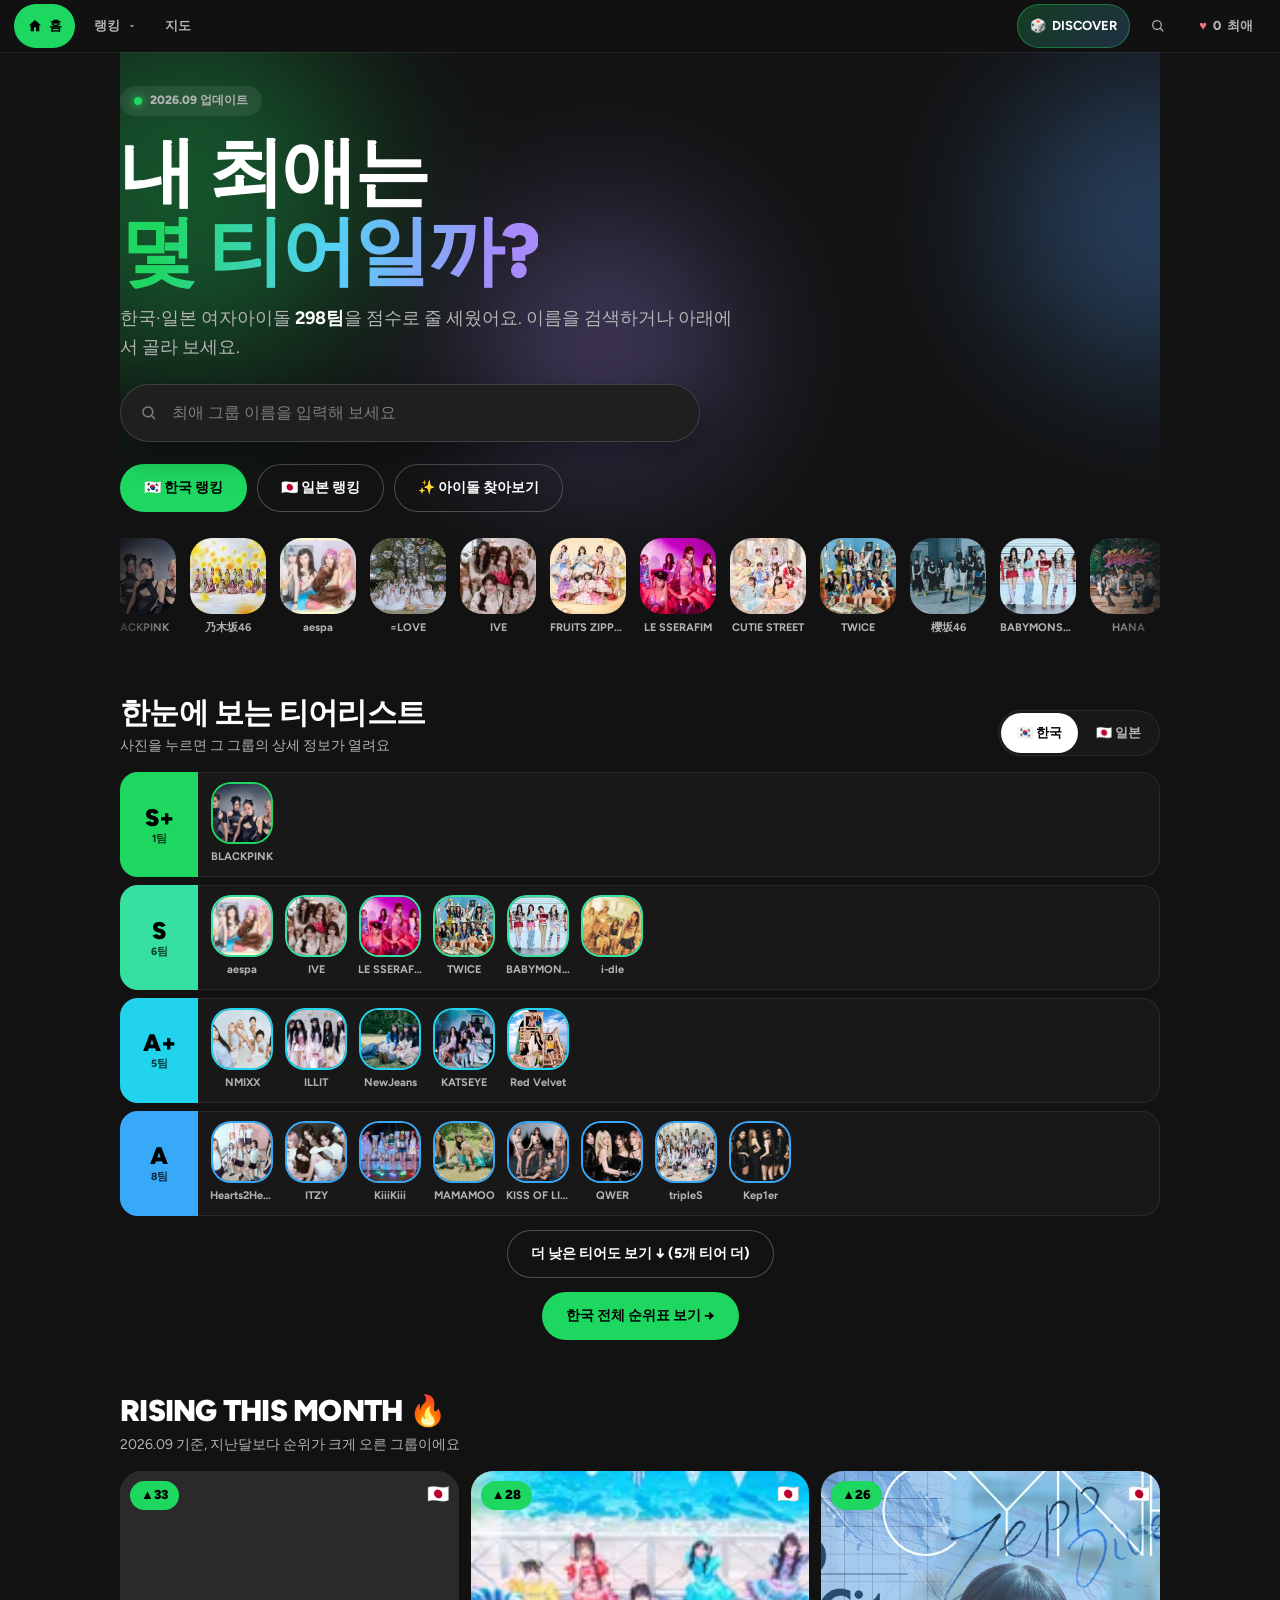
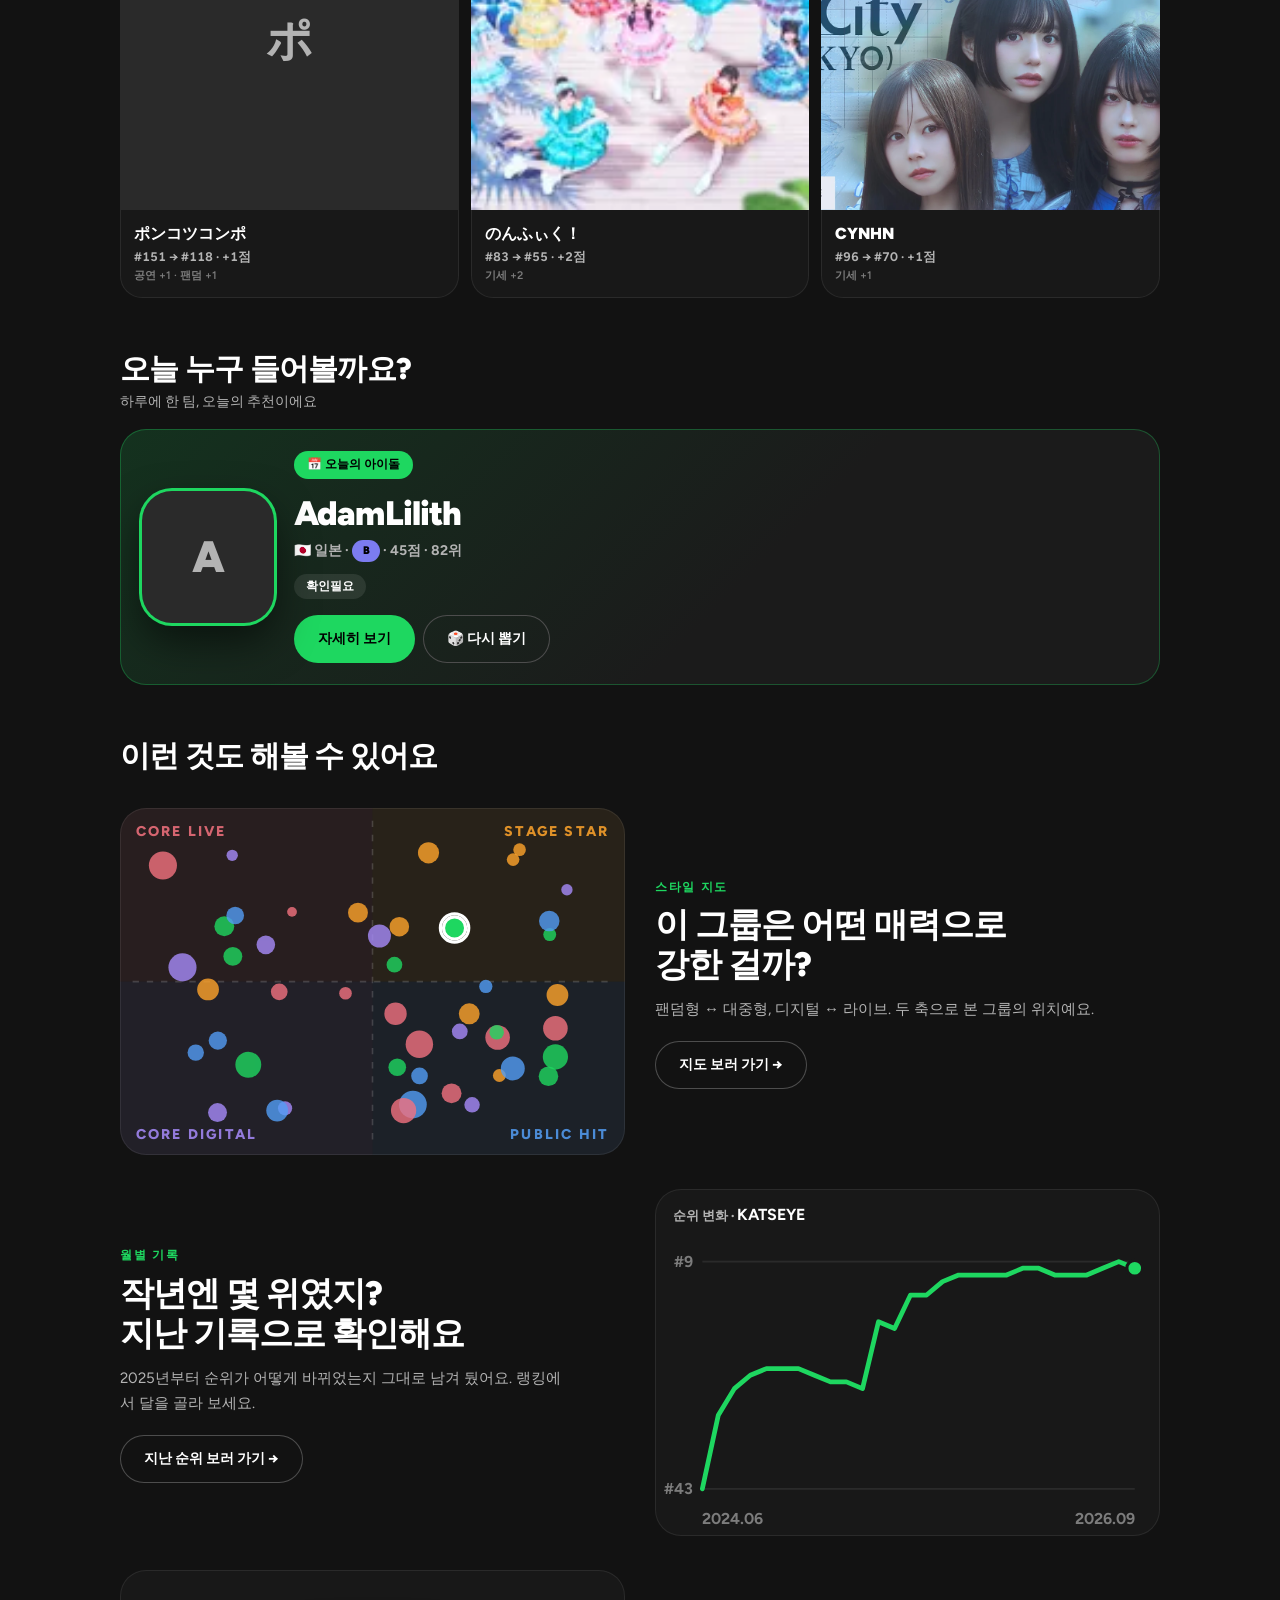
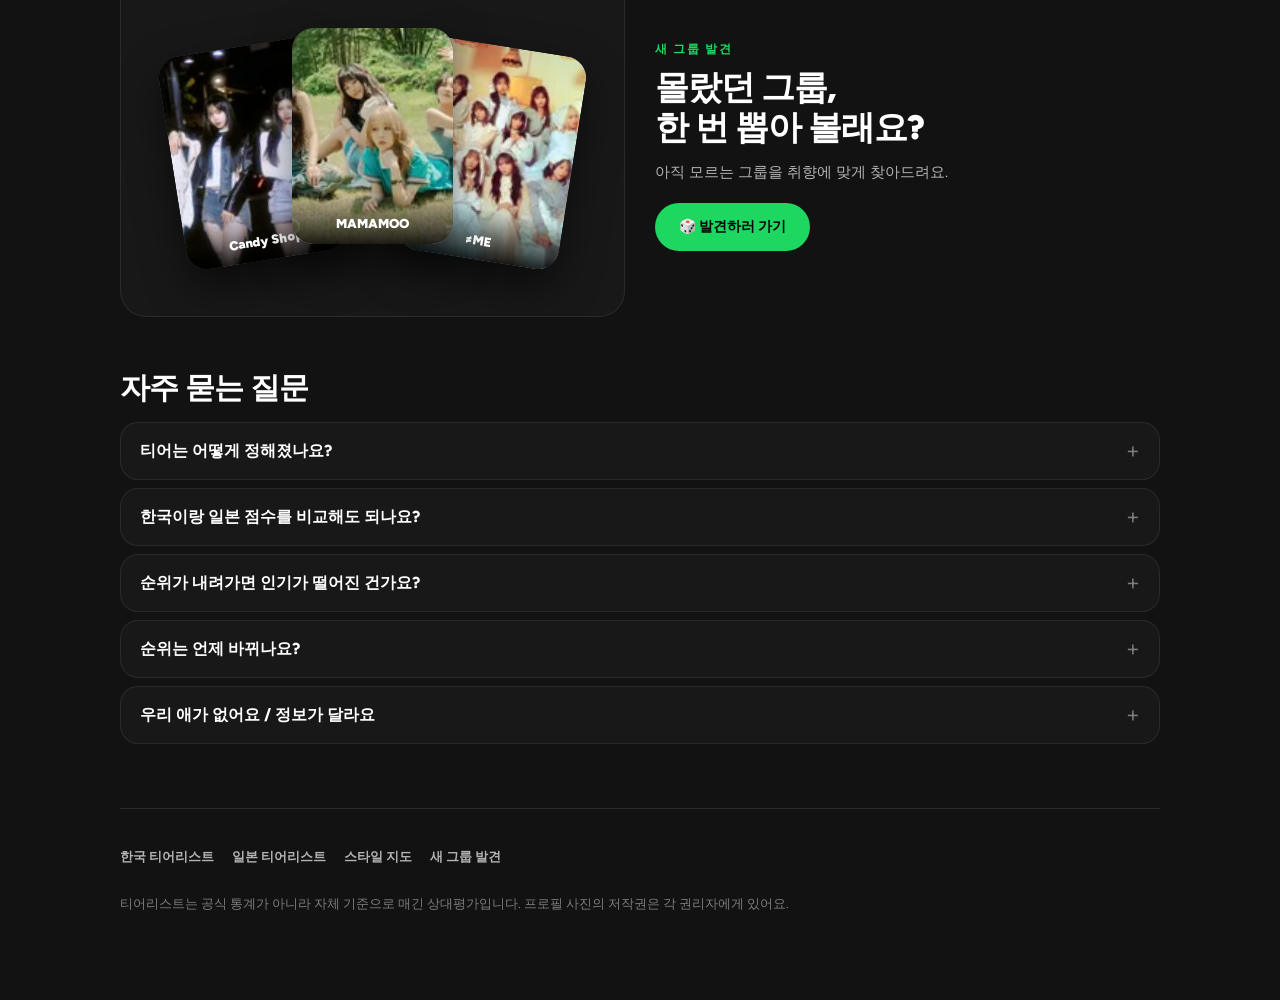
<file: index.html>
<!DOCTYPE html>
<html lang="ko" data-theme="dark">
<head>
<meta charset="utf-8">
<meta name="viewport" content="width=device-width, initial-scale=1">
<title>여자아이돌 티어리스트</title>
<link rel="icon" type="image/png" sizes="32x32" href="icons/kr-32.png">
<link rel="apple-touch-icon" href="icons/kr-180.png">
<meta name="theme-color" content="#121212">
<meta name="description" content="내 최애는 몇 티어일까? 한국·일본 여자아이돌 298팀의 티어리스트. 지난 순위, 스타일 지도, 새 그룹 발견까지 한곳에서.">
<meta property="og:type" content="website">
<meta property="og:title" content="여자아이돌 티어리스트">
<meta property="og:description" content="내 최애는 몇 티어일까? 한국·일본 여자아이돌 298팀의 티어리스트.">
<meta property="og:image" content="https://rererererete45.github.io/idol_tier_2026/icons/kr-192.png">
<meta property="og:url" content="https://rererererete45.github.io/idol_tier_2026/">
<meta name="twitter:card" content="summary">
<link rel="manifest" href="manifest.webmanifest">
<link rel="preconnect" href="https://fonts.googleapis.com">
<link rel="preconnect" href="https://fonts.gstatic.com" crossorigin>
<link href="https://fonts.googleapis.com/css2?family=Figtree:wght@400;600;700;900&display=swap" rel="stylesheet">
<link rel="stylesheet" href="css/home.css?v=20260975">
</head>
<body>
<noscript><p style="margin:0;padding:12px 16px;background:#2a2a2a;color:#ffcf8a;font-size:13px">이 사이트는 JavaScript가 필요해요. 브라우저에서 JavaScript를 켜 주세요.</p></noscript>
<script src="js/site-nav.js?v=20260975"></script>
<div class="wrap">

<section class="hero" aria-labelledby="ttl">
  <div class="aurora" aria-hidden="true"><span></span><span></span><span></span></div>
  <span class="chip"><i></i><span>2026.09 업데이트</span></span>
  <h1 id="ttl"><span class="w" style="--i:0">내 최애는</span><br><span class="w grad" style="--i:1">몇 티어일까?</span></h1>
  <p class="lead">한국·일본 여자아이돌 <b id="totalN">298팀</b>을 점수로 줄 세웠어요. 이름을 검색하거나 아래에서 골라 보세요.</p>

  <div class="find" role="search">
    <svg viewBox="0 0 24 24" aria-hidden="true"><path d="M10.5 3a7.5 7.5 0 015.9 12.1l4.3 4.3-1.4 1.4-4.3-4.3A7.5 7.5 0 1110.5 3zm0 2a5.5 5.5 0 100 11 5.5 5.5 0 000-11z"/></svg>
    <input id="q" type="search" placeholder="최애 그룹 이름을 입력해 보세요" autocomplete="off" aria-label="그룹 이름 검색" aria-controls="fr" aria-expanded="false">
    <ul class="fr" id="fr" role="listbox" hidden></ul>
  </div>

  <div class="herocta">
    <a class="btn g" href="./kr">🇰🇷 한국 랭킹</a>
    <a class="btn" href="./jp">🇯🇵 일본 랭킹</a>
    <a class="btn" href="?discover=1" data-discover>✨ 아이돌 찾아보기</a>
  </div>
  <div class="belt" aria-label="그룹 미리보기">
    <div class="belt-track" id="belt"></div>
  </div>
</section>

<section class="sec rv" aria-labelledby="ladT">
  <div class="sec-h">
    <div><h2 id="ladT">한눈에 보는 티어리스트</h2><p>사진을 누르면 그 그룹의 상세 정보가 열려요</p></div>
    <div class="seg" role="group" aria-label="나라 선택"><button type="button" data-c="KR" aria-pressed="true">🇰🇷 한국</button><button type="button" data-c="JP" aria-pressed="false">🇯🇵 일본</button></div>
  </div>
  <div class="ladder" id="ladder"><div class="sk" style="height:110px"></div><div class="sk" style="height:110px"></div><div class="sk" style="height:110px"></div></div>
  <div class="expand"><button class="btn" type="button" id="expand" hidden>더 낮은 티어도 보기 ↓</button></div>
  <div class="expand"><a class="btn g" id="fullList" href="./kr">전체 순위표 보기 →</a></div>
</section>

<section class="sec rv" id="risersSec" aria-labelledby="risT" hidden>
  <div class="sec-h"><div><h2 id="risT">RISING THIS MONTH 🔥</h2><p id="risSub">지난달보다 순위가 크게 오른 그룹이에요</p></div></div>
  <div class="rail" id="rail" aria-label="이번 달 급상승 그룹"></div>
</section>

<section class="sec rv" aria-labelledby="tdT">
  <div class="sec-h"><div><h2 id="tdT">오늘 누구 들어볼까요?</h2><p>하루에 한 팀, 오늘의 추천이에요</p></div></div>
  <div class="today" id="today"><div class="sk" style="width:132px;height:132px;border-radius:30px"></div><div><div class="sk" style="height:24px;width:60%"></div><div class="sk" style="height:16px;width:40%;margin-top:12px"></div></div></div>
</section>

<section class="sec" aria-labelledby="ftT">
  <div class="sec-h rv"><div><h2 id="ftT">이런 것도 해볼 수 있어요</h2></div></div>

  <div class="feat rv">
    <div class="fv mapv" id="mapV" aria-hidden="true"></div>
    <div class="ft" style="--ac:#1ed760">
      <span class="k">스타일 지도</span>
      <h3>이 그룹은 어떤 매력으로<br>강한 걸까?</h3>
      <p>팬덤형 ↔ 대중형, 디지털 ↔ 라이브. 두 축으로 본 그룹의 위치예요.</p>
      <a class="btn" href="./map">지도 보러 가기 →</a>
    </div>
  </div>

  <div class="feat rev rv">
    <div class="fv histv" id="histV"><div class="ph">불러오는 중…</div></div>
    <div class="ft" style="--ac:#1ed760">
      <span class="k">월별 기록</span>
      <h3>작년엔 몇 위였지?<br>지난 기록으로 확인해요</h3>
      <p>2025년부터 순위가 어떻게 바뀌었는지 그대로 남겨 뒀어요. 랭킹에서 달을 골라 보세요.</p>
      <a class="btn" href="./kr">지난 순위 보러 가기 →</a>
    </div>
  </div>

  <div class="feat rv">
    <div class="fv" id="fanV" aria-hidden="true"><div class="fan"></div></div>
    <div class="ft" style="--ac:#1ed760">
      <span class="k">새 그룹 발견</span>
      <h3>몰랐던 그룹,<br>한 번 뽑아 볼래요?</h3>
      <p>아직 모르는 그룹을 취향에 맞게 찾아드려요.</p>
      <a class="btn g" href="?discover=1" data-discover>🎲 발견하러 가기</a>
    </div>
  </div>
</section>

<section class="sec rv" aria-labelledby="faqT">
  <div class="sec-h"><div><h2 id="faqT">자주 묻는 질문</h2></div></div>
  <div class="faq">
    <details><summary>티어는 어떻게 정해졌나요?</summary><p>음원, 음반·팬덤, 공연, 인지도, 요즘 기세 같은 항목에 점수를 매기고 합쳐서 100점 만점으로 환산했어요. 90점 이상이 S+, 80점대가 S예요. 공식 통계가 아니라 같은 기준으로 매긴 상대평가라서, ±2~3점 차이는 같은 급으로 봐 주세요.</p></details>
    <details><summary>한국이랑 일본 점수를 비교해도 되나요?</summary><p>비교하지 마세요. 두 나라는 시장 구조가 달라서 항목과 배점을 다르게 뒀어요. 한국은 음원·음반이, 일본은 공연·현장이 더 크게 반영돼요. 그래서 한국 S와 일본 S는 같은 급이 아니에요.</p></details>
    <details><summary>순위가 내려가면 인기가 떨어진 건가요?</summary><p>꼭 그렇진 않아요. 신인이 새로 들어오면 순위가 밀릴 수 있고, 점수는 그대로여도 다른 그룹이 올라오면 내려가기도 해요. 순위는 그 달 시장 안에서의 상대적인 위치예요.</p></details>
    <details><summary>순위는 언제 바뀌나요?</summary><p>한 달에 한 번, 월말 기준으로 업데이트해요. 지난 달 기록은 그대로 남아 있어서 지난 순위에서 다시 볼 수 있어요.</p></details>
    <details><summary>우리 애가 없어요 / 정보가 달라요</summary><p>자료를 계속 보강하고 있어요. 빠진 그룹이나 틀린 정보가 있으면 알려 주세요.</p></details>
  </div>
</section>

<footer>
  <nav aria-label="사이트 메뉴"><a href="./kr">한국 티어리스트</a><a href="./jp">일본 티어리스트</a><a href="./map">스타일 지도</a><a href="?discover=1" data-discover>새 그룹 발견</a></nav>
  <p>티어리스트는 공식 통계가 아니라 자체 기준으로 매긴 상대평가입니다. 프로필 사진의 저작권은 각 권리자에게 있어요.</p>
</footer>
</div>

<script>
(function () {
  'use strict';
  var REDUCED = window.matchMedia && matchMedia('(prefers-reduced-motion: reduce)').matches;
  var vm = document.querySelector('script[src*="site-nav.js"]').src.match(/v=(\d+)/), V = vm ? vm[1] : '';
  var PAGE = { KR: 'kr', JP: 'jp' }, FLAG = { KR: '🇰🇷', JP: '🇯🇵' };
  var TIERS = ['S+', 'S', 'A+', 'A', 'B+', 'B', 'C+', 'C', 'D+', 'D'];
  var TC = { 'S+': '#1ed760', 'S': '#36e0a0', 'A+': '#22d3ee', 'A': '#38a8f8', 'B+': '#5b8def', 'B': '#7c7cf0', 'C+': '#a78bfa', 'C': '#b592e8', 'D+': '#8b95a7', 'D': '#5f6b7d' };
  var G = { KR: [], JP: [] }, IMG = {}, all = [];
  var $ = function (id) { return document.getElementById(id); };
  function esc(s) { return String(s).replace(/[&<>"]/g, function (c) { return { '&': '&amp;', '<': '&lt;', '>': '&gt;', '"': '&quot;' }[c]; }); }
  function loadScript(src) { return new Promise(function (res, rej) { var s = document.createElement('script'); s.src = src + '?v=' + V; s.onload = res; s.onerror = rej; document.head.appendChild(s); }); }
  function href(g) { return PAGE[g.c] + '?id=' + encodeURIComponent(g.id) + '&group=' + encodeURIComponent(g.name); }
  function photo(g) { var im = IMG[g.c] && IMG[g.c][g.name]; return im && im.img ? im.img : ''; }
  function av(g, cls, style) {
    var p = photo(g);
    return '<span class="av ' + (cls || '') + '"' + (style ? ' style="' + style + '"' : '') + '>' + esc(g.name.charAt(0)) + (p ? '<img alt="" loading="lazy" src="' + esc(p) + '" onerror="this.remove()">' : '') + '</span>';
  }
  function tchip(t) { return '<span class="tchip" style="background:' + (TC[t] || '#777') + '">' + esc(t) + '</span>'; }
  function seeded(n) { return function () { n |= 0; n = n + 0x6D2B79F5 | 0; var t = Math.imul(n ^ n >>> 15, 1 | n); t = t + Math.imul(t ^ t >>> 7, 61 | t) ^ t; return ((t ^ t >>> 14) >>> 0) / 4294967296; }; }

  /* ---------- 스크롤에 맞춰 나타나기 ---------- */
  var io = 'IntersectionObserver' in window ? new IntersectionObserver(function (es) {
    es.forEach(function (e) { if (e.isIntersecting) { e.target.classList.add('in'); io.unobserve(e.target); if (e.target._onin) e.target._onin(); } });
  }, { threshold: .12, rootMargin: '0px 0px -8% 0px' }) : null;
  function reveal(n) { if (!io || REDUCED) { n.classList.add('in'); if (n._onin) n._onin(); } else io.observe(n); }
  Array.prototype.forEach.call(document.querySelectorAll('.rv'), reveal);

  /* ---------- 데이터 ---------- */
  function norm(c, r) {
    var songs = r['대표곡목록'] || [];
    return { c: c, id: r.id, name: r['그룹'], rank: r['순위'], tier: r['티어'], score: r['총점'], style: String(r['스타일'] || '').split(/[\/,·]/).map(function (s) { return s.trim(); }).filter(Boolean),
      active: !/활동종료|해산(?!예정)/.test(r['활동상태'] || ''), song: songs[0] && songs[0].spotify_url || '' };
  }
  var ALIAS = { KR: {}, JP: {} };
  Promise.all([
    fetch('data/kr_db.json?v=' + V).then(function (r) { return r.json(); }),
    fetch('data/jp_db.json?v=' + V).then(function (r) { return r.json(); }),
    fetch('data/namu_images.json?v=' + V).then(function (r) { return r.json(); }).catch(function () { return {}; }),
    fetch('data/aliases.json?v=' + V).then(function (r) { return r.json(); }).catch(function () { return { KR: {}, JP: {} }; })
  ]).then(function (r) {
    var kr = r[0].korea || r[0], jp = Array.isArray(r[1]) ? r[1] : (r[1].japan || []);
    G.KR = kr.map(function (x) { return norm('KR', x); }); G.JP = jp.map(function (x) { return norm('JP', x); });
    ['KR', 'JP'].forEach(function (c) { G[c].sort(function (a, b) { return a.rank - b.rank || (a.id < b.id ? -1 : 1); }); });
    IMG = r[2]; ALIAS = r[3] || ALIAS; all = G.KR.concat(G.JP);
    var totalEl = $('totalN'); if (totalEl) totalEl.textContent = all.length + '팀';
    buildBelt(); renderLadder(); pickToday(false); buildFan(); buildMap();
  }).catch(function () {
    $('ladder').innerHTML = '<p style="color:var(--tx2);font-size:14px">데이터를 불러오지 못했어요. 새로고침해 주세요.</p>';
    $('today').closest('section').hidden = true;
  });

  /* ---------- 검색: 그룹 이름 + 한글·영문 별칭("에스파"로 aespa 찾기) ---------- */
  var q = $('q'), fr = $('fr'), on = -1;
  function nameHits(g, v) { // 0=이름/별칭이 v로 시작, 1=포함, -1=매치 없음
    var n = g.name.toLowerCase(), i = n.indexOf(v);
    if (i === 0) return 0; if (i > 0) return 1;
    var al = (ALIAS[g.c] || {})[g.id] || [];
    for (var k = 0; k < al.length; k++) {
      var a = al[k].toLowerCase(), j = a.indexOf(v);
      if (j === 0) return 0; if (j > 0) return 1;
    }
    return -1;
  }
  function results() {
    var v = q.value.trim().toLowerCase(); if (!v) { fr.hidden = true; q.setAttribute('aria-expanded', 'false'); return; }
    var list = all.map(function (g) { return { g: g, hit: nameHits(g, v) }; }).filter(function (x) { return x.hit >= 0; })
      .sort(function (a, b) { return a.hit - b.hit || a.g.rank - b.g.rank; }).map(function (x) { return x.g; }).slice(0, 7);
    on = list.length ? 0 : -1;
    fr.innerHTML = list.length ? list.map(function (g, i) {
      return '<li role="option"><a href="' + href(g) + '" class="' + (i === 0 ? 'on' : '') + '">' + av(g, '', 'width:38px;height:38px;border-radius:12px') + '<span class="nm">' + esc(g.name) + '</span>' + tchip(g.tier) + '<small>' + FLAG[g.c] + ' ' + g.score + '점</small></a></li>';
    }).join('') : '<li class="none">찾는 그룹이 없어요. 이름을 다시 확인해 주세요.</li>';
    fr.hidden = false; q.setAttribute('aria-expanded', 'true');
  }
  q.addEventListener('input', results);
  q.addEventListener('focus', function () { if (q.value.trim()) results(); });
  q.addEventListener('keydown', function (e) {
    var items = fr.querySelectorAll('a');
    if (e.key === 'ArrowDown' || e.key === 'ArrowUp') { e.preventDefault(); if (!items.length) return; on = (on + (e.key === 'ArrowDown' ? 1 : -1) + items.length) % items.length; Array.prototype.forEach.call(items, function (a, i) { a.classList.toggle('on', i === on); }); }
    else if (e.key === 'Enter' && items[on]) { e.preventDefault(); items[on].click(); }
    else if (e.key === 'Escape') { fr.hidden = true; q.setAttribute('aria-expanded', 'false'); }
  });
  document.addEventListener('click', function (e) { if (!fr.hidden && !e.target.closest('.find')) { fr.hidden = true; q.setAttribute('aria-expanded', 'false'); } });

  /* ---------- 흐르는 사진 띠: 두 나라 상위 그룹을 번갈아 ---------- */
  function buildBelt() {
    var mix = [], i;
    for (i = 0; i < 14; i++) { if (G.KR[i]) mix.push(G.KR[i]); if (G.JP[i]) mix.push(G.JP[i]); }
    var h = mix.map(function (g) { return '<a class="bi" href="' + href(g) + '" title="' + esc(g.name) + '" tabindex="-1">' + av(g) + '<span class="n">' + esc(g.name) + '</span></a>'; }).join('');
    $('belt').innerHTML = h + h; // 이어 붙여 끊김 없이 흐르게
  }

  /* ---------- 티어리스트 사다리 ---------- */
  var lad = { c: 'KR', all: false };
  function renderLadder() {
    var list = G[lad.c], by = {}, box = $('ladder');
    list.forEach(function (g) { (by[g.tier] = by[g.tier] || []).push(g); });
    var tiers = TIERS.filter(function (t) { return by[t]; }), shown = lad.all ? tiers : tiers.slice(0, 4);
    box.innerHTML = shown.map(function (t) {
      return '<div class="trow pop" style="--tc:' + TC[t] + '"><div class="tlab">' + esc(t) + '<small>' + by[t].length + '팀</small></div><div class="tsc" role="list">'
        + by[t].map(function (g, i) { return '<a class="tg" role="listitem" style="--i:' + Math.min(i, 24) + '" href="' + href(g) + '" title="' + esc(g.name) + ' · ' + g.score + '점">' + av(g) + '<span class="n">' + esc(g.name) + '</span></a>'; }).join('') + '</div></div>';
    }).join('');
    var ex = $('expand'); ex.hidden = tiers.length <= 4; ex.textContent = lad.all ? '위쪽만 보기 ↑' : '더 낮은 티어도 보기 ↓ (' + (tiers.length - 4) + '개 티어 더)';
    $('fullList').setAttribute('href', './' + PAGE[lad.c]); $('fullList').textContent = (lad.c === 'KR' ? '한국' : '일본') + ' 전체 순위표 보기 →';
    Array.prototype.forEach.call(document.querySelectorAll('.seg button'), function (b) { b.setAttribute('aria-pressed', b.getAttribute('data-c') === lad.c); });
  }
  document.querySelector('.seg').addEventListener('click', function (e) { var b = e.target.closest('button'); if (b && b.getAttribute('data-c') !== lad.c) { lad.c = b.getAttribute('data-c'); lad.all = false; renderLadder(); } });
  $('expand').addEventListener('click', function () { lad.all = !lad.all; renderLadder(); });

  /* ---------- 월별 기록(rank-history.js)은 한 번만 불러온다 ---------- */
  var rhP = loadScript('js/rank-history.js');

  // RISING THIS MONTH: 마지막 두 달을 비교해 최대 3팀만. 점수가 한꺼번에 크게 뒤바뀐 구간(breaks)은 보여주지 않는다.
  var METRIC_LABEL = {
    KR: { domestic_digital: '국내음원', album_fandom: '음반·팬덤', performance: '공연', global: '글로벌', recognition: '인지도', momentum: '기세' },
    JP: { live: '공연', fandom: '팬덤', recognition: '인지도', streaming_sns: 'SNS', momentum: '기세', industry: '업계' }
  };
  rhP.then(function () {
    return Promise.all([RankHistory.loadRecent('KR', 2), RankHistory.loadRecent('JP', 2), RankHistory.loadBreaks()]);
  }).then(function (r) {
    var out = [], month = '', ok = false;
    ['KR', 'JP'].forEach(function (c, i) {
      var snaps = r[i]; if (snaps.length < 2) return;
      var prevSnap = snaps[snaps.length - 2], curSnap = snaps[snaps.length - 1];
      if ((r[2][c] || []).some(function (x) { return x.from === prevSnap.meta.period && x.to === curSnap.meta.period; })) return;
      var prevById = {}; prevSnap.groups.forEach(function (g) { prevById[g.id] = g; });
      var d = RankHistory.deltasFromSnapshots(snaps); month = RankHistory.fmtPeriod(curSnap.meta.period); ok = true;
      curSnap.groups.forEach(function (g) {
        var x = d[g.id]; if (!x || x.kind !== 'up' || !(x.movement > 0)) return;
        var p = prevById[g.id], deltas = [];
        if (p && p.metrics && g.metrics) {
          Object.keys(METRIC_LABEL[c]).forEach(function (k) { var dv = g.metrics[k] - p.metrics[k]; if (dv > 0) deltas.push(METRIC_LABEL[c][k] + ' +' + dv); });
        }
        out.push({ c: c, id: g.id, name: g.group, tier: g.tier, rank: g.rank, prev: x.prevRank, n: x.n, mv: x.movement, scoreDelta: x.scoreDelta, deltas: deltas.slice(0, 2) });
      });
    });
    if (!ok || !out.length) { $('risersSec').hidden = true; return; }
    out.sort(function (a, b) { return b.mv - a.mv || a.id.localeCompare(b.id); });
    $('risSub').textContent = month + ' 기준, 지난달보다 순위가 크게 오른 그룹이에요';
    $('rail').innerHTML = out.slice(0, 3).map(function (g) {
      return '<a class="mc" href="' + href(g) + '"><span class="ph">' + av(g) + '<span class="up">▲' + g.n + '</span><span class="fl">' + FLAG[g.c] + '</span></span><span class="bd"><span class="nm">' + esc(g.name) + '</span><span class="mt">#' + g.prev + ' → #' + g.rank + (g.scoreDelta > 0 ? ' · +' + g.scoreDelta + '점' : '') + '</span>' + (g.deltas.length ? '<span class="mt2">' + esc(g.deltas.join(' · ')) + '</span>' : '') + '</span></a>';
    }).join('');
    $('risersSec').hidden = false;
  }).catch(function () { $('risersSec').hidden = true; });

  /* ---------- 오늘의 아이돌 (하루 고정 · 다시 뽑기) ---------- */
  var pool = function () { return all.filter(function (g) { return g.active; }); };
  function pickToday(random) {
    var p = pool(); if (!p.length) return;
    var g = random ? p[Math.floor(Math.random() * p.length)] : p[Math.floor(seeded(Math.floor(Date.now() / 864e5))() * p.length)];
    var t = $('today');
    function paint() {
      t.innerHTML = av(g, 'ph') + '<div class="bd"><span class="bdg">' + (random ? '🎲 방금 뽑은 그룹' : '📅 오늘의 아이돌') + '</span><h3>' + esc(g.name) + '</h3><p class="mt">' + FLAG[g.c] + ' ' + (g.c === 'KR' ? '한국' : '일본') + ' · ' + tchip(g.tier) + ' · ' + g.score + '점 · ' + g.rank + '위</p>'
        + '<div class="tg2">' + g.style.slice(0, 4).map(function (s) { return '<span>' + esc(s) + '</span>'; }).join('') + '</div>'
        + '<div class="ac"><a class="btn g" href="' + href(g) + '">자세히 보기</a>' + (g.song ? '<a class="btn" target="_blank" rel="noopener noreferrer" href="' + esc(g.song) + '">대표곡 들어보기 ▶</a>' : '') + '<button class="btn" type="button" id="again">🎲 다시 뽑기</button></div></div>';
      $('again').addEventListener('click', function () { pickToday(true); });
    }
    if (random && !REDUCED) { t.classList.remove('flip'); void t.offsetWidth; t.classList.add('flip'); setTimeout(paint, 270); } else paint();
  }

  /* ---------- 기능 소개 그림 ---------- */
  function buildMap() { // 지도: 사분면 안에서 점들이 천천히 떠다닌다(설명용 그림)
    var box = $('mapV'), r = seeded(7), W = 320, H = 220, svg = '<svg viewBox="0 0 ' + W + ' ' + H + '" preserveAspectRatio="xMidYMid slice">'
      + '<rect x="0" y="0" width="160" height="110" fill="#f3727f" fill-opacity=".07"/><rect x="160" y="0" width="160" height="110" fill="#ffa42b" fill-opacity=".07"/><rect x="160" y="110" width="160" height="110" fill="#539df5" fill-opacity=".07"/><rect x="0" y="110" width="160" height="110" fill="#a78bfa" fill-opacity=".07"/>'
      + '<line x1="160" y1="8" x2="160" y2="212" stroke="#fff" stroke-opacity=".16" stroke-dasharray="4 5"/><line x1="8" y1="110" x2="312" y2="110" stroke="#fff" stroke-opacity=".16" stroke-dasharray="4 5"/>'
      + '<g font-size="9" font-weight="800" letter-spacing="1.4" fill-opacity=".85"><text x="10" y="18" fill="#f3727f">CORE LIVE</text><text x="310" y="18" fill="#ffa42b" text-anchor="end">STAGE STAR</text><text x="10" y="210" fill="#a78bfa">CORE DIGITAL</text><text x="310" y="210" fill="#539df5" text-anchor="end">PUBLIC HIT</text></g>';
    var cols = ['#f3727f', '#ffa42b', '#539df5', '#a78bfa', '#1ed760'], i;
    for (i = 0; i < 46; i++) {
      var x = 24 + r() * 272, y = 26 + r() * 168, rad = 3 + r() * 6, c = cols[i % cols.length];
      svg += '<circle class="dot" style="--d:' + (r() * 7).toFixed(1) + ';--x:' + (r() * 14 - 7).toFixed(1) + 'px;--y:' + (r() * 14 - 7).toFixed(1) + 'px" cx="' + x.toFixed(1) + '" cy="' + y.toFixed(1) + '" r="' + rad.toFixed(1) + '" fill="' + c + '" fill-opacity=".8"/>';
    }
    svg += '<circle class="ring" cx="212" cy="76" r="9" fill="none" stroke="#fff" stroke-width="2"/><circle cx="212" cy="76" r="7" fill="#1ed760" stroke="#fff" stroke-width="2"/></svg>';
    box.innerHTML = svg;
  }
  function buildFan() { // 발견: 오늘 고른 세 팀의 카드
    var p = pool(), rnd = seeded(Math.floor(Date.now() / 864e5) + 3), pick = [], guard = 0;
    while (pick.length < 3 && p.length && guard++ < 50) { var g = p[Math.floor(rnd() * p.length)]; if (pick.indexOf(g) < 0) pick.push(g); }
    document.querySelector('#fanV .fan').innerHTML = pick.map(function (g) { return '<div class="fc">' + av(g) + '<span class="n">' + esc(g.name) + '</span></div>'; }).join('');
  }
  // 지난 순위: 실제 월별 기록에서 순위가 가장 크게 움직인 상위권 그룹을 선 그래프로 그린다(화면에 보일 때 불러온다)
  var histV = $('histV');
  histV._onin = function () {
    rhP.then(function () { return RankHistory.loadAll('KR'); }).then(function (snaps) {
      if (snaps.length < 3) throw new Error('few');
      var last = snaps[snaps.length - 1], best = null;
      last.groups.filter(function (g) { return g.rank <= 20; }).forEach(function (g) {
        var h = RankHistory.extractGroupHistory(snaps, g.id); if (h.length < 6) return;
        var rk = h.map(function (x) { return x.rank; }), range = Math.max.apply(null, rk) - Math.min.apply(null, rk);
        if (!best || range > best.range || (range === best.range && g.id < best.id)) best = { id: g.id, name: g.group, h: h, range: range };
      });
      if (!best) throw new Error('none');
      var W = 320, H = 220, L = 30, R = 16, T = 46, B = 30, h = best.h, rk = h.map(function (x) { return x.rank; });
      var lo = Math.min.apply(null, rk), hi = Math.max.apply(null, rk), m0 = RankHistory.monthIndex(h[0].period), m1 = RankHistory.monthIndex(h[h.length - 1].period);
      var xf = function (p) { return L + (RankHistory.monthIndex(p) - m0) / Math.max(1, m1 - m0) * (W - L - R); }, yf = function (v) { return T + (v - lo) / Math.max(1, hi - lo) * (H - T - B); };
      var d = h.map(function (x, i) { return (i ? 'L' : 'M') + xf(x.period).toFixed(1) + ' ' + yf(x.rank).toFixed(1); }).join(' ');
      var lastP = h[h.length - 1];
      histV.innerHTML = '<div class="lbl">순위 변화 · <b>' + esc(best.name) + '</b></div><svg viewBox="0 0 ' + W + ' ' + H + '" preserveAspectRatio="xMidYMid meet">'
        + [lo, hi].map(function (v) { return '<line x1="' + L + '" x2="' + (W - R) + '" y1="' + yf(v) + '" y2="' + yf(v) + '" stroke="#fff" stroke-opacity=".08"/><text x="' + (L - 6) + '" y="' + (yf(v) + 3.5) + '" fill="#7c7c7c" font-size="10" font-weight="700" text-anchor="end">#' + v + '</text>'; }).join('')
        + '<path class="line" pathLength="1" d="' + d + '" fill="none" stroke="#1ed760" stroke-width="3" stroke-linecap="round" stroke-linejoin="round"/>'
        + '<circle cx="' + xf(lastP.period) + '" cy="' + yf(lastP.rank) + '" r="5" fill="#1ed760" stroke="#181818" stroke-width="2"/>'
        + '<text x="' + L + '" y="' + (H - 8) + '" fill="#7c7c7c" font-size="10" font-weight="700">' + RankHistory.fmtPeriod(h[0].period) + '</text><text x="' + (W - R) + '" y="' + (H - 8) + '" fill="#7c7c7c" font-size="10" font-weight="700" text-anchor="end">' + RankHistory.fmtPeriod(lastP.period) + '</text></svg>';
      histV.classList.remove('in'); void histV.offsetWidth; histV.classList.add('in'); // 선이 그려지는 모션을 다시 시작
    }).catch(function () { histV.innerHTML = '<div class="ph">📈</div>'; });
  };
  reveal(histV);
})();
</script>
</body>
</html>
</file>
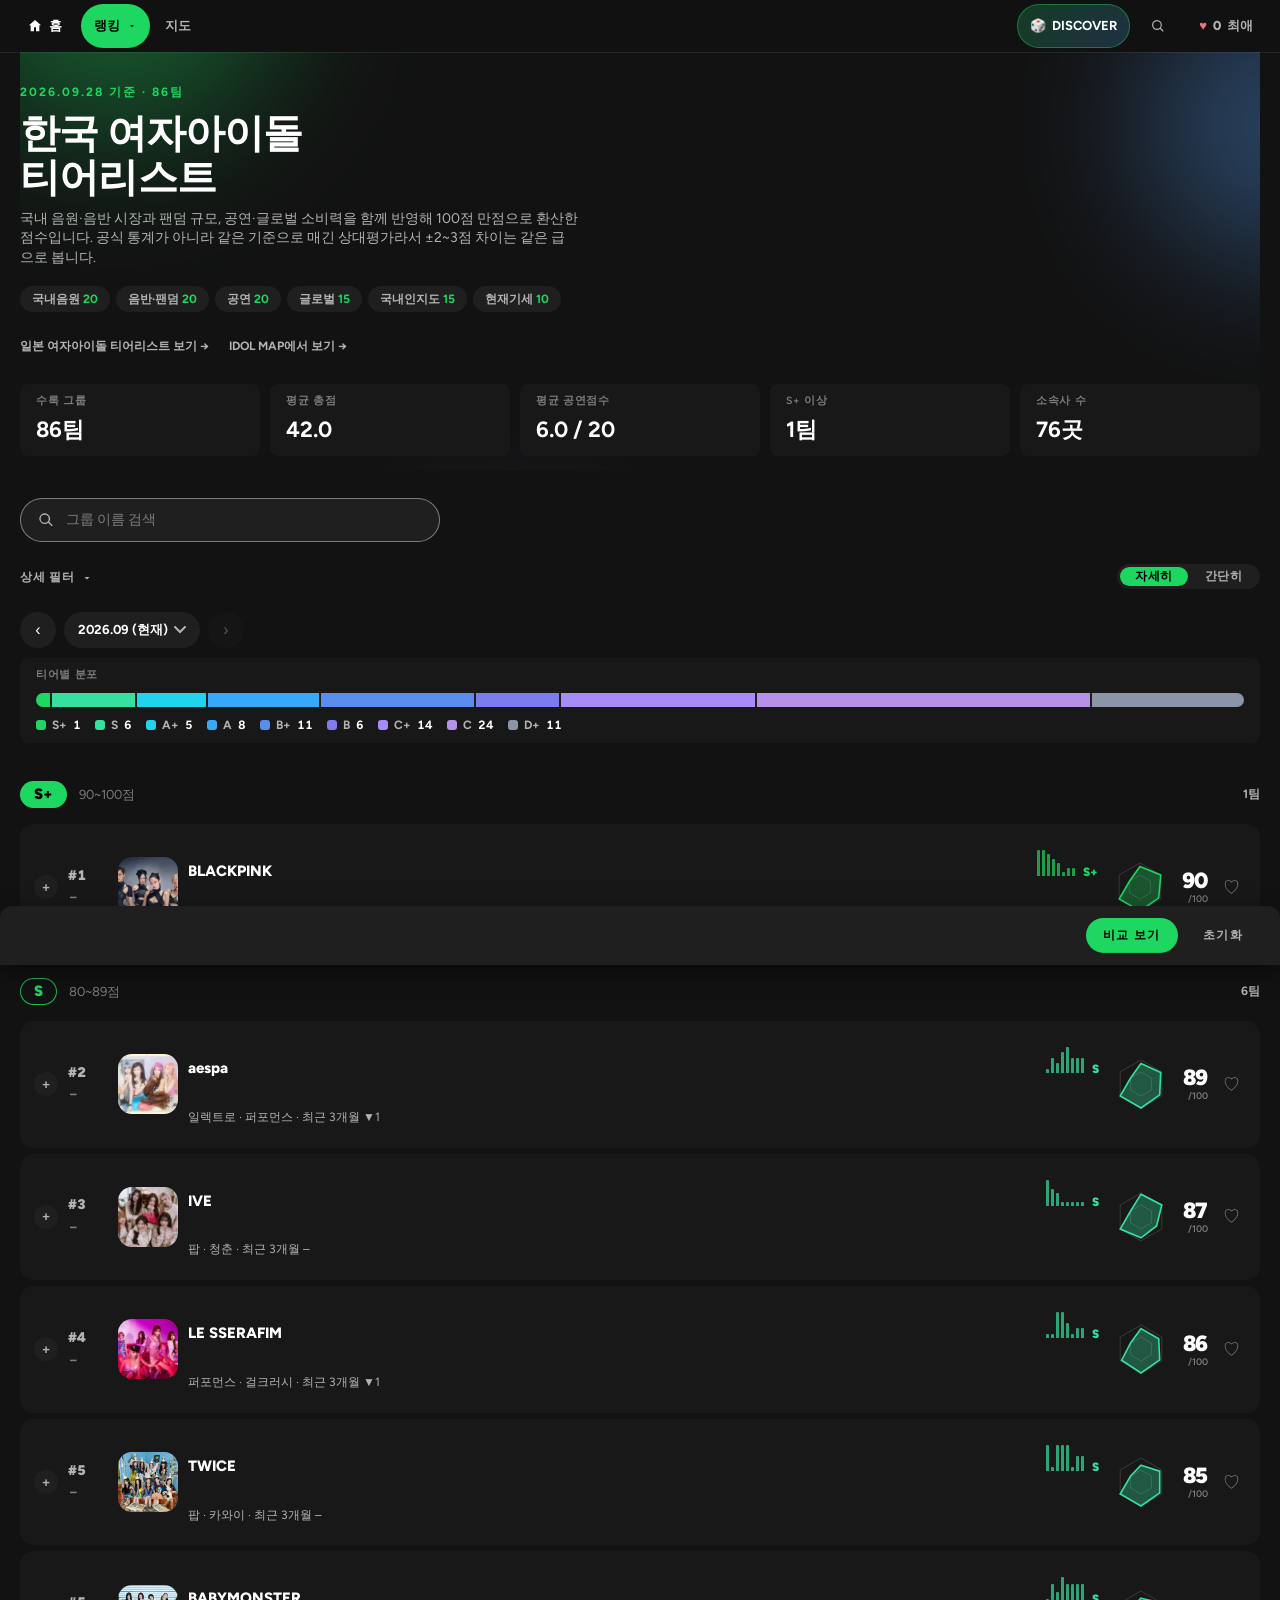
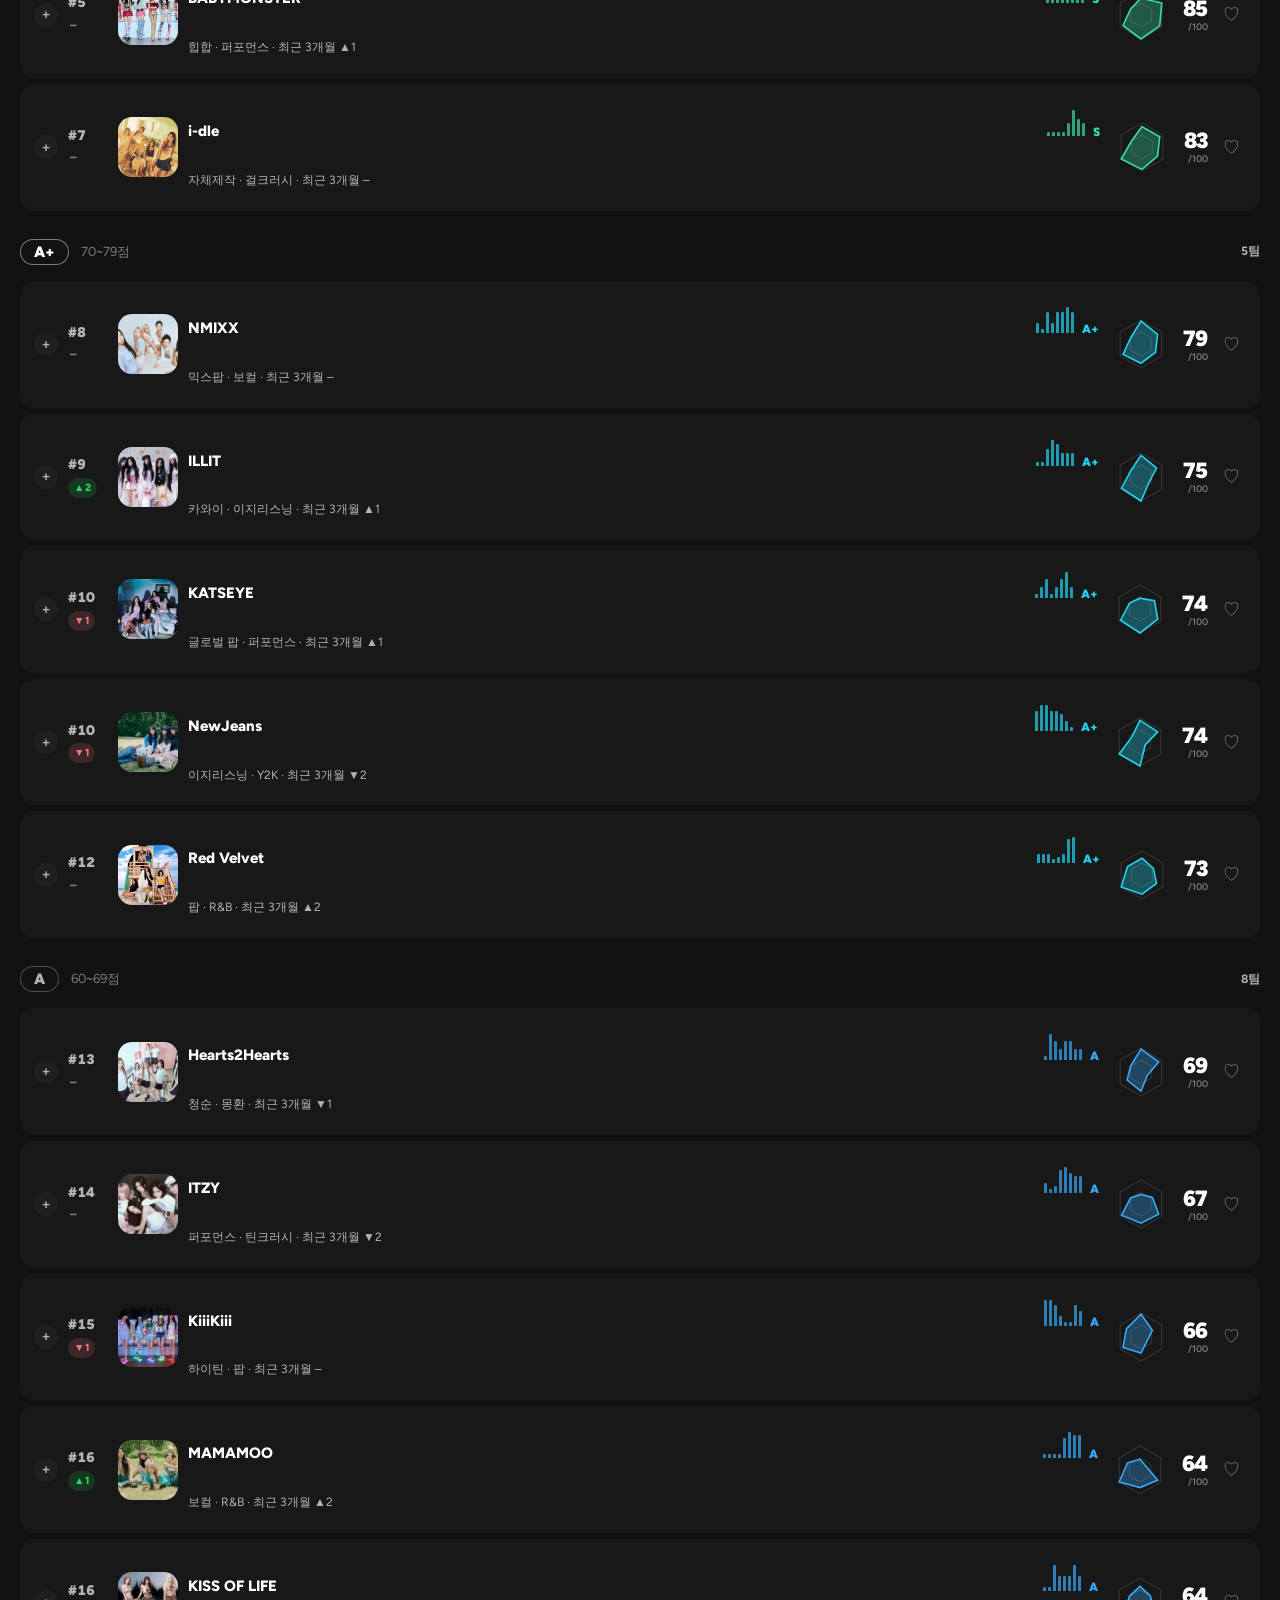
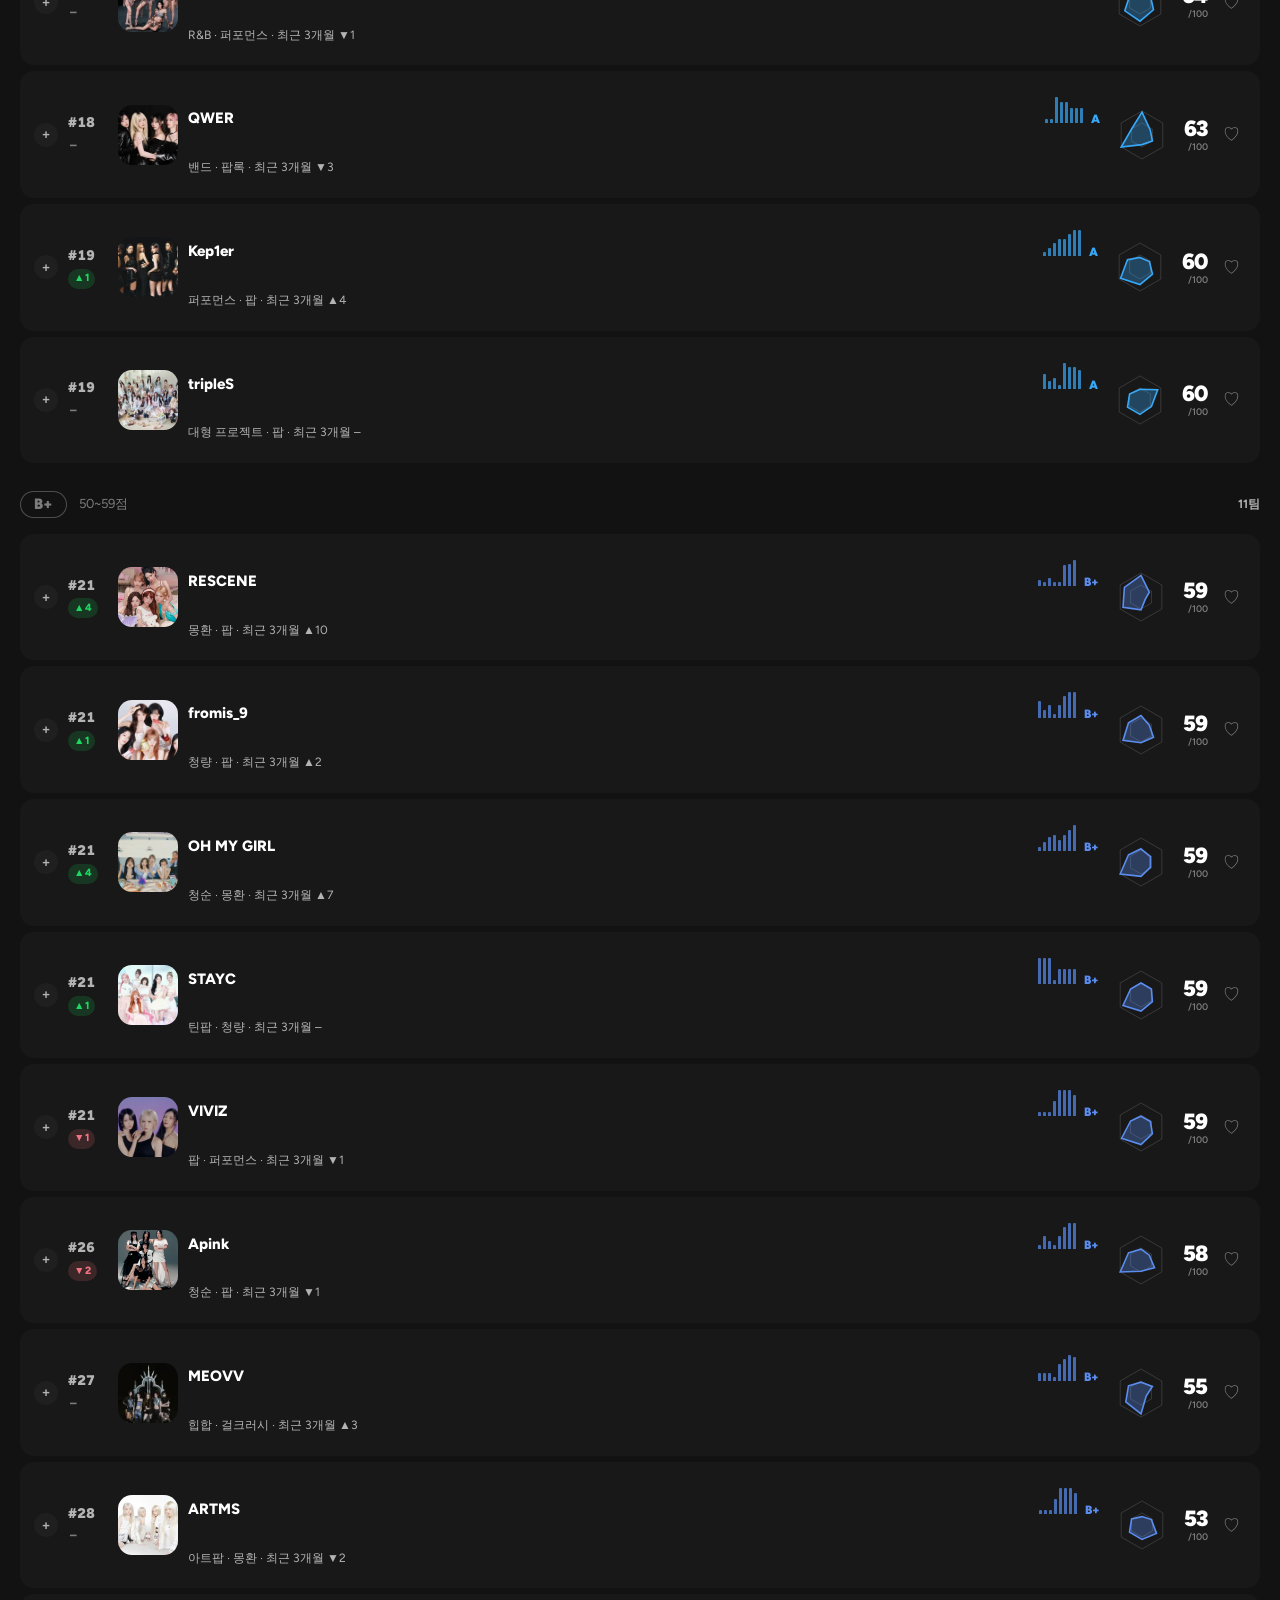
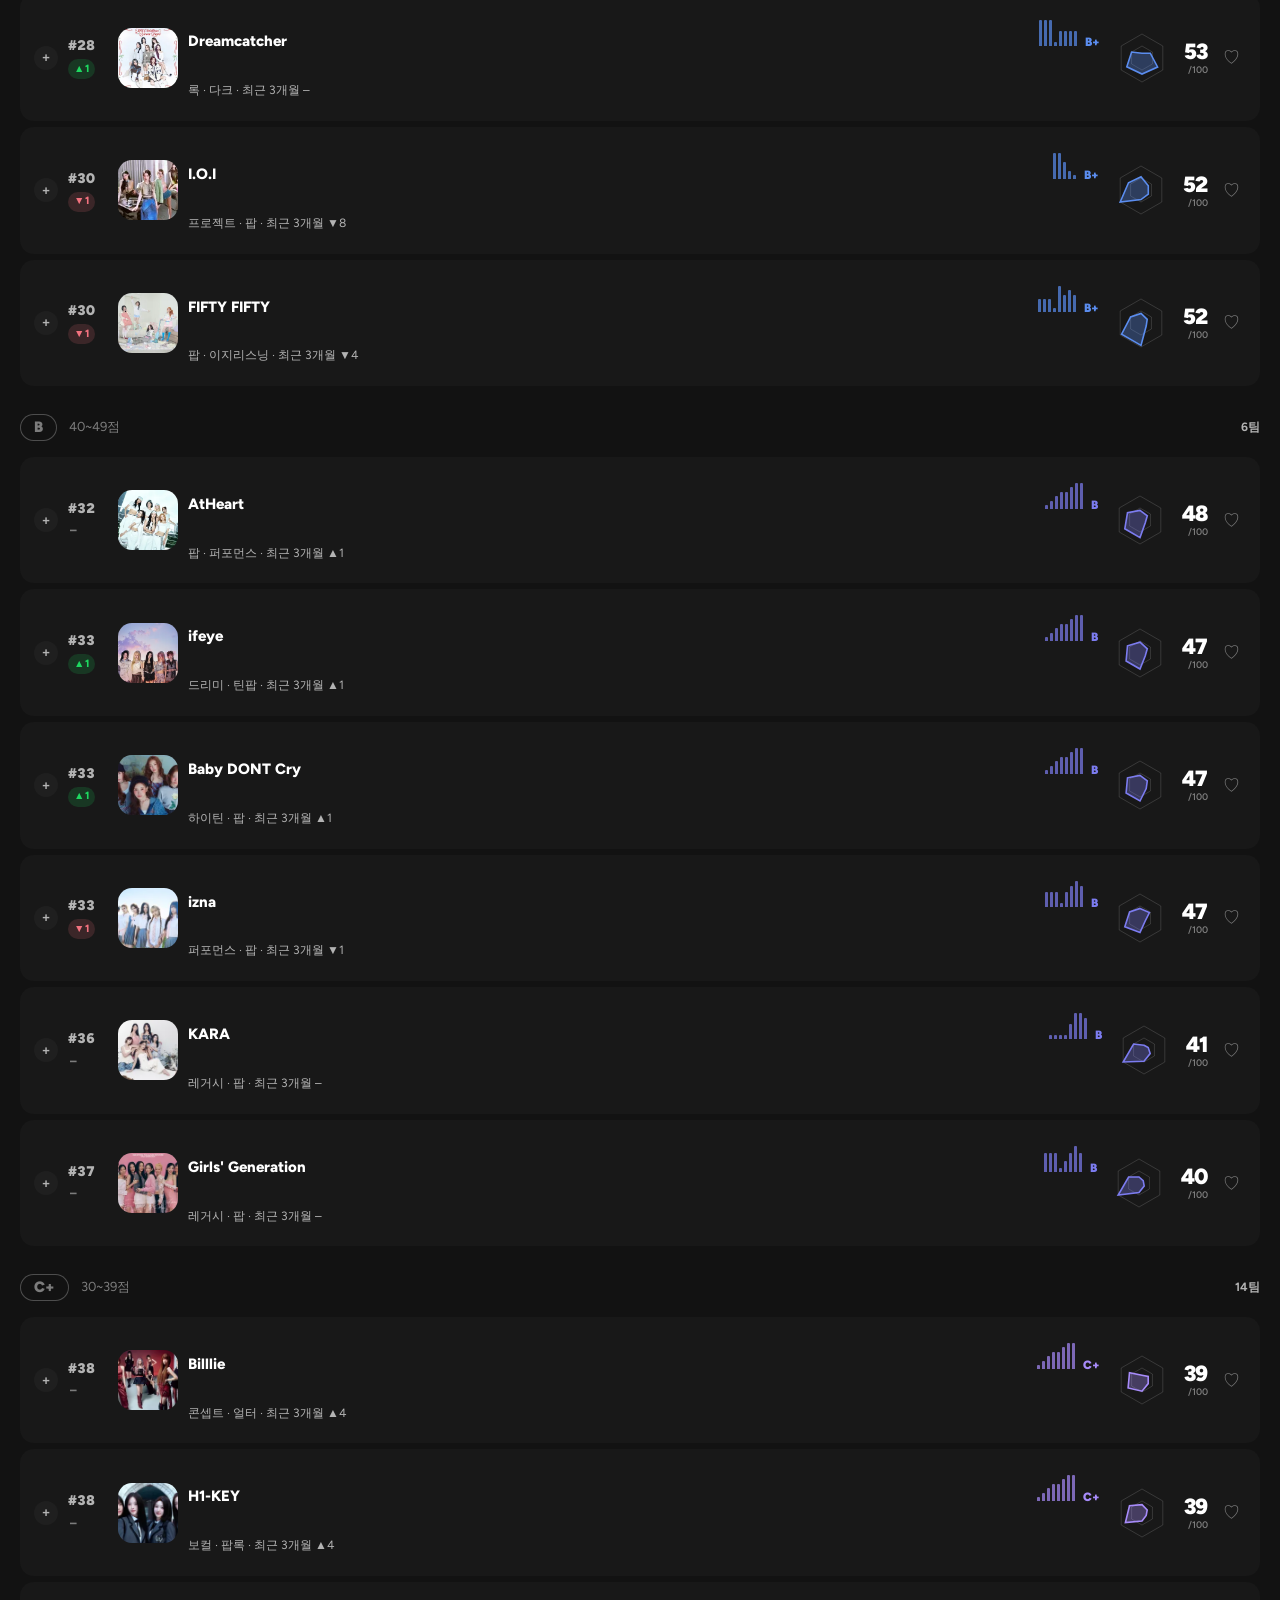
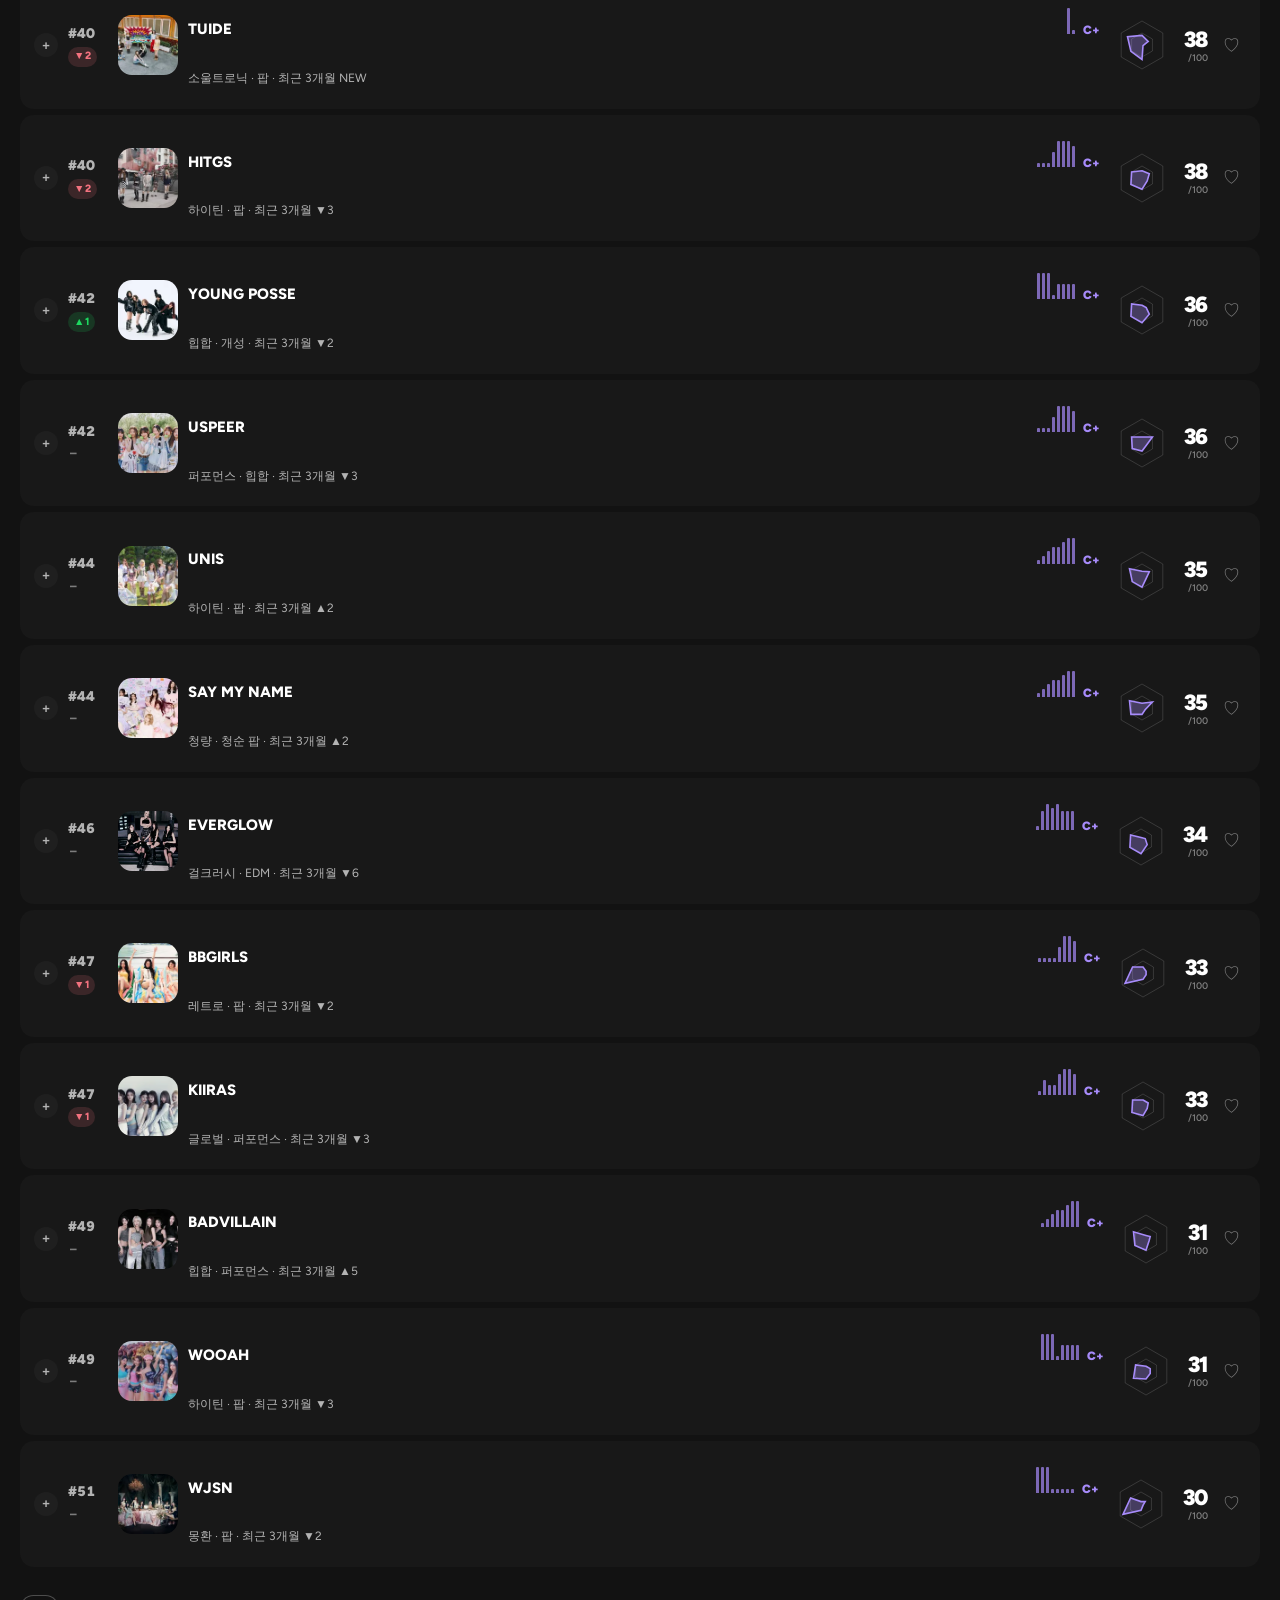
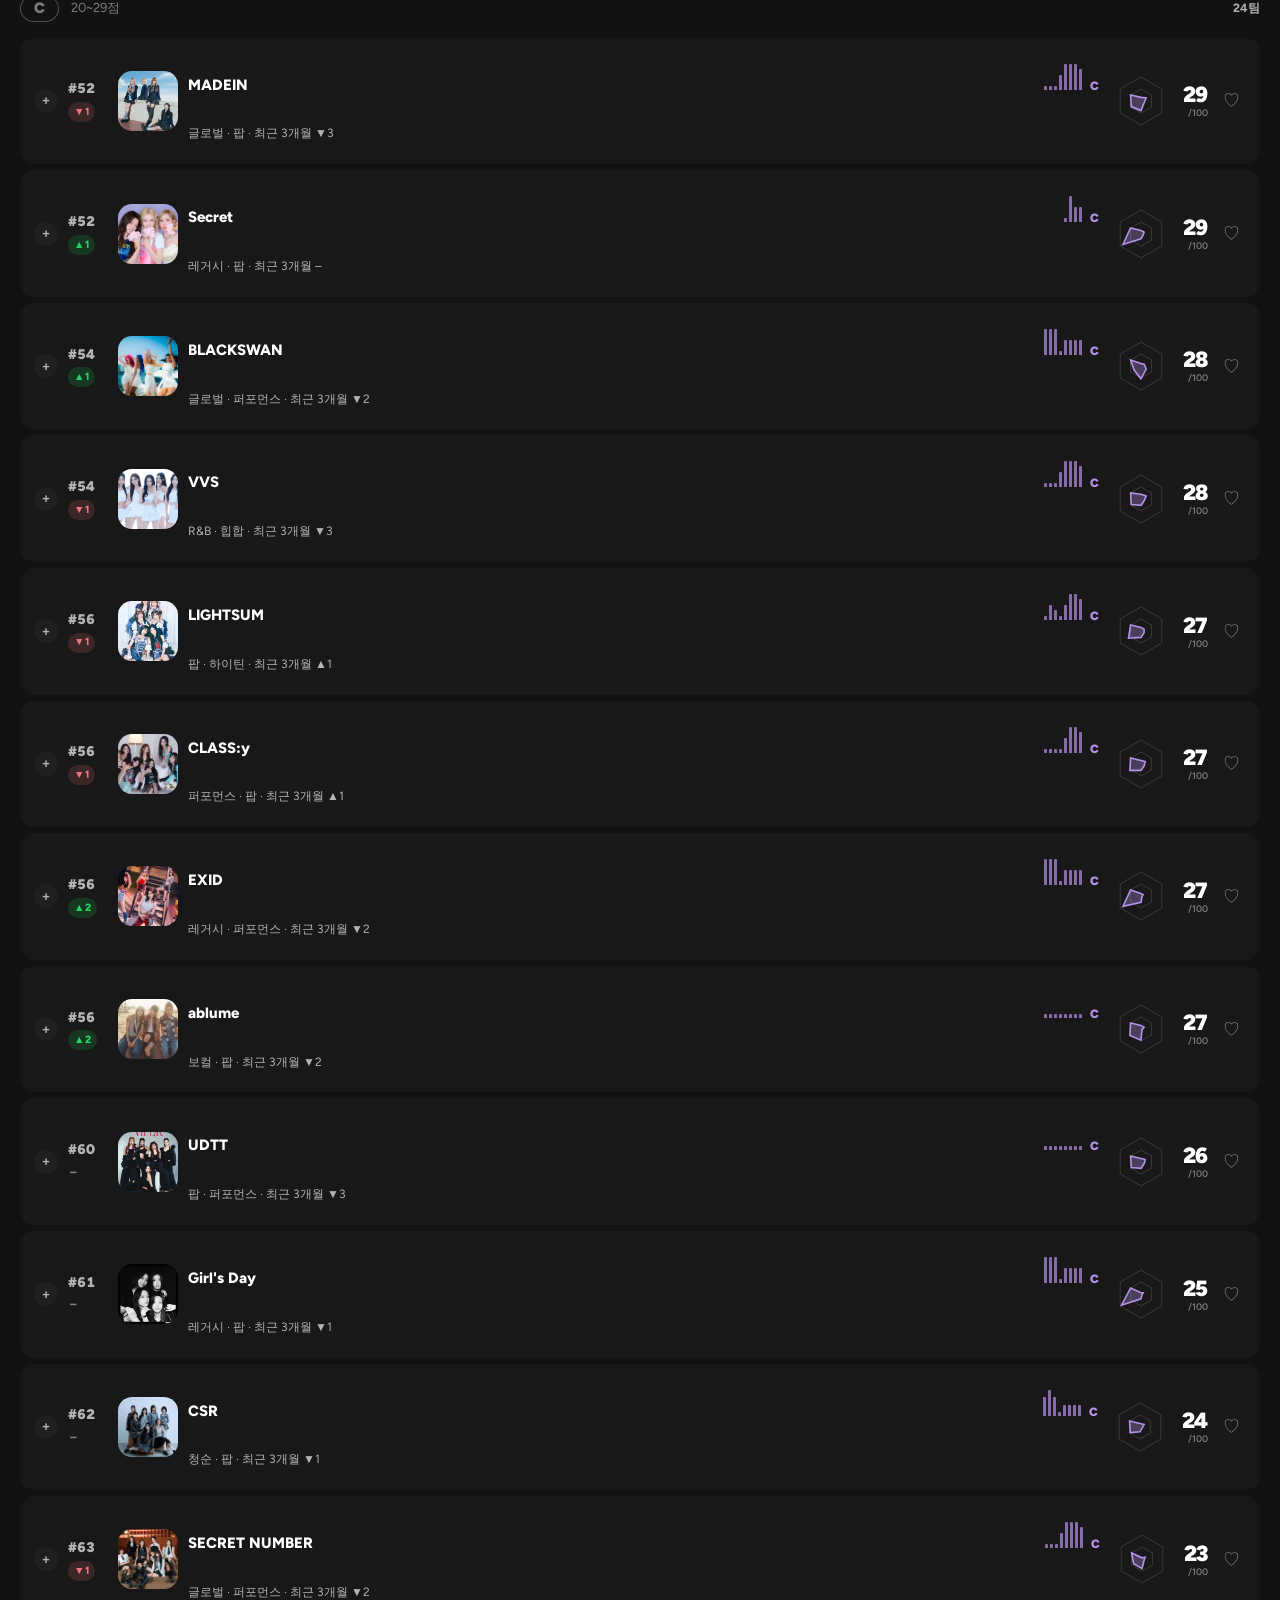
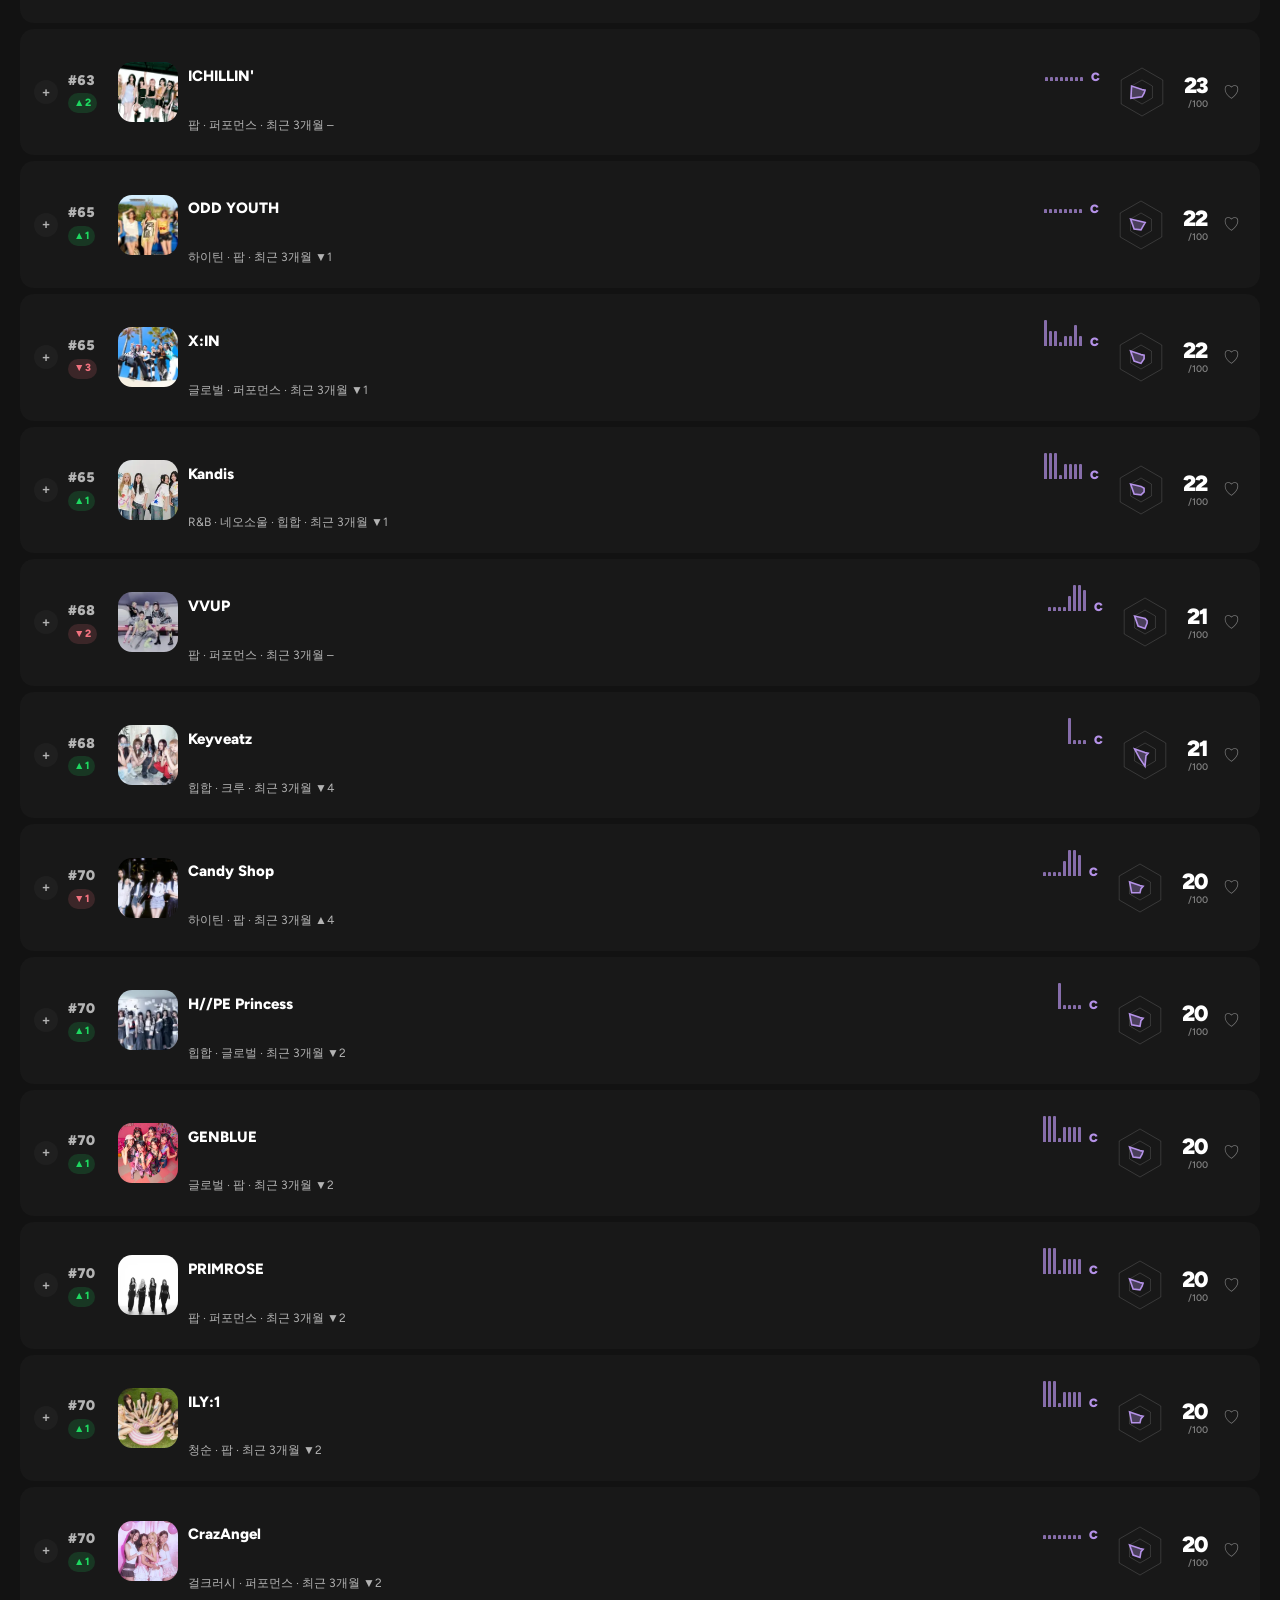
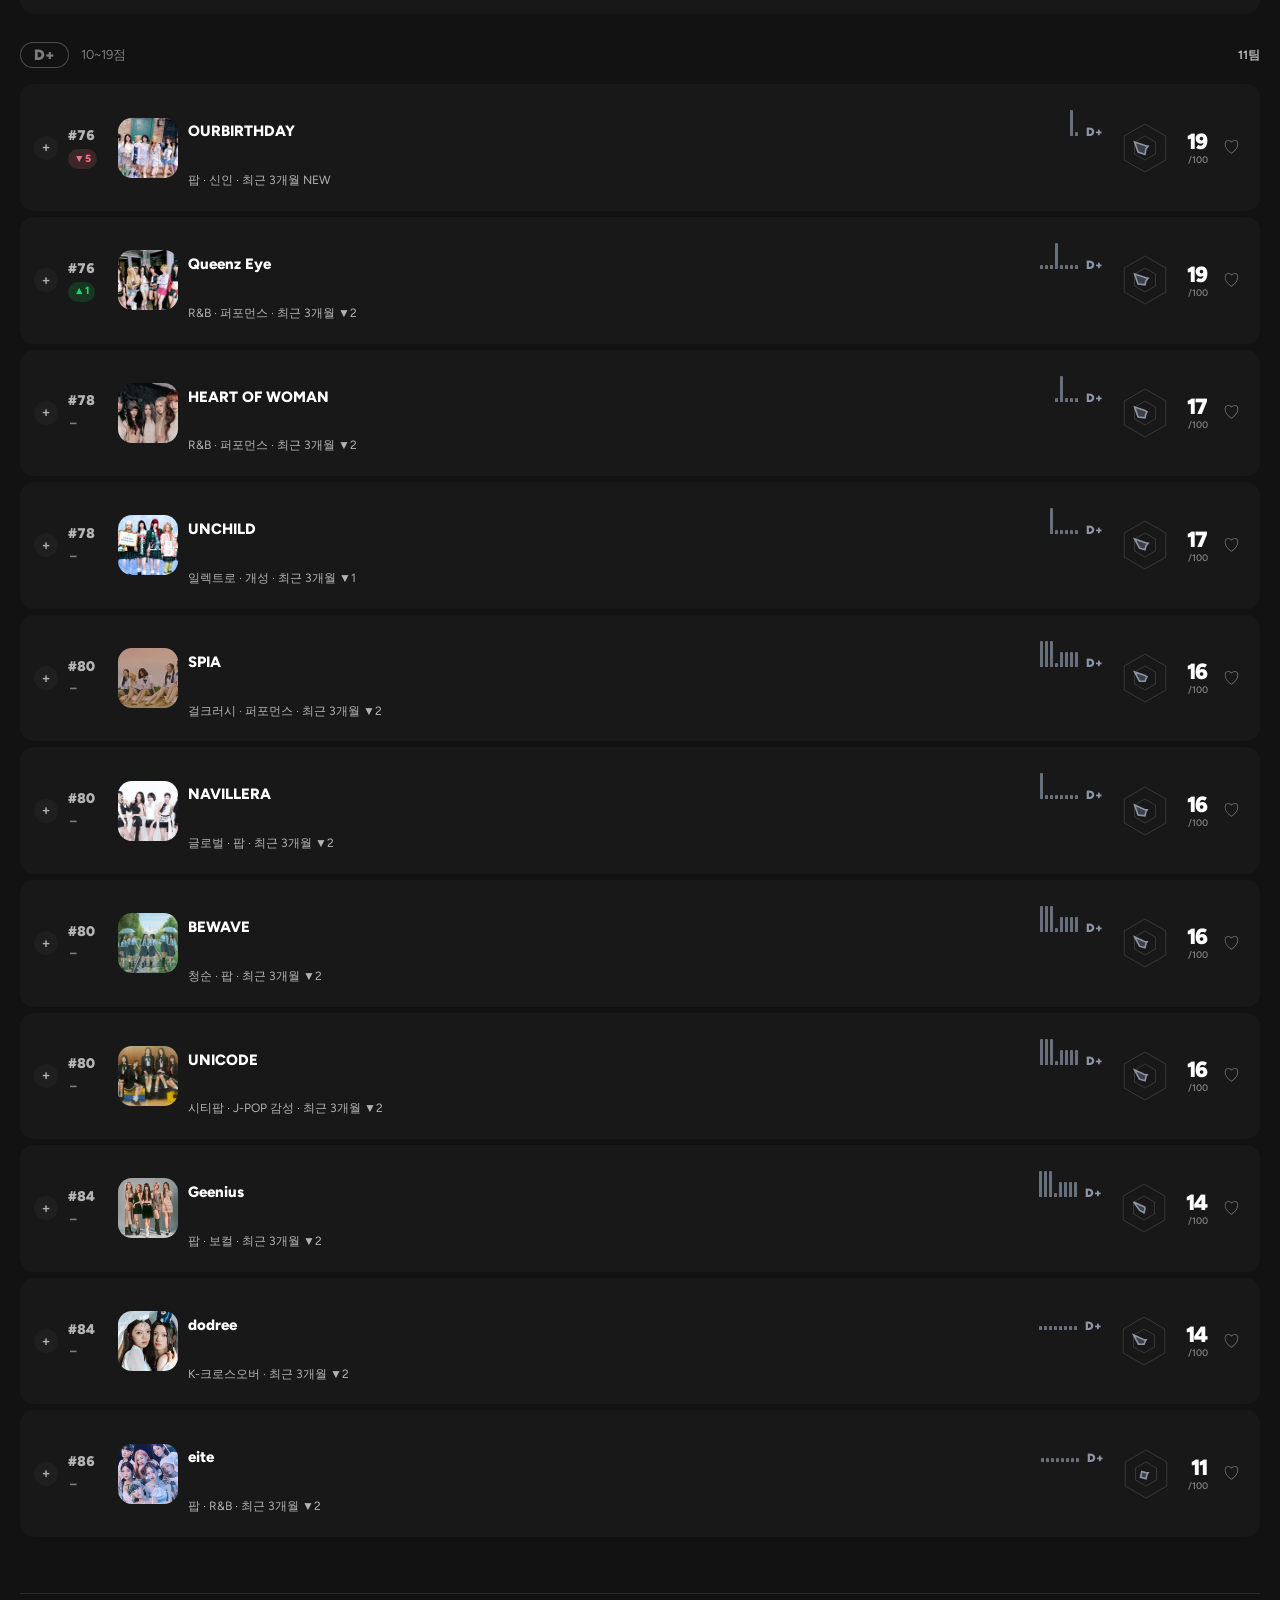
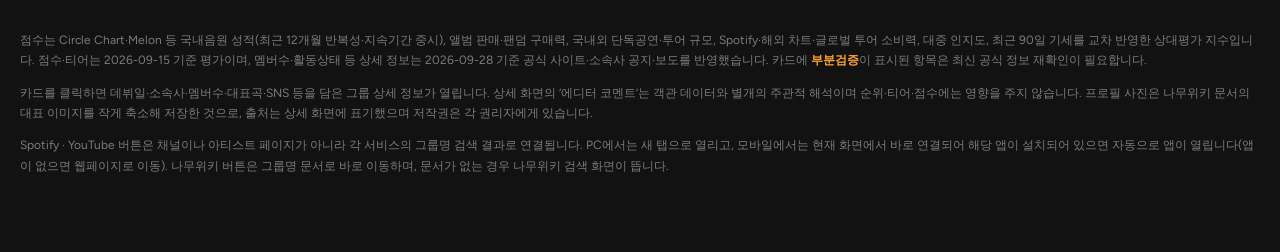
<file: kr.html>
<!DOCTYPE html>
<html lang="ko" data-theme="dark">
<head>
<meta charset="utf-8">
<meta name="viewport" content="width=device-width, initial-scale=1">
<title>2026 한국 여자아이돌 티어리스트</title>
<link rel="icon" type="image/png" sizes="32x32" href="icons/kr-32.png">
<link rel="icon" type="image/png" sizes="192x192" href="icons/kr-192.png">
<link rel="apple-touch-icon" href="icons/kr-180.png">
<meta name="theme-color" content="#121212">
<meta name="description" content="국내 음원·음반 시장과 팬덤 규모, 공연·글로벌 소비력을 함께 반영해 100점 만점으로 환산한 점수입니다. 공식 통계가 아니라 같은 기준으로 매긴 상대평가라서 ±2~3점 차이는 같은 급으로 봅니다.">
<meta property="og:type" content="website">
<meta property="og:title" content="2026 한국 여자아이돌 티어리스트">
<meta property="og:description" content="국내 음원·음반 시장과 팬덤 규모, 공연·글로벌 소비력을 함께 반영해 100점 만점으로 환산한 점수입니다. 공식 통계가 아니라 같은 기준으로 매긴 상대평가라서 ±2~3점 차이는 같은 급으로 봅니다.">
<meta property="og:image" content="https://rererererete45.github.io/idol_tier_2026/icons/kr-192.png">
<meta property="og:url" content="https://rererererete45.github.io/idol_tier_2026/kr">
<meta name="twitter:card" content="summary">
<link rel="manifest" href="manifest.webmanifest">
<link rel="preconnect" href="https://fonts.googleapis.com">
<link rel="preconnect" href="https://fonts.gstatic.com" crossorigin>
<link href="https://fonts.googleapis.com/css2?family=Figtree:wght@400;600;700;900&display=swap" rel="stylesheet">
<style>
:root{
  --bg:#121212; --surf:#181818; --surf2:#1f1f1f; --card:#252525; --card2:#272727;
  --tx:#fff; --tx2:#b3b3b3; --tx3:#7c7c7c; --bd:#4d4d4d; --bdl:#7c7c7c;
  --green:#1ed760; --green2:#1db954; --warn:#ffa42b; --neg:#f3727f;
  --sh-md:rgba(0,0,0,.3) 0 8px 8px; --sh-hv:rgba(0,0,0,.5) 0 8px 24px;
  --fs:"Figtree","Helvetica Neue",helvetica,arial,"Apple SD Gothic Neo","Malgun Gothic",sans-serif;
  color-scheme:dark;
}
*{box-sizing:border-box}
html,body{margin:0;padding:0}
html{overflow-x:hidden}
body{background:#121212;color:var(--tx);font-family:var(--fs);font-size:16px;line-height:1.4;-webkit-font-smoothing:antialiased;overflow-x:hidden}
a{color:inherit;text-decoration:none}
.wrap{max-width:1360px;margin:0 auto;padding:0 20px 64px}

/* ---- header ---- */
header{padding:32px 0 14px;position:relative;overflow:hidden}
header>*:not(.aurora){position:relative;z-index:1}
.aurora{position:absolute;inset:-60% -20%;z-index:0;pointer-events:none;filter:blur(70px);opacity:.35}
.aurora span{position:absolute;border-radius:50%;mix-blend-mode:screen}
.aurora span:nth-child(1){width:340px;height:340px;background:var(--green);top:0;left:10%;animation:auroraMove1 18s ease-in-out infinite}
.aurora span:nth-child(2){width:280px;height:280px;background:#539df5;top:20%;right:5%;animation:auroraMove2 22s ease-in-out infinite}
.aurora span:nth-child(3){width:260px;height:260px;background:#a78bfa;bottom:-10%;left:35%;animation:auroraMove3 26s ease-in-out infinite}
@keyframes auroraMove1{0%,100%{transform:translate(0,0)}50%{transform:translate(40px,30px)}}
@keyframes auroraMove2{0%,100%{transform:translate(0,0)}50%{transform:translate(-30px,40px)}}
@keyframes auroraMove3{0%,100%{transform:translate(0,0)}50%{transform:translate(30px,-30px)}}
.eyebrow{font-size:12px;font-weight:700;letter-spacing:2px;text-transform:uppercase;color:var(--green);margin:0 0 10px}
h1{font-size:clamp(28px,4.2vw,40px);font-weight:900;letter-spacing:-.02em;line-height:1.1;margin:0 0 10px}
@media(prefers-reduced-motion:reduce){
  .aurora span{animation:none}
}
.sub{font-size:14px;color:var(--tx2);margin:0;max-width:62ch}
.formula{margin:18px 0 0;display:flex;flex-wrap:wrap;gap:6px}
.tag{font-size:12px;font-weight:700;padding:5px 12px;border-radius:9999px;background:var(--surf2);color:var(--tx2);white-space:nowrap}
.tag b{color:var(--green);font-weight:700}
.navlink{display:inline-flex;align-items:center;gap:6px;font-size:12px;font-weight:700;color:var(--tx2);margin:12px 0 0}
.navlink:hover{color:var(--tx)}

/* ---- stats ---- */
.stats{display:grid;grid-template-columns:repeat(auto-fit,minmax(130px,1fr));gap:10px;margin:16px 0 0}
.stat{background:var(--surf);border-radius:8px;padding:10px 16px}
.stat .k{font-size:10.5px;font-weight:600;letter-spacing:.06em;text-transform:uppercase;color:var(--tx3);margin:0 0 6px}
.stat .v{font-size:22px;font-weight:700;margin:0}

/* ---- controls ---- */
.controls{position:sticky;top:52px;z-index:20;background:linear-gradient(#121212 72%,rgba(18,18,18,0));padding:14px 0 10px;margin-top:14px}
.searchbox{position:relative;max-width:420px;margin:0 0 12px}
.searchbox svg{position:absolute;left:18px;top:50%;transform:translateY(-50%);width:16px;height:16px;fill:var(--tx2);pointer-events:none}
#q{width:100%;background:var(--surf2);color:var(--tx);border:0;border-radius:500px;padding:12px 44px 12px 46px;font-family:var(--fs);font-size:14px;font-weight:400;box-shadow:rgb(124,124,124) 0 0 0 1px inset;outline:0}
#q::placeholder{color:var(--tx3)}
#q:focus{box-shadow:var(--green) 0 0 0 1px inset}
#clr{position:absolute;right:8px;top:50%;transform:translateY(-50%);width:28px;height:28px;border-radius:50%;border:0;background:transparent;color:var(--tx2);cursor:pointer;font-size:16px;line-height:1;display:none}
#clr:hover{background:var(--surf);color:var(--tx)}
.pills{display:flex;flex-wrap:wrap;gap:6px}
.pill{font-family:var(--fs);font-size:12px;font-weight:700;letter-spacing:1.4px;text-transform:uppercase;padding:8px 16px;border-radius:9999px;border:1px solid transparent;background:var(--surf2);color:var(--tx2);cursor:pointer;transition:background .15s,color .15s,transform .15s}
.pill:hover{background:var(--card);color:var(--tx)}
.pill[aria-pressed="true"]{background:var(--green);color:#000}
.pgroup{display:flex;flex-wrap:wrap;gap:6px;align-items:center;margin-top:10px}
.plabel{font-size:11px;font-weight:600;letter-spacing:.08em;text-transform:uppercase;color:var(--tx3);margin-right:4px}

/* ---- tier section ---- */
.tsec{margin-top:28px}
.thead{display:flex;align-items:center;gap:12px;margin:0 0 16px}
.tbadge{font-size:15px;font-weight:900;padding:5px 14px;border-radius:9999px;line-height:1.1}
.t0{background:var(--green);color:#000}
.t1{background:transparent;color:var(--green);box-shadow:inset 0 0 0 1px var(--green2)}
.t2{background:transparent;color:var(--tx);box-shadow:inset 0 0 0 1px var(--bdl)}
.t3{background:transparent;color:var(--tx2);box-shadow:inset 0 0 0 1px var(--bd)}
.t4,.t5,.t6,.t7,.t8,.t9{background:transparent;color:var(--tx3);box-shadow:inset 0 0 0 1px var(--bd)}
.trange{font-size:13px;font-weight:400;color:var(--tx3)}
.tcount{margin-left:auto;font-size:12px;font-weight:700;color:var(--tx2)}

/* ---- view toggle ---- */
.ctrlrow{display:flex;align-items:center;flex-wrap:wrap;gap:12px;margin-top:2px}
.viewtoggle{display:inline-flex;gap:2px;margin-left:auto;background:var(--surf2);border-radius:9999px;padding:3px}
.viewtoggle .pill{padding:0 14px;letter-spacing:.04em;background:transparent}
.viewtoggle .pill[aria-pressed="true"]{background:var(--green);color:#000}
.monthbar{display:flex;align-items:center;gap:8px;flex-wrap:wrap;margin-top:12px}
.monthbar[hidden]{display:none}
.monthbar .ibtn{width:36px;height:36px;flex:none;display:inline-grid;place-items:center;border:0;border-radius:50%;background:var(--surf2);color:var(--tx);font-size:16px;cursor:pointer;transition:background .15s}
.monthbar .ibtn:hover:not(:disabled){background:var(--card2)}
.monthbar .ibtn:disabled{opacity:.3;cursor:default}
.monthbar .msel{appearance:none;-webkit-appearance:none;height:36px;padding:0 32px 0 14px;border:0;border-radius:9999px;background:var(--surf2) url("data:image/svg+xml,%3Csvg xmlns='http://www.w3.org/2000/svg' width='12' height='8' viewBox='0 0 12 8'%3E%3Cpath d='M1 1l5 5 5-5' fill='none' stroke='%23b3b3b3' stroke-width='2' stroke-linecap='round'/%3E%3C/svg%3E") no-repeat right 14px center;color:var(--tx);font:700 13px var(--fs);cursor:pointer}
.monthbar .mbnote{display:inline-flex;align-items:center;gap:6px;min-height:36px;padding:0 14px;border-radius:9999px;background:rgba(255,164,43,.12);color:#ffa42b;font-size:12px;font-weight:700}
.monthbar .mbnote[hidden]{display:none}
.monthbar .mbnote button{border:0;background:transparent;color:#ffa42b;font-size:12px;font-weight:800;text-decoration:underline;cursor:pointer;padding:0}
.tierdist{background:var(--surf);border-radius:8px;padding:10px 16px;margin-top:10px}
.tierdist[hidden]{display:none}
.tierdist .tdtitle{font-size:10.5px;font-weight:600;letter-spacing:.06em;text-transform:uppercase;color:var(--tx3);margin:0 0 10px}
.tierbar{display:flex;height:14px;border-radius:9999px;overflow:hidden;gap:2px;background:var(--surf2)}
.tierbar i{display:block;min-width:4px;transition:flex-grow .4s}
.tiersleg{display:flex;flex-wrap:wrap;gap:6px 14px;margin:10px 0 0;padding:0;list-style:none;font-size:12px;font-weight:700;color:var(--tx2)}
.tiersleg li{display:inline-flex;align-items:center;gap:6px}
.tiersleg i{width:10px;height:10px;border-radius:3px;display:block}
.tiersleg b{color:var(--tx);font-variant-numeric:tabular-nums}

/* ---- ranking row (RankingProfileRow) ---- */
.grid{display:flex;flex-direction:column;gap:6px}
.card{position:relative;overflow:hidden;background:var(--surf);border-radius:14px;padding:10px 14px;display:flex;align-items:center;gap:10px;min-height:88px;transition:background .15s,box-shadow .15s;animation:cardIn .3s ease backwards;cursor:pointer}
.card:hover{background:var(--card2);box-shadow:var(--sh-md)}
.card::before{content:"";position:absolute;inset:0;background:radial-gradient(180px circle at var(--mx,50%) var(--my,50%),rgba(30,215,96,.12),transparent 70%);opacity:0;transition:opacity .3s;pointer-events:none}
.card:hover::before{opacity:1}
@keyframes cardIn{from{opacity:0;transform:translateY(6px)}to{opacity:1;transform:translateY(0)}}
.grid>.card{animation-delay:0ms!important}
.spark{position:fixed;width:5px;height:5px;border-radius:50%;background:var(--green);pointer-events:none;z-index:999;transform:translate(-50%,-50%);animation:sparkOut .5s ease-out forwards}
@keyframes sparkOut{to{transform:translate(calc(-50% + var(--dx)),calc(-50% + var(--dy)));opacity:0}}
@media(prefers-reduced-motion:reduce){
  .card{animation:none}
}
.card:has(.cmpbtn.on){box-shadow:0 0 0 2px var(--green) inset}
.cmpbtn{position:relative;flex:none;width:24px;height:24px;border-radius:50%;background:var(--surf2);color:var(--tx2);border:0;cursor:pointer;font-size:13px;font-weight:700;line-height:1;display:inline-flex;align-items:center;justify-content:center;padding:0;transition:background .15s,color .15s}
.cmpbtn::after{content:"";position:absolute;inset:-10px}
.cmpbtn:hover{background:var(--card)}
.cmpbtn.on{background:var(--green);color:#000}
@keyframes shake{10%,90%{transform:translateX(-1px)}20%,80%{transform:translateX(2px)}30%,50%,70%{transform:translateX(-3px)}40%,60%{transform:translateX(3px)}}
.cmpbtn.shake{animation:shake .3s}
.rankcol{flex:none;display:flex;flex-direction:column;align-items:flex-start;gap:1px;min-width:40px}
.rkslot{display:block;min-height:18px}
.nohist .rkslot{display:none}
.rank{font-size:14px;font-weight:900;color:var(--tx2);font-variant-numeric:tabular-nums}
.rphoto{position:relative;flex:none;width:60px;height:60px;border-radius:14px;overflow:hidden;background:var(--surf2);display:grid;place-items:center;font-size:20px;font-weight:900;color:var(--tx3)}
.rphoto img{position:absolute;inset:0;width:100%;height:100%;object-fit:cover}
.rbody{flex:1;min-width:0;display:flex;flex-direction:column;justify-content:center;gap:3px}
.rline1{display:flex;align-items:baseline;gap:8px;min-width:0}
.nm{font-size:15px;font-weight:800;line-height:1.25;margin:0;overflow:hidden;text-overflow:ellipsis;white-space:nowrap;flex:1;min-width:0}
.rtier{flex:none;font-size:12px;font-weight:900}
.rtrend8{flex:none;display:inline-flex;align-items:flex-end;gap:2px;height:26px}
.rtrend8 i{display:block;width:3px;min-height:3px;border-radius:1px 1px 0 0;background:currentColor;opacity:.7}
@media(max-width:419px){.rtrend8{display:none}}
.rline2{display:block;min-width:0;font-size:12px;color:var(--tx2);overflow:hidden;text-overflow:ellipsis;white-space:nowrap}
.meta{display:flex;gap:6px;flex-wrap:wrap}
.chip{font-size:10.5px;font-weight:600;padding:3px 9px;border-radius:9999px;background:var(--surf2);color:var(--tx2)}
.chip.hi{color:var(--green)}
.chip.mid{color:var(--warn)}
.chip.lo{color:var(--neg)}
.rradar{flex:none;width:64px;height:64px}
.rradar svg{width:100%;height:100%;display:block}
.rscorecol{flex:none;display:flex;align-items:center;gap:8px}
.tot{text-align:right;line-height:1}
.tot .n{font-size:22px;font-weight:900;letter-spacing:-.02em}
.tot .u{font-size:9.5px;font-weight:600;color:var(--tx3);display:block;margin-top:2px}
.bars{display:grid;grid-template-columns:1fr 1fr;gap:5px 12px}
.br{display:grid;grid-template-columns:34px 1fr 22px;gap:6px;align-items:center}
.br span:first-child{font-size:10px;font-weight:600;color:var(--tx3);letter-spacing:.02em}
.trk{height:4px;border-radius:2px;background:#3a3a3a;overflow:hidden}
.fil{display:block;height:4px;border-radius:2px;background:var(--green)}
.fil.lo{background:var(--bdl)}
.br span:last-child{font-size:10px;font-weight:700;color:var(--tx2);text-align:right;font-variant-numeric:tabular-nums}
.dpradar{display:flex;justify-content:center;margin:4px 0 14px}
.dpradar svg{width:100%;max-width:260px;height:auto}
.acts{display:flex;gap:5px;margin-top:auto;padding-top:2px}
.btn{flex:1;display:inline-flex;align-items:center;justify-content:center;gap:4px;font-size:10.5px;font-weight:700;letter-spacing:.06em;padding:9px 6px;border-radius:9999px;white-space:nowrap;transition:background .15s,color .15s,box-shadow .15s}
.btn.out{color:var(--tx);box-shadow:inset 0 0 0 1px var(--bdl)}
.btn.out:hover{box-shadow:inset 0 0 0 1px var(--tx);background:rgba(255,255,255,.06)}
.btn.grn{background:var(--green);color:#000}
.btn.grn:hover{background:#25e96b}
.btn svg{width:13px;height:13px;flex:none}
.empty{text-align:center;color:var(--tx3);font-size:14px;padding:60px 0}
footer{margin-top:56px;padding-top:24px;border-top:1px solid #2a2a2a;font-size:12px;color:var(--tx3);line-height:1.7}
footer a{color:var(--tx2);text-decoration:underline}
body.has-tray{padding-bottom:70px}

/* ---- compare tray & modal ---- */
.cmptray{position:fixed;left:0;right:0;bottom:0;z-index:30;background:var(--surf2);box-shadow:var(--sh-hv);padding:12px 20px calc(12px + env(safe-area-inset-bottom));display:flex;align-items:center;gap:12px;flex-wrap:wrap;transform:translateY(110%);transition:transform .25s;max-width:1360px;margin:0 auto;border-radius:12px 12px 0 0}
.cmptray.show{transform:translateY(0)}
.cmptray .chips{display:flex;gap:6px;flex-wrap:wrap;flex:1;min-width:0}
.cmpchip{display:inline-flex;align-items:center;gap:6px;background:var(--card);color:var(--tx);font-size:12px;font-weight:700;padding:6px 8px 6px 12px;border-radius:9999px;max-width:180px}
.cmpchip span{overflow:hidden;text-overflow:ellipsis;white-space:nowrap}
.cmpchip button{flex:none;background:transparent;border:0;color:var(--tx2);cursor:pointer;font-size:12px;line-height:1;padding:4px}
.cmpchip button:hover{color:var(--tx)}
.cmptray .cmpactions{display:flex;gap:8px;flex:none}
.cmpmodal{position:fixed;inset:0;z-index:40;background:rgba(0,0,0,.7);display:flex;align-items:flex-end;justify-content:center}
.cmpmodal.hidden{display:none}
.cmppanel{background:var(--surf);width:100%;max-width:900px;max-height:86vh;overflow-y:auto;border-radius:16px 16px 0 0;padding:20px 20px calc(20px + env(safe-area-inset-bottom))}
@media(min-width:720px){.cmpmodal{align-items:center}.cmppanel{border-radius:16px;max-height:80vh}}
.cmphead{display:flex;align-items:center;justify-content:space-between;gap:8px;margin-bottom:18px}
.cmphead h2{font-size:18px;margin:0;font-weight:900;white-space:nowrap;overflow:hidden;text-overflow:ellipsis;min-width:0}
.cmpclose{flex:none;background:var(--surf2);border:0;color:var(--tx2);width:30px;height:30px;border-radius:50%;cursor:pointer;font-size:15px}
.cmpclose:hover{background:var(--card);color:var(--tx)}
.cmptable{display:flex;flex-direction:column;gap:18px}
.radarwrap{display:flex;justify-content:center}
.radar{width:100%;max-width:420px;height:auto}
.rgroup{transition:opacity .2s}
.rgroup.dim{opacity:.1}
.radarlegend{display:flex;flex-wrap:wrap;gap:8px;justify-content:center}
.legitem{display:inline-flex;align-items:center;gap:7px;background:var(--surf2);color:var(--tx2);border:0;border-radius:9999px;padding:6px 12px 6px 8px;font-size:12px;font-weight:700;cursor:pointer;transition:background .15s,color .15s,opacity .15s}
.legitem .dot{width:10px;height:10px;border-radius:50%;background:var(--c);flex:none}
.legitem .sc{color:var(--tx3);font-weight:700}
.legitem:hover{background:var(--card);color:var(--tx)}
.legitem.active{background:var(--card);color:var(--tx);box-shadow:inset 0 0 0 1px var(--c)}
.legitem.dim{opacity:.4}

/* ---- 상세 필터 ---- */
.filters{margin-top:4px}
.filtertoggle{display:inline-flex;align-items:center;gap:6px;background:transparent;border:0;color:var(--tx2);font-family:var(--fs);font-size:12px;font-weight:700;letter-spacing:.06em;text-transform:uppercase;cursor:pointer;padding:4px 0;margin-top:2px}
.filtertoggle:hover{color:var(--tx)}
.filtertoggle .badge{background:var(--green);color:#000;font-size:10px;font-weight:800;padding:1px 7px;border-radius:9999px}
.filtertoggle svg{width:12px;height:12px;fill:currentColor;transition:transform .2s}
.filtertoggle[aria-expanded="true"] svg{transform:rotate(180deg)}

/* ---- 그룹 상세 모달 ---- */
.card{cursor:pointer}
.dphead{display:flex;gap:16px;align-items:flex-start;margin-bottom:18px}
.dpfoto{position:relative;width:96px;height:96px;border-radius:16px;overflow:hidden;background:var(--surf2);display:flex;align-items:center;justify-content:center;flex:none}
.dpfoto .ph{font-size:30px;font-weight:900;color:var(--tx3)}
.dpfoto img{position:absolute;inset:0;width:100%;height:100%;object-fit:cover}
.dpinfo{flex:1;min-width:0}
.dpinfo h2{font-size:22px;font-weight:900;margin:0 0 8px;letter-spacing:-.01em}
.dpmeta{display:flex;gap:6px;flex-wrap:wrap;margin-bottom:10px}
.dpscore{display:flex;align-items:baseline;gap:6px}
.dpscore .n{font-size:32px;font-weight:900;letter-spacing:-.02em}
.dpscore .u{font-size:12px;color:var(--tx3);font-weight:600}
.dpgrid{display:grid;grid-template-columns:1fr 1fr;gap:12px 16px;margin:18px 0}
.dpgrid .it{min-width:0}
.dpgrid .k{font-size:10.5px;font-weight:700;letter-spacing:.06em;text-transform:uppercase;color:var(--tx3);margin:0 0 4px}
.dpgrid .v{font-size:13px;color:var(--tx);line-height:1.5;word-break:break-word}
.dpedit{margin:0 0 18px;padding:14px 16px;background:var(--surf2);border-radius:8px;box-shadow:inset 3px 0 0 var(--green)}
.dpedit-k{font-size:10.5px;font-weight:700;letter-spacing:.06em;text-transform:uppercase;color:var(--green);margin:12px 0 6px}
.dpedit-k:first-child{margin-top:0}
.dpedit-v{font-size:13px;line-height:1.7;color:var(--tx);margin:0 0 12px}
.dpedit-v:last-child{margin-bottom:0}
.dpgrid .it.wide{grid-column:1/-1}
.tracks{display:flex;flex-wrap:wrap;gap:6px}
.trklink{display:inline-flex;align-items:center;gap:6px;font-size:12px;font-weight:600;color:var(--tx);background:var(--surf2);padding:6px 12px 6px 9px;border-radius:9999px;transition:background .15s,color .15s}
.trklink svg{width:13px;height:13px;flex:none;color:var(--green)}
.trklink:hover{background:var(--card);color:var(--green)}

/* ---- IDOL MATCH ---- */
.headact{display:flex;align-items:center;gap:8px;flex:none}
.favbtn{display:inline-flex;align-items:center;gap:6px;min-height:34px;padding:0 14px;border-radius:9999px;border:0;background:var(--surf2);color:var(--tx2);font-family:var(--fs);font-size:12px;font-weight:700;cursor:pointer;transition:background .15s,color .15s;white-space:nowrap;flex:none}
.favbtn:hover{background:var(--card);color:var(--tx)}
.favbtn[aria-pressed="true"]{color:#f3727f;box-shadow:inset 0 0 0 1px #f3727f}
.favbar{display:flex;flex-wrap:wrap;align-items:center;gap:8px;margin:6px 0 4px}
.favtext{font-size:12px;font-weight:700;color:var(--tx2)}
.favtext b{color:#f3727f}
.matchbox{margin-top:22px;padding-top:20px;border-top:1px solid #2a2a2a}
.mtitle{font-size:15px;font-weight:900;margin:0 0 12px;letter-spacing:-.01em}
.mtitle .sub2{font-size:11px;font-weight:600;color:var(--tx3);margin-left:8px}
.mlist{display:grid;gap:10px}
.mcard{background:var(--surf2);border-radius:14px;padding:14px 14px 12px}
.mtop{display:flex;align-items:center;gap:10px}
.mmedal{font-size:20px;flex:none}
.mname{flex:1;min-width:0;font-size:15px;font-weight:800;line-height:1.25;word-break:break-word}
.mpct{flex:none;text-align:right;line-height:1}
.mpct b{display:block;font-size:24px;font-weight:900;color:var(--green);letter-spacing:-.02em}
.mpct span{font-size:9.5px;font-weight:700;letter-spacing:.08em;color:var(--tx3)}
.mtags{font-size:12px;font-weight:700;color:var(--tx);margin:10px 0 4px}
.mreason{font-size:12px;color:var(--tx2);line-height:1.6;margin:0}
.mact{display:flex;gap:8px;margin-top:12px}
.mact .btn{min-height:44px;font-size:12px;letter-spacing:.04em}
.mact .btn:focus-visible,.favbtn:focus-visible,.mlink:focus-visible{outline:2px solid var(--green);outline-offset:2px}
.mgemt{font-size:13px;font-weight:800;margin:18px 0 10px}
.mgem{display:flex;align-items:center;gap:10px;background:var(--surf2);border-radius:12px;padding:6px 6px 6px 14px}
.mgem .mname{font-size:13.5px}
.mgem .gp{flex:none;font-size:15px;font-weight:900;color:var(--green)}
.mgem .gp small{font-size:9px;font-weight:700;color:var(--tx3);margin-left:2px}
.mlink{flex:none;display:inline-flex;align-items:center;justify-content:center;min-height:44px;padding:0 14px;border-radius:9999px;font-size:11.5px;font-weight:700;color:var(--tx);box-shadow:inset 0 0 0 1px var(--bdl)}
.mnote{font-size:10.5px;color:var(--tx3);line-height:1.6;margin:14px 0 0}
.flagb{display:inline-block;font-size:10px;font-weight:800;letter-spacing:.06em;padding:2px 6px;border-radius:4px;vertical-align:1px;margin-right:2px;color:#000}
.flag-kr{background:var(--green)}
.flag-jp{background:#f3727f}
.mctl{display:flex;align-items:center;justify-content:space-between;gap:10px;flex-wrap:wrap;margin:0 0 12px}
.mchk{display:inline-flex;align-items:center;gap:8px;min-height:44px;font-size:12px;font-weight:600;color:var(--tx2);cursor:pointer}
.mchk input{width:18px;height:18px;accent-color:var(--green)}
.mshare{min-height:44px;padding:0 16px;border-radius:9999px;border:0;background:var(--surf2);color:var(--tx);font-family:var(--fs);font-size:12px;font-weight:700;cursor:pointer;box-shadow:inset 0 0 0 1px var(--bdl)}
.mshare:hover{background:var(--card)}
.mshare:focus-visible,.mchk input:focus-visible,.mprof summary:focus-visible{outline:2px solid var(--green);outline-offset:2px}
.mprof,.mtune{margin:16px 0 0;background:var(--surf2);border-radius:12px;padding:0 14px}
.mprof summary,.mtune summary{min-height:44px;display:flex;align-items:center;font-size:12.5px;font-weight:700;color:var(--tx2);cursor:pointer}
.mradarwrap{padding-bottom:10px;text-align:center}
.mradar{width:100%;max-width:280px;height:auto}
.mleg{font-size:11.5px;font-weight:700;color:var(--tx2);margin:2px 0 4px}
.mleglist{display:flex;flex-wrap:wrap;gap:6px;justify-content:center;margin:4px 0 6px}
.mleg-me{width:100%;font-size:12px;font-weight:800;color:var(--tx);margin-bottom:2px}
.mleglist .legitem{min-height:36px}
.mrow{display:grid;grid-template-columns:64px 1fr 30px;gap:8px;align-items:center;font-size:12px;font-weight:600;color:var(--tx2);min-height:34px}
.mrow input{accent-color:var(--green)}
.mrow output{text-align:right;font-variant-numeric:tabular-nums;color:var(--tx)}
.mtune .mshare{margin:8px 0 4px}
.mlog{font-size:10.5px;color:var(--tx3);margin:6px 0 0;font-variant-numeric:tabular-nums}
.favchips{display:flex;flex-wrap:wrap;gap:6px;margin:0 0 14px}
.maplink{display:inline-block;font-size:11.5px;font-weight:700;color:var(--green);margin:8px 0 0}
.maplink:hover{text-decoration:underline}
a.mshare{display:inline-flex;align-items:center;justify-content:center}
.dpsrc{font-size:11px;color:var(--tx3);margin:10px 0 0}
.dpsrc a{text-decoration:underline}
.dpnote{font-size:11.5px;color:var(--tx3);line-height:1.6;margin:14px 0 0;padding-top:14px;border-top:1px solid #2a2a2a}
@media(max-width:560px){.dpgrid{grid-template-columns:1fr}}

/* 419px 이하에서는 미니 레이더를 숨긴다 */
@media(max-width:419px){
  .rradar{display:none}
}
#board.compact .rphoto{width:44px;height:44px;font-size:15px;border-radius:10px}
#board.compact .card{min-height:64px;padding:8px 12px;gap:8px}
#board.compact .rline2,#board.compact .rradar{display:none}
#board.compact .tot .n{font-size:19px}
@media(max-width:560px){
  header{padding:32px 0 16px}
  .wrap{padding:0 14px 48px}
  .card{padding:9px 10px;gap:8px;min-height:76px}
  .rphoto{width:48px;height:48px;font-size:16px;border-radius:12px}
  .rank{min-width:24px;font-size:13px}
  .rankcol{min-width:30px}
  .rline2{font-size:11px}
  .pills{flex-wrap:nowrap;overflow-x:auto;-webkit-overflow-scrolling:touch;scrollbar-width:none;padding-bottom:2px}
  .pills::-webkit-scrollbar{display:none}
  .pill{flex:none}
  .stats{grid-template-columns:repeat(2,1fr)}
  .acts{gap:6px}
  .cmptray{border-radius:0;padding:10px 14px calc(10px + env(safe-area-inset-bottom));flex-direction:column;align-items:stretch;gap:8px}
  .cmptray .chips{flex-wrap:nowrap;overflow-x:auto;-webkit-overflow-scrolling:touch;scrollbar-width:none}
  .cmptray .chips::-webkit-scrollbar{display:none}
  .cmpchip{flex:none}
  .cmptray .cmpactions{width:100%}
  .cmptray .cmpactions .pill{flex:1;text-align:center}
  .radar{max-width:300px}
  .legitem{font-size:11px;padding:5px 10px 5px 6px}
  body.has-tray{padding-bottom:112px}
}
.navlink,.filtertoggle,#favClear{min-height:44px}
.meta{align-items:center}
.card:focus-visible{outline:2px solid var(--green);outline-offset:2px}
.favmini{position:relative;flex:none;width:30px;height:30px;border:0;border-radius:50%;background:transparent;color:var(--tx3);font-size:17px;line-height:1;cursor:pointer;display:inline-flex;align-items:center;justify-content:center;transition:color .15s,transform .15s,background .15s}
.favmini::after{content:"";position:absolute;inset:-7px}
.favmini:hover{color:#f3727f;background:rgba(243,114,127,.12)}
.favmini[aria-pressed="true"]{color:#f3727f}
.favmini:active{transform:scale(.85)}
.favmini:focus-visible,.navbtn:focus-visible,.djump button:focus-visible{outline:2px solid var(--green);outline-offset:2px}
.dcount{font-size:11px;font-weight:700;color:var(--tx3);margin-right:2px;font-variant-numeric:tabular-nums;white-space:nowrap}
.navbtn{font-size:20px;line-height:1;padding-bottom:3px;width:36px;height:36px}
.navbtn[disabled]{opacity:.3;cursor:default}
.headact .cmpclose{width:36px;height:36px}
.djump{display:flex;gap:6px;overflow-x:auto;margin:14px -2px 4px;padding:2px;scrollbar-width:none}
.djump::-webkit-scrollbar{display:none}
.djump button{flex:none;min-height:40px;padding:0 14px;border:0;border-radius:9999px;background:var(--surf2);color:var(--tx2);font-family:var(--fs);font-size:12px;font-weight:700;cursor:pointer;transition:background .15s,color .15s}
.djump button:hover{color:var(--tx);background:var(--card)}
.dpsec{margin-top:22px}
.dpsec summary{display:flex;align-items:center;gap:8px;min-height:22px;margin:0 0 14px;font-size:15px;font-weight:900;letter-spacing:-.01em;color:var(--tx);cursor:pointer;list-style:none}
.dpsec summary::-webkit-details-marker{display:none}
.dpsec summary::after{content:"";flex:none;width:8px;height:8px;margin-left:auto;border-right:2px solid var(--tx3);border-bottom:2px solid var(--tx3);transform:rotate(45deg);transition:transform .15s,border-color .15s}
.dpsec:not([open]) summary{margin-bottom:0}
.dpsec:not([open]) summary::after{transform:rotate(-45deg)}
.dpsec summary:hover::after{border-color:var(--tx)}
.dpsec summary:focus-visible{outline:2px solid var(--green);outline-offset:4px;border-radius:4px}
.dpsec>.scenebox,.dpsec>.matchbox,.dpsec>.histbox{margin-top:0;padding-top:0;border-top:0}
.dpsec>.scenebox>.scenehead,.dpsec>.matchbox>.mtitle:first-child{display:none}
html{scroll-behavior:smooth}
@media(prefers-reduced-motion:reduce){html{scroll-behavior:auto}}
.mflags{margin:6px 0 0;display:flex;flex-wrap:wrap;gap:6px;align-items:center}
.mconf{font-size:10.5px;font-weight:700;color:var(--tx3)}
.dbgm{white-space:pre-wrap;font-size:10.5px;line-height:1.5;color:var(--tx3);background:var(--bg);border-radius:8px;padding:8px;margin:8px 0 0;font-family:inherit}
.favbar[hidden]{display:none}
#q{min-height:44px}
.cmpbtn{position:relative}
.cmpbtn::after{content:"";position:absolute;inset:-9px}
@media(pointer:coarse){.acts .btn{min-height:44px}.pill{min-height:44px}}
</style>
</head>
<body>
<noscript><p style="margin:0;padding:12px 16px;background:#2a2a2a;color:#ffcf8a;font-size:13px">점수표는 JavaScript가 필요해요. 브라우저에서 JavaScript를 켜 주세요.</p></noscript>
<script src="js/site-nav.js?v=20260975"></script>
<div class="wrap">

<header>
  <div class="aurora" aria-hidden="true"><span></span><span></span><span></span></div>
  <p class="eyebrow">2026.09.28 기준 · 86팀</p>
  <h1>한국 여자아이돌<br>티어리스트</h1>
  <p class="sub">국내 음원·음반 시장과 팬덤 규모, 공연·글로벌 소비력을 함께 반영해 100점 만점으로 환산한 점수입니다. 공식 통계가 아니라 같은 기준으로 매긴 상대평가라서 ±2~3점 차이는 같은 급으로 봅니다.</p>
  <div class="formula"><span class="tag">국내음원 <b>20</b></span>
    <span class="tag">음반·팬덤 <b>20</b></span>
    <span class="tag">공연 <b>20</b></span>
    <span class="tag">글로벌 <b>15</b></span>
    <span class="tag">국내인지도 <b>15</b></span>
    <span class="tag">현재기세 <b>10</b></span></div>
  <a class="navlink" href="./jp">일본 여자아이돌 티어리스트 보기 →</a>
  <a class="navlink" href="map?country=KR" style="margin-left:16px">IDOL MAP에서 보기 →</a>
  <div class="stats" id="stats"></div>
</header>

<div class="controls">
  <div class="searchbox">
    <svg viewBox="0 0 24 24"><path d="M10 2a8 8 0 105.3 14l5.4 5.4 1.4-1.4-5.4-5.4A8 8 0 0010 2zm0 2a6 6 0 110 12 6 6 0 010-12z"/></svg>
    <input id="q" type="search" placeholder="그룹 이름 검색" autocomplete="off" aria-label="그룹 이름 검색">
    <button id="clr" aria-label="검색어 지우기">✕</button>
  </div>
  <div class="ctrlrow">
    <button class="filtertoggle" id="filterToggle" aria-expanded="false" aria-controls="filtersPanel">
      상세 필터<span class="badge" id="filterBadge" hidden></span>
      <svg viewBox="0 0 24 24"><path d="M7 10l5 5 5-5z"/></svg>
    </button>
    <div class="viewtoggle" role="group" aria-label="보기 방식">
      <button class="pill" id="viewVisual" type="button" aria-pressed="true">자세히</button>
      <button class="pill" id="viewCompact" type="button" aria-pressed="false">간단히</button>
    </div>
  </div>
  <div class="monthbar" id="monthBar" hidden>
    <button class="ibtn" id="mbPrev" type="button" aria-label="이전 달">‹</button>
    <select class="msel" id="mbSelect" aria-label="기준 월"></select>
    <button class="ibtn" id="mbNext" type="button" aria-label="다음 달">›</button>
    <span class="mbnote" id="mbNote" hidden>그 달 순위 그대로예요 · 지금 순위 아님 <button type="button" id="mbLatest">현재로</button></span>
  </div>
  <div class="tierdist" id="tierDist" hidden></div>
</div>

<div class="favbar" id="favbar" hidden>
  <span class="favtext" id="favtext"></span>
  <button class="pill" id="favGo" aria-pressed="true"></button>
  <button class="pill" id="favClear">최애 초기화</button>
</div>

<div class="filters" id="filtersPanel" hidden>
  <div id="facetRows"></div>
  <div class="pgroup">
    <span class="plabel">정렬</span>
    <div class="pills" id="sortpills"></div>
  </div>
</div>

<main id="board"></main>
<p class="empty" id="empty" hidden>검색 결과가 없습니다.</p>

<footer>
  <p>점수는 Circle Chart·Melon 등 국내음원 성적(최근 12개월 반복성·지속기간 중시), 앨범 판매·팬덤 구매력, 국내외 단독공연·투어 규모, Spotify·해외 차트·글로벌 투어 소비력, 대중 인지도, 최근 90일 기세를 교차 반영한 상대평가 지수입니다. 점수·티어는 2026-09-15 기준 평가이며, 멤버수·활동상태 등 상세 정보는 2026-09-28 기준 공식 사이트·소속사 공지·보도를 반영했습니다. 카드에 <b style="color:var(--warn)">부분검증</b>이 표시된 항목은 최신 공식 정보 재확인이 필요합니다.</p>
  <p>카드를 클릭하면 데뷔일·소속사·멤버수·대표곡·SNS 등을 담은 그룹 상세 정보가 열립니다. 상세 화면의 ‘에디터 코멘트’는 객관 데이터와 별개의 주관적 해석이며 순위·티어·점수에는 영향을 주지 않습니다. 프로필 사진은 나무위키 문서의 대표 이미지를 작게 축소해 저장한 것으로, 출처는 상세 화면에 표기했으며 저작권은 각 권리자에게 있습니다.</p>
  <p>Spotify · YouTube 버튼은 채널이나 아티스트 페이지가 아니라 각 서비스의 그룹명 검색 결과로 연결됩니다. PC에서는 새 탭으로 열리고, 모바일에서는 현재 화면에서 바로 연결되어 해당 앱이 설치되어 있으면 자동으로 앱이 열립니다(앱이 없으면 웹페이지로 이동). 나무위키 버튼은 그룹명 문서로 바로 이동하며, 문서가 없는 경우 나무위키 검색 화면이 뜹니다.</p>
</footer>

</div>

<div class="cmptray" id="cmptray">
  <div class="chips" id="cmpchips"></div>
  <div class="cmpactions">
    <button class="pill" id="cmpOpen" aria-pressed="true">비교 보기</button>
    <button class="pill" id="cmpClear">초기화</button>
  </div>
</div>
<div class="cmpmodal hidden" id="cmpmodal">
  <div class="cmppanel">
    <div class="cmphead"><h2>그룹 비교</h2><button class="cmpclose" id="cmpClose" aria-label="닫기">✕</button></div>
    <div class="cmptable" id="cmptable"></div>
  </div>
</div>
<div class="cmpmodal hidden" id="detailModal">
  <div class="cmppanel" id="detailPanel"></div>
</div>

<script src="js/idol-match.js?v=20260975"></script>
<script src="js/idol-recommendation-core.js?v=20260975"></script>
<script src="js/same-scene.js?v=20260975"></script>
<script src="js/rank-history.js?v=20260975"></script>
<script src="js/history-analytics.js?v=20260975"></script>
<script>
const D=[{"id":"KR-001","n":"BLACKPINK","v":[17,20,18,15,15,5],"slug":"blackpink","gen":"3세대","style":"걸크러시/글로벌 팝","agency":"YG Entertainment","status":"현역","debut":"2016-08-08","members":4,"songs":"DDU-DU DDU-DU; Kill This Love; Pink Venom","link":"https://ygfamily.com/ko/artists/blackpink/profile","verify":"1차 검증완료","note":"https://ygfamily.com/ko/artists/blackpink/profile","img":"img/KR-001.webp","wiki":"","imgpage":"","tracks":[["DDU-DU DDU-DU","https://open.spotify.com/search/BLACKPINK%20DDU-DU%20DDU-DU"],["Kill This Love","https://open.spotify.com/search/BLACKPINK%20Kill%20This%20Love"],["Pink Venom","https://open.spotify.com/search/BLACKPINK%20Pink%20Venom"]],"intro":"힙합과 일렉트로 팝, 강렬한 퍼포먼스를 결합해 K-팝의 글로벌 확장을 상징하는 4인조. ‘DDU-DU DDU-DU’, ‘Kill This Love’, ‘Pink Venom’처럼 공격적인 비트와 당당한 메시지가 팀의 색을 선명하게 만든다.","editor":"내 기준에선 지금도 ‘그룹 자체가 브랜드’라는 표현이 가장 잘 맞는 팀이다. 컴백 간격이 길어도 체급이 잘 안 무너지는 대신, 음악적 서사가 더 자주 이어졌다면 역사적 평가가 더 압도적이었을 것 같다."},{"id":"KR-002","n":"TWICE","v":[14,18,18,15,15,5],"slug":"twice","gen":"3세대","style":"팝/카와이","agency":"JYP Entertainment (그룹 활동) / 일부 멤버 개별 소속","status":"현역(9인 그룹 활동 유지)","debut":"2015-10-20","members":9,"songs":"CHEER UP; TT; FANCY","link":"https://www.twicejapan.com/feature/profile","verify":"공식확인(2026-09-28)","note":"https://www.soompi.com/article/1861518wpp/twices-jeongyeon-personally-confirms-departure-from-jyp-signs-with-varo-entertainment | https://www.soompi.com/article/1862658wpp/twices-chaeyoung-announces-departure-from-jyp | 정연은 VARO와 계약, 채영은 JYP와 계약 종료. 두 사람 모두 TWICE 그룹 활동은 계속.","img":"img/KR-002.webp","wiki":"","imgpage":"","tracks":[["CHEER UP","https://open.spotify.com/search/TWICE%20CHEER%20UP"],["TT","https://open.spotify.com/search/TWICE%20TT"],["FANCY","https://open.spotify.com/search/TWICE%20FANCY"]],"intro":"밝고 중독적인 팝에서 세련된 댄스 음악까지 폭넓게 확장해 온 9인조. ‘CHEER UP’과 ‘TT’의 친근한 매력, ‘FANCY’ 이후의 성숙한 팝 감각이 함께 TWICE의 긴 생명력을 만든다.","editor":"대중성, 팬덤, 장기 활동을 모두 잡은 드문 팀이다. 전성기 이후에도 팀을 유지하면서 음악 색을 성숙하게 바꾼 과정이 오히려 TWICE의 진짜 강점이라고 본다."},{"id":"KR-003","n":"aespa","v":[17,19,18,15,15,5],"slug":"aespa","gen":"4세대","style":"일렉트로/퍼포먼스","agency":"SM Entertainment","status":"현역","debut":"2020-11-17","members":4,"songs":"Next Level; Drama; Supernova","link":"https://www.smentertainment.com/","verify":"1차 검증완료","note":"https://www.smentertainment.com/","img":"img/KR-003.webp","wiki":"","imgpage":"","tracks":[["Next Level","https://open.spotify.com/search/aespa%20Next%20Level"],["Drama","https://open.spotify.com/search/aespa%20Drama"],["Supernova","https://open.spotify.com/search/aespa%20Supernova"]],"intro":"미래지향적인 전자음과 강한 퍼포먼스를 앞세운 SM의 4인조. ‘Next Level’, ‘Drama’, ‘Supernova’에서 들리는 과감한 구조와 날카로운 신스 사운드가 aespa만의 초현실적 세계관을 완성한다.","editor":"현재 K-팝에서 콘셉트와 사운드가 가장 쉽게 대체되지 않는 팀 중 하나다. 곡이 호불호를 만들 때도 있지만 그 ‘이상함’을 대중적으로 만드는 능력이 강하다."},{"id":"KR-004","n":"IVE","v":[19,20,15,13,15,5],"slug":"ive","gen":"4세대","style":"팝/청춘","agency":"STARSHIP Entertainment","status":"현역","debut":"2021-12-01","members":6,"songs":"LOVE DIVE; I AM; After LIKE","link":"https://ive-official.jp/","verify":"1차 검증완료","note":"https://ive-official.jp/","img":"img/KR-004.webp","wiki":"","imgpage":"","tracks":[["LOVE DIVE","https://open.spotify.com/search/IVE%20LOVE%20DIVE"],["I AM","https://open.spotify.com/search/IVE%20I%20AM"],["After LIKE","https://open.spotify.com/search/IVE%20After%20LIKE"]],"intro":"세련된 팝 사운드와 자신감 넘치는 메시지를 중심으로 성장한 6인조. ‘LOVE DIVE’, ‘After LIKE’, ‘I AM’처럼 화려한 멜로디와 우아한 이미지가 결합되며 IVE 특유의 고급스러운 분위기를 만든다.","editor":"곡을 처음 들었을 때 바로 ‘IVE 노래’라는 인상이 드는 힘이 있다. 멤버 개인 인지도와 그룹 음악이 서로 밀어주는 구조가 아주 안정적이라 장기전에도 강한 팀으로 본다."},{"id":"KR-005","n":"LE SSERAFIM","v":[17,17,18,15,14,5],"slug":"le-sserafim","gen":"4세대","style":"퍼포먼스/걸크러시","agency":"SOURCE MUSIC","status":"현역","debut":"2022-05-02","members":5,"songs":"ANTIFRAGILE; EASY; CRAZY","link":"https://le-sserafim.com/","verify":"1차 검증완료","note":"https://le-sserafim.com/","img":"img/KR-005.webp","wiki":"","imgpage":"","tracks":[["ANTIFRAGILE","https://open.spotify.com/search/LE%20SSERAFIM%20ANTIFRAGILE"],["EASY","https://open.spotify.com/search/LE%20SSERAFIM%20EASY"],["CRAZY","https://open.spotify.com/search/LE%20SSERAFIM%20CRAZY"]],"intro":"두려움 없이 앞으로 나아간다는 태도를 퍼포먼스 중심의 팝으로 풀어내는 그룹. ‘ANTIFRAGILE’, ‘EASY’, ‘CRAZY’를 거치며 강한 리듬과 유연한 콘셉트 소화력을 팀의 핵심으로 만들었다.","editor":"퍼포먼스와 팀 서사를 묶는 능력이 확실하다. 다만 강한 이미지가 반복될수록 음악 자체의 한 방이 더 중요해지는 단계라, 다음 대표곡이 장기 체급을 좌우할 것 같다."},{"id":"KR-006","n":"i-dle","v":[17,17,15,14,15,5],"slug":"i-dle","gen":"4세대","style":"자체제작/걸크러시","agency":"CUBE Entertainment","status":"현역","debut":"2018-05-02","members":5,"songs":"LATATA; TOMBOY; Queencard","link":"https://i-dle.cubeent.co.jp/profile/","verify":"1차 검증완료","note":"https://i-dle.cubeent.co.jp/profile/","img":"img/KR-006.webp","wiki":"","imgpage":"","tracks":[["LATATA","https://open.spotify.com/search/i-dle%20LATATA"],["TOMBOY","https://open.spotify.com/search/i-dle%20TOMBOY"],["Queencard","https://open.spotify.com/search/i-dle%20Queencard"]],"intro":"멤버들의 직접적인 음악 참여와 뚜렷한 콘셉트로 정체성을 구축한 그룹. ‘LATATA’에서 ‘TOMBOY’, ‘Queencard’까지 장르와 이미지를 과감하게 바꾸면서도 자기 목소리를 잃지 않는 것이 강점이다.","editor":"직접 곡과 콘셉트를 만들어 자기 이야기를 한다는 점이 가장 큰 무기다. 매번 취향에 맞지는 않아도 ‘이번엔 뭘 할까’가 궁금한 팀이라는 것 자체가 강력한 경쟁력이다."},{"id":"KR-007","n":"BABYMONSTER","v":[14,20,18,15,13,5],"slug":"babymonster","gen":"5세대","style":"힙합/퍼포먼스","agency":"YG Entertainment","status":"현역","debut":"2024-04-01","members":7,"songs":"SHEESH; DRIP; BATTER UP","link":"https://ygfamily.com/ko/artists/babymonster/profile","verify":"1차 검증완료","note":"https://ygfamily.com/ko/artists/babymonster/profile","img":"img/KR-007.webp","wiki":"","imgpage":"","tracks":[["SHEESH","https://open.spotify.com/search/BABYMONSTER%20SHEESH"],["DRIP","https://open.spotify.com/search/BABYMONSTER%20DRIP"],["BATTER UP","https://open.spotify.com/search/BABYMONSTER%20BATTER%20UP"]],"intro":"YG 특유의 힙합 감각과 강한 보컬·랩 퍼포먼스를 앞세운 차세대 걸그룹. ‘BATTER UP’, ‘SHEESH’, ‘DRIP’에서 묵직한 비트와 무대 장악력을 동시에 보여준다.","editor":"기본 체력은 정말 좋은 팀이라고 본다. 보컬·랩·퍼포먼스는 이미 충분해서, 앞으로는 ‘잘한다’를 넘어 이 팀만의 대표 사운드가 얼마나 선명해지느냐가 핵심이다."},{"id":"KR-008","n":"NewJeans","v":[18,17,5,15,15,4],"slug":"newjeans","gen":"4세대","style":"이지리스닝/Y2K","agency":"ADOR","status":"복귀 준비/4인 체제","debut":"2022-07-22","members":4,"songs":"Attention; Hype Boy; Ditto","link":"https://www.newjeans.jp/profile","verify":"공식/보도확인(2026-09-28)","note":"https://www.soompi.com/article/1856451wpp/watch-newjeans-announces-return-as-4-member-group-with-2026-summer-of-newjeans-films | 2026-07 공개된 공식 콘텐츠에서 4인 체제 복귀 신호 확인.","img":"img/KR-008.webp","wiki":"","imgpage":"","tracks":[["Attention","https://open.spotify.com/search/NewJeans%20Attention"],["Hype Boy","https://open.spotify.com/search/NewJeans%20Hype%20Boy"],["Ditto","https://open.spotify.com/search/NewJeans%20Ditto"]],"intro":"과장된 장치보다 멜로디와 분위기에 집중한 이지리스닝 팝으로 큰 반향을 만든 그룹. ‘Attention’, ‘Hype Boy’, ‘Ditto’의 담백한 리듬과 Y2K 감성이 자연스럽고 오래 듣기 좋은 색을 만든다.","editor":"음악적으로 K-팝의 과밀한 사운드를 한 번 정리해버린 영향력이 컸다. 다만 지금은 음악보다 외부 변수와 팀 체제 변화가 더 크게 보이는 시기라, 다시 노래로 중심을 가져오는지가 중요하다."},{"id":"KR-009","n":"ILLIT","v":[18,15,8,15,14,5],"slug":"illit","gen":"5세대","style":"카와이/이지리스닝","agency":"BELIFT LAB","status":"현역","debut":"2024-03-25","members":5,"songs":"Magnetic; Cherish (My Love); Almond Chocolate","link":"https://illit-official.jp/profile","verify":"1차 검증완료","note":"https://illit-official.jp/profile","img":"img/KR-009.webp","wiki":"","imgpage":"","tracks":[["Magnetic","https://open.spotify.com/search/ILLIT%20Magnetic"],["Cherish (My Love)","https://open.spotify.com/search/ILLIT%20Cherish%20%28My%20Love%29"],["Almond Chocolate","https://open.spotify.com/search/ILLIT%20Almond%20Chocolate"]],"intro":"가볍고 몽글한 사운드, 소녀적인 이미지, 귀에 바로 남는 후렴을 앞세운 5세대 걸그룹. ‘Magnetic’, ‘Cherish (My Love)’처럼 부드러운 전자음과 섬세한 보컬이 팀의 드리미한 분위기를 만든다.","editor":"대중적으로 쉽게 먹히는 멜로디 감각이 분명하다. 비슷한 결의 곡을 반복하기보다 ‘Magnetic 이후의 ILLIT’을 얼마나 넓게 보여주느냐가 오래 가는 관건이라고 본다."},{"id":"KR-010","n":"NMIXX","v":[19,16,14,12,13,5],"slug":"nmixx","gen":"4세대","style":"믹스팝/보컬","agency":"JYP Entertainment","status":"현역","debut":"2022-02-22","members":6,"songs":"O.O; Love Me Like This; DASH","link":"https://nmixx.jype.com/profile","verify":"1차 검증완료","note":"https://nmixx.jype.com/profile","img":"img/KR-010.webp","wiki":"","imgpage":"","tracks":[["O.O","https://open.spotify.com/search/NMIXX%20O.O"],["Love Me Like This","https://open.spotify.com/search/NMIXX%20Love%20Me%20Like%20This"],["DASH","https://open.spotify.com/search/NMIXX%20DASH"]],"intro":"강한 보컬 실력과 예측하기 어려운 곡 전개를 무기로 하는 JYP의 퍼포먼스형 그룹. ‘O.O’, ‘Love Me Like This’, ‘DASH’에서 여러 장르를 한 곡 안에 섞는 ‘믹스팝’의 개성을 밀어붙인다.","editor":"실력만 놓고 보면 상위권이라는 데 별 이견이 없을 팀이다. 문제는 그 실력을 대중이 바로 기억할 한 곡에 어떻게 압축하느냐인데, 그 순간이 오면 체급이 한 단계 더 뛸 수 있다."},{"id":"KR-011","n":"Red Velvet","v":[14,11,14,12,15,7],"slug":"red-velvet","gen":"3세대","style":"팝/R&B","agency":"SM Entertainment (그룹 활동) / 멤버별 개별 소속","status":"현역(5인 완전체 활동)","debut":"2014-08-01","members":5,"songs":"Red Flavor; Psycho; Feel My Rhythm; Surfin' Boy","link":"https://www.smentertainment.com/","verify":"공식확인(2026-09-28)","note":"https://www.soompi.com/article/1734948wpp/red | https://en.yna.co.kr/view/AEN20260803003400315 | Wendy·Yeri는 SM과 개인 전속계약 종료 후에도 Red Velvet 그룹 활동 유지. 2026-08 5인 완전체 컴백.","img":"img/KR-011.webp","wiki":"","imgpage":"","tracks":[["Red Flavor","https://open.spotify.com/search/Red%20Velvet%20Red%20Flavor"],["Psycho","https://open.spotify.com/search/Red%20Velvet%20Psycho"],["Feel My Rhythm","https://open.spotify.com/search/Red%20Velvet%20Feel%20My%20Rhythm"],["Surfin' Boy","https://open.spotify.com/search/Red%20Velvet%20Surfin%27%20Boy"]],"intro":"밝고 기발한 ‘Red’와 부드럽고 세련된 ‘Velvet’을 오가며 독자적인 팝 세계를 만든 그룹. ‘Red Flavor’, ‘Psycho’, ‘Feel My Rhythm’처럼 서로 다른 분위기의 곡에서도 보컬 색과 세련미가 중심을 잡는다.","editor":"디스코그래피의 질과 폭으로 보면 걸그룹 역사에서 상당히 높은 평가를 받을 팀이라고 본다. 활동 빈도가 줄어도 음악을 다시 들었을 때 오래 버티는 곡이 많다는 게 큰 장점이다."},{"id":"KR-012","n":"Hearts2Hearts","v":[19,17,6,12,10,5],"slug":"hearts2hearts","gen":"5세대","style":"청순/몽환","agency":"SM Entertainment","status":"현역","debut":"2025-02-24","members":8,"songs":"The Chase; STYLE","link":"https://www.smentertainment.com/","verify":"1차 검증완료","note":"https://www.smentertainment.com/","img":"img/KR-012.webp","wiki":"","imgpage":"","tracks":[["The Chase","https://open.spotify.com/search/Hearts2Hearts%20The%20Chase"],["STYLE","https://open.spotify.com/search/Hearts2Hearts%20STYLE"]],"intro":"청순함과 몽환적인 질감을 현대적인 팝 사운드로 풀어내는 SM의 신세대 걸그룹. ‘The Chase’와 ‘STYLE’을 통해 부드러운 분위기 속에서도 선명한 팀 컬러를 보여준다.","editor":"SM이 잘하는 ‘예쁘지만 약간 낯선’ 감각을 잘 물려받은 팀이라고 본다. 아직은 팀의 대표 이미지가 완전히 굳진 않았지만, 오히려 그 여지가 매력이다."},{"id":"KR-013","n":"KiiiKiii","v":[19,11,6,10,13,7],"slug":"kiiikiii","gen":"5세대","style":"하이틴/팝","agency":"STARSHIP Entertainment","status":"현역","debut":"2025-03-24","members":5,"songs":"I DO ME; BTG","link":"https://www.starship-ent.com/","verify":"1차 검증완료","note":"https://www.starship-ent.com/","img":"img/KR-013.webp","wiki":"","imgpage":"","tracks":[["I DO ME","https://open.spotify.com/search/KiiiKiii%20I%20DO%20ME"],["BTG","https://open.spotify.com/search/KiiiKiii%20BTG"]],"intro":"하이틴의 자유분방함과 장난기 있는 팝 감각을 내세운 5세대 그룹. ‘I DO ME’, ‘BTG’처럼 가볍게 튀는 에너지와 개성 강한 스타일링이 팀의 첫인상을 만든다.","editor":"신인 중에서 캐릭터를 빨리 잡은 편이다. 억지로 완벽하게 보이려 하기보다 약간 장난스럽고 자유로운 결을 유지하면 경쟁력이 더 커질 것 같다."},{"id":"KR-014","n":"KATSEYE","v":[9,14,17,15,14,5],"slug":"katseye","gen":"5세대","style":"글로벌 팝/퍼포먼스","agency":"HYBE x Geffen Records","status":"현역(6인 공식 멤버 / Manon·Sophia 활동휴지)","debut":"2024-06-28","members":6,"songs":"Debut; Touch; Gnarly","link":"https://www.katseye.world/the-members/","verify":"공식확인(2026-09-28)","note":"https://www.katseye.world/the-members/ | https://weverse.io/katseye/notice/33860 | https://weverse.io/katseye/notice/38739 | 6인 공식 멤버 유지. 2026-09-28 기준 Manon·Sophia는 일시 활동휴지 상태.","img":"img/KR-014.webp","wiki":"","imgpage":"","tracks":[["Debut","https://open.spotify.com/search/KATSEYE%20Debut"],["Touch","https://open.spotify.com/search/KATSEYE%20Touch"],["Gnarly","https://open.spotify.com/search/KATSEYE%20Gnarly"]],"intro":"글로벌 팝 시장을 겨냥해 결성된 다국적 걸그룹으로, K-팝식 트레이닝과 서구 팝의 직관적인 사운드를 결합한다. ‘Debut’, ‘Touch’, ‘Gnarly’에서 강한 퍼포먼스와 멤버별 개성이 빠르게 드러난다.","editor":"K-팝 시스템을 쓰되 결과물은 글로벌 팝 그룹에 가깝다는 점이 흥미롭다. 멤버별 개성이 강해서 팀 브랜드가 더 단단해지면 한국 밖에서 훨씬 크게 갈 여지가 있다."},{"id":"KR-015","n":"QWER","v":[19,8,10,6,15,5],"slug":"qwer","gen":"5세대","style":"밴드/팝록","agency":"3Y Corporation / PRISMFILTER","status":"아이돌 밴드 참고군","debut":"2023-10-18","members":4,"songs":"Discord; T.B.H; My Name Is Malguem","link":"https://www.youtube.com/@QWER_Band_official","verify":"1차 검증완료","note":"https://www.youtube.com/@QWER_Band_official","img":"img/KR-015.webp","wiki":"","imgpage":"","tracks":[["Discord","https://open.spotify.com/search/QWER%20Discord"],["T.B.H","https://open.spotify.com/search/QWER%20T.B.H"],["My Name Is Malguem","https://open.spotify.com/search/QWER%20My%20Name%20Is%20Malguem"]],"intro":"밴드 연주와 아이돌식 캐릭터성을 결합해 대중적인 팝록을 들려주는 4인조. ‘Discord’, ‘T.B.H’, ‘내 이름 맑음’처럼 선명한 멜로디와 청춘 감성이 강점이다.","editor":"아이돌 문법과 밴드 문법을 꽤 영리하게 섞었다. 밴드 팬과 아이돌 팬 양쪽에서 ‘정통성’ 논쟁은 계속 나오겠지만, 대중이 노래를 좋아한다는 사실이 결국 가장 강한 답이라고 본다."},{"id":"KR-016","n":"ITZY","v":[8,11,17,12,14,5],"slug":"itzy","gen":"4세대","style":"퍼포먼스/틴크러시","agency":"JYP Entertainment","status":"현역","debut":"2019-02-12","members":5,"songs":"DALLA DALLA; WANNABE; CAKE","link":"https://itzy.jype.com/","verify":"1차 검증완료","note":"https://itzy.jype.com/","img":"img/KR-016.webp","wiki":"","imgpage":"","tracks":[["DALLA DALLA","https://open.spotify.com/search/ITZY%20DALLA%20DALLA"],["WANNABE","https://open.spotify.com/search/ITZY%20WANNABE"],["CAKE","https://open.spotify.com/search/ITZY%20CAKE"]],"intro":"자신감과 자기긍정을 빠른 비트와 강한 안무로 표현해 온 퍼포먼스 그룹. ‘DALLA DALLA’, ‘WANNABE’, ‘CAKE’까지 직설적인 메시지와 에너지 넘치는 무대가 팀의 중심이다.","editor":"퍼포먼스형 걸그룹의 기준을 한 번 끌어올린 팀이다. 최근에는 초기의 폭발력보다 곡 선택이 더 중요해졌지만, 무대 체력과 팀 캐릭터는 여전히 강하다."},{"id":"KR-017","n":"MAMAMOO","v":[9,6,17,11,15,6],"slug":"mamamoo","gen":"3세대","style":"보컬/R&B","agency":"RBW","status":"완전체 활동 재개","debut":"2014-06-19","members":4,"songs":"Mr. Ambiguous; HIP; Starry Night","link":"https://www.rbbridge.com/","verify":"1차 검증완료","note":"https://www.rbbridge.com/","img":"img/KR-017.webp","wiki":"","imgpage":"","tracks":[["Mr. Ambiguous","https://open.spotify.com/search/MAMAMOO%20Mr.%20Ambiguous"],["HIP","https://open.spotify.com/search/MAMAMOO%20HIP"],["Starry Night","https://open.spotify.com/search/MAMAMOO%20Starry%20Night"]],"intro":"탄탄한 라이브와 멤버별 개성이 돋보이는 보컬 중심 그룹. ‘Mr. Ambiguous’, ‘Starry Night’, ‘HIP’처럼 재즈·R&B·팝을 넘나들며 음악성과 무대 장악력을 동시에 보여준다.","editor":"멤버 개인 능력치가 워낙 강해서 그룹 활동이 뜸해져도 이름값이 쉽게 사라지지 않는다. 내 기준에는 ‘라이브를 믿고 보는 팀’이라는 이미지 자체가 아주 큰 자산이다."},{"id":"KR-018","n":"KISS OF LIFE","v":[13,10,13,12,11,5],"slug":"kiss-of-life","gen":"5세대","style":"R&B/퍼포먼스","agency":"S2 Entertainment","status":"현역","debut":"2023-07-05","members":4,"songs":"Shhh; Midas Touch; Sticky","link":"https://kissoflife-official.com/","verify":"1차 검증완료","note":"https://kissoflife-official.com/","img":"img/KR-018.webp","wiki":"","imgpage":"","tracks":[["Shhh","https://open.spotify.com/search/KISS%20OF%20LIFE%20Shhh"],["Midas Touch","https://open.spotify.com/search/KISS%20OF%20LIFE%20Midas%20Touch"],["Sticky","https://open.spotify.com/search/KISS%20OF%20LIFE%20Sticky"]],"intro":"R&B와 팝, 강렬한 퍼포먼스를 현대적인 감각으로 섞어내는 4인조. ‘Shhh’, ‘Midas Touch’, ‘Sticky’에서 성숙한 보컬 톤과 자신감 있는 무대가 팀의 차별점을 만든다.","editor":"요즘 걸그룹 중에서 ‘멤버들이 실제로 무대를 즐긴다’는 느낌을 잘 주는 팀이다. 대중성과 성숙한 색 사이 균형만 잘 잡으면 더 위로 갈 가능성이 높다고 본다."},{"id":"KR-019","n":"tripleS","v":[9,17,11,9,9,5],"slug":"triples","gen":"5세대","style":"대형 프로젝트/팝","agency":"MODHAUS","status":"현역","debut":"2023-02-13","members":24,"songs":"Rising; Girls Never Die; Generation","link":"https://www.triplescosmos.com/","verify":"1차 검증완료","note":"https://www.triplescosmos.com/","img":"img/KR-019.webp","wiki":"","imgpage":"","tracks":[["Rising","https://open.spotify.com/search/tripleS%20Rising"],["Girls Never Die","https://open.spotify.com/search/tripleS%20Girls%20Never%20Die"],["Generation","https://open.spotify.com/search/tripleS%20Generation"]],"intro":"다수의 멤버와 유닛 시스템을 기반으로 끊임없이 조합이 확장되는 대형 프로젝트형 걸그룹. ‘Generation’, ‘Rising’, ‘Girls Never Die’에서 세련된 팝 사운드와 집단의 서사를 함께 구축한다.","editor":"시스템은 복잡한데 음악은 의외로 접근성이 좋다는 점이 재미있다. 멤버 수가 너무 많아 개별 인지도가 분산되는 약점도 있지만, 프로젝트 자체의 확장성은 독보적이다."},{"id":"KR-020","n":"RESCENE","v":[18,8,4,8,13,8],"slug":"rescene","gen":"5세대","style":"몽환/팝","agency":"THE MUZE Entertainment","status":"현역/급상승","debut":"2024-03-26","members":5,"songs":"UhUh; Love Attack; Pinball","link":"https://www.youtube.com/@RESCENE_official","verify":"1차 검증완료","note":"https://www.youtube.com/@RESCENE_official","img":"img/KR-020.webp","wiki":"","imgpage":"","tracks":[["UhUh","https://open.spotify.com/search/RESCENE%20UhUh"],["Love Attack","https://open.spotify.com/search/RESCENE%20Love%20Attack"],["Pinball","https://open.spotify.com/search/RESCENE%20Pinball"]],"intro":"향기와 기억을 떠올리게 하는 몽환적인 콘셉트와 부드러운 팝 사운드를 중심으로 활동하는 그룹. ‘UhUh’, ‘Love Attack’, ‘Pinball’에서 섬세한 분위기와 감각적인 멜로디가 돋보인다.","editor":"아직 체급보다 음악 색이 먼저 기억되는 팀이다. 몽환 계열이 흔한 시장에서 향기·질감 같은 이미지를 얼마나 자기 것으로 굳히느냐가 중요하다."},{"id":"KR-021","n":"MEOVV","v":[9,11,5,13,11,6],"slug":"meovv","gen":"5세대","style":"힙합/걸크러시","agency":"THEBLACKLABEL","status":"현역","debut":"2024-09-06","members":5,"songs":"MEOW; TOXIC; HANDS UP","link":"https://www.theblacklabel.com/","verify":"1차 검증완료","note":"https://www.theblacklabel.com/","img":"img/KR-021.webp","wiki":"","imgpage":"","tracks":[["MEOW","https://open.spotify.com/search/MEOVV%20MEOW"],["TOXIC","https://open.spotify.com/search/MEOVV%20TOXIC"],["HANDS UP","https://open.spotify.com/search/MEOVV%20HANDS%20UP"]],"intro":"무게감 있는 힙합 비트와 절제된 카리스마를 앞세운 퍼포먼스형 걸그룹. ‘MEOW’, ‘TOXIC’, ‘HANDS UP’에서 강한 이미지와 미니멀한 사운드가 팀의 존재감을 강조한다.","editor":"분위기와 비주얼은 이미 강하다. 다만 ‘멋있다’는 인상을 넘어 대중이 제목만 들어도 떠올릴 대표곡이 더 필요하다고 본다."},{"id":"KR-022","n":"fromis_9","v":[12,8,12,8,13,6],"slug":"fromis_9","gen":"4세대","style":"청량/팝","agency":"ASND","status":"현역/아시아 투어","debut":"2018-01-24","members":5,"songs":"LOVE BOMB; DM; Supersonic","link":"https://www.instagram.com/officialfromis_9/","verify":"1차 검증완료","note":"https://www.instagram.com/officialfromis_9/","img":"img/KR-022.webp","wiki":"","imgpage":"","tracks":[["LOVE BOMB","https://open.spotify.com/search/fromis_9%20LOVE%20BOMB"],["DM","https://open.spotify.com/search/fromis_9%20DM"],["Supersonic","https://open.spotify.com/search/fromis_9%20Supersonic"]],"intro":"밝은 에너지와 세련된 팝 감각을 함께 보여줘 온 그룹. ‘LOVE BOMB’, ‘DM’, ‘Supersonic’처럼 청량한 멜로디와 경쾌한 리듬이 fromis_9 특유의 친근한 매력을 만든다.","editor":"좋은 곡이 꾸준히 쌓인 데 비해 대중적 평가가 조금 늦게 따라온 팀이라는 생각이 든다. 청량 팝을 세련되게 만드는 능력은 여전히 경쟁력이 있다."},{"id":"KR-023","n":"I.O.I","v":[11,7,7,6,15,6],"slug":"i.o.i","gen":"3세대","style":"프로젝트/팝","agency":"Swing Entertainment (2026 재결합 프로젝트)","status":"2026 재결합 활동","debut":"2016-05-04","members":9,"songs":"Very Very Very; Downpour; Suddenly","link":"https://x.com/ioi_10th","verify":"1차 검증완료","note":"https://en.yna.co.kr/view/AEN20260421003200315 | 2026년 9인 재결합 활동 기준(미나·저우제충 불참).","img":"img/KR-023.webp","wiki":"","imgpage":"","tracks":[["Very Very Very","https://open.spotify.com/search/I.O.I%20Very%20Very%20Very"],["Downpour","https://open.spotify.com/search/I.O.I%20Downpour"],["Suddenly","https://open.spotify.com/search/I.O.I%20Suddenly"]],"intro":"오디션 프로젝트를 통해 탄생해 짧은 활동 기간에도 강한 인상을 남긴 대표 프로젝트 걸그룹. ‘Very Very Very’의 경쾌함과 ‘Downpour’의 감성처럼 다양한 색을 보여주며 이후 세대의 프로젝트 그룹 모델이 됐다.","editor":"활동 기간은 짧았지만 프로젝트 걸그룹의 상징성은 매우 크다. 재결합이 반가운 이유도 향수만이 아니라, 이후 오디션 그룹들이 사실상 이 모델을 계속 변주해왔기 때문이라고 본다."},{"id":"KR-024","n":"izna","v":[8,9,5,9,11,5],"slug":"izna","gen":"5세대","style":"퍼포먼스/팝","agency":"WAKEONE","status":"현역(6인 체제)","debut":"2024-11-25","members":6,"songs":"IZNA; SIGN; BEEP","link":"https://wake-one.com/artists/izna/","verify":"공식확인(2026-09-28)","note":"https://wake-one.com/artists/izna/ | WAKEONE 공식 프로필 기준 MAI·방지민·KOKO·유사랑·최정은·정세비 6인.","img":"img/KR-024.webp","wiki":"","imgpage":"","tracks":[["IZNA","https://open.spotify.com/search/izna%20IZNA"],["SIGN","https://open.spotify.com/search/izna%20SIGN"],["BEEP","https://open.spotify.com/search/izna%20BEEP"]],"intro":"오디션을 통해 결성된 퍼포먼스 중심의 6인조로, 세련된 팝과 강한 무대 구성이 특징이다. ‘IZNA’, ‘SIGN’, ‘BEEP’을 통해 자신감 있는 이미지와 정교한 퍼포먼스를 다듬어가고 있다.","editor":"멤버들의 무대 기본기가 좋고 전체적으로 깔끔하다. 지금 필요한 건 ‘잘 만든 팀’이라는 평가보다 한 단계 더 강한 고유 캐릭터라고 본다."},{"id":"KR-025","n":"STAYC","v":[10,10,11,10,13,5],"slug":"stayc","gen":"4세대","style":"틴팝/청량","agency":"High Up Entertainment","status":"현역","debut":"2020-11-12","members":6,"songs":"ASAP; RUN2U; Teddy Bear","link":"https://www.highup-ent.com/","verify":"1차 검증완료","note":"https://www.highup-ent.com/","img":"img/KR-025.webp","wiki":"","imgpage":"","tracks":[["ASAP","https://open.spotify.com/search/STAYC%20ASAP"],["RUN2U","https://open.spotify.com/search/STAYC%20RUN2U"],["Teddy Bear","https://open.spotify.com/search/STAYC%20Teddy%20Bear"]],"intro":"또렷한 멜로디와 밝은 에너지를 중심으로 ‘틴프레시’ 계열의 팝을 발전시킨 그룹. ‘ASAP’, ‘RUN2U’, ‘Teddy Bear’에서 귀에 잘 붙는 후렴과 개성 있는 보컬 조합이 돋보인다.","editor":"멜로디를 뽑는 감각과 멤버 음색 조합이 강한 팀이다. 한동안 방향이 흔들린 느낌도 있었지만, STAYC다운 밝고 선명한 팝을 잡으면 여전히 경쟁력이 충분하다."},{"id":"KR-026","n":"FIFTY FIFTY","v":[8,6,5,14,14,5],"slug":"fifty-fifty","gen":"4세대","style":"팝/이지리스닝","agency":"ATTRAKT","status":"현역","debut":"2022-11-18","members":5,"songs":"Cupid; SOS; Pookie","link":"https://www.theattrakt.com/","verify":"1차 검증완료","note":"https://www.theattrakt.com/","img":"img/KR-026.webp","wiki":"","imgpage":"","tracks":[["Cupid","https://open.spotify.com/search/FIFTY%20FIFTY%20Cupid"],["SOS","https://open.spotify.com/search/FIFTY%20FIFTY%20SOS"],["Pookie","https://open.spotify.com/search/FIFTY%20FIFTY%20Pookie"]],"intro":"부드러운 보컬과 편안하게 들리는 팝 사운드로 글로벌 청자에게 빠르게 알려진 그룹. ‘Cupid’를 시작으로 ‘SOS’, ‘Pookie’까지 감각적인 멜로디와 이지리스닝 성향을 이어간다.","editor":"이지리스닝 시장에서 강점을 증명한 팀이다. 멤버 변화 이후에는 예전의 화제성을 좇기보다 지금 구성만의 보컬 색과 서사를 만드는 게 더 중요하다고 본다."},{"id":"KR-027","n":"ARTMS","v":[7,9,14,9,9,5],"slug":"artms","gen":"5세대","style":"아트팝/몽환","agency":"MODHAUS","status":"현역","debut":"2024-05-31","members":5,"songs":"Virtual Angel; Birth; Air","link":"https://artms-strategy.com/","verify":"1차 검증완료","note":"https://artms-strategy.com/","img":"img/KR-027.webp","wiki":"","imgpage":"","tracks":[["Virtual Angel","https://open.spotify.com/search/ARTMS%20Virtual%20Angel"],["Birth","https://open.spotify.com/search/ARTMS%20Birth"],["Air","https://open.spotify.com/search/ARTMS%20Air"]],"intro":"LOONA 출신 멤버들을 중심으로 예술적 콘셉트와 몽환적인 전자팝을 확장하는 프로젝트. ‘Birth’, ‘Virtual Angel’, ‘Air’에서 실험적인 영상미와 섬세한 사운드가 함께 움직인다.","editor":"대중성보다는 완성도와 취향 팬덤에서 강하게 평가받을 타입이다. 콘셉트와 영상, 음악이 한 덩어리로 움직일 때 가장 매력적인 팀이다."},{"id":"KR-028","n":"Apink","v":[9,8,13,7,15,6],"slug":"apink","gen":"2세대","style":"청순/팝","agency":"WITH US Entertainment (4인) / Choi Creative Lab 등 멤버별 소속","status":"현역/비정기 완전체 활동","debut":"2011-04-19","members":5,"songs":"NoNoNo; Mr. Chu; Dumhdurum","link":"https://apink-japan.com/profiles","verify":"공식/보도확인(2026-09-28)","note":"https://www.soompi.com/article/1750878wpp/apinks-park-chorong-yoon-bomi-kim-namjoo-and-oh-hayoung-sign-with-new-agency | 초롱·보미·남주·하영은 WITH US Entertainment에서 관리. Apink 그룹 활동은 지속.","img":"img/KR-028.webp","wiki":"","imgpage":"","tracks":[["NoNoNo","https://open.spotify.com/search/Apink%20NoNoNo"],["Mr. Chu","https://open.spotify.com/search/Apink%20Mr.%20Chu"],["Dumhdurum","https://open.spotify.com/search/Apink%20Dumhdurum"]],"intro":"청순 콘셉트의 대표 주자에서 성숙한 팝 그룹으로 자연스럽게 변신해 온 장수 걸그룹. ‘NoNoNo’, ‘Mr. Chu’의 맑은 이미지와 ‘Dumhdurum’의 세련된 분위기가 긴 활동사를 보여준다.","editor":"장수 걸그룹의 이상적인 사례 중 하나라고 본다. 청순 이미지에서 성숙한 팝으로 넘어가는 과정이 자연스러웠고, 완전체 활동이 드물어져도 팀 이름의 신뢰도가 남아 있다."},{"id":"KR-029","n":"Kep1er","v":[8,9,12,11,14,6],"slug":"kep1er","gen":"4세대","style":"퍼포먼스/팝","agency":"WAKEONE / KLAP Entertainment","status":"현역(6인 체제)","debut":"2022-01-03","members":6,"songs":"WA DA DA; Up!; Shooting Star","link":"https://wake-one.com/artists/kep1er/","verify":"공식확인(2026-09-28)","note":"https://wake-one.com/artists/kep1er/ | https://www.soompi.com/article/1823330wpp/kep1er-announces-youngeuns-departure-from-group | 2026-03 서영은 탈퇴 후 6인 체제로 활동.","img":"img/KR-029.webp","wiki":"","imgpage":"","tracks":[["WA DA DA","https://open.spotify.com/search/Kep1er%20WA%20DA%20DA"],["Up!","https://open.spotify.com/search/Kep1er%20Up%21"],["Shooting Star","https://open.spotify.com/search/Kep1er%20Shooting%20Star"]],"intro":"오디션 프로젝트를 통해 결성된 다국적 그룹으로 빠른 템포의 퍼포먼스 팝에 강점을 보인다. ‘WA DA DA’, ‘Up!’, ‘Shooting Star’를 거치며 에너지와 감성의 균형을 넓혀왔다.","editor":"퍼포먼스 능력에 비해 대표곡의 힘이 조금 아쉬웠던 팀이다. 멤버 변화 이후 오히려 팀의 핵심 색을 단순하게 정리하면 더 오래 갈 수 있다고 본다."},{"id":"KR-030","n":"Dreamcatcher","v":[4,8,15,10,11,5],"slug":"dreamcatcher","gen":"3세대","style":"록/다크","agency":"Dreamcatcher Company","status":"현역","debut":"2017-01-13","members":7,"songs":"Chase Me; BOCA; Scream","link":"https://dreamcatcher.kr/","verify":"1차 검증완료","note":"https://dreamcatcher.kr/","img":"img/KR-030.webp","wiki":"드림캐쳐(아이돌)","imgpage":"","tracks":[["Chase Me","https://open.spotify.com/search/Dreamcatcher%20Chase%20Me"],["BOCA","https://open.spotify.com/search/Dreamcatcher%20BOCA"],["Scream","https://open.spotify.com/search/Dreamcatcher%20Scream"]],"intro":"록 사운드와 다크한 세계관을 K-팝 퍼포먼스에 결합해 독보적인 영역을 만든 그룹. ‘Chase Me’, ‘Scream’, ‘BOCA’처럼 강한 기타와 극적인 전개가 Dreamcatcher의 대표 무기다.","editor":"대중 최상위 체급은 아니어도 자기 장르를 끝까지 지켜 글로벌 팬덤을 만든 점이 대단하다. ‘이 팀 아니면 듣기 힘든 음악’이 있다는 건 생각보다 강한 자산이다."},{"id":"KR-031","n":"VIVIZ","v":[9,9,11,11,14,5],"slug":"viviz","gen":"4세대","style":"팝/퍼포먼스","agency":"BPM Entertainment","status":"현역","debut":"2022-02-09","members":3,"songs":"BOP BOP!; MANIAC; Shhh!","link":"https://www.bpment.co.kr/","verify":"1차 검증완료","note":"https://www.bpment.co.kr/","img":"img/KR-031.webp","wiki":"","imgpage":"","tracks":[["BOP BOP!","https://open.spotify.com/search/VIVIZ%20BOP%20BOP%21"],["MANIAC","https://open.spotify.com/search/VIVIZ%20MANIAC"],["Shhh!","https://open.spotify.com/search/VIVIZ%20Shhh%21"]],"intro":"GFRIEND 출신 세 멤버가 새롭게 구축한 3인조로, 세련된 팝과 퍼포먼스에 초점을 맞춘다. ‘BOP BOP!’, ‘MANIAC’, ‘Shhh!’를 통해 이전의 청량함과 보다 성숙한 색을 자연스럽게 연결한다.","editor":"GFRIEND의 연장선으로만 보면 아쉬운데, VIVIZ 자체의 세련된 팝 그룹으로 보면 꽤 잘 자리 잡았다고 본다. ‘MANIAC’ 이후의 색을 더 밀어도 좋을 것 같다."},{"id":"KR-032","n":"Girls' Generation","v":[5,4,5,6,15,5],"slug":"girls'-generation","gen":"2세대","style":"레거시/팝","agency":"SM Entertainment (그룹 협업) / 멤버별 개별 소속","status":"비정기/그룹·유닛 활동","debut":"2007-08-05","members":8,"songs":"Gee; Genie; Into the New World","link":"https://www.smentertainment.com/","verify":"공식확인(2026-09-28)","note":"https://www.soompi.com/article/1858906wpp/girls-generations-yuri-parts-ways-with-sm-entertainment-after-19-years | Yuri는 2026-08-31 SM 전속계약 종료 후에도 소녀시대 활동 유지.","img":"img/KR-032.webp","wiki":"","imgpage":"","tracks":[["Gee","https://open.spotify.com/search/Girls%27%20Generation%20Gee"],["Genie","https://open.spotify.com/search/Girls%27%20Generation%20Genie"],["Into the New World","https://open.spotify.com/search/Girls%27%20Generation%20Into%20the%20New%20World"]],"intro":"K-팝 걸그룹의 대중화와 세대 확장에 큰 영향을 남긴 대표적인 장수 그룹. ‘Into the New World’, ‘Gee’, ‘Genie’처럼 시대를 상징하는 곡들과 멤버 개개인의 활동이 함께 그룹의 유산을 만든다.","editor":"현역 활동량보다 상징성이 더 큰 단계의 팀이다. 지금은 신곡 성적보다 멤버들이 다시 모이는 것 자체가 이벤트가 되는 몇 안 되는 걸그룹이라고 본다."},{"id":"KR-033","n":"OH MY GIRL","v":[11,9,9,9,15,6],"slug":"oh-my-girl","gen":"3세대","style":"청순/몽환","agency":"DSP Media (그룹 관리) / 멤버별 개별 소속","status":"현역(6인 그룹 활동)","debut":"2015-04-21","members":6,"songs":"Secret Garden; Dolphin; Dun Dun Dance","link":"https://www.wment.co.kr/","verify":"공식/보도확인(2026-09-28)","note":"https://www.soompi.com/article/1861923wpp/oh-my-girl-transfers-to-dsp-xlovs-agency-announces-name-change-following-rbws-structural-changes | 2026-08 RBW 구조개편에 따라 OH MY GIRL 그룹 관리가 WM에서 DSP Media로 이관.","img":"img/KR-033.webp","wiki":"","imgpage":"","tracks":[["Secret Garden","https://open.spotify.com/search/OH%20MY%20GIRL%20Secret%20Garden"],["Dolphin","https://open.spotify.com/search/OH%20MY%20GIRL%20Dolphin"],["Dun Dun Dance","https://open.spotify.com/search/OH%20MY%20GIRL%20Dun%20Dun%20Dance"]],"intro":"동화적이고 몽환적인 분위기에서 밝은 대중 팝까지 자연스럽게 오가는 그룹. ‘Secret Garden’, ‘Dolphin’, ‘Dun Dun Dance’에서 섬세한 보컬과 친근한 멜로디가 조화를 이룬다.","editor":"몽환과 친근한 대중성을 함께 잡았던 전성기 색이 정말 좋았다. 지금은 활동 환경이 많이 바뀌었지만, 팀 음색 조합은 여전히 쉽게 대체되지 않는다."},{"id":"KR-034","n":"KARA","v":[4,4,6,7,15,5],"slug":"kara","gen":"2세대","style":"레거시/팝","agency":"RBW / DSP Media","status":"비정기/완전체 활동","debut":"2007-03-29","members":5,"songs":"Mister; Step; Lupin","link":"https://www.rbbridge.com/","verify":"1차 검증완료","note":"https://www.rbbridge.com/","img":"img/KR-034.webp","wiki":"","imgpage":"","tracks":[["Mister","https://open.spotify.com/search/KARA%20Mister"],["Step","https://open.spotify.com/search/KARA%20Step"],["Lupin","https://open.spotify.com/search/KARA%20Lupin"]],"intro":"한국과 일본을 오가며 2세대 K-팝의 확장에 큰 역할을 한 대표 걸그룹. ‘Mister’, ‘Lupin’, ‘STEP’처럼 강한 후렴과 경쾌한 댄스 팝이 지금도 팀의 상징으로 남아 있다.","editor":"한국과 일본 양쪽에서 실제 성과를 만든 2세대 대표 그룹이라는 점이 크다. 재결합 이후에도 ‘추억팔이’에만 머물지 않고 무대가 살아 있다는 점이 좋다."},{"id":"KR-035","n":"Billlie","v":[4,6,6,7,10,6],"slug":"billlie","gen":"4세대","style":"콘셉트/얼터","agency":"MYSTIC STORY","status":"현역","debut":"2021-11-10","members":7,"songs":"GingaMingaYo; RING ma Bell; EUNOIA","link":"https://www.mystic89.net/","verify":"1차 검증완료","note":"https://www.mystic89.net/","img":"img/KR-035.webp","wiki":"","imgpage":"","tracks":[["GingaMingaYo","https://open.spotify.com/search/Billlie%20GingaMingaYo"],["RING ma Bell","https://open.spotify.com/search/Billlie%20RING%20ma%20Bell"],["EUNOIA","https://open.spotify.com/search/Billlie%20EUNOIA"]],"intro":"미스터리한 세계관과 장르를 넘나드는 사운드를 결합한 콘셉트 중심 그룹. ‘GingaMingaYo’, ‘RING ma Bell’, ‘EUNOIA’에서 실험성과 멜로디의 균형을 꾸준히 탐색한다.","editor":"콘셉트 욕심과 음악적 실험이 큰 팀이라 취향을 타지만, 그래서 오히려 팬이 붙으면 깊게 붙는다. 한 곡만 대중적으로 크게 터지면 재평가 폭이 상당할 팀이라고 본다."},{"id":"KR-036","n":"H1-KEY","v":[7,5,4,5,12,6],"slug":"h1-key","gen":"4세대","style":"보컬/팝록","agency":"GLG","status":"현역","debut":"2022-01-05","members":4,"songs":"Rose Blossom; Seoul; Let It Burn","link":"https://www.glgenter.com/","verify":"1차 검증완료","note":"https://www.glgenter.com/","img":"img/KR-036.webp","wiki":"","imgpage":"","tracks":[["Rose Blossom","https://open.spotify.com/search/H1-KEY%20Rose%20Blossom"],["Seoul","https://open.spotify.com/search/H1-KEY%20Seoul"],["Let It Burn","https://open.spotify.com/search/H1-KEY%20Let%20It%20Burn"]],"intro":"선명한 보컬과 희망적인 메시지, 팝록 감성을 강점으로 하는 그룹. ‘건물 사이에 피어난 장미’, ‘Seoul’, ‘Let It Burn’처럼 일상의 감정을 힘 있는 멜로디로 풀어낸다.","editor":"‘건사피장’처럼 곡이 팀을 끌어올린 대표 사례다. 앞으로도 억지로 유행을 좇기보다 보컬과 메시지가 살아 있는 곡을 고르는 게 가장 잘 맞는다."},{"id":"KR-037","n":"TUIDE","v":[8,6,0,9,8,7],"slug":"tuide","gen":"5세대","style":"소울트로닉/팝","agency":"ABD (HYBE)","status":"현역(2026-08-24 데뷔)","debut":"2026-08-24","members":7,"songs":"SUN KISS; ABD; Echo","link":"https://en.yna.co.kr/view/AEN20260824010400315","verify":"공식/보도확인(2026-09-28)","note":"https://en.yna.co.kr/view/AEN20260824010400315 | HYBE 산하 ABD의 첫 걸그룹. 2026-08-24 7인조로 공식 데뷔.","img":"img/KR-037.webp","wiki":"","imgpage":"","tracks":[["SUN KISS","https://open.spotify.com/search/TUIDE%20SUN%20KISS"],["ABD","https://open.spotify.com/search/TUIDE%20ABD"],["Echo","https://open.spotify.com/search/TUIDE%20Echo"]],"intro":"소울과 전자팝의 질감을 섞은 ‘소울트로닉’ 계열 사운드를 앞세운 HYBE 산하 신인 그룹. ‘SUN KISS’, ‘ABD’, ‘Echo’를 통해 세련된 보컬과 글로벌 지향의 팝 색을 보여준다.","editor":"데뷔 시점부터 회사의 자원과 글로벌 설계가 보이는 팀이다. 아직은 잠재력 평가가 큰 단계라, 첫 1~2년 안에 자기들만의 대표 사운드를 얼마나 빨리 만드는지가 중요하다."},{"id":"KR-038","n":"UNIS","v":[4,7,4,7,7,6],"slug":"unis","gen":"5세대","style":"하이틴/팝","agency":"전 F&F Entertainment (계약 종료 2026-09-26)","status":"활동종료(2026-09-26 완전체 공식 활동 종료)","debut":"2024-03-27","members":8,"songs":"SUPERWOMAN; SWICY; Milky Way","link":"https://www.youtube.com/@UNIS_offcl","verify":"공식/보도확인(2026-09-28)","note":"https://www.soompi.com/article/1872516wpp/unis-to-conclude-group-activities-following-end-of-contract | F&F 전속계약이 2026-09-26 종료되며 UNIS 완전체 공식 활동도 종료.","img":"img/KR-038.webp","wiki":"","imgpage":"","tracks":[["SUPERWOMAN","https://open.spotify.com/search/UNIS%20SUPERWOMAN"],["SWICY","https://open.spotify.com/search/UNIS%20SWICY"],["Milky Way","https://open.spotify.com/search/UNIS%20Milky%20Way"]],"intro":"오디션 프로젝트를 통해 결성되어 밝고 에너지 넘치는 팝으로 활동한 8인조 프로젝트 그룹. ‘SUPERWOMAN’, ‘SWICY’, ‘Milky Way’에서 하이틴 감성과 다국적 멤버들의 조합을 보여줬으며 2026년 공식 활동을 마무리했다.","editor":"프로젝트 기간 안에서 꽤 안정적으로 성장한 팀이었다. 더 오래 활동했다면 팬덤이 더 커질 여지가 있었던 만큼, 활동 종료가 아쉬운 팀 중 하나다."},{"id":"KR-039","n":"SAY MY NAME","v":[4,10,3,4,8,6],"slug":"say-my-name","gen":"5세대","style":"청량/청순 팝","agency":"iNKODE Entertainment","status":"현역(8인 공식 멤버 / Shuie 활동휴지, 7인 활동)","debut":"2024-10-16","members":8,"songs":"WaveWay; Be a Star","link":"https://www.in-kode.com/say_my_name.html","verify":"공식/보도확인(2026-09-28)","note":"https://www.soompi.com/article/1858910wpp/say-my-names-shuie-to-temporarily-halt-activities-due-to-health | Shuie는 2026-07-31부터 일시 활동휴지. 그룹은 당분간 7인으로 활동.","img":"img/KR-039.webp","wiki":"SAY MY NAME(아이돌)","imgpage":"","tracks":[["WaveWay","https://open.spotify.com/search/SAY%20MY%20NAME%20WaveWay"],["Be a Star","https://open.spotify.com/search/SAY%20MY%20NAME%20Be%20a%20Star"]],"intro":"맑고 청량한 분위기를 중심으로 자연스러운 소녀 감성을 보여주는 그룹. ‘WaveWay’, ‘Be a Star’에서 밝은 멜로디와 부드러운 보컬 조합이 팀의 첫 색을 만든다.","editor":"청량한 색이 멤버 이미지와 잘 맞는다. 아직 압도적인 한 방은 없지만, 무리하게 센 콘셉트로 꺾기보다 현재 장점을 다듬는 편이 낫다고 본다."},{"id":"KR-040","n":"EVERGLOW","v":[3,4,6,8,8,5],"slug":"everglow","gen":"4세대","style":"걸크러시/EDM","agency":"CHXXTA Company","status":"현역(4인 체제)","debut":"2019-03-18","members":4,"songs":"Bon Bon Chocolat; DUN DUN; LA DI DA; CODE","link":"https://www.youtube.com/@EVERGLOWOFFICIAL","verify":"공식/보도확인(2026-09-28)","note":"https://www.soompi.com/article/1772760wpp/everglow-to-continue-activities-as-4-members-under-new-agency | https://www.soompi.com/article/1818880wpp/everglow-announces-comeback-date-for-return-under-new-agency | 시현·E:U·온다·아샤 4인이 CHXXTA Company에서 활동. 2026-03 미니앨범 CODE 발매.","img":"img/KR-040.webp","wiki":"","imgpage":"","tracks":[["Bon Bon Chocolat","https://open.spotify.com/search/EVERGLOW%20Bon%20Bon%20Chocolat"],["DUN DUN","https://open.spotify.com/search/EVERGLOW%20DUN%20DUN"],["LA DI DA","https://open.spotify.com/search/EVERGLOW%20LA%20DI%20DA"],["CODE","https://open.spotify.com/search/EVERGLOW%20CODE"]],"intro":"강한 EDM 비트와 걸크러시 퍼포먼스로 존재감을 쌓아온 그룹. ‘Bon Bon Chocolat’, ‘DUN DUN’, ‘LA DI DA’에서 이어진 공격적인 에너지를 4인 체제에서도 계속 확장하고 있다.","editor":"전성기 시절 EDM 걸크러시의 타격감은 확실했다. 긴 공백과 멤버 재편이 아쉽지만, 4인 체제에서 과거 스타일을 복제하기보다 더 날렵한 새 색을 찾으면 재미있을 것 같다."},{"id":"KR-041","n":"ifeye","v":[9,7,5,10,10,6],"slug":"ifeye","gen":"5세대","style":"드리미/틴팝","agency":"Hi-Hat Entertainment","status":"현역","debut":"2025-04-08","members":6,"songs":"NERDY; r u ok?","link":"https://linktr.ee/ifeye_official","verify":"1차 검증완료","note":"https://linktr.ee/ifeye_official | 6인조, 2025-04-08 데뷔.","img":"img/KR-041.webp","wiki":"","imgpage":"","tracks":[["NERDY","https://open.spotify.com/search/ifeye%20NERDY"],["r u ok?","https://open.spotify.com/search/ifeye%20r%20u%20ok%3F"]],"intro":"드리미한 틴팝과 부드러운 전자음으로 신선한 분위기를 만드는 신인 그룹. ‘NERDY’, ‘r u ok?’에서 가벼운 리듬과 소녀적인 감성이 자연스럽게 어우러진다.","editor":"신인 중에 사운드와 분위기가 비교적 빨리 정리된 편이다. 지금은 인지도보다 음악적 인상이 앞서 있으니, 한 곡만 제대로 걸리면 상승 폭이 클 수 있다."},{"id":"KR-042","n":"AtHeart","v":[8,7,5,11,11,6],"slug":"atheart","gen":"5세대","style":"팝/퍼포먼스","agency":"TITAN CONTENT","status":"현역","debut":"2025-08-13","members":7,"songs":"Plot Twist; 3!4!","link":"https://atheart.me/","verify":"1차 검증완료","note":"https://atheart.me/","img":"img/KR-042.webp","wiki":"","imgpage":"","tracks":[["Plot Twist","https://open.spotify.com/search/AtHeart%20Plot%20Twist"],["3!4!","https://open.spotify.com/search/AtHeart%203%214%21"]],"intro":"팝 중심의 사운드와 선명한 퍼포먼스를 내세운 5세대 신인 그룹. ‘Plot Twist’, ‘3!4!’를 통해 밝은 에너지와 무대 중심의 팀 컬러를 빠르게 구축하고 있다.","editor":"무대형 신인으로서 기본기는 괜찮아 보인다. 다만 5세대 경쟁이 너무 치열해서, ‘잘하는 팀’보다 ‘왜 이 팀이어야 하는지’를 빨리 보여줄 필요가 있다."},{"id":"KR-043","n":"YOUNG POSSE","v":[4,4,7,8,8,5],"slug":"young-posse","gen":"5세대","style":"힙합/개성","agency":"DSP Media / Beats Entertainment","status":"현역","debut":"2023-10-18","members":5,"songs":"MACARONI CHEESE; XXL; ATE THAT","link":"https://www.rbbridge.com/","verify":"1차 검증완료","note":"https://www.rbbridge.com/","img":"img/KR-043.webp","wiki":"","imgpage":"","tracks":[["MACARONI CHEESE","https://open.spotify.com/search/YOUNG%20POSSE%20MACARONI%20CHEESE"],["XXL","https://open.spotify.com/search/YOUNG%20POSSE%20XXL"],["ATE THAT","https://open.spotify.com/search/YOUNG%20POSSE%20ATE%20THAT"]],"intro":"힙합을 전면에 내세워 또래 걸그룹과 뚜렷하게 다른 색을 보여주는 그룹. ‘MACARONI CHEESE’, ‘XXL’, ‘ATE THAT’에서 유머와 과감한 랩, 올드스쿨 감성이 섞인다.","editor":"호불호를 감수하고 힙합 색을 밀어붙이는 태도는 높게 본다. 대중성은 제한될 수 있어도 캐릭터가 분명해서 애매한 중간 지대에 있는 팀보다 기억에 남는다."},{"id":"KR-044","n":"BBGIRLS","v":[5,3,3,4,13,5],"slug":"bbgirls","gen":"2세대","style":"레트로/팝","agency":"BBGIRLS Company","status":"현역(3인 체제)","debut":"2011-04-08","members":3,"songs":"Rollin'; We Ride; ONE MORE TIME","link":"https://bbgirls.bstage.in/","verify":"1차 검증완료","note":"https://bbgirls.bstage.in/notice/6625df1c7747b9298543b2ac | 민영·은지·유나 3인 체제.","img":"img/KR-044.webp","wiki":"","imgpage":"","tracks":[["Rollin'","https://open.spotify.com/search/BBGIRLS%20Rollin%27"],["We Ride","https://open.spotify.com/search/BBGIRLS%20We%20Ride"],["ONE MORE TIME","https://open.spotify.com/search/BBGIRLS%20ONE%20MORE%20TIME"]],"intro":"‘Rollin’’의 역주행으로 대중적 존재감을 새롭게 증명한 그룹. ‘We Ride’, ‘ONE MORE TIME’까지 레트로 팝과 편안한 보컬을 바탕으로 성숙한 분위기를 이어간다.","editor":"‘Rollin’’이라는 거대한 서사가 장점이자 부담이다. 지금은 과거를 반복하기보다 3인 체제에서 편하게 들을 수 있는 성인 팝 그룹으로 가는 게 더 자연스럽다고 본다."},{"id":"KR-045","n":"BADVILLAIN","v":[3,4,3,7,8,6],"slug":"badvillain","gen":"5세대","style":"힙합/퍼포먼스","agency":"BPM Entertainment","status":"현역","debut":"2024-06-03","members":7,"songs":"BADVILLAIN; HURRICANE; ZOOM","link":"https://www.bpment.co.kr/","verify":"1차 검증완료","note":"https://www.bpment.co.kr/","img":"img/KR-045.webp","wiki":"","imgpage":"","tracks":[["BADVILLAIN","https://open.spotify.com/search/BADVILLAIN%20BADVILLAIN"],["HURRICANE","https://open.spotify.com/search/BADVILLAIN%20HURRICANE"],["ZOOM","https://open.spotify.com/search/BADVILLAIN%20ZOOM"]],"intro":"강한 힙합 비트와 파워풀한 안무를 앞세워 무대 에너지에 집중하는 그룹. ‘BADVILLAIN’, ‘HURRICANE’, ‘ZOOM’에서 공격적인 랩과 퍼포먼스가 팀의 중심을 이룬다.","editor":"퍼포먼스 힘은 확실한데, 비슷한 계열의 팀이 많아 곡에서 차별점이 더 필요하다. 한 번만 자기 이름을 박아주는 대표곡이 나오면 체급이 빠르게 오를 수 있다."},{"id":"KR-046","n":"Baby DONT Cry","v":[8,7,6,10,10,6],"slug":"baby-dont-cry","gen":"5세대","style":"하이틴/팝","agency":"P NATION","status":"현역","debut":"2025-06-23","members":4,"songs":"F Girl; AFTER CRY","link":"https://babydontcry.asia/","verify":"1차 검증완료","note":"https://babydontcry.asia/","img":"img/KR-046.webp","wiki":"","imgpage":"","tracks":[["F Girl","https://open.spotify.com/search/Baby%20DONT%20Cry%20F%20Girl"],["AFTER CRY","https://open.spotify.com/search/Baby%20DONT%20Cry%20AFTER%20CRY"]],"intro":"하이틴 팝의 가벼운 감성과 솔직한 캐릭터를 전면에 내세운 신인 그룹. ‘F Girl’, ‘AFTER CRY’처럼 직관적인 제목과 청춘의 감정을 결합해 개성을 만든다.","editor":"하이틴 콘셉트가 가볍고 직관적이라 첫인상은 좋다. 다만 이 시장은 비슷한 팀이 정말 많아서, 음악이나 캐릭터 중 하나는 더 과감하게 튀어야 한다."},{"id":"KR-047","n":"LIGHTSUM","v":[3,3,3,4,9,5],"slug":"lightsum","gen":"4세대","style":"팝/하이틴","agency":"CUBE Entertainment","status":"현역","debut":"2021-06-10","members":6,"songs":"Vanilla; ALIVE; Honey or Spice","link":"https://www.cubeent.co.kr/","verify":"1차 검증완료","note":"https://www.cubeent.co.kr/","img":"img/KR-047.webp","wiki":"","imgpage":"","tracks":[["Vanilla","https://open.spotify.com/search/LIGHTSUM%20Vanilla"],["ALIVE","https://open.spotify.com/search/LIGHTSUM%20ALIVE"],["Honey or Spice","https://open.spotify.com/search/LIGHTSUM%20Honey%20or%20Spice"]],"intro":"밝고 선명한 팝 사운드와 안정적인 퍼포먼스를 기반으로 활동하는 그룹. ‘Vanilla’, ‘ALIVE’, ‘Honey or Spice’에서 하이틴 에너지와 보다 성숙한 분위기를 함께 보여준다.","editor":"기본기와 멤버 역량에 비해 팀의 방향성이 자주 흐려진 게 가장 아쉽다. 오히려 콘셉트를 단순하게 잡고 꾸준히 활동하면 재평가받을 여지가 있다."},{"id":"KR-048","n":"MADEIN","v":[3,5,3,6,7,5],"slug":"madein","gen":"5세대","style":"글로벌/팝","agency":"143 Entertainment / B ZONE (Japan)","status":"현역(공식 명단 6인 / 현재 4인 활동, Yeseo·Suhye 활동중단)","debut":"2024-09-03","members":6,"songs":"UNO; SATURN; Girl Meets Boy","link":"https://madein-official.net/profile/","verify":"공식확인(2026-09-28)","note":"https://madein-official.net/profile/ | https://www.soompi.com/article/1807827wpp/madeins-yeseo-and-suhye-to-suspend-group-activities-as-group-continues-as-4-members | 공식 프로필에는 Mashiro·MiU·Suhye·Yeseo·Serina·Nagomi 6인. 활동은 당분간 4인.","img":"img/KR-048.webp","wiki":"","imgpage":"","tracks":[["UNO","https://open.spotify.com/search/MADEIN%20UNO"],["SATURN","https://open.spotify.com/search/MADEIN%20SATURN"],["Girl Meets Boy","https://open.spotify.com/search/MADEIN%20Girl%20Meets%20Boy"]],"intro":"한국과 일본을 잇는 글로벌 구성을 바탕으로 감성적인 팝과 세련된 퍼포먼스를 보여주는 그룹. ‘UNO’, ‘SATURN’, ‘Girl Meets Boy’를 통해 부드러운 멜로디와 멤버들의 다양한 색을 담아낸다.","editor":"멤버 구성과 활동 변수가 너무 많아 음악보다 팀 상황이 먼저 보이는 게 아쉽다. 현재 활동 인원만으로도 팀 색을 다시 정의할 수 있다면 오히려 전화위복이 될 수 있다."},{"id":"KR-049","n":"Secret","v":[3,3,2,3,13,5],"slug":"secret","gen":"2세대","style":"레거시/팝","agency":"RBW (2026 재결합 프로젝트)","status":"현역/재결합(3인)","debut":"2009-10-13","members":3,"songs":"Shy Boy; Starlight Moonlight; Ice Cream","link":"https://www.rbbridge.com/","verify":"1차 검증완료","note":"https://www.yna.co.kr/view/AKR20260709189200005 | 효성·하나+신멤버 예빈 3인 재결합 활동.","img":"img/KR-049.webp","wiki":"시크릿(아이돌)","imgpage":"","tracks":[["Shy Boy","https://open.spotify.com/search/Secret%20Shy%20Boy"],["Starlight Moonlight","https://open.spotify.com/search/Secret%20Starlight%20Moonlight"],["Ice Cream","https://open.spotify.com/search/Secret%20Ice%20Cream"]],"intro":"레트로와 복고풍 팝을 앞세워 2세대 걸그룹의 강한 색을 남긴 팀. ‘Shy Boy’, ‘Starlight Moonlight’처럼 친근한 멜로디와 밝은 에너지가 Secret의 대표적인 매력이다.","editor":"2세대 레트로 걸그룹 중 음악 색이 아주 선명했던 팀이다. 재결합은 반갑지만, 예전 히트곡을 재현하기보다 지금 나이에 맞는 복고 팝을 들려주면 더 멋질 것 같다."},{"id":"KR-050","n":"WOOAH","v":[4,4,4,5,9,5],"slug":"wooah","gen":"4세대","style":"하이틴/팝","agency":"H Music Entertainment","status":"현역","debut":"2020-05-13","members":5,"songs":"Bad Girl; Catch the Stars; POM POM POM","link":"https://www.youtube.com/@wooah","verify":"1차 검증완료","note":"https://www.youtube.com/@wooah","img":"img/KR-050.webp","wiki":"","imgpage":"","tracks":[["Bad Girl","https://open.spotify.com/search/WOOAH%20Bad%20Girl"],["Catch the Stars","https://open.spotify.com/search/WOOAH%20Catch%20the%20Stars"],["POM POM POM","https://open.spotify.com/search/WOOAH%20POM%20POM%20POM"]],"intro":"밝은 하이틴 팝과 통통 튀는 퍼포먼스를 강점으로 하는 그룹. ‘Bad Girl’, ‘Catch the Stars’, ‘POM POM POM’에서 귀에 잘 붙는 후렴과 경쾌한 팀 컬러가 돋보인다.","editor":"밝은 곡을 잘 소화하고 멤버 캐릭터도 괜찮은데, 시장에서 한 번 크게 각인될 타이밍을 놓친 느낌이 있다. 팀 자체보다 ‘한 곡의 문제’가 더 큰 팀이라고 본다."},{"id":"KR-051","n":"CLASS:y","v":[3,4,3,4,8,5],"slug":"classy","gen":"4세대","style":"퍼포먼스/팝","agency":"M25","status":"현역/리부트","debut":"2022-05-05","members":7,"songs":"SHUT DOWN; CLASSY; Tick Tick Boom","link":"https://www.youtube.com/@CLASSy_official","verify":"1차 검증완료","note":"https://www.youtube.com/@CLASSy_official","img":"img/KR-051.webp","wiki":"","imgpage":"","tracks":[["SHUT DOWN","https://open.spotify.com/search/CLASS%3Ay%20SHUT%20DOWN"],["CLASSY","https://open.spotify.com/search/CLASS%3Ay%20CLASSY"],["Tick Tick Boom","https://open.spotify.com/search/CLASS%3Ay%20Tick%20Tick%20Boom"]],"intro":"오디션 프로그램을 통해 결성된 퍼포먼스 중심 그룹. ‘SHUT DOWN’, ‘CLASSY’, ‘Tick Tick Boom’에서 힘 있는 보컬과 강한 무대 구성을 보여준다.","editor":"오디션 출신답게 기본 퍼포먼스는 괜찮다. 활동 공백이 길어질수록 팀 인지도를 다시 만드는 비용이 커지니, 리부트 이후 꾸준한 노출이 가장 중요하다."},{"id":"KR-052","n":"WJSN","v":[2,4,2,4,13,5],"slug":"wjsn","gen":"3세대","style":"몽환/팝","agency":"STARSHIP Entertainment (그룹 활동) / 일부 멤버 개별 소속","status":"비정기/10인 그룹 유지·소속 변동","debut":"2016-02-25","members":10,"songs":"Secret; As You Wish; UNNATURAL","link":"https://www.starship-ent.com/","verify":"공식/보도확인(2026-09-28)","note":"https://www.soompi.com/article/1871345wpp/wjsns-eunseo-and-seola-part-ways-with-starship-entertainment | 2026-09-17 설아·은서가 STARSHIP과 전속계약 종료. 그룹 탈퇴 발표는 확인되지 않아 10인 멤버수 유지.","img":"img/KR-052.webp","wiki":"","imgpage":"","tracks":[["Secret","https://open.spotify.com/search/WJSN%20Secret"],["As You Wish","https://open.spotify.com/search/WJSN%20As%20You%20Wish"],["UNNATURAL","https://open.spotify.com/search/WJSN%20UNNATURAL"]],"intro":"몽환적인 신스와 우주적 이미지를 결합해 독특한 팝 세계를 만든 그룹. ‘Secret’, ‘As You Wish’, ‘UNNATURAL’처럼 서정성과 세련된 댄스 팝을 함께 살리는 능력이 강점이다.","editor":"몽환 콘셉트의 완성도만 보면 후배 그룹들이 많이 참고했을 팀이다. 지금은 그룹 활동보다 개인 활동이 중심이지만, 완전체 음악 색은 여전히 경쟁력이 있다고 본다."},{"id":"KR-053","n":"BLACKSWAN","v":[2,3,5,8,5,5],"slug":"blackswan","gen":"4세대","style":"글로벌/퍼포먼스","agency":"DR Music","status":"현역","debut":"2020-10-16","members":4,"songs":"Tonight; Karma; Roll Up","link":"https://drmusic.me/","verify":"1차 검증완료","note":"https://drmusic.me/","img":"img/KR-053.webp","wiki":"","imgpage":"","tracks":[["Tonight","https://open.spotify.com/search/BLACKSWAN%20Tonight"],["Karma","https://open.spotify.com/search/BLACKSWAN%20Karma"],["Roll Up","https://open.spotify.com/search/BLACKSWAN%20Roll%20Up"]],"intro":"다국적 멤버 구성과 글로벌 지향의 퍼포먼스를 특징으로 하는 그룹. ‘Tonight’, ‘Karma’, ‘Roll Up’에서 강한 비트와 국제적인 팀 정체성을 함께 보여준다.","editor":"다국적 구성을 가장 적극적으로 활용하는 K-팝 그룹 중 하나다. 화제성은 있지만 팀 음악보다 멤버 구성 자체가 먼저 언급되는 점은 앞으로 넘어야 할 숙제다."},{"id":"KR-054","n":"HITGS","v":[6,7,5,7,8,5],"slug":"hitgs","gen":"5세대","style":"하이틴/팝","agency":"H Music Entertainment","status":"현역","debut":"2025-04","members":5,"songs":"Things we love : H","link":"https://www.melon.com/musicstory/detail.htm?mstorySeq=16060","verify":"1차 검증완료","note":"https://www.melon.com/musicstory/detail.htm?mstorySeq=16060","img":"img/KR-054.webp","wiki":"","imgpage":"","tracks":[["Things we love : H","https://open.spotify.com/search/HITGS%20Things%20we%20love%20%3A%20H"]],"intro":"하이틴 팝의 가볍고 밝은 에너지를 앞세운 신인 그룹. ‘Things we love : H’를 시작으로 젊고 친근한 이미지를 중심에 둔 팀 컬러를 만들어가고 있다.","editor":"하이틴 계열 신인으로서 접근성은 좋다. 지금 단계에서는 무난함이 장점이자 단점이라, 다음 곡에서 더 강한 정체성을 보여줘야 한다."},{"id":"KR-055","n":"USPEER","v":[5,10,4,5,7,5],"slug":"uspeer","gen":"5세대","style":"퍼포먼스/힙합","agency":"MW Entertainment","status":"현역(6인 체제)","debut":"2025-06-04","members":6,"songs":"ZOOM; Telepathy; WICKED GAME","link":"https://mwenter.co.kr/artist/USPEER/","verify":"공식/보도확인(2026-09-28)","note":"https://www.soompi.com/article/1838648wpp/uspeers-yeowon-to-leave-the-group | Yeowon은 2026-05 그룹 탈퇴. 이후 6인 체제로 활동.","img":"img/KR-055.webp","wiki":"","imgpage":"","tracks":[["ZOOM","https://open.spotify.com/search/USPEER%20ZOOM"],["Telepathy","https://open.spotify.com/search/USPEER%20Telepathy"],["WICKED GAME","https://open.spotify.com/search/USPEER%20WICKED%20GAME"]],"intro":"퍼포먼스와 힙합 요소를 결합해 강한 무대 에너지를 보여주는 신인 그룹. ‘ZOOM’, ‘Telepathy’, ‘WICKED GAME’에서 빠른 전개와 자신감 있는 분위기가 두드러진다.","editor":"무대 에너지가 먼저 보이는 팀이다. 힙합과 퍼포먼스를 계속 밀 거라면 콘셉트보다 랩·보컬 캐릭터를 더 선명하게 만드는 게 좋다고 본다."},{"id":"KR-056","n":"ODD YOUTH","v":[3,4,2,3,5,5],"slug":"odd-youth","gen":"5세대","style":"하이틴/팝","agency":"TOP Media","status":"현역","debut":"2024-11-01","members":5,"songs":"Best Friendz; I Like You; Babyface","link":"https://linktr.ee/odd_youth","verify":"1차 검증완료","note":"https://linktr.ee/odd_youth","img":"img/KR-056.webp","wiki":"","imgpage":"","tracks":[["Best Friendz","https://open.spotify.com/search/ODD%20YOUTH%20Best%20Friendz"],["I Like You","https://open.spotify.com/search/ODD%20YOUTH%20I%20Like%20You"],["Babyface","https://open.spotify.com/search/ODD%20YOUTH%20Babyface"]],"intro":"친구 사이의 에너지와 하이틴 감성을 중심으로 밝은 팝을 들려주는 그룹. ‘Best Friendz’, ‘I Like You’, ‘Babyface’처럼 친근하고 경쾌한 곡들이 팀의 색을 만든다.","editor":"친구 같은 편안한 하이틴 이미지가 장점이다. 너무 세게 꾸미지 않는 게 오히려 차별점이라, 자연스러운 팀 케미를 콘텐츠까지 잘 연결하면 좋을 것 같다."},{"id":"KR-057","n":"VVUP","v":[3,2,2,4,5,5],"slug":"vvup","gen":"5세대","style":"팝/퍼포먼스","agency":"EgoENT","status":"현역","debut":"2024-04-01","members":4,"songs":"Locked On; Ain't Nobody","link":"https://weverse.io/vvup/notice/24360?hl=ko","verify":"1차 검증완료","note":"https://weverse.io/vvup/notice/24360?hl=ko","img":"img/KR-057.webp","wiki":"","imgpage":"","tracks":[["Locked On","https://open.spotify.com/search/VVUP%20Locked%20On"],["Ain't Nobody","https://open.spotify.com/search/VVUP%20Ain%27t%20Nobody"]],"intro":"팝과 퍼포먼스를 중심으로 글로벌 시장을 겨냥한 다국적 그룹. ‘Locked On’, ‘Ain’t Nobody’에서 선명한 리듬과 멤버들의 다양한 보컬 색을 들려준다.","editor":"글로벌 구성이 장점이지만 그 자체만으로는 이제 희소성이 크지 않다. 음악적으로 한 나라나 장르의 색을 확실히 잡는 순간부터 팀 존재감이 더 커질 것 같다."},{"id":"KR-058","n":"EXID","v":[2,2,1,4,13,5],"slug":"exid","gen":"3세대","style":"레거시/퍼포먼스","agency":"Sony Music Korea / Banana Culture legacy","status":"비정기/완전체 공연","debut":"2012-02-16","members":5,"songs":"Up & Down; Ah Yeah; L.I.E","link":"http://exid-official.jp/","verify":"부분검증","note":"http://exid-official.jp/ | 5인 구성 유지, 비정기 완전체 공연 기준.","img":"img/KR-058.webp","wiki":"","imgpage":"","tracks":[["Up & Down","https://open.spotify.com/search/EXID%20Up%20%26%20Down"],["Ah Yeah","https://open.spotify.com/search/EXID%20Ah%20Yeah"],["L.I.E","https://open.spotify.com/search/EXID%20L.I.E"]],"intro":"강한 퍼포먼스와 개성 있는 보컬·랩 조합으로 3세대를 대표한 그룹 중 하나. ‘Up & Down’, ‘Ah Yeah’, ‘L.I.E’의 과감한 후렴과 무대 에너지가 EXID의 상징으로 남아 있다.","editor":"곡과 멤버 캐릭터가 동시에 터졌을 때 얼마나 강한 팀이 되는지 보여준 사례다. 비정기 활동이어도 ‘EXID다운 노래’의 기대치가 남아 있다는 게 큰 자산이다."},{"id":"KR-059","n":"SECRET NUMBER","v":[1,3,2,6,6,5],"slug":"secret-number","gen":"4세대","style":"글로벌/퍼포먼스","agency":"VINE Entertainment","status":"현역(4인 재편)","debut":"2020-05-19","members":4,"songs":"Who Dis?; Got That Boom; Don’t Touch","link":"https://www.instagram.com/secretnumber.official/","verify":"1차 검증완료","note":"https://www.soompi.com/article/1832834wpp/secret-numbers-zuu-leaves-group-and-agency | 2026-04 Zuu 탈퇴 후 Navi·Dinda·Ebin·Min C 4인.","img":"img/KR-059.webp","wiki":"","imgpage":"","tracks":[["Who Dis?","https://open.spotify.com/search/SECRET%20NUMBER%20Who%20Dis%3F"],["Got That Boom","https://open.spotify.com/search/SECRET%20NUMBER%20Got%20That%20Boom"],["Don’t Touch","https://open.spotify.com/search/SECRET%20NUMBER%20Don%E2%80%99t%20Touch"]],"intro":"다국적 멤버 구성과 강한 퍼포먼스를 앞세워 글로벌 팬층을 구축한 그룹. ‘Who Dis?’, ‘Got That Boom’, ‘Don’t Touch’에서 선명한 비트와 당당한 이미지를 유지한다.","editor":"초기 글로벌 팬덤 확장력은 분명했다. 멤버 재편이 반복된 만큼 지금은 규모보다 현재 4인의 정체성을 안정적으로 만드는 게 우선이라고 본다."},{"id":"KR-060","n":"ICHILLIN'","v":[2,3,2,3,8,5],"slug":"ichillin'","gen":"4세대","style":"팝/퍼포먼스","agency":"KM Entertainment","status":"현역","debut":"2021-09-08","members":7,"songs":"GOT'YA; La Luna; DEMIGOD","link":"https://www.youtube.com/@ICHILLIN_official","verify":"1차 검증완료","note":"https://www.youtube.com/@ICHILLIN_official","img":"img/KR-060.webp","wiki":"","imgpage":"","tracks":[["GOT'YA","https://open.spotify.com/search/ICHILLIN%27%20GOT%27YA"],["La Luna","https://open.spotify.com/search/ICHILLIN%27%20La%20Luna"],["DEMIGOD","https://open.spotify.com/search/ICHILLIN%27%20DEMIGOD"]],"intro":"밝은 팝부터 보다 강한 퍼포먼스 곡까지 폭넓게 시도해 온 그룹. ‘GOT’YA’, ‘La Luna’, ‘DEMIGOD’에서 경쾌함과 성숙한 분위기를 번갈아 보여준다.","editor":"곡마다 시도는 다양한데 팀을 한 단어로 설명하기는 아직 어렵다. 반대로 말하면 아직 방향을 고정할 여지가 있으니, 잘 맞는 콘셉트 하나를 끝까지 밀어볼 필요가 있다."},{"id":"KR-061","n":"Candy Shop","v":[2,3,1,3,6,5],"slug":"candy-shop","gen":"5세대","style":"하이틴/팝","agency":"BRAVE Entertainment","status":"현역(4인 체제)","debut":"2024-03-27","members":4,"songs":"Good Girl; Don’t Cry; Tumbler (Hot & Cold)","link":"https://candy-shop.jp/","verify":"1차 검증완료","note":"https://prtimes.jp/main/html/rd/p/000000021.000127686.html | 공식 일본 프로필 기준 Soram·Sui·Sarang·Julia 4인.","img":"img/KR-061.webp","wiki":"Candy Shop(아이돌)","imgpage":"","tracks":[["Good Girl","https://open.spotify.com/search/Candy%20Shop%20Good%20Girl"],["Don’t Cry","https://open.spotify.com/search/Candy%20Shop%20Don%E2%80%99t%20Cry"],["Tumbler (Hot & Cold)","https://open.spotify.com/search/Candy%20Shop%20Tumbler%20%28Hot%20%26%20Cold%29"]],"intro":"하이틴 감성과 밝은 에너지를 중심으로 한 신인 걸그룹. ‘Good Girl’, ‘Don’t Cry’, ‘Tumbler (Hot & Cold)’에서 가볍고 친근한 팝 사운드를 이어간다.","editor":"하이틴 팝의 친근함은 잘 살린다. 다만 비슷한 포지션의 팀이 많은 만큼, 다음 단계에서는 보컬 색이나 비주얼 콘셉트 중 하나를 더 극단적으로 가져가야 한다."},{"id":"KR-062","n":"KIIRAS","v":[5,5,4,6,8,5],"slug":"kiiras","gen":"5세대","style":"글로벌/퍼포먼스","agency":"Leanbranding","status":"현역","debut":"2025-05-29","members":6,"songs":"KILL MA BO$$; BANG BANG!","link":"https://www.sec.gov/Archives/edgar/data/2027262/000149315226003710/ex99-1.htm","verify":"1차 검증완료","note":"https://www.sec.gov/Archives/edgar/data/2027262/000149315226003710/ex99-1.htm","img":"img/KR-062.webp","wiki":"","imgpage":"","tracks":[["KILL MA BO$$","https://open.spotify.com/search/KIIRAS%20KILL%20MA%20BO%24%24"],["BANG BANG!","https://open.spotify.com/search/KIIRAS%20BANG%20BANG%21"]],"intro":"글로벌 멤버 구성과 강한 퍼포먼스를 전면에 내세운 신인 그룹. ‘KILL MA BO$$’, ‘BANG BANG!’처럼 직선적인 비트와 자신감 있는 태도가 팀의 첫인상을 만든다.","editor":"퍼포먼스는 공격적으로 가는데 팀 인지도는 아직 초기 단계다. 강한 콘셉트를 반복하기보다 멤버 한 명 한 명이 기억될 장치를 만드는 게 더 중요해 보인다."},{"id":"KR-063","n":"Keyveatz","v":[2,3,0,7,4,5],"slug":"keyveatz","gen":"5세대","style":"힙합/크루","agency":"AOMG","status":"2026 신인","debut":"2026-06-30","members":5,"songs":"OXY; Key Beats; Catch My Breath","link":"https://www.aomgofficial.com/keyveatz","verify":"1차 검증완료","note":"https://www.aomgofficial.com/keyveatz","img":"img/KR-063.webp","wiki":"","imgpage":"","tracks":[["OXY","https://open.spotify.com/search/Keyveatz%20OXY"],["Key Beats","https://open.spotify.com/search/Keyveatz%20Key%20Beats"],["Catch My Breath","https://open.spotify.com/search/Keyveatz%20Catch%20My%20Breath"]],"intro":"힙합 크루의 에너지와 아이돌 퍼포먼스를 결합한 팀. ‘OXY’, ‘Key Beats’, ‘Catch My Breath’에서 랩 중심의 개성과 거친 리듬감을 강조한다.","editor":"아이돌보다는 크루에 가까운 힙합 색이 오히려 재미있다. 시장이 좁아질 수는 있어도 애매하게 대중성을 좇는 것보다 이 방향을 더 깊게 파는 편이 낫다고 본다."},{"id":"KR-064","n":"ablume","v":[3,3,1,7,8,5],"slug":"ablume","gen":"5세대","style":"보컬/팝","agency":"MASSIVE E&C","status":"신생/특수 팬덤","debut":"2025","members":3,"songs":"Echo; Cupid (Bossa Ver.)","link":"https://www.ablume.com/about","verify":"1차 검증완료","note":"https://www.ablume.com/about","img":"img/KR-064.webp","wiki":"","imgpage":"","tracks":[["Echo","https://open.spotify.com/search/ablume%20Echo"],["Cupid (Bossa Ver.)","https://open.spotify.com/search/ablume%20Cupid%20%28Bossa%20Ver.%29"]],"intro":"보컬 중심의 팝 사운드와 부드러운 감성을 앞세운 그룹. ‘Echo’와 보사노바 감각을 더한 ‘Cupid’ 변주처럼 멜로디와 음색을 중심으로 팀의 방향을 잡는다.","editor":"보컬 색을 중심으로 간다는 방향은 분명하다. 배경 이슈보다 음악 자체로 새 이미지를 만드는 데 시간이 필요하지만, 음색 중심 그룹은 팬이 붙으면 오래 가는 편이다."},{"id":"KR-065","n":"H//PE Princess","v":[2,3,0,4,6,5],"slug":"h//pe-princess","gen":"5세대","style":"힙합/글로벌","agency":"Chapter-I / Amoeba Culture / Warner Music Group","status":"2026 신인","debut":"2026-05-27","members":7,"songs":"Stolen; One day; AWA","link":"https://wmg.jp/hiipe-princess","verify":"1차 검증완료","note":"https://wmg.jp/hiipe-princess","img":"img/KR-065.webp","wiki":"","imgpage":"","tracks":[["Stolen","https://open.spotify.com/search/H%2F%2FPE%20Princess%20Stolen"],["One day","https://open.spotify.com/search/H%2F%2FPE%20Princess%20One%20day"],["AWA","https://open.spotify.com/search/H%2F%2FPE%20Princess%20AWA"]],"intro":"힙합과 글로벌 팝을 결합해 강한 태도와 퍼포먼스를 보여주는 신인 그룹. ‘Stolen’, ‘One day’, ‘AWA’에서 묵직한 비트와 국제적인 감각을 강조한다.","editor":"글로벌 힙합 계열의 방향은 요즘 시장과 잘 맞는다. 다만 센 이미지가 흔해진 만큼 곡에서 예상 밖의 요소가 하나쯤 있어야 더 오래 기억될 것 같다."},{"id":"KR-066","n":"VVS","v":[4,5,3,4,7,5],"slug":"vvs","gen":"5세대","style":"R&B/힙합","agency":"독립 활동 (전 MZMC Inc.)","status":"현역/독립 4인 체제","debut":"2025-04-22","members":4,"songs":"Tea; D.I.M.M.; Stay The Night","link":"https://www.instagram.com/vvssodvs/","verify":"1차 검증완료","note":"https://kprofiles.com/vvs-mzmc-members-profile/ | Brittney·Rana·Liwon·Lena 4인, 2026-06 MZMC와 결별 후 독립 활동. 동명 그룹 혼동 주의.","img":"img/KR-066.webp","wiki":"VVS(아이돌)","imgpage":"","tracks":[["Tea","https://open.spotify.com/search/VVS%20Tea"],["D.I.M.M.","https://open.spotify.com/search/VVS%20D.I.M.M."],["Stay The Night","https://open.spotify.com/search/VVS%20Stay%20The%20Night"]],"intro":"R&B와 힙합을 중심으로 부드럽고 도시적인 사운드를 만드는 그룹. ‘Tea’, ‘D.I.M.M.’, ‘Stay The Night’에서 보컬 톤과 그루브를 앞세운 차분한 매력을 보여준다.","editor":"독립적인 R&B·힙합 팀으로 가는 선택이 오히려 정체성을 선명하게 만든다. 규모보다 음악 팬을 차근차근 모으는 방식이 더 잘 맞는 팀으로 보인다."},{"id":"KR-067","n":"GENBLUE","v":[2,3,2,3,5,5],"slug":"genblue","gen":"5세대","style":"글로벌/팝","agency":"Ten Entertainment","status":"현역(6인 / 한국·대만 활동)","debut":"2024-09-02","members":6,"songs":"COCOCO; ACT LIKE THAT","link":"https://www.tenentcorp.com/pages/genblue","verify":"공식확인(2026-09-28)","note":"https://www.tenentcorp.com/pages/genblue | 공식 페이지 기준 XXIN·AYEON·YUAN·LILI·AYAKO·NICO 6인.","img":"img/KR-067.webp","wiki":"","imgpage":"","tracks":[["COCOCO","https://open.spotify.com/search/GENBLUE%20COCOCO"],["ACT LIKE THAT","https://open.spotify.com/search/GENBLUE%20ACT%20LIKE%20THAT"]],"intro":"대만 출신 멤버들을 중심으로 한국과 대만을 오가며 활동하는 6인조 글로벌 그룹. ‘COCOCO’, ‘ACT LIKE THAT’에서 밝은 팝과 퍼포먼스를 결합한 국제적인 색을 보여준다.","editor":"한국과 대만을 오가는 구조가 분명한 장점이다. 아직은 ‘다국적 그룹’이라는 설명이 음악보다 앞서니, 양 시장에서 통할 대표곡 하나가 가장 필요하다."},{"id":"KR-068","n":"Girl's Day","v":[1,2,0,3,14,5],"slug":"girl's-day","gen":"2세대","style":"레거시/팝","agency":"Dream T Entertainment","status":"무기한 활동휴지/개별활동","debut":"2010-07-09","members":4,"songs":"Something; Expectation; Darling","link":"공식 그룹 SNS 미운영/확인불가","verify":"부분검증","note":"https://en.wikipedia.org/wiki/Girl%27s_Day | 공식 해체 선언 없이 4인 구성 유지, 그룹 활동은 장기 휴지.","img":"img/KR-068.webp","wiki":"","imgpage":"","tracks":[["Something","https://open.spotify.com/search/Girl%27s%20Day%20Something"],["Expectation","https://open.spotify.com/search/Girl%27s%20Day%20Expectation"],["Darling","https://open.spotify.com/search/Girl%27s%20Day%20Darling"]],"intro":"대중적인 댄스 팝과 멤버들의 강한 캐릭터로 2세대를 대표한 그룹 중 하나. ‘Expectation’, ‘Something’, ‘Darling’처럼 섹시함과 밝은 팝을 자유롭게 오간 것이 강점이다.","editor":"전성기 곡들의 대중성이 워낙 강해서 지금도 이름만으로 이미지가 바로 떠오른다. 완전체 복귀를 억지로 서두르기보다 좋은 곡이 있을 때 모이는 방식이 오히려 팀 가치에 맞다."},{"id":"KR-069","n":"OURBIRTHDAY","v":[2,3,0,4,5,5],"slug":"ourbirthday","gen":"5세대","style":"팝/신인","agency":"INNIT Entertainment","status":"2026 신인","debut":"2026-08-19","members":7,"songs":"SQUEEZY; HUNGRY (Side A)","link":"https://www.melon.com/artist/detail.htm?artistId=5033431","verify":"1차 검증완료","note":"https://www.melon.com/artist/detail.htm?artistId=5033431","img":"img/KR-069.webp","wiki":"","imgpage":"","tracks":[["SQUEEZY","https://open.spotify.com/search/OURBIRTHDAY%20SQUEEZY"],["HUNGRY (Side A)","https://open.spotify.com/search/OURBIRTHDAY%20HUNGRY%20%28Side%20A%29"]],"intro":"밝은 팝 감성과 신인의 풋풋함을 앞세운 그룹. ‘SQUEEZY’, ‘HUNGRY (Side A)’에서 가볍게 튀는 멜로디와 개성 있는 분위기를 보여준다.","editor":"아직은 신인다운 풋풋함이 가장 큰 매력이다. 지금 단계에서는 완성도보다 멤버 캐릭터와 팀의 첫 대표 이미지를 빨리 굳히는 게 중요하다."},{"id":"KR-070","n":"UDTT","v":[3,4,3,4,7,5],"slug":"udtt","gen":"5세대","style":"팝/퍼포먼스","agency":"SW Entertainment","status":"현역","debut":"2025-04-29","members":5,"songs":"RETRY; ATTITUDE","link":"https://www.instagram.com/udtt._.official/","verify":"1차 검증완료","note":"https://kprofiles.com/udtt-members-profile/ | Risako·Han Chaehee·Koo Hanna·Lu Yuting·Kwon Yejin 5인.","img":"img/KR-070.webp","wiki":"","imgpage":"","tracks":[["RETRY","https://open.spotify.com/search/UDTT%20RETRY"],["ATTITUDE","https://open.spotify.com/search/UDTT%20ATTITUDE"]],"intro":"퍼포먼스 중심의 팝 사운드로 빠르게 팀 색을 만들어가는 신인 그룹. ‘RETRY’, ‘ATTITUDE’에서 힘 있는 비트와 자신감 있는 무대 구성을 강조한다.","editor":"퍼포먼스형 신인으로 출발점은 무난하다. 비슷한 팀 사이에서 살아남으려면 다음 곡에서 사운드나 콘셉트를 한 번 더 과감하게 밀어야 한다."},{"id":"KR-071","n":"CSR","v":[3,4,2,3,7,5],"slug":"csr","gen":"4세대","style":"청순/팝","agency":"CSR E&M","status":"현역(7인)","debut":"2022-07-27","members":7,"songs":"Pop? Pop!; Shining Bright; 숨길 수 없는 맘인걸","link":"https://csrofficial.jp/","verify":"공식/보도확인(2026-09-28)","note":"https://csrofficial.jp/ | https://www.edaily.co.kr/News/Read?mediaCodeNo=257&newsId=03201286645387256 | 2026-03 국내 신곡 활동 확인. 금희·시현·서연·유나·두나·수아·예함 7인.","img":"img/KR-071.webp","wiki":"첫사랑(아이돌)","imgpage":"","tracks":[["Pop? Pop!","https://open.spotify.com/search/CSR%20Pop%3F%20Pop%21"],["Shining Bright","https://open.spotify.com/search/CSR%20Shining%20Bright"],["숨길 수 없는 맘인걸","https://open.spotify.com/search/CSR%20%EC%88%A8%EA%B8%B8%20%EC%88%98%20%EC%97%86%EB%8A%94%20%EB%A7%98%EC%9D%B8%EA%B1%B8"]],"intro":"맑고 청순한 분위기와 청춘의 감정을 중심으로 활동해 온 7인조. ‘Pop? Pop!’, ‘Shining Bright’, ‘숨길 수 없는 맘인걸’에서 첫사랑 같은 밝은 감성과 또렷한 멜로디가 돋보인다.","editor":"요즘 드문 정통 청순 계열을 꾸준히 가져가는 점이 오히려 장점이다. 시장의 중심 트렌드와 다르더라도, 이 색을 버리지 않는 편이 팀을 더 오래 기억하게 만든다."},{"id":"KR-072","n":"Queenz Eye","v":[2,3,1,3,5,5],"slug":"queenz-eye","gen":"4세대","style":"R&B/퍼포먼스","agency":"Big Mountain Entertainment / SISO","status":"현역(6인 체제)","debut":"2022-10-24","members":6,"songs":"Yummy Yummy; UN-NORMAL; Y2K","link":"https://www.instagram.com/queenzeye_official/","verify":"1차 검증완료","note":"https://www.genie.co.kr/detail/artistInfo?xxnm=81597410 | 2026 활동 라인업 기준.","img":"img/KR-072.webp","wiki":"","imgpage":"","tracks":[["Yummy Yummy","https://open.spotify.com/search/Queenz%20Eye%20Yummy%20Yummy"],["UN-NORMAL","https://open.spotify.com/search/Queenz%20Eye%20UN-NORMAL"],["Y2K","https://open.spotify.com/search/Queenz%20Eye%20Y2K"]],"intro":"R&B 기반의 세련된 보컬과 퍼포먼스를 중심으로 하는 그룹. ‘Yummy Yummy’, ‘UN-NORMAL’, ‘Y2K’에서 리듬감 있는 사운드와 성숙한 분위기를 보여준다.","editor":"R&B 기반의 색은 분명한데 활동량과 노출이 아쉽다. 음악적 방향은 유지하면서 더 자주 대중에게 보이는 게 가장 현실적인 성장 포인트다."},{"id":"KR-073","n":"PRIMROSE","v":[2,3,2,3,5,5],"slug":"primrose","gen":"5세대","style":"팝/퍼포먼스","agency":"AO Entertainment","status":"현역(4인 체제)","debut":"2023-01-13","members":4,"songs":"PRIMROSE; REVIVAL; Cosmic","link":"https://linktr.ee/primrose__official","verify":"1차 검증완료","note":"https://aoent.global/artist/primrose | Ruby·Nahyun·Rainie·Hayun 4인.","img":"img/KR-073.webp","wiki":"","imgpage":"","tracks":[["PRIMROSE","https://open.spotify.com/search/PRIMROSE%20PRIMROSE"],["REVIVAL","https://open.spotify.com/search/PRIMROSE%20REVIVAL"],["Cosmic","https://open.spotify.com/search/PRIMROSE%20Cosmic"]],"intro":"팝과 퍼포먼스를 중심으로 다양한 멤버 변화를 거치며 색을 넓혀온 그룹. ‘PRIMROSE’, ‘REVIVAL’, ‘Cosmic’에서 몽환적인 질감과 힘 있는 무대를 함께 시도한다.","editor":"멤버 구성이 많이 바뀐 팀이라 음악보다 변화 자체가 먼저 기억되는 게 아쉽다. 현재 4인 체제를 오래 유지하면서 한 색을 쌓는 것이 무엇보다 중요해 보인다."},{"id":"KR-074","n":"SPIA","v":[2,2,1,2,4,5],"slug":"spia","gen":"5세대","style":"걸크러시/퍼포먼스","agency":"Campus Entertainment","status":"활동종료 추정(공식 해체 공지 미확인)","debut":"2024-04-02","members":4,"songs":"Daddy’s Little Girl; Deeeep","link":"공식 그룹 SNS 확인 필요","verify":"부분검증","note":"https://kpop.fandom.com/wiki/SPIA | 최종 4인 라인업. 2024년 말 이후 활동 종료로 분류되는 자료가 있으나 공식 해체 공지는 확인 필요.","img":"img/KR-074.webp","wiki":"","imgpage":"","tracks":[["Daddy’s Little Girl","https://open.spotify.com/search/SPIA%20Daddy%E2%80%99s%20Little%20Girl"],["Deeeep","https://open.spotify.com/search/SPIA%20Deeeep"]],"intro":"걸크러시와 강한 퍼포먼스를 전면에 내세운 신인 그룹. ‘Daddy’s Little Girl’, ‘Deeeep’에서 날카로운 비트와 자신감 있는 이미지를 보여준다.","editor":"걸크러시 퍼포먼스만으로는 이미 경쟁이 너무 치열하다. 공식적인 활동 상태까지 불명확한 만큼, 재정비가 없다면 팀 브랜드를 이어가기 쉽지 않아 보인다."},{"id":"KR-075","n":"X:IN","v":[2,3,3,4,5,5],"slug":"xin","gen":"5세대","style":"글로벌/퍼포먼스","agency":"ESCROW Entertainment","status":"현역","debut":"2023-04-11","members":5,"songs":"KEEPING THE FIRE; SYNCHRONIZE; NO DOUBT","link":"https://linktr.ee/x_in","verify":"1차 검증완료","note":"https://linktr.ee/x_in | 공식 SNS 허브.","img":"img/KR-075.webp","wiki":"","imgpage":"","tracks":[["KEEPING THE FIRE","https://open.spotify.com/search/X%3AIN%20KEEPING%20THE%20FIRE"],["SYNCHRONIZE","https://open.spotify.com/search/X%3AIN%20SYNCHRONIZE"],["NO DOUBT","https://open.spotify.com/search/X%3AIN%20NO%20DOUBT"]],"intro":"다국적 멤버 구성과 강한 퍼포먼스를 결합한 글로벌 지향 그룹. ‘KEEPING THE FIRE’, ‘SYNCHRONIZE’, ‘NO DOUBT’에서 파워풀한 안무와 전자음 중심의 사운드를 밀어붙인다.","editor":"다국적 그룹이라는 장점과 강한 퍼포먼스를 잘 결합하고 있다. 다만 인지도 확장을 위해서는 팬덤 밖에서도 바로 기억될 대표곡이 한 번은 필요하다."},{"id":"KR-076","n":"eite","v":[0,2,0,3,4,2],"slug":"eite","gen":"5세대","style":"팝/R&B","agency":"EVA KOREA (프로젝트)","status":"시즌1 종료 / 시즌2 미가동","debut":"2023-11-03","members":0,"songs":"Independent Woman","link":"공식 그룹 SNS 확인 필요","verify":"1차 검증완료","note":"https://smart.mnetjp.com/my/setting/support/notice/cn66cfc66330e6d1b53431d890 | 2024-08 1기 7명 전원 계약 종료. 현재 활동 멤버 0명으로 기록.","img":"img/KR-076.webp","wiki":"","imgpage":"","tracks":[["Independent Woman","https://open.spotify.com/search/eite%20Independent%20Woman"]],"intro":"R&B와 팝을 바탕으로 독립적인 여성 이미지를 내세운 그룹. ‘Independent Woman’에서 부드러운 보컬과 자신감 있는 메시지를 중심으로 팀의 색을 보여줬다.","editor":"첫 시즌의 음악 색은 나쁘지 않았지만 팀 연속성이 끊긴 게 너무 크다. 시즌제 모델을 계속 쓸 거라면 이름만 유지하는 게 아니라 ‘eite라는 브랜드의 기준’이 필요하다."},{"id":"KR-077","n":"HEART OF WOMAN","v":[2,2,0,3,5,5],"slug":"heart-of-woman","gen":"5세대","style":"R&B/퍼포먼스","agency":"BLUE BROWN RECORDS","status":"현역","debut":"2026-05-28","members":5,"songs":"Lost in Proof; HOW’s Delight","link":"https://heartofwoman.kr","verify":"1차 검증완료","note":"https://www.koreajoongangdaily.com/entertainment/girl-group-heart-of-woman-to-debut-on-may-28/12573715 | Jihyun·Chaei·Ayne·Liri·Liuyin 5인.","img":"img/KR-077.webp","wiki":"","imgpage":"","tracks":[["Lost in Proof","https://open.spotify.com/search/HEART%20OF%20WOMAN%20Lost%20in%20Proof"],["HOW’s Delight","https://open.spotify.com/search/HEART%20OF%20WOMAN%20HOW%E2%80%99s%20Delight"]],"intro":"R&B와 퍼포먼스를 결합해 성숙한 분위기를 내세우는 신인 그룹. ‘Lost in Proof’, ‘HOW’s Delight’에서 묵직한 리듬과 보컬 중심의 매력을 보여준다.","editor":"R&B 쪽으로 방향을 잡은 건 경쟁이 덜해 괜찮은 선택이다. 신인인 만큼 보컬 톤을 더 전면에 내세우면 퍼포먼스형 팀들과 차별화하기 쉬울 것 같다."},{"id":"KR-078","n":"ILY:1","v":[2,3,1,3,6,5],"slug":"ily1","gen":"4세대","style":"청순/팝","agency":"FC ENM","status":"현역/재정비","debut":"2022-04-04","members":6,"songs":"Love in Bloom; Que Sera Sera; Twinkle, Twinkle","link":"https://www.instagram.com/fcenm_ily1/","verify":"공식/보도확인(2026-09-28)","note":"https://sports.khan.co.kr/article/202506251356003 | 소속사는 해체·활동중단설을 부인하고 팀 활동 지속 및 재정비를 공식 안내. 이후 6인 명단 유지.","img":"img/KR-078.webp","wiki":"","imgpage":"","tracks":[["Love in Bloom","https://open.spotify.com/search/ILY%3A1%20Love%20in%20Bloom"],["Que Sera Sera","https://open.spotify.com/search/ILY%3A1%20Que%20Sera%20Sera"],["Twinkle, Twinkle","https://open.spotify.com/search/ILY%3A1%20Twinkle%2C%20Twinkle"]],"intro":"맑고 청순한 멜로디와 밝은 판타지 감성을 중심으로 하는 그룹. ‘Love in Bloom’, ‘Que Sera Sera’, ‘Twinkle, Twinkle’에서 부드럽고 따뜻한 팀 컬러를 이어간다.","editor":"청순 콘셉트를 오래 지키는 팀이 적어진 만큼 오히려 희소성이 있다. 재정비 이후에도 이 색을 버리기보다 더 세련되게 다듬는 편이 낫다고 본다."},{"id":"KR-079","n":"UNCHILD","v":[2,3,0,3,4,5],"slug":"unchild","gen":"5세대","style":"일렉트로/개성","agency":"High Up Entertainment","status":"2026 신인/컴백","debut":"2026-04-21","members":6,"songs":"UNCHILD; ENERGY","link":"https://www.highup-ent.com/en/unchild/","verify":"1차 검증완료","note":"https://www.highup-ent.com/en/unchild/","img":"img/KR-079.webp","wiki":"","imgpage":"","tracks":[["UNCHILD","https://open.spotify.com/search/UNCHILD%20UNCHILD"],["ENERGY","https://open.spotify.com/search/UNCHILD%20ENERGY"]],"intro":"전자음과 독특한 콘셉트를 결합해 실험적인 색을 보여주는 신인 그룹. ‘UNCHILD’, ‘ENERGY’에서 강한 신스와 비정형적인 분위기를 앞세운다.","editor":"전자음과 실험적인 콘셉트가 확실히 눈에 띈다. 대중성은 제한될 수 있지만, 애매하게 평범해지는 것보다 지금처럼 독특한 방향을 유지하는 게 맞다."},{"id":"KR-080","n":"NAVILLERA","v":[1,2,0,3,5,5],"slug":"navillera","gen":"5세대","style":"글로벌/팝","agency":"Troy Entertainment","status":"현역(5인 체제)","debut":"2026-02-03","members":5,"songs":"No Limit","link":"https://www.instagram.com/_navillera.official_/","verify":"1차 검증완료","note":"https://kprofiles.com/troy-girls-members-profile/ | Saya·Rila·Melody·Enny·Dahlia 5인, Dahlia 2026 합류.","img":"img/KR-080.webp","wiki":"나빌레라(아이돌)","imgpage":"","tracks":[["No Limit","https://open.spotify.com/search/NAVILLERA%20No%20Limit"]],"intro":"글로벌 팝 감각과 밝은 퍼포먼스를 중심으로 활동하는 신인 그룹. ‘No Limit’을 통해 경쾌한 에너지와 직관적인 팀 이미지를 보여준다.","editor":"글로벌 지향이라는 설명보다 음악 자체의 캐릭터가 더 필요하다. 5인 체제가 안정되면 보컬이나 퍼포먼스 중 한 축을 명확히 세우는 게 좋겠다."},{"id":"KR-081","n":"BEWAVE","v":[1,2,1,3,4,5],"slug":"bewave","gen":"5세대","style":"청순/팝","agency":"GOLD DUST Entertainment","status":"3인 재편 후 장기 공백(활동상태 확인 필요)","debut":"2024-04-17","members":3,"songs":"SING !; Be Your Wave; Christmas Eve","link":"https://www.instagram.com/bewave_offcl/","verify":"부분검증","note":"https://www.tenasia.co.kr/article/2025090543554 | 2025-11부터 Jiun·Yunseul·Lena 3인 체제로 재편. 2026 공식 해체 공지는 확인되지 않아 “장기 공백”으로 보수적으로 표기.","img":"img/KR-081.webp","wiki":"","imgpage":"","tracks":[["SING !","https://open.spotify.com/search/BEWAVE%20SING%20%21"],["Be Your Wave","https://open.spotify.com/search/BEWAVE%20Be%20Your%20Wave"],["Christmas Eve","https://open.spotify.com/search/BEWAVE%20Christmas%20Eve"]],"intro":"청순하고 부드러운 팝 사운드에 따뜻한 보컬 색을 더한 그룹. ‘SING !’, ‘Be Your Wave’, ‘Christmas Eve’처럼 편안한 멜로디가 팀의 중심을 이룬다.","editor":"청순하고 편안한 음악 색은 분명했는데 활동 공백이 너무 길어졌다. 다시 움직인다면 예전 이미지에 매달리기보다 현재 인원에 맞춰 팀을 거의 새로 시작하는 각오가 필요해 보인다."},{"id":"KR-082","n":"CrazAngel","v":[2,3,1,4,5,5],"slug":"crazangel","gen":"5세대","style":"걸크러시/퍼포먼스","agency":"FORBEST Entertainment","status":"현역","debut":"2025-07-10","members":4,"songs":"I’m Just Me; Picasso","link":"https://www.instagram.com/crazangel.official/","verify":"1차 검증완료","note":"https://musicbrainz.org/artist/6a0a0db7-372e-44e1-bd96-b255f4680cbf | Daze·Solmi·Shannie·Ahon 4인.","img":"img/KR-082.webp","wiki":"","imgpage":"","tracks":[["I’m Just Me","https://open.spotify.com/search/CrazAngel%20I%E2%80%99m%20Just%20Me"],["Picasso","https://open.spotify.com/search/CrazAngel%20Picasso"]],"intro":"강한 퍼포먼스와 걸크러시 이미지를 내세운 신인 그룹. ‘I’m Just Me’, ‘Picasso’에서 자기 확신을 강조하는 메시지와 힘 있는 비트를 들려준다.","editor":"센 퍼포먼스는 신인 단계에서 시선을 끌기 좋다. 다만 걸크러시 시장이 포화라, 곡이나 멤버 캐릭터가 더 구체적으로 기억돼야 한다."},{"id":"KR-083","n":"UNICODE","v":[1,2,1,3,4,5],"slug":"unicode","gen":"5세대","style":"시티팝/J-POP 감성","agency":"Double X Entertainment / JMG","status":"활동 확인 필요(최근 소수 인원 활동 기록)","debut":"2024-04-17","members":5,"songs":"돌아봐줄래; Aing","link":"https://www.instagram.com/unicode.xnet/","verify":"부분검증","note":"https://www.koreatimes.co.kr/amp/entertainment/k-pop/20240418/all-japanese-girl-group-unicode-debuts-with-hope-of-promoting-k-city-pop-genre | 데뷔 5인. 2025~2026 라인업 변동 정보가 엇갈려 최신 공식 공지 재확인 필요.","img":"img/KR-083.webp","wiki":"유니코드(아이돌)","imgpage":"","tracks":[["돌아봐줄래","https://open.spotify.com/search/UNICODE%20%EB%8F%8C%EC%95%84%EB%B4%90%EC%A4%84%EB%9E%98"],["Aing","https://open.spotify.com/search/UNICODE%20Aing"]],"intro":"한국과 일본의 감성을 잇는 시티팝·J-POP 계열 사운드가 특징인 그룹. ‘돌아봐줄래’, ‘Aing’에서 레트로한 질감과 부드러운 멜로디를 중심으로 차별화한다.","editor":"시티팝과 J-POP 감성을 한국 걸그룹 문법에 섞은 방향은 꽤 매력적이다. 대중 규모는 작아도 음악 취향 팬에게 확실하게 꽂힐 수 있는 팀이라 본다."},{"id":"KR-084","n":"Geenius","v":[1,1,1,3,3,5],"slug":"geenius","gen":"5세대","style":"팝/보컬","agency":"HOMe / Sure Place","status":"현역","debut":"2024-01-05","members":5,"songs":"Voyage; Scene; Universe","link":"https://www.instagram.com/geenius_official/","verify":"1차 검증완료","note":"https://kprofiles.com/geenius-members-profile/ | 5인/2024-01-05 데뷔.","img":"img/KR-084.webp","wiki":"","imgpage":"","tracks":[["Voyage","https://open.spotify.com/search/Geenius%20Voyage"],["Scene","https://open.spotify.com/search/Geenius%20Scene"],["Universe","https://open.spotify.com/search/Geenius%20Universe"]],"intro":"보컬과 멜로디 중심의 팝으로 차분하게 색을 쌓아가는 그룹. ‘Voyage’, ‘Scene’, ‘Universe’에서 서정적인 분위기와 안정적인 보컬 조합을 들려준다.","editor":"보컬 중심으로 가는 방향은 좋지만, 현재는 곡과 팀 이미지 모두 조금 안전한 편이다. 멤버 음색을 더 과감하게 살린 곡이 나오면 존재감이 커질 수 있다."},{"id":"KR-085","n":"Kandis","v":[3,3,3,3,5,5],"slug":"kandis","gen":"5세대","style":"R&B/네오소울/힙합","agency":"SXTYDGRS (60DGRS)","status":"현역(4인 체제 유지 / Nine 활동휴지)","debut":"2025-01-14","members":4,"songs":"Playground; BF; Snowflake","link":"https://www.instagram.com/official_Kandis","verify":"부분검증(2026-09-28)","note":"https://enews.imbc.com/News/RetrieveNewsInfo/508025 | 2026-06 Nine 활동휴지와 신규 멤버 투입을 공식 발표해 4인 체제 유지. 최신 멤버 표기는 공식 SNS 재확인 권장.","img":"img/KR-085.webp","wiki":"","imgpage":"","tracks":[["Playground","https://open.spotify.com/search/Kandis%20Playground"],["BF","https://open.spotify.com/search/Kandis%20BF"],["Snowflake","https://open.spotify.com/search/Kandis%20Snowflake"]],"intro":"R&B와 네오소울, 힙합을 기반으로 보컬의 질감과 그루브를 강조하는 그룹. ‘Playground’, ‘BF’, ‘Snowflake’에서 화려한 장치보다 음색과 리듬을 중심으로 개성을 만든다.","editor":"네오소울과 R&B를 전면에 두는 걸 높게 본다. 대중적 체급보다 음악적 취향 팬덤을 노리는 팀으로 보면 오히려 방향이 상당히 명확하다."},{"id":"KR-086","n":"dodree","v":[1,2,0,2,4,5],"slug":"dodree","gen":"5세대","style":"K-크로스오버","agency":"INNIT Entertainment","status":"2026 신인","debut":"2026-01-21","members":2,"songs":"꿈만 같았다; 본 (本); HAWWAH (夏渦)","link":"https://en.innitent.com/dodree","verify":"1차 검증완료","note":"https://en.innitent.com/dodree","img":"img/KR-086.webp","wiki":"","imgpage":"","tracks":[["꿈만 같았다","https://open.spotify.com/search/dodree%20%EA%BF%88%EB%A7%8C%20%EA%B0%99%EC%95%98%EB%8B%A4"],["본 (本)","https://open.spotify.com/search/dodree%20%EB%B3%B8%20%28%E6%9C%AC%29"],["HAWWAH (夏渦)","https://open.spotify.com/search/dodree%20HAWWAH%20%28%E5%A4%8F%E6%B8%A6%29"]],"intro":"한국적 정서와 현대적인 팝 요소를 결합한 K-크로스오버 성향의 그룹. ‘꿈만 같았다’, ‘본 (本)’, ‘HAWWAH (夏渦)’에서 전통적 이미지와 현대적 사운드의 접점을 탐색한다.","editor":"K-크로스오버라는 포지션 자체가 희소하다. 전통 요소를 장식처럼 쓰는 데서 끝나지 않고 음악 구조 자체에 녹여낸다면 아주 독특한 팀이 될 수 있다."}];
const CFG={"country":"KR","other":{"page":"jp","label":"일본","code":"JP"},"LB":["음원","팬덤","공연","글로벌","인지도","기세"],"MX":[20,20,20,15,15,10],"facets":[{"key":"gen","label":"세대","order":["1세대","2세대","3세대","4세대","5세대","6세대"]},{"key":"tier","label":"티어"},{"key":"style","label":"스타일","split":"/"},{"key":"agency","label":"소속사"},{"key":"status","label":"활동상태","bucket":true,"order":["현역","신인","재편·복귀","비정기·휴지","참고군","활동종료"]}],"info":[["데뷔일","debut"],["소속사","agency"],["멤버수","members"],["대표곡","songs"],["세대","gen"],["스타일","style"],["활동상태","status"]],"stats":[{"k":"수록 그룹","t":"count"},{"k":"평균 총점","t":"avgTotal"},{"k":"평균 공연점수","t":"avgMetric","i":2},{"k":"S+ 이상","t":"splus"},{"k":"소속사 수","t":"distinct","f":"agency"}]};
const QS=new URLSearchParams(location.search);
const TUNE=QS.get('tune')==='1';
const LB=CFG.LB,MX=CFG.MX;
const T=[["S+",90,100],["S",80,89],["A+",70,79],["A",60,69],["B+",50,59],["B",40,49],["C+",30,39],["C",20,29],["D+",10,19],["D",0,9]];
const ti=s=>T.findIndex(t=>s>=t[1]);
const A=D.map(o=>{const s=o.v.reduce((a,b)=>a+b,0);return Object.assign({},o,{s:s,tier:T[ti(s)][0]})});
const MI=CFG.country==='KR'?5:4; // 현재기세 항목 위치
A.sort((a,b)=>b.s-a.s||b.v[MI]-a.v[MI]||String(a.id).localeCompare(String(b.id)));
let pv=null,pr=0;A.forEach((o,i)=>{if(o.s!==pv){pr=i+1;pv=o.s}o.r=pr});

// 한글·영문 별칭 검색: "에스파"로 aespa 를 찾을 수 있게. 없으면 그룹 이름만으로 검색.
let ALIAS=null;
fetch('data/aliases.json?v=20260975').then(r=>r.json()).then(j=>{ALIAS=(j&&j[CFG.country])||{};render()}).catch(()=>{ALIAS={}});
function matchesQuery(o,v){
  if(o.n.toLowerCase().includes(v))return true;
  const al=ALIAS&&ALIAS[o.id];
  return !!al&&al.some(a=>a.toLowerCase().includes(v));
}

function statusBucket(s){
  if(CFG.country==='JP'){
    if(s.startsWith('해산예정'))return '해산예정';
    if(s.startsWith('활동종료'))return '활동종료';
    return '현역';
  }
  if(s.includes('신인')||s.includes('신생'))return '신인';
  if(s.includes('참고군'))return '참고군';
  if(s.startsWith('활동종료('))return '활동종료';
  if(s.startsWith('현역'))return '현역';
  if(s.includes('재결합')||s.includes('복귀')||s.includes('재개')||s.includes('리부트'))return '재편·복귀';
  return '비정기·휴지';
}
function fvals(o,f){
  if(f.bucket)return [statusBucket(o.status)];
  const v=o[f.key];
  if(v==null||v==='')return [];
  return f.split?String(v).split(f.split).map(s=>s.trim()).filter(Boolean):[String(v)];
}
const FACETS=CFG.facets.map(f=>{
  const m=new Map();
  A.forEach(o=>fvals(o,f).forEach(v=>m.set(v,(m.get(v)||0)+1)));
  const order=f.key==='tier'?T.map(t=>t[0]):f.order;
  let vals=[...m.keys()].sort((a,b)=>m.get(b)-m.get(a));
  if(order)vals=order.filter(v=>m.has(v)).concat(vals.filter(v=>!order.includes(v)));
  return Object.assign({},f,{vals:vals});
});
const F={};FACETS.forEach(f=>F[f.key]='ALL');

const avg=k=>(A.reduce((a,o)=>a+(k<0?o.s:o.v[k]),0)/A.length).toFixed(1);
function statVal(s){
  if(s.t==='count')return A.length+'팀';
  if(s.t==='avgTotal')return avg(-1);
  if(s.t==='avgMetric')return avg(s.i)+' / '+MX[s.i];
  if(s.t==='splus')return A.filter(o=>o.s>=90).length+'팀';
  if(s.t==='distinct')return new Set(A.map(o=>o[s.f])).size+'곳';
  if(s.t==='bucket')return A.filter(o=>statusBucket(o.status)===s.v).length+'팀';
  return '';
}
document.getElementById('stats').innerHTML=CFG.stats.map(s=>'<div class="stat"><p class="k">'+s.k+'</p><p class="v">'+statVal(s)+'</p></div>').join('');

const REDUCE=matchMedia('(prefers-reduced-motion: reduce)').matches;
if(!REDUCE)document.querySelectorAll('#stats .v').forEach(el=>{
  const m=el.textContent.match(/^(-?\d+(?:\.\d+)?)(.*)$/);
  if(!m)return;
  const target=parseFloat(m[1]),suffix=m[2],dec=(m[1].split('.')[1]||'').length,start=performance.now(),dur=700;
  requestAnimationFrame(function step(t){
    const p=Math.min((t-start)/dur,1),eased=1-Math.pow(1-p,3);
    el.textContent=(dec?(target*eased).toFixed(dec):Math.round(target*eased))+suffix;
    if(p<1)requestAnimationFrame(step);
  });
});

let sf=-1,qs='',AHIST=null;
document.getElementById('facetRows').innerHTML=FACETS.map(f=>'<div class="pgroup"><span class="plabel">'+esc(f.label)+'</span><div class="pills" data-facet="'+f.key+'"><button class="pill" data-v="ALL" aria-pressed="true">전체</button>'
  +f.vals.map(v=>'<button class="pill" data-v="'+esc(v)+'" aria-pressed="false">'+esc(v)+'</button>').join('')+'</div></div>').join('');
const sp=document.getElementById('sortpills');
sp.innerHTML='<button class="pill" data-s="-1" aria-pressed="true">총점</button>'+LB.map((l,i)=>'<button class="pill" data-s="'+i+'" aria-pressed="false">'+l+'</button>').join('');
if(!REDUCE)document.querySelectorAll('.pill').forEach(b=>{
  b.addEventListener('mousemove',e=>{
    const r=b.getBoundingClientRect();
    b.style.transform='translate('+((e.clientX-r.left-r.width/2)*0.15).toFixed(1)+'px,'+((e.clientY-r.top-r.height/2)*0.25).toFixed(1)+'px)';
  });
  b.addEventListener('mouseleave',()=>{b.style.transform=''});
});

const filterToggle=document.getElementById('filterToggle'),filtersPanel=document.getElementById('filtersPanel');
filterToggle.addEventListener('click',()=>{
  const open=filtersPanel.hidden;
  filtersPanel.hidden=!open;
  filterToggle.setAttribute('aria-expanded',open);
});
function updateFilterBadge(){
  const n=FACETS.filter(f=>F[f.key]!=='ALL').length;
  const b=document.getElementById('filterBadge');
  b.hidden=n===0;
  b.textContent=n;
}
document.getElementById('facetRows').addEventListener('click',e=>{
  const b=e.target.closest('.pill');
  if(!b)return;
  const box=b.closest('.pills');
  F[box.dataset.facet]=b.dataset.v;
  box.querySelectorAll('.pill').forEach(x=>x.setAttribute('aria-pressed',x===b));
  render();
  updateFilterBadge();
});

const ICN='<svg viewBox="0 0 24 24" fill="currentColor"><path d="M12 2a10 10 0 100 20 10 10 0 000-20zm4.6 14.4a.8.8 0 01-1.1.3c-3-1.8-6.7-2.2-11.1-1.2a.8.8 0 11-.3-1.5c4.8-1.1 8.9-.6 12.2 1.4.4.2.5.7.3 1zm1.2-2.7a1 1 0 01-1.3.3c-3.4-2.1-8.6-2.7-12.6-1.5a1 1 0 11-.6-1.9c4.6-1.4 10.3-.7 14.2 1.7.5.3.6.9.3 1.4zm.1-2.8C14 8.6 7.7 8.4 4.1 9.5a1.2 1.2 0 11-.7-2.3C7.6 5.9 14.5 6.2 19 8.8a1.2 1.2 0 01-1.2 2.1z"/></svg>';
const AIC='<svg viewBox="0 0 24 24" fill="currentColor"><path d="M21.6 7.2a2.5 2.5 0 00-1.76-1.77C18.25 5 12 5 12 5s-6.25 0-7.84.43A2.5 2.5 0 002.4 7.2C2 8.8 2 12 2 12s0 3.2.4 4.8a2.5 2.5 0 001.76 1.77C5.75 19 12 19 12 19s6.25 0 7.84-.43a2.5 2.5 0 001.76-1.77C22 15.2 22 12 22 12s0-3.2-.4-4.8zM10 15.1V8.9l5.2 3.1-5.2 3.1z"/></svg>';
const CPAL=['#1ed760','#ffa42b','#539df5','#f3727f','#a78bfa','#22d3ee'];
const cmp=new Set();
const CMPMAX=6;
const MOB=/Android|iPhone|iPad|iPod/i.test(navigator.userAgent||'');
const TGT=MOB?'':' target="_blank" rel="noopener noreferrer"';
const VCHIP=/부분|추가검증|인원변동/;
const namuUrl=o=>'https://namu.wiki/w/'+encodeURIComponent(o.wiki||o.n);

/* ---- 미니/상세 레이더: 항목별 만점 대비 0~100 정규화(총점 축은 넣지 않는다) ---- */
const TIER_COLORS={'S+':'#1ed760','S':'#36e0a0','A+':'#22d3ee','A':'#38a8f8','B+':'#5b8def','B':'#7c7cf0','C+':'#a78bfa','C':'#b592e8','D+':'#8b95a7','D':'#5f6b7d'};
const tierClr=o=>TIER_COLORS[o.tier]||'#7c7c7c';
const normVals=o=>LB.map((l,i)=>Math.max(0,Math.min(1,o.v[i]/MX[i])));
function polar(cx,cy,r,ang){return [cx+r*Math.cos(ang), cy+r*Math.sin(ang)]}
function miniRadarSVG(o){
  const N=LB.length,cx=32,cy=32,R=24,col=tierClr(o),ang=i=>i*(2*Math.PI/N)-Math.PI/2,nv=normVals(o);
  let svg='<svg viewBox="0 0 64 64" role="img" aria-label="'+esc(o.n)+' 능력치: '+LB.map((l,i)=>l+' '+Math.round(nv[i]*100)).join(', ')+'">';
  [0.5,1].forEach(f=>{svg+='<polygon points="'+Array.from({length:N},(_,i)=>polar(cx,cy,R*f,ang(i)).map(v=>v.toFixed(1)).join(',')).join(' ')+'" fill="none" stroke="rgba(255,255,255,.14)" stroke-width="1"/>'});
  const pts=nv.map((v,i)=>polar(cx,cy,R*Math.max(0.05,v),ang(i)).map(x=>x.toFixed(1)).join(',')).join(' ');
  return svg+'<polygon points="'+pts+'" fill="'+col+'" fill-opacity="0.32" stroke="'+col+'" stroke-width="1.6"/></svg>';
}
function bigRadarSVG(o){
  const N=LB.length,cx=110,cy=104,R=78,col=tierClr(o),ang=i=>i*(2*Math.PI/N)-Math.PI/2,nv=normVals(o);
  let svg='<svg id="dpRadarSvg" viewBox="0 0 220 220" role="img" aria-label="'+esc(o.n)+' 능력치: '+LB.map((l,i)=>l+' '+Math.round(nv[i]*100)).join(', ')+'">';
  [0.33,0.66,1].forEach(f=>{svg+='<polygon points="'+Array.from({length:N},(_,i)=>polar(cx,cy,R*f,ang(i)).map(v=>v.toFixed(1)).join(',')).join(' ')+'" fill="none" stroke="var(--bd)" stroke-width="1"/>'});
  for(let i=0;i<N;i++){
    const [x2,y2]=polar(cx,cy,R,ang(i));
    svg+='<line x1="'+cx+'" y1="'+cy+'" x2="'+x2.toFixed(1)+'" y2="'+y2.toFixed(1)+'" stroke="var(--bd)" stroke-width="1"/>';
    const [lx,ly]=polar(cx,cy,R+18,ang(i)),cv=Math.cos(ang(i)),sv=Math.sin(ang(i));
    const anchor=Math.abs(cv)<0.05?'middle':(cv>0?'start':'end'),dy=sv>0.5?9:(sv<-0.5?-3:4);
    svg+='<text x="'+lx.toFixed(1)+'" y="'+(ly+dy).toFixed(1)+'" text-anchor="'+anchor+'" font-size="11" font-weight="700" fill="var(--tx3)">'+esc(LB[i])+'</text>';
  }
  const pts=nv.map((v,i)=>polar(cx,cy,R*Math.max(0.04,v),ang(i)).map(x=>x.toFixed(1)).join(',')).join(' ');
  return svg+'<polygon id="dpRadarShape" points="'+pts+'" fill="'+col+'" fill-opacity="0.22" stroke="'+col+'" stroke-width="2.5"/></svg>';
}
function styleLine(o){return (o.style||'').split('/').map(s=>s.trim()).filter(Boolean).slice(0,3).join(' · ')}
let HD3=null; // 최근 3개월(4개 snapshot) 순위 변동. 없으면 표시하지 않는다
function trendText(o){
  if(!HD3||AHIST)return '';
  const d=HD3[o.id];
  if(!d)return '';
  if(d.kind==='up')return '최근 3개월 ▲'+d.n;
  if(d.kind==='down')return '최근 3개월 ▼'+d.n;
  if(d.kind==='new')return '최근 3개월 NEW';
  if(d.kind==='same')return '최근 3개월 –';
  return '';
}

function barsHTML(o){
  return LB.map((l,i)=>{
    const v=o.v[i],p=Math.round(v/MX[i]*100);
    return '<div class="br"><span>'+l+'</span><span class="trk"><span class="fil'+(p>=70?'':' lo')+'" style="width:'+p+'%"></span></span><span>'+v+'</span></div>';
  }).join('');
}
let HD=null; // 전월 대비 순위 변동(id -> delta). 로딩 전/실패 시 null
let HD8=null; // 최근(또는 보고 있는 달 기준) 8개월 점수 흐름: id -> [점수,...] 오래된 → 최신
function trendBars(o){
  const arr=HD8&&HD8[o.id];
  if(!arr||arr.length<2)return '';
  const lo=Math.min(...arr),hi=Math.max(...arr),span=hi-lo||1;
  return '<span class="rtrend8" style="color:'+tierClr(o)+'" title="최근 '+arr.length+'개월 점수 흐름" aria-hidden="true">'+arr.map(v=>'<i style="height:'+(4+Math.round((v-lo)/span*22))+'px"></i>').join('')+'</span>';
}
// 랭킹 행의 "등급 앞" 8개월 점수 흐름. period 를 생략하면 최신 달 기준 8개월.
function loadTrend8(period){
  if(!window.RankHistory)return;
  RankHistory.loadHistoryIndex().then(idx=>{
    const all=idx&&idx[CFG.country];if(!all||all.length<2)return null;
    const target=period||all[all.length-1],i=all.indexOf(target);if(i<0)return null;
    const ps=all.slice(Math.max(0,i-7),i+1);
    return Promise.all(ps.map(p=>RankHistory.loadCountrySnapshot(CFG.country,p)));
  }).then(snaps=>{
    if(!snaps)return;
    const m={};
    snaps.filter(Boolean).forEach(s=>{s.groups.forEach(g=>{(m[g.id]=m[g.id]||[]).push(g.score)})});
    HD8=m;render();
  }).catch(()=>{});
}
function rkBadge(o){return HD&&window.RankHistory&&!AHIST?RankHistory.renderRankDeltaBadge(HD[o.id]):''}
// RankingProfileRow: 큰 아이콘 카드 대신 한 줄 프로필 바. 사진은 식별 정보이고 순위·티어·점수·능력치가 콘텐츠다.
function card(o){
  const cmpOn=cmp.has(o.n);
  const fav=!!(window.IdolMatch&&IdolMatch.isFavorite(CFG.country,o.id));
  const initial=o.n.trim().charAt(0).toUpperCase();
  const photo='<span class="rphoto">'+esc(initial)+(o.img?'<img src="'+esc(o.img)+'" alt="" loading="lazy" referrerpolicy="no-referrer" onerror="this.remove()">':'')+'</span>';
  const line2=[styleLine(o),trendText(o)].filter(Boolean).join('  ·  ');
  return '<article class="card" tabindex="0" data-slug="'+esc(o.slug)+'">'
   +'<button class="cmpbtn'+(cmpOn?' on':'')+'" data-cmp="'+esc(o.n)+'" aria-pressed="'+cmpOn+'" aria-label="비교에 추가">'+(cmpOn?'✓':'+')+'</button>'
   +'<span class="rankcol"><span class="rank">#'+o.r+'</span><span class="rkslot">'+rkBadge(o)+'</span></span>'
   +photo
   +'<div class="rbody"><p class="rline1"><span class="nm">'+esc(o.n)+'</span>'+trendBars(o)+'<span class="rtier" style="color:'+tierClr(o)+'">'+esc(o.tier)+'</span></p>'
   +(line2?'<p class="rline2">'+esc(line2)+'</p>':'')+'</div>'
   +'<span class="rradar">'+miniRadarSVG(o)+'</span>'
   +'<span class="rscorecol"><span class="tot"><span class="n">'+o.s+'</span><span class="u">/100</span></span>'
   +(window.IdolMatch?'<button type="button" class="favmini" data-fav="'+esc(o.id)+'" aria-pressed="'+fav+'" aria-label="'+esc(o.n)+' 최애 '+(fav?'해제':'저장')+'">'+(fav?'♥':'♡')+'</button>':'')+'</span>'
   +'</article>';
}
function esc(s){return String(s).replace(/[&<>"]/g,c=>({'&':'&amp;','<':'&lt;','>':'&gt;','"':'&quot;'}[c]))}

function tierDistHTML(list){
  const tiers={};
  list.forEach(o=>{tiers[o.tier]=(tiers[o.tier]||0)+1});
  const order=Object.keys(TIER_COLORS).filter(t=>tiers[t]);
  if(!order.length)return '';
  const bar=order.map(t=>'<i style="flex:'+tiers[t]+';background:'+TIER_COLORS[t]+'" title="'+t+' '+tiers[t]+'팀"></i>').join('');
  const leg=order.map(t=>'<li><i style="background:'+TIER_COLORS[t]+'"></i>'+t+' <b>'+tiers[t]+'</b></li>').join('');
  return '<p class="tdtitle">티어별 분포</p><div class="tierbar" role="img" aria-label="티어 분포: '+order.map(t=>t+' '+tiers[t]+'팀').join(', ')+'">'+bar+'</div><ul class="tiersleg">'+leg+'</ul>';
}
function render(){
  const src=AHIST||A;
  const td=document.getElementById('tierDist');
  if(td){const h=tierDistHTML(src);td.innerHTML=h;td.hidden=!h}
  let list=src.filter(o=>(!qs||matchesQuery(o,qs))&&FACETS.every(f=>F[f.key]==='ALL'||fvals(o,f).includes(F[f.key])));
  const board=document.getElementById('board');
  if(!list.length){board.innerHTML='';document.getElementById('empty').hidden=false;return}
  document.getElementById('empty').hidden=true;
  if(sf>=0){
    list=list.slice().sort((a,b)=>b.v[sf]-a.v[sf]||b.s-a.s);
    board.innerHTML='<section class="tsec"><div class="thead"><span class="tbadge t1">'+LB[sf]+'</span><span class="trange">'+LB[sf]+' 점수 높은 순 · 만점 '+MX[sf]+'점</span><span class="tcount">'+list.length+'팀</span></div><div class="grid">'+list.map(card).join('')+'</div></section>';
    return;
  }
  board.innerHTML=T.map((t,x)=>{
    const m=list.filter(o=>ti(o.s)===x);
    if(!m.length)return '';
    return '<section class="tsec"><div class="thead"><span class="tbadge t'+x+'">'+t[0]+'</span><span class="trange">'+t[1]+'~'+t[2]+'점</span><span class="tcount">'+m.length+'팀</span></div><div class="grid">'+m.map(card).join('')+'</div></section>';
  }).join('');
}
sp.addEventListener('click',e=>{const b=e.target.closest('.pill');if(!b)return;sf=+b.dataset.s;
  sp.querySelectorAll('.pill').forEach(x=>x.setAttribute('aria-pressed',x===b));render()});
const qi=document.getElementById('q'),cl=document.getElementById('clr');
qi.addEventListener('input',()=>{qs=qi.value.trim().toLowerCase();cl.style.display=qs?'block':'none';render()});
cl.addEventListener('click',()=>{qi.value='';qs='';cl.style.display='none';qi.focus();render()});

/* ---- 그룹 상세 ---- */
function detailHTML(o){
  const nm=encodeURIComponent(o.n);
  const initial=o.n.trim().charAt(0).toUpperCase();
  const photo='<div class="dpfoto"><span class="ph">'+esc(initial)+'</span>'+(o.img?'<img src="'+esc(o.img)+'" alt="" loading="lazy" referrerpolicy="no-referrer" onerror="this.style.display=\'none\'">':'')+'</div>';
  const verifychip=VCHIP.test(o.verify)?'<span class="chip mid">'+esc(o.verify)+'</span>':'';
  const info=CFG.info.map(([k,key])=>{
    let v=o[key];
    if(key==='members')v=typeof v==='number'?v+'명':v;
    if(key==='songs'&&o.tracks&&o.tracks.length){
      return '<div class="it wide"><p class="k">'+esc(k)+' · Spotify</p><p class="v tracks">'+o.tracks.map(t=>'<a class="trklink"'+TGT+' href="'+esc(t[1])+'">'+ICN+esc(t[0])+'</a>').join('')+'</p></div>';
    }
    if(v==null||v==='')v='-';
    return '<div class="it"><p class="k">'+esc(k)+'</p><p class="v">'+esc(v)+'</p></div>';
  }).join('');
  const noteParts=(o.note||'').split(' | ');
  const noteText=noteParts.length>1?noteParts.slice(1).join(' | '):'';
  const officialBtn=(o.link&&o.link.startsWith('http'))?'<a class="btn out"'+TGT+' href="'+esc(o.link)+'">공식 링크</a>':'';
  const isFav=window.IdolMatch&&IdolMatch.isFavorite(CFG.country,o.n);
  const order=[...document.querySelectorAll('#board .card')].map(c=>c.dataset.slug),oi=order.indexOf(o.slug);
  const nav=oi>=0&&order.length>1?'<span class="dcount" aria-live="polite">'+(oi+1)+' / '+order.length+'</span><button class="cmpclose navbtn" id="dPrev" aria-label="이전 그룹" '+(oi<=0?'disabled':'')+' data-slug="'+esc(order[oi-1]||'')+'">‹</button><button class="cmpclose navbtn" id="dNext" aria-label="다음 그룹" '+(oi>=order.length-1?'disabled':'')+' data-slug="'+esc(order[oi+1]||'')+'">›</button>':'';
  return '<div class="cmphead"><h2>그룹 상세</h2><div class="headact">'+nav+'<button class="favbtn" id="favBtn" aria-pressed="'+!!isFav+'" aria-label="'+esc(o.n)+' 최애로 저장">'+(isFav?'♥ 최애':'♡ 최애')+'</button><button class="cmpclose" id="dShare" aria-label="이 그룹 링크 공유">🔗</button><button class="cmpclose" id="detailClose" aria-label="닫기">✕</button></div></div>'
    +'<div class="dphead">'+photo
    +'<div class="dpinfo"><h2>'+esc(o.n)+'</h2>'
    +'<div class="dpmeta"><span class="chip">'+o.tier+'</span>'+verifychip+'</div>'
    +'<div class="dpscore"><span class="n">'+o.s+'</span><span class="u">/ 100 · #'+o.r+'</span>'+rkBadge(o)+'</div>'
    +'<a class="maplink" href="map?country='+CFG.country+'&group='+encodeURIComponent(o.n)+'">IDOL MAP에서 위치 보기 →</a>'
    +(o.img?'<p class="dpsrc">사진 출처: <a href="'+(o.imgpage?esc(o.imgpage):namuUrl(o))+'"'+TGT+'>'+(o.imgpage?'공식 사이트':'나무위키')+'</a></p>':'')
    +'</div></div>'
    +'<nav class="djump" aria-label="상세 섹션 바로가기"><button type="button" data-jump="scenebox">🧬 비슷한 '+(CFG.country==='KR'?'한국':'일본')+' 그룹</button><button type="button" data-jump="matchbox">'+CFG.other.label+' 취향</button><button type="button" data-jump="histbox">📈 순위 추이</button></nav>'
    +'<details class="dpsec" open><summary>📊 능력치</summary><div class="dpradar" id="dpRadarWrap">'+bigRadarSVG(o)+'</div><div class="bars" id="dpBars">'+barsHTML(o)+'</div></details>'
    +'<details class="dpsec" open><summary>ℹ️ 기본 정보</summary><div class="dpgrid">'+info+'</div></details>'
    +((o.intro||o.editor)?'<details class="dpsec" open><summary>📝 소개 · 코멘트</summary><div class="dpedit">'
      +(o.intro?'<p class="dpedit-k">소개글</p><p class="dpedit-v">'+esc(o.intro)+'</p>':'')
      +(o.editor?'<p class="dpedit-k">에디터 코멘트</p><p class="dpedit-v">'+esc(o.editor)+'</p>':'')
      +'</div></details>':'')
    +'<details class="dpsec" open><summary>🔗 바로가기</summary><div class="acts">'+officialBtn
    +'<a class="btn grn"'+TGT+' href="https://open.spotify.com/search/'+nm+'">'+ICN+'Spotify</a>'
    +'<a class="btn out"'+TGT+' href="https://www.youtube.com/results?search_query='+nm+'">'+AIC+'YouTube</a>'
    +'<a class="btn out"'+TGT+' href="'+namuUrl(o)+'">나무위키</a></div>'
    +(noteText?'<p class="dpnote">'+esc(noteText)+'</p>':'')+'</details>'
    +'<details class="dpsec" open><summary>🧬 비슷한 '+(CFG.country==='KR'?'한국':'일본')+' 그룹</summary><section class="scenebox" id="scenebox" data-n="'+esc(o.n)+'"></section></details>'
    +'<details class="dpsec" open><summary>'+CFG.other.label+' 취향</summary><section class="matchbox" id="matchbox" data-n="'+esc(o.n)+'"><h3 class="mtitle">'+flagB(CFG.other.code)+' '+CFG.other.label+'에서 비슷한 취향 찾기</h3><p class="mnote">불러오는 중…</p></section></details>'
    +'<details class="dpsec" open><summary>📈 순위 추이</summary><section class="histbox" id="histbox" data-id="'+esc(o.id)+'"></section></details>';
}
function openDetailBySlug(slug){
  const o=A.find(x=>x.slug===slug);
  if(!o)return;
  document.getElementById('detailPanel').innerHTML=detailHTML(o);
  document.body.setAttribute('data-nav-group',o.n);
  document.getElementById('detailModal').classList.remove('hidden');
  document.getElementById('detailClose').addEventListener('click',closeDetail);
  const fb=document.getElementById('favBtn');
  fb.addEventListener('click',()=>{toggleFavById(o.id,o.n)});
  ['dPrev','dNext'].forEach(id=>{const b=document.getElementById(id);if(b)b.addEventListener('click',()=>stepDetail(b.dataset.slug))});
  document.getElementById('dShare').addEventListener('click',()=>shareGroup(o));
  document.querySelector('.djump').addEventListener('click',e=>{const j=e.target.closest('[data-jump]');if(!j)return;const t=document.getElementById(j.dataset.jump);if(!t||t.hidden)return;const sec=t.closest('.dpsec');if(sec&&!sec.open)sec.open=true;t.scrollIntoView({behavior:matchMedia('(prefers-reduced-motion: reduce)').matches?'auto':'smooth',block:'start'})});
  renderMatchSection(o);
  if(window.SameScene)SameScene.render(document.getElementById('scenebox'),{country:CFG.country,name:o.n,id:o.id,onOpen:sceneOpen});
  if(window.RankHistory)RankHistory.renderDetail(document.getElementById('histbox'),{country:CFG.country,id:o.id,name:o.n});
}
// SAME SCENE 카드에서 다른 그룹 상세로: 기록을 쌓지 않고 모달 내용만 바꾼다.
function toggleFavById(id,name){
  if(!window.IdolMatch)return;
  const o=A.find(x=>x.id===id),on=IdolMatch.saveFavorite(CFG.country,id);
  const nm=name||(o&&o.n)||id;
  document.querySelectorAll('.favmini[data-fav="'+CSS.escape(id)+'"]').forEach(b=>{b.setAttribute('aria-pressed',on);b.textContent=on?'♥':'♡';b.setAttribute('aria-label',nm+' 최애 '+(on?'해제':'저장'))});
  const fb=document.getElementById('favBtn');
  if(fb&&document.querySelector('.dpinfo h2')&&document.querySelector('.dpinfo h2').textContent===nm){fb.setAttribute('aria-pressed',on);fb.textContent=on?'♥ 최애':'♡ 최애'}
  updateFavbar();
  if(window.__toast)window.__toast(on?'♥ '+nm+' 최애에 저장했어요':nm+' 최애에서 뺐어요');
}
function stepDetail(slug){
  if(!slug)return;
  history.replaceState({slug:slug,pushed:history.state&&history.state.pushed?1:0},'','#'+slug);
  openDetailBySlug(slug);
  let n=document.getElementById('detailPanel');
  while(n){if(n.scrollHeight>n.clientHeight+1&&getComputedStyle(n).overflowY!=='visible'){n.scrollTop=0;break}n=n.parentElement}
}
function shareGroup(o){
  const url=location.href.split(/[?#]/)[0]+'?id='+encodeURIComponent(o.id)+'&group='+encodeURIComponent(o.n),text=o.n+' · '+o.tier+' '+o.s+'점 (#'+o.r+')';
  if(navigator.share){navigator.share({title:o.n,text:text,url:url}).catch(()=>{});return}
  const done=()=>{if(window.__toast)window.__toast('링크를 복사했어요')};
  if(navigator.clipboard&&navigator.clipboard.writeText)navigator.clipboard.writeText(url).then(done).catch(()=>window.prompt('복사해서 공유하세요',url));
  else window.prompt('복사해서 공유하세요',url);
}
function sceneOpen(name){
  const t=A.find(x=>x.n===name);
  if(!t)return;
  history.replaceState({slug:t.slug,pushed:history.state&&history.state.pushed?1:0},'','#'+t.slug);
  openDetailBySlug(t.slug);
  let n=document.getElementById('detailPanel');
  while(n){if(n.scrollHeight>n.clientHeight+1&&getComputedStyle(n).overflowY!=='visible'){n.scrollTop=0;break}n=n.parentElement}
}
function closeDetail(){
  // 카드를 눌러 우리가 push 한 기록이면 한 칸만 뒤로, 딥링크로 열었다면 기록을 건드리지 않고 닫는다.
  if(history.state&&history.state.pushed){history.back()}
  else{
    document.getElementById('detailModal').classList.add('hidden');
    document.body.removeAttribute('data-nav-group');
    if(location.hash||QS.get('group'))history.replaceState(null,'',location.pathname);
    restoreFocus();
  }
}
let lastCardSlug=null;
function restoreFocus(){
  if(!lastCardSlug)return;
  const c=document.querySelector('#board .card[data-slug="'+CSS.escape(lastCardSlug)+'"]');
  if(c)c.focus({preventScroll:true});
}
function openDetail(slug){
  lastCardSlug=slug;
  if(!A.some(x=>x.slug===slug))return;
  history.pushState({slug:slug,pushed:1},'','#'+slug);
  openDetailBySlug(slug);
}
window.addEventListener('popstate',e=>{
  if(e.state&&e.state.slug){openDetailBySlug(e.state.slug)}
  else{document.getElementById('detailModal').classList.add('hidden');document.body.removeAttribute('data-nav-group');restoreFocus()}
});
document.getElementById('detailModal').addEventListener('click',e=>{if(e.target.id==='detailModal')closeDetail()});
document.addEventListener('keydown',e=>{
  const open=!document.getElementById('detailModal').classList.contains('hidden');
  if(e.key==='Escape'&&open)closeDetail();
  if(open&&(e.key==='ArrowLeft'||e.key==='ArrowRight')&&!/^(INPUT|TEXTAREA|SELECT)$/.test((document.activeElement||{}).tagName||'')&&!e.altKey&&!e.ctrlKey&&!e.metaKey){
    const b=document.getElementById(e.key==='ArrowLeft'?'dPrev':'dNext');
    if(b&&!b.disabled){e.preventDefault();stepDetail(b.dataset.slug)}
  }
});
document.getElementById('board').addEventListener('keydown',e=>{
  if((e.key==='Enter'||e.key===' ')&&e.target.classList&&e.target.classList.contains('card')){e.preventDefault();lastCardSlug=e.target.dataset.slug;openDetail(e.target.dataset.slug)}
});
document.getElementById('board').addEventListener('click',e=>{
  const fm=e.target.closest('.favmini');
  if(fm){toggleFavById(fm.dataset.fav);return}
  if(e.target.closest('.cmpbtn')||e.target.closest('.acts'))return;
  const c=e.target.closest('.card');
  if(!c)return;
  openDetail(c.dataset.slug);
});
const qGroup=QS.get('group'),qId=QS.get('id');
if(qGroup||qId){
  const t=(qId&&A.find(x=>x.id===qId))||A.find(x=>x.n===qGroup||x.slug===qGroup);
  if(t){
    history.replaceState({slug:t.slug},'',location.pathname+'#'+t.slug);
    openDetailBySlug(t.slug);
  }
}else if(location.hash){
  const initSlug=decodeURIComponent(location.hash.slice(1));
  if(A.some(x=>x.slug===initSlug)){
    history.replaceState({slug:initSlug},'',location.hash);
    openDetailBySlug(initSlug);
  }
}

/* ---- IDOL MATCH ---- */
const MEDALS=['🥇','🥈','🥉','4','5'];
function flagB(c){return '<span class="flagb flag-'+c.toLowerCase()+'">'+c+'</span>'}
const INC_KEY='idolMatchIncludeEnded';
const includeEnded=()=>{try{return localStorage.getItem(INC_KEY)==='1'}catch(e){return false}};
const setIncludeEnded=v=>{try{localStorage.setItem(INC_KEY,v?'1':'0')}catch(e){}};
const AXES=[['popularity','대중성'],['fandom','팬덤'],['live','라이브'],['digital','디지털'],['momentum','기세']];
const WLABEL={style:'스타일',live:'라이브',fandom:'팬덤',popularity:'대중성',digital:'디지털',momentum:'기세',activity:'활동형태'};
function matchUrl(g){return CFG.other.page+'?id='+encodeURIComponent(g.id)+'&group='+encodeURIComponent(g.name)}
const DEBUGM=QS.get('debugMatch')==='1';
const NOPROB='추천 알고리즘의 상대 유사도 점수이며 확률이 아닙니다.';
const v100=v=>v==null?0:v;
const MPAL=['#f3727f','#ffa42b','#539df5','#a78bfa','#22d3ee','#e879f9'];
function tasteRadar(a,an,items){
  const N=AXES.length,cx=130,cy=126,R=78,ang=i=>i*(2*Math.PI/N)-Math.PI/2;
  let svg='<svg class="mradar" viewBox="0 0 260 252" role="img" aria-label="취향 프로필 비교 차트">';
  [0.5,1].forEach(f=>{svg+='<polygon points="'+AXES.map((_,i)=>polar(cx,cy,R*f,ang(i)).join(',')).join(' ')+'" fill="none" stroke="var(--bd)" stroke-width="1"/>'});
  AXES.forEach(([k,l],i)=>{
    const [x,y]=polar(cx,cy,R,ang(i)),[lx,ly]=polar(cx,cy,R+18,ang(i)),cv=Math.cos(ang(i));
    svg+='<line x1="'+cx+'" y1="'+cy+'" x2="'+x+'" y2="'+y+'" stroke="var(--bd)" stroke-width="1"/><text x="'+lx+'" y="'+(ly+4)+'" text-anchor="'+(Math.abs(cv)<0.01?'middle':cv>0?'start':'end')+'" font-size="10.5" font-weight="700" fill="var(--tx3)">'+l+'</text>';
  });
  const pts=v=>AXES.map(([k],i)=>polar(cx,cy,R*Math.max(0.03,v100(v[k])/100),ang(i)).join(',')).join(' ');
  items.forEach((it,i)=>{const c=MPAL[i%MPAL.length];svg+='<g class="rgroup" data-i="'+i+'"><polygon points="'+pts(it.vec)+'" fill="'+c+'" fill-opacity="0.14" stroke="'+c+'" stroke-width="2"/></g>'});
  svg+='<polygon points="'+pts(a)+'" fill="#1ed760" fill-opacity="0.22" stroke="#1ed760" stroke-width="3"/></svg>';
  const leg='<span class="mleg-me"><span style="color:var(--green)">●</span> '+esc(an)+' (내 선택)</span>'
    +items.map((it,i)=>'<button type="button" class="legitem" data-i="'+i+'" style="--c:'+MPAL[i%MPAL.length]+'" aria-pressed="false" aria-label="'+esc(it.name)+' 강조해서 보기"><span class="dot"></span>'+esc(it.name)+'<span class="sc">'+it.score+'</span></button>').join('');
  return '<div class="mradarwrap">'+svg+'<div class="mleglist">'+leg+'</div></div>';
}
function mprofHighlight(box,i){
  const cur=box.dataset.hl===String(i)?'':String(i);
  box.dataset.hl=cur;
  box.querySelectorAll('.mradar .rgroup').forEach(g=>g.classList.toggle('dim',cur!==''&&g.dataset.i!==cur));
  box.querySelectorAll('.mprof .legitem').forEach(b=>{
    const on=b.dataset.i===cur;
    b.classList.toggle('active',on);b.classList.toggle('dim',cur!==''&&!on);b.setAttribute('aria-pressed',on);
  });
}
function matchCard(m,i){
  const g=m.group,label=esc(g.name);
  const sp=g.spotify?'<a class="btn grn"'+TGT+' href="'+esc(g.spotify)+'" aria-label="'+label+' Spotify에서 듣기">Spotify ▶</a>':'';
  const bd=(TUNE||DEBUGM)?'<p class="mlog">'+Object.keys(m.breakdown).map(k=>k+' '+(m.breakdown[k]==null?'—':Math.round(m.breakdown[k]))).join(' · ')+'</p>':'';
  const dbg=DEBUGM&&m.debug?'<pre class="mlog dbgm">'+esc('가중치(재정규화 전) '+JSON.stringify(m.debug.usedWeights)+'\n결측 '+JSON.stringify(m.debug.missing)+' · coverage '+m.debug.coverage+' · confidence '+m.debug.confidence+'\n보정점수 '+m.debug.rankingScore+' · 다양성 감점 '+m.debug.diversityPenalty+' · tie-break '+m.debug.tieBreak+(m.bestFavorite?'\n가장 잘 맞는 최애 '+m.bestFavorite.name:''))+'</pre>':'';
  const flags=(m.limited?'<span class="chip mid" title="데이터가 일부 부족하거나 검증이 덜 된 그룹이에요">데이터 제한</span> ':'')+(m.relaxed?'<span class="chip" title="기준을 조금 낮춰 고른 취향 확장 후보예요">취향 확장</span> ':'')+'<span class="mconf" title="결과 신뢰도(데이터 완성도×검증상태)">신뢰도 '+m.confidenceLabel+'</span>';
  return '<article class="mcard"><div class="mtop"><span class="mmedal" aria-hidden="true">'+MEDALS[i]+'</span><div class="mname">'+label+'</div><div class="mpct" title="'+NOPROB+'" aria-label="유사도 '+m.score+'점. '+NOPROB+'"><b>'+m.score+'</b><span>MATCH</span></div></div>'
    +'<p class="mtags">'+esc(m.tags.join(' · '))+'</p><p class="mreason">'+esc(m.reasons.join('. '))+'</p><p class="mflags">'+flags+'</p>'+bd+dbg
    +'<div class="mact"><a class="btn out" href="'+matchUrl(g)+'" aria-label="'+label+' 상세보기">상세보기</a>'+sp+'</div></article>';
}
function gemRow(m){
  return '<div class="mgem"><div class="mname">'+esc(m.group.name)+'</div><div class="gp" title="'+NOPROB+'" aria-label="유사도 '+m.score+'점">'+m.score+'<small>MATCH</small></div><a class="mlink" href="'+matchUrl(m.group)+'" aria-label="'+esc(m.group.name)+' 상세보기">상세보기</a></div>';
}
function tuneHTML(){
  const w=IdolMatch.getWeights();
  return '<details class="mtune" open><summary>튜닝 (관리용)</summary>'+Object.keys(WLABEL).map(k=>'<label class="mrow">'+WLABEL[k]+'<input type="range" min="0" max="100" value="'+Math.round(w[k]*100)+'" data-w="'+k+'"><output>'+Math.round(w[k]*100)+'</output></label>').join('')
    +'<button class="mshare" type="button" id="tuneReset">기본값으로</button><p class="mnote">가중치는 합이 100%가 되도록 자동 정규화되며, 각 카드 아래에 항목별 유사도 로그가 표시됩니다(콘솔에도 출력).</p></details>';
}
function matchBody(o,r){
  let h='<div class="mctl"><label class="mchk"><input type="checkbox" id="incEnded"'+(includeEnded()?' checked':'')+'> 활동종료 그룹 포함</label><span class="mbtns"><a class="mshare" href="map?country='+CFG.country+'&group='+encodeURIComponent(o.n)+'&match=1">지도에서 보기</a> <button class="mshare" type="button" id="shareBtn">결과 공유</button></span></div>'
    +(r.notice?'<p class="mnote" style="margin:0 0 10px;color:var(--warn)">'+esc(r.notice)+'</p>':'')
    +'<div class="mlist">'+r.top.map(matchCard).join('')+'</div>';
  if(!r.top.length)h+='<p class="mnote">기준을 통과한 비슷한 팀이 아직 없어요.</p>';
  if(r.hidden.length)h+='<p class="mgemt">💎 숨은 취향 발견</p><div class="mlist">'+r.hidden.map(gemRow).join('')+'</div>';
  const cmpItems=r.top.concat(r.hidden).map(m=>({name:m.group.name,vec:m.group.vec,score:m.score}));
  if(cmpItems.length)h+='<details class="mprof"><summary>취향 프로필 비교 보기 ('+cmpItems.length+'팀)</summary>'+tasteRadar(r.source.vec,o.n,cmpItems)+'<p class="mnote">추천된 그룹(TOP 3 + 숨은 취향)을 모두 겹쳐 보여줘요. 이름을 누르면 그 그룹만 강조돼요. 각 축은 해당 나라 안에서의 상대 위치(백분위)예요.</p></details>';
  return h+'<p class="mnote">스타일·라이브·팬덤·대중성 성향을 각 시장 안에서의 상대 위치(백분위)로 비교한 취향 유사도예요. MATCH 숫자는 '+NOPROB+' 총점 비교가 아니에요. 데이터가 없는 항목은 계산에서 빼고 남은 항목만으로 다시 가중했어요.</p>';
}
function shareMatches(o,r,btn){
  const base=location.href.split(/[?#]/)[0],url=base+'?id='+encodeURIComponent(o.id)+'&group='+encodeURIComponent(o.n);
  const text=o.n+'와(과) 비슷한 '+CFG.other.label+' 아이돌: '+r.top.map(m=>m.group.name+' (유사도 '+m.score+')').join(', ');
  if(navigator.share){navigator.share({title:'IDOL MATCH',text:text,url:url}).catch(()=>{});return}
  const done=()=>{const t=btn.textContent;btn.textContent='링크 복사됨 ✓';setTimeout(()=>{btn.textContent=t},1600)};
  if(navigator.clipboard&&navigator.clipboard.writeText)navigator.clipboard.writeText(text+'\n'+url).then(done).catch(()=>window.prompt('복사해서 공유하세요',text+' '+url));
  else window.prompt('복사해서 공유하세요',text+' '+url);
}
function renderMatchSection(o){
  const box=document.getElementById('matchbox');
  if(!box)return;
  if(!window.IdolMatch){box.innerHTML='';return}
  IdolMatch.ready.then(()=>{
    if(!box.isConnected||box.dataset.n!==o.n)return;
    box.innerHTML='<h3 class="mtitle">'+flagB(CFG.other.code)+' '+CFG.other.label+'에서 비슷한 취향 찾기</h3>'+(TUNE?tuneHTML():'')+'<div id="mbody"></div>';
    let last=null;
    const paint=()=>{
      const r=IdolMatch.getMatches(CFG.country,o.n,{includeEnded:includeEnded()});
      last=r;
      box.querySelector('#mbody').innerHTML=r&&r.top.length?matchBody(o,r):'<p class="mnote">추천 결과가 없어요.</p>';
      if((TUNE||DEBUGM)&&r)console.table(r.top.map(m=>Object.assign({group:m.group.name,score:m.score,coverage:+m.coverage.toFixed(2),confidence:+m.confidence.toFixed(2)},m.breakdown)));
    };
    paint();
    box.addEventListener('change',e=>{if(e.target.id==='incEnded'){setIncludeEnded(e.target.checked);paint()}});
    box.addEventListener('click',e=>{
      const sh=e.target.closest('#shareBtn');
      if(sh&&last)shareMatches(o,last,sh);
      const hl=e.target.closest('.mprof .legitem, .mprof .rgroup');
      if(hl)mprofHighlight(box,hl.dataset.i);
      if(e.target.id==='tuneReset'){IdolMatch.resetWeights();box.querySelector('.mtune').outerHTML=tuneHTML();paint()}
    });
    box.addEventListener('input',e=>{
      if(!e.target.dataset.w)return;
      const w={};
      box.querySelectorAll('input[data-w]').forEach(i=>{w[i.dataset.w]=+i.value;i.nextElementSibling.textContent=i.value});
      IdolMatch.setWeights(w);paint();
    });
  }).catch(()=>{if(box.isConnected)box.innerHTML='<p class="mnote">추천 데이터를 불러오지 못했어요.</p>'});
}
function myFavs(){return window.IdolMatch?IdolMatch.getFavorites().filter(f=>f.country===CFG.country):[]}
function updateFavbar(){
  const bar=document.getElementById('favbar'),f=myFavs();
  bar.hidden=f.length<2;
  if(f.length<2)return;
  document.getElementById('favtext').innerHTML='<b>♥</b> 내 최애 '+f.length+'팀';
  document.getElementById('favGo').textContent='내 취향으로 '+CFG.other.label+' 아이돌 찾기';
}
document.getElementById('favGo').addEventListener('click',()=>{
  const f=myFavs();
  if(f.length<2)return;
  IdolMatch.ready.then(()=>{
    const r=IdolMatch.getFavoriteMatches(f,CFG.other.code,5,includeEnded());
    if(!r)return;
    document.getElementById('detailPanel').innerHTML='<div class="cmphead"><h2>내 취향으로 찾기</h2><div class="headact"><button class="cmpclose" id="detailClose" aria-label="닫기">✕</button></div></div>'
      +'<div class="favchips">'+r.groups.map(g=>'<span class="chip">♥ '+esc(g.name)+'</span>').join('')+'</div>'
      +(r.clusters?'<p class="mnote" style="margin:8px 0 0">최애가 서로 다른 두 취향으로 나뉘어서, 취향별로 따로 추천해요.</p>'+r.clusters.map(c=>'<h3 class="mtitle" style="margin-top:16px">'+esc(c.label)+'<span class="sub2">'+c.groups.map(g=>esc(g.name)).join(' · ')+'</span></h3><div class="mlist">'+c.matches.map(matchCard).join('')+'</div>').join('')
        :'<h3 class="mtitle">'+flagB(CFG.other.code)+' '+CFG.other.label+' 아이돌 TOP 5</h3><div class="mlist">'+r.matches.map(matchCard).join('')+'</div>')
      +'<p class="mnote">후보마다 (가장 잘 맞는 최애 0.55 + 상위 2개 평균 0.45)로 계산해서, 서로 다른 최애를 평균내 엉뚱한 중간 취향으로 뭉개지 않아요. MATCH 숫자는 '+NOPROB+(includeEnded()?'':' (활동종료 그룹 제외)')+'</p>';
    document.getElementById('detailModal').classList.remove('hidden');
    document.getElementById('detailClose').addEventListener('click',()=>document.getElementById('detailModal').classList.add('hidden'));
  });
});
document.getElementById('favClear').addEventListener('click',()=>{IdolMatch.clearFavorites(CFG.country);updateFavbar()});
window.addEventListener('storage',updateFavbar);
window.addEventListener('idolfav',()=>{
  updateFavbar();
  document.querySelectorAll('.favmini').forEach(b=>{const on=IdolMatch.isFavorite(CFG.country,b.dataset.fav);b.setAttribute('aria-pressed',on);b.textContent=on?'♥':'♡'});
});
if(window.IdolMatch)IdolMatch.ready.then(()=>{document.querySelectorAll('.favmini').forEach(b=>{const on=IdolMatch.isFavorite(CFG.country,b.dataset.fav);b.setAttribute('aria-pressed',on);b.textContent=on?'♥':'♡'});updateFavbar()});
updateFavbar();

/* ---- 그룹 비교 모드 ---- */
function setCmpBtn(n,on){
  document.querySelectorAll('.cmpbtn[data-cmp="'+CSS.escape(n)+'"]').forEach(x=>{
    x.classList.toggle('on',on);x.setAttribute('aria-pressed',on);x.textContent=on?'✓':'+';
  });
}
function toggleCmp(n,btn){
  if(cmp.has(n)){cmp.delete(n);setCmpBtn(n,false)}
  else{
    if(cmp.size>=CMPMAX){btn.classList.add('shake');setTimeout(()=>btn.classList.remove('shake'),300);return}
    cmp.add(n);setCmpBtn(n,true);
  }
  renderTray();
}
function renderTray(){
  const tray=document.getElementById('cmptray');
  const list=[...cmp];
  document.body.classList.toggle('has-tray',list.length>0);
  tray.classList.toggle('show',list.length>0);
  document.getElementById('cmpchips').innerHTML=list.map(n=>'<span class="cmpchip"><span>'+esc(n)+'</span><button data-rm="'+esc(n)+'" aria-label="제거">✕</button></span>').join('');
  document.getElementById('cmpOpen').textContent=list.length?'비교 보기 ('+list.length+')':'비교 보기';
  if(!list.length)document.getElementById('cmpmodal').classList.add('hidden');
}
let activeCmp=null;
function polar(cx,cy,r,ang){return [cx+r*Math.cos(ang), cy+r*Math.sin(ang)]}
function buildCmpTable(){
  activeCmp=null;
  const groups=[...cmp].map(n=>A.find(o=>o.n===n)).filter(Boolean);
  const N=LB.length,cx=160,cy=160,R=108;
  const angFor=i=>i*(2*Math.PI/N)-Math.PI/2;
  let svg='<svg class="radar" viewBox="0 0 320 320" xmlns="http://www.w3.org/2000/svg">';
  [0.25,0.5,0.75,1].forEach(f=>{
    const pts=Array.from({length:N},(_,i)=>polar(cx,cy,R*f,angFor(i)).join(',')).join(' ');
    svg+='<polygon points="'+pts+'" fill="none" stroke="var(--bd)" stroke-width="1"/>';
  });
  for(let i=0;i<N;i++){
    const ang=angFor(i);
    const [x2,y2]=polar(cx,cy,R,ang);
    svg+='<line x1="'+cx+'" y1="'+cy+'" x2="'+x2+'" y2="'+y2+'" stroke="var(--bd)" stroke-width="1"/>';
    const [lx,ly]=polar(cx,cy,R+22,ang);
    const cv=Math.cos(ang),sv=Math.sin(ang);
    const anchor=Math.abs(cv)<0.001?'middle':(cv>0?'start':'end');
    const dy=sv>0.5?10:(sv<-0.5?-4:4);
    svg+='<text x="'+lx+'" y="'+(ly+dy)+'" text-anchor="'+anchor+'" font-size="11" font-weight="700" fill="var(--tx3)">'+esc(LB[i])+'</text>';
  }
  groups.forEach((g,gi)=>{
    const col=CPAL[gi%CPAL.length];
    const pts=LB.map((l,i)=>polar(cx,cy,R*Math.min(g.v[i]/MX[i],1),angFor(i)).join(',')).join(' ');
    const dots=LB.map((l,i)=>{const [px,py]=polar(cx,cy,R*Math.min(g.v[i]/MX[i],1),angFor(i));return '<circle cx="'+px+'" cy="'+py+'" r="3" fill="'+col+'"/>'}).join('');
    svg+='<g class="rgroup" data-n="'+esc(g.n)+'"><polygon points="'+pts+'" fill="'+col+'" fill-opacity="0.16" stroke="'+col+'" stroke-width="2.5"/>'+dots+'</g>';
  });
  svg+='</svg>';
  const legend=groups.map((g,gi)=>'<button class="legitem" data-n="'+esc(g.n)+'" style="--c:'+CPAL[gi%CPAL.length]+'"><span class="dot"></span>'+esc(g.n)+'<span class="sc">'+g.s+'</span></button>').join('');
  document.getElementById('cmptable').innerHTML='<div class="radarwrap">'+svg+'</div><div class="radarlegend">'+legend+'</div><div id="cmptrend"></div>';
  if(window.RankHistory)RankHistory.renderCompareTrend(document.getElementById('cmptrend'),CFG.country,groups.map((g,gi)=>({id:g.id,name:g.n,color:CPAL[gi%CPAL.length]})));
}
function setActiveCmp(n){
  activeCmp=activeCmp===n?null:n;
  document.querySelectorAll('#cmptable .rgroup').forEach(g=>g.classList.toggle('dim',!!activeCmp&&g.dataset.n!==activeCmp));
  document.querySelectorAll('#cmptable .legitem').forEach(b=>{
    b.classList.toggle('active',b.dataset.n===activeCmp);
    b.classList.toggle('dim',!!activeCmp&&b.dataset.n!==activeCmp);
  });
}
document.getElementById('cmptable').addEventListener('click',e=>{
  const t=e.target.closest('.rgroup, .legitem');
  if(!t)return;
  setActiveCmp(t.dataset.n);
});
document.getElementById('board').addEventListener('click',e=>{
  const b=e.target.closest('.cmpbtn');
  if(!b)return;
  toggleCmp(b.dataset.cmp,b);
});
document.getElementById('cmpchips').addEventListener('click',e=>{
  const b=e.target.closest('button[data-rm]');
  if(!b)return;
  cmp.delete(b.dataset.rm);setCmpBtn(b.dataset.rm,false);renderTray();
});
document.getElementById('cmpClear').addEventListener('click',()=>{
  [...cmp].forEach(n=>setCmpBtn(n,false));cmp.clear();renderTray();
});
document.getElementById('cmpOpen').addEventListener('click',()=>{
  if(!cmp.size)return;
  buildCmpTable();
  document.getElementById('cmpmodal').classList.remove('hidden');
});
document.getElementById('cmpClose').addEventListener('click',()=>document.getElementById('cmpmodal').classList.add('hidden'));
document.getElementById('cmpmodal').addEventListener('click',e=>{if(e.target.id==='cmpmodal')e.currentTarget.classList.add('hidden')});
document.addEventListener('keydown',e=>{if(e.key==='Escape')document.getElementById('cmpmodal').classList.add('hidden')});

/* ---- 카드 스포트라이트 & 클릭 스파크 ---- */
if(!REDUCE){
  document.getElementById('board').addEventListener('pointermove',e=>{
    const c=e.target.closest('.card');
    if(!c)return;
    const r=c.getBoundingClientRect();
    c.style.setProperty('--mx',(e.clientX-r.left)+'px');
    c.style.setProperty('--my',(e.clientY-r.top)+'px');
  });
  document.addEventListener('click',e=>{
    const t=e.target.closest('.pill, .btn, .cmpbtn, .legitem, .cmpclose');
    if(!t)return;
    const r=t.getBoundingClientRect(),cx=r.left+r.width/2,cy=r.top+r.height/2;
    for(let i=0;i<6;i++){
      const ang=(i/6)*2*Math.PI,s=document.createElement('span');
      s.className='spark';
      s.style.setProperty('--dx',(Math.cos(ang)*26).toFixed(1)+'px');
      s.style.setProperty('--dy',(Math.sin(ang)*26).toFixed(1)+'px');
      s.style.left=cx+'px';s.style.top=cy+'px';
      document.body.appendChild(s);
      s.addEventListener('animationend',()=>s.remove());
    }
  });
}

render();
if(QS.get('compare')){
  QS.get('compare').split(',').map(x=>x.trim()).forEach(n=>{if(A.some(o=>o.n===n)&&!cmp.has(n)&&cmp.size<CMPMAX)cmp.add(n)});
  if(cmp.size>=2){
    render();renderTray();buildCmpTable();
    document.getElementById('cmpmodal').classList.remove('hidden');
  }
}

/* ---- 순위 변동(월별 history): 현재월+이전월 snapshot 만 먼저 읽어 카드의 ▲▼NEW 를 계산한다. 실패하면 기존 화면 그대로. ---- */
if(window.RankHistory){
  RankHistory.loadDeltas(CFG.country).then(m=>{
    if(!m){document.getElementById('board').classList.add('nohist');return}
    HD=m;render();
    const open=document.getElementById('detailModal');
    if(!open.classList.contains('hidden')){const cur=A.find(x=>x.n===document.body.getAttribute('data-nav-group'));if(cur){const s=document.querySelector('.dpscore');if(s&&!s.querySelector('.rkd'))s.insertAdjacentHTML('beforeend',rkBadge(cur))}}
  });
  // 최근 3개월 변화(선택 표시): 4개 snapshot 만 더 읽는다. 데이터가 부족하면 조용히 생략.
  RankHistory.loadRecent(CFG.country,4).then(snaps=>{
    if(snaps.length<4)return;
    const first=snaps[0],last=snaps[snaps.length-1],idx={};
    first.groups.forEach(g=>{idx[g.id]=g});
    const m={};
    last.groups.forEach(g=>{m[g.id]=RankHistory.getRankDelta(g,idx[g.id],true)});
    HD3=m;render();
  }).catch(()=>{});
  loadTrend8();

  /* ---- 월별 순위 보기: 랭킹 화면에서 바로 과거 달을 골라 그 달 순위 그대로 본다(HISTORY 의 TIME MACHINE을 여기로 옮김) ---- */
  (function(){
    const bar=document.getElementById('monthBar'),sel=document.getElementById('mbSelect'),prev=document.getElementById('mbPrev'),next=document.getElementById('mbNext'),note=document.getElementById('mbNote'),latestBtn=document.getElementById('mbLatest');
    const byId=new Map(A.map(o=>[o.id,o]));
    let periods=null,cur=null,tok=0;
    RankHistory.loadHistoryIndex().then(idx=>{
      periods=idx&&idx[CFG.country];
      if(!periods||periods.length<2)return; // 기록이 한 달뿐이면 고를 게 없으니 보여주지 않는다
      cur=periods[periods.length-1];
      sel.innerHTML=periods.slice().reverse().map(p=>'<option value="'+p+'">'+p.replace('-','.')+(p===periods[periods.length-1]?' (현재)':'')+'</option>').join('');
      sel.value=cur;
      bar.hidden=false;
      sync();
    });
    function sync(){
      const i=periods.indexOf(cur);
      prev.disabled=i<=0;next.disabled=i>=periods.length-1;
      const isLatest=cur===periods[periods.length-1];
      note.hidden=isLatest;
    }
    function showMonth(p){
      cur=p;sel.value=p;sync();
      loadTrend8(p);
      const my=++tok,isLatest=p===periods[periods.length-1];
      if(isLatest){AHIST=null;render();return}
      RankHistory.loadCountrySnapshot(CFG.country,p).then(snap=>{
        if(my!==tok)return;
        if(!snap){if(window.__toast)window.__toast('그 달 기록을 불러오지 못했어요.');AHIST=null;render();return}
        const HA=window.HistoryAnalytics,defs=HA&&HA.metricDefs(CFG.country);
        if(!defs){AHIST=null;render();return}
        AHIST=snap.groups.map(g=>{
          const base=byId.get(g.id);if(!base)return null;
          const v=defs.map(d=>{const mv=g.metrics&&g.metrics[d.key];return mv==null?0:mv});
          return Object.assign({},base,{v:v,s:g.score,tier:g.tier,r:g.rank});
        }).filter(Boolean);
        render();
      });
    }
    prev.addEventListener('click',()=>{const i=periods.indexOf(cur);if(i>0)showMonth(periods[i-1])});
    next.addEventListener('click',()=>{const i=periods.indexOf(cur);if(i<periods.length-1)showMonth(periods[i+1])});
    sel.addEventListener('change',()=>showMonth(sel.value));
    latestBtn.addEventListener('click',()=>showMonth(periods[periods.length-1]));
  })();
}

/* ---- 보기 방식(자세히/간단히): localStorage 에 저장, DOM 을 다시 그리지 않고 클래스만 바꾼다 ---- */
const VIEW_KEY='idolRankingView';
function getView(){try{const v=localStorage.getItem(VIEW_KEY);return v==='compact'?'compact':'visual'}catch(e){return 'visual'}}
function setView(v){
  try{localStorage.setItem(VIEW_KEY,v)}catch(e){/* noop */}
  document.getElementById('board').classList.toggle('compact',v==='compact');
  document.getElementById('viewVisual').setAttribute('aria-pressed',v==='visual');
  document.getElementById('viewCompact').setAttribute('aria-pressed',v==='compact');
}
document.getElementById('viewVisual').addEventListener('click',()=>setView('visual'));
document.getElementById('viewCompact').addEventListener('click',()=>setView('compact'));
setView(getView());
</script>
</body>
</html>
</file>
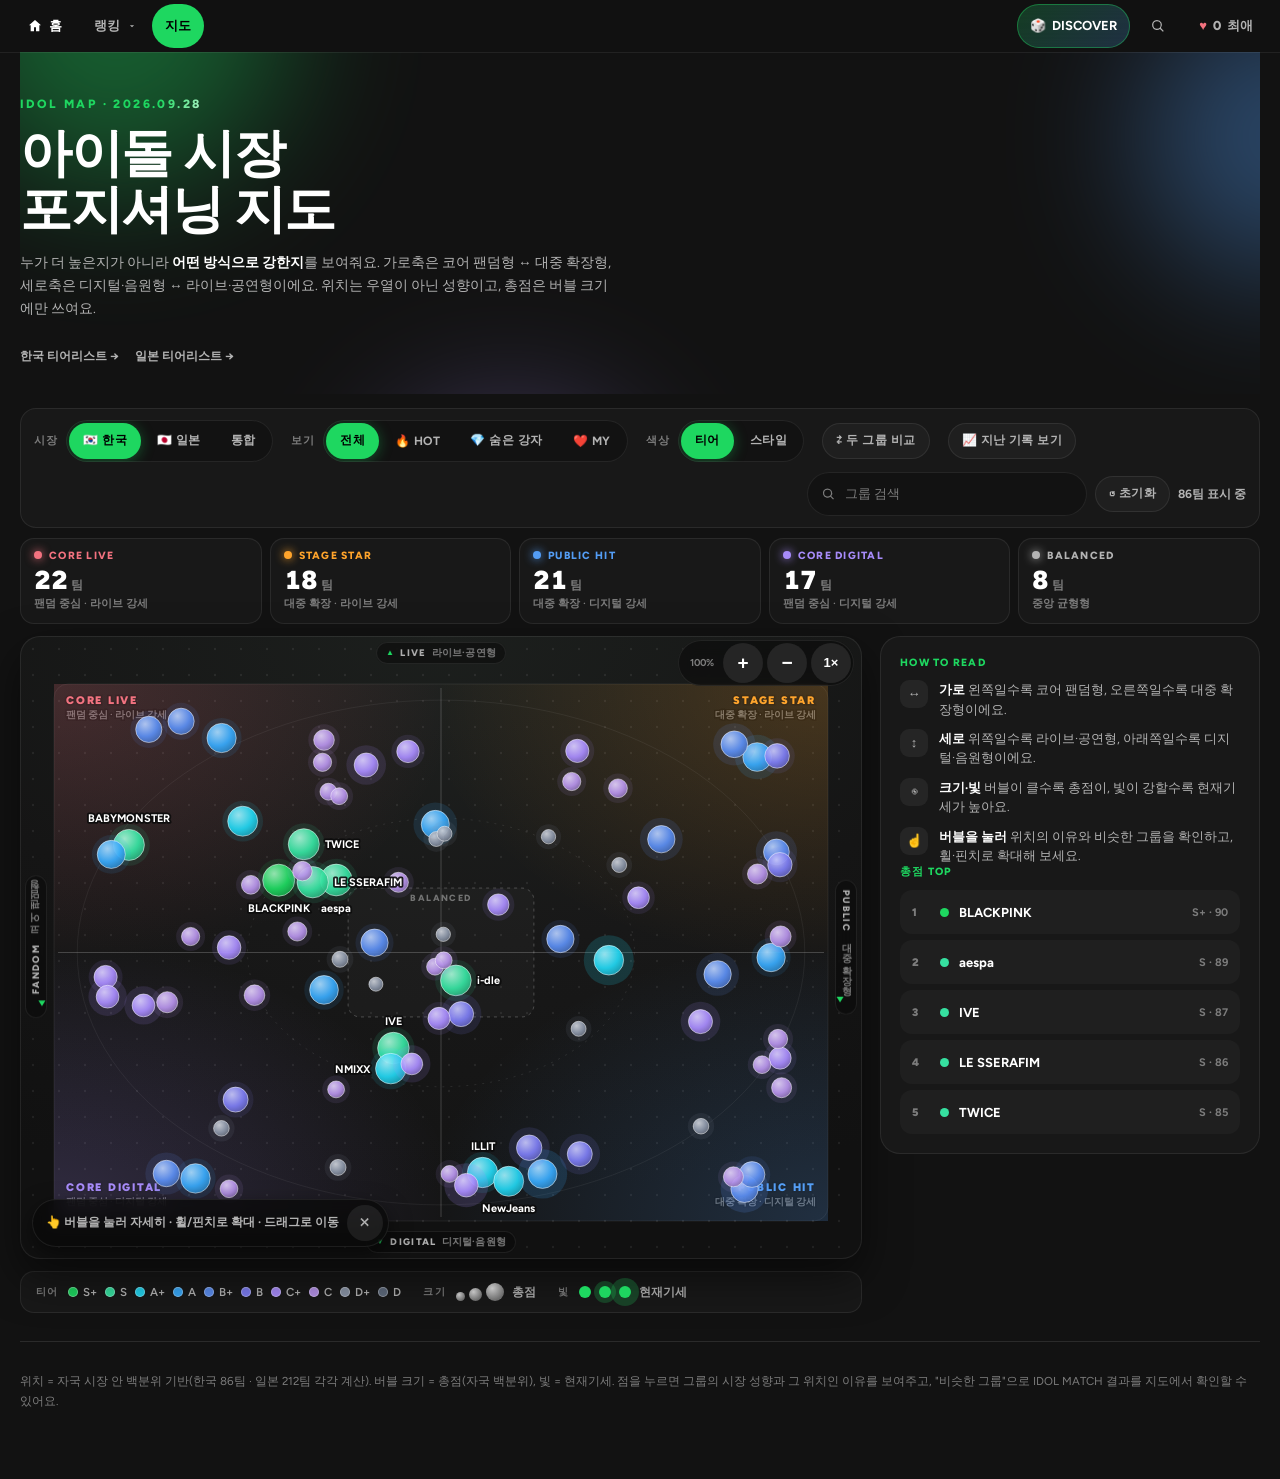
<file: map.html>
<!DOCTYPE html>
<html lang="ko" data-theme="dark">
<head>
<meta charset="utf-8">
<meta name="viewport" content="width=device-width, initial-scale=1">
<title>IDOL MAP — 여자아이돌 시장 포지셔닝 지도</title>
<link rel="icon" type="image/png" sizes="32x32" href="icons/kr-32.png">
<link rel="apple-touch-icon" href="icons/kr-180.png">
<meta name="theme-color" content="#121212">
<meta name="description" content="코어 팬덤↔대중, 라이브↔디지털 두 축으로 한국·일본 여자아이돌의 시장 성향을 지도에서 확인하세요.">
<meta property="og:type" content="website">
<meta property="og:title" content="IDOL MAP — 여자아이돌 시장 포지셔닝 지도">
<meta property="og:description" content="코어 팬덤↔대중, 라이브↔디지털 두 축으로 한국·일본 여자아이돌의 시장 성향을 지도에서 확인하세요.">
<meta property="og:image" content="https://rererererete45.github.io/idol_tier_2026/icons/kr-192.png">
<meta property="og:url" content="https://rererererete45.github.io/idol_tier_2026/map">
<meta name="twitter:card" content="summary">
<link rel="manifest" href="manifest.webmanifest">
<link rel="preconnect" href="https://fonts.googleapis.com">
<link rel="preconnect" href="https://fonts.gstatic.com" crossorigin>
<link href="https://fonts.googleapis.com/css2?family=Figtree:wght@400;600;700;900&display=swap" rel="stylesheet">
<link rel="stylesheet" href="css/idol-map.css?v=20260975">
</head>
<body>
<noscript><p style="margin:0;padding:12px 16px;background:#2a2a2a;color:#ffcf8a;font-size:13px">IDOL MAP은 JavaScript가 필요해요. 브라우저에서 JavaScript를 켜 주세요.</p></noscript>
<script src="js/site-nav.js?v=20260975"></script>
<div class="wrap">
<header>
  <div class="aurora" aria-hidden="true"><span></span><span></span><span></span></div>
  <p class="eyebrow"><span class="shiny">IDOL MAP · 2026.09.28</span></p>
  <h1 aria-label="아이돌 시장 포지셔닝 지도"><span class="w" style="--i:0">아이돌</span> <span class="w" style="--i:1">시장</span><br><span class="w" style="--i:2">포지셔닝</span> <span class="w" style="--i:3">지도</span></h1>
  <p class="sub" id="mapSub" tabindex="0" role="button" aria-expanded="false" aria-label="설명 펼치기/접기">누가 더 높은지가 아니라 <b>어떤 방식으로 강한지</b>를 보여줘요. 가로축은 코어 팬덤형 ↔ 대중 확장형, 세로축은 디지털·음원형 ↔ 라이브·공연형이에요. 위치는 우열이 아닌 성향이고, 총점은 버블 크기에만 쓰여요.</p>
  <nav class="navs" aria-label="페이지 이동"><a href="kr">한국 티어리스트 →</a><a href="jp">일본 티어리스트 →</a></nav>
</header>

<div class="toolbar" id="toolbar">
  <div class="tgroup">
    <span class="tlabel">시장</span>
    <div class="seg" role="group" aria-label="시장 선택">
      <button class="pill" data-mode="KR" aria-pressed="true">🇰🇷 한국</button>
      <button class="pill" data-mode="JP" aria-pressed="false">🇯🇵 일본</button>
      <button class="pill" data-mode="ALL" aria-pressed="false">통합</button>
    </div>
  </div>
  <div class="tgroup tbtn">
    <button class="pill tog" id="tbMore" type="button" aria-expanded="false" aria-controls="toolbar">⚙ 보기 설정 <span class="tbcar" aria-hidden="true">▾</span></button>
  </div>
  <div class="tgroup more">
    <span class="tlabel">보기</span>
    <div class="seg" role="group" aria-label="프리셋">
      <button class="pill" data-preset="ALL" aria-pressed="true">전체</button>
      <button class="pill" data-preset="HOT" aria-pressed="false">🔥 HOT</button>
      <button class="pill" data-preset="GEM" aria-pressed="false">💎 숨은 강자</button>
      <button class="pill" data-preset="MINE" aria-pressed="false">❤️ MY</button>
    </div>
  </div>
  <div class="tgroup more">
    <span class="tlabel">색상</span>
    <div class="seg" role="group" aria-label="색상 기준">
      <button class="pill" data-color="tier" aria-pressed="true">티어</button>
      <button class="pill" data-color="style" aria-pressed="false">스타일</button>
    </div>
  </div>
  <div class="tgroup more">
    <button class="pill tog" id="cmpToggle" aria-pressed="false">⇄ 두 그룹 비교</button>
  </div>
  <div class="tgroup">
    <button class="pill tog" id="replayToggle" type="button" aria-pressed="false">📈 지난 기록 보기</button>
  </div>
  <div class="tgroup grow">
    <label class="search"><svg viewBox="0 0 24 24" aria-hidden="true"><path d="M10.5 3a7.5 7.5 0 015.9 12.1l4.3 4.3-1.4 1.4-4.3-4.3A7.5 7.5 0 1110.5 3zm0 2a5.5 5.5 0 100 11 5.5 5.5 0 000-11z"/></svg><input id="q" type="search" placeholder="그룹 검색" autocomplete="off" aria-label="그룹 검색"></label>
    <button class="pill tog" id="resetBtn" type="button" aria-label="필터와 선택을 모두 초기화">↺ 초기화</button>
    <span class="count" id="count" aria-live="polite"></span>
  </div>
</div>

<div id="staticMapArea">
<div class="zones" id="zones" role="group" aria-label="영역별 필터"></div>
<div class="empty-note" id="emptyNote" role="status" hidden></div>

<div class="stage">
  <div class="mapcol">
    <div class="mapbox" id="mapbox">
      <canvas id="dots" aria-hidden="true"></canvas>
      <div id="mapwrap">
        <svg id="map" role="group" aria-label="아이돌 포지셔닝 지도"></svg>
        <p class="map-loading" id="mapLoading">지도를 불러오는 중…</p>
        <span class="axl t"><i>▲</i> LIVE <em>라이브·공연형</em></span>
        <span class="axl b"><i>▼</i> DIGITAL <em>디지털·음원형</em></span>
        <span class="axl l"><i>◀</i> FANDOM <em>코어 팬덤형</em></span>
        <span class="axl r">PUBLIC <em>대중 확장형</em> <i>▶</i></span>
        <div class="zoomctl">
          <button class="zbtn" id="zin" aria-label="확대">+</button>
          <span id="zoomval">100%</span>
          <button class="zbtn" id="zout" aria-label="축소">−</button>
          <button class="zbtn" id="zreset" aria-label="보기 초기화" style="font-size:13px">1×</button>
        </div>
        <div id="tip" role="tooltip" hidden></div>
        <div class="map-hint" id="mapHint" role="note" hidden><span>👆 버블을 눌러 자세히 · 휠/핀치로 확대 · 드래그로 이동</span><button type="button" id="mapHintX" aria-label="안내 닫기">✕</button></div>
      </div>
    </div>
    <div class="legend" id="legend"></div>
    <p class="notice" id="notice" hidden>※ 통합 지도는 각 그룹이 <b>자국 시장에서 어떤 위치에 있는지</b>를 비교합니다. 한국과 일본의 절대적 시장 규모나 총점을 직접 비교하지 않습니다. (● 한국 · ◆ 일본)</p>
  </div>

  <aside id="side" aria-label="그룹 정보">
    <div class="side-empty" id="sideEmpty"></div>
    <section class="sheet" id="sheet" hidden aria-live="polite" aria-label="그룹 상세"></section>
  </aside>
</div>
</div>
<div id="mrHost" hidden></div>

<div class="foot">
  <p>위치 = 자국 시장 안 백분위 기반(한국 86팀 · 일본 212팀 각각 계산). 버블 크기 = 총점(자국 백분위), 빛 = 현재기세. 점을 누르면 그룹의 시장 성향과 그 위치인 이유를 보여주고, "비슷한 그룹"으로 IDOL MATCH 결과를 지도에서 확인할 수 있어요.</p>
  <p id="excl"></p>
</div>
</div>

<script src="js/idol-match.js?v=20260975"></script>
<script src="js/idol-recommendation-core.js?v=20260975"></script>
<script src="js/idol-map.js?v=20260975"></script>
<script>
/* ---------- 지난 기록 보기: 정적 지도 ↔ MAP REPLAY(월별 재생) 전환 ---------- */
(function () {
  'use strict';
  var V = '20260975';
  var btn = document.getElementById('replayToggle'), staticArea = document.getElementById('staticMapArea'), host = document.getElementById('mrHost');
  var esc = function (s) { return String(s).replace(/[&<>"]/g, function (c) { return { '&': '&amp;', '<': '&lt;', '>': '&gt;', '"': '&quot;' }[c]; }); };
  var KO = { KR: '한국', JP: '일본' };
  var loadP = null, IDX = null, BR = null, active = false, country = 'KR';
  function loadCss(href) {
    if (document.querySelector('link[href^="' + href + '"]')) return;
    var l = document.createElement('link'); l.rel = 'stylesheet'; l.href = href + '?v=' + V; document.head.appendChild(l);
  }
  function loadScript(src) {
    return new Promise(function (res, rej) { var s = document.createElement('script'); s.src = src + '?v=' + V; s.onload = res; s.onerror = rej; document.head.appendChild(s); });
  }
  function ensure() {
    if (!loadP) {
      loadCss('css/history.css');
      var p = Promise.resolve();
      if (!window.RankHistory) p = p.then(function () { return loadScript('js/rank-history.js'); });
      if (!window.HistoryAnalytics) p = p.then(function () { return loadScript('js/history-analytics.js'); });
      if (!window.MapReplay) p = p.then(function () { return loadScript('js/map-replay.js'); });
      loadP = p.then(function () { return Promise.all([RankHistory.loadHistoryIndex(), RankHistory.loadBreaks()]); }).then(function (r) {
        IDX = r[0]; BR = r[1] || { KR: [], JP: [] };
      });
    }
    return loadP;
  }
  function currentCountry() {
    var m = window.__IDOL_MAP__ && window.__IDOL_MAP__.S && window.__IDOL_MAP__.S.mode;
    return m === 'JP' ? 'JP' : 'KR'; // 통합(ALL)은 재생을 지원하지 않아 한국으로 시작
  }
  function mountReplay() {
    var periods = IDX[country];
    if (!periods || !periods.length) { if (window.__toast) window.__toast('불러올 기록이 없어요.'); return; }
    var state = { country: country, period: periods[periods.length - 1], pin: null, trail: '6', speed: 1 };
    window.MapReplay.mount(host, {
      state: state, periods: periods, breaks: BR[country] || [],
      snap: function (c, p) { return RankHistory.loadCountrySnapshot(c, p); }, all: function (c) { return RankHistory.loadAll(c); },
      tierColors: { 'S+': '#1ed760', 'S': '#36e0a0', 'A+': '#22d3ee', 'A': '#38a8f8', 'B+': '#5b8def', 'B': '#7c7cf0', 'C+': '#a78bfa', 'C': '#b592e8', 'D+': '#8b95a7', 'D': '#5f6b7d' },
      esc: esc, ko: KO,
      setPeriod: function (p) { state.period = p; },
      setState: function (patch) { Object.assign(state, patch); },
      openDetail: function (id) { location.href = (country === 'KR' ? 'kr' : 'jp') + '?id=' + encodeURIComponent(id); }
    });
  }
  function setActive(on) {
    active = on;
    btn.setAttribute('aria-pressed', String(on));
    staticArea.hidden = on; host.hidden = !on;
    if (on) { host.innerHTML = '<p style="padding:40px;text-align:center;color:var(--tx3,#7c7c7c)">불러오는 중…</p>'; ensure().then(function () { country = currentCountry(); mountReplay(); }).catch(function () { host.innerHTML = '<p style="padding:40px;text-align:center;color:var(--tx3,#7c7c7c)">지난 기록을 불러오지 못했어요.</p>'; }); }
    else if (window.MapReplay) window.MapReplay.destroy();
  }
  btn.addEventListener('click', function () { setActive(!active); });
  // 통합(ALL)으로 바꾸면 재생을 끝낸다. 한국/일본 전환이면 그 나라로 다시 마운트한다.
  document.addEventListener('click', function (e) {
    var b = e.target.closest && e.target.closest('[data-mode]');
    if (!b || !active) return;
    if (b.dataset.mode === 'ALL') { setActive(false); return; }
    var c = b.dataset.mode === 'JP' ? 'JP' : 'KR';
    if (c !== country) { country = c; window.MapReplay.destroy(); mountReplay(); }
  });
  // map.html?history=1 또는 ?period= 로 들어오면 바로 재생 모드로 연다(예전 HISTORY 페이지로 보내던 링크 호환)
  var qp = new URLSearchParams(location.search);
  if (qp.get('history') === '1' || qp.has('period')) {
    country = qp.get('country') === 'JP' ? 'JP' : 'KR';
    setActive(true);
    ensure().then(function () {
      if (/^\d{4}-\d{2}$/.test(qp.get('period') || '') && (IDX[country] || []).indexOf(qp.get('period')) >= 0) {
        var check = setInterval(function () { if (window.MapReplay.active()) { clearInterval(check); window.MapReplay.setPeriod(qp.get('period')); } }, 100);
      }
    });
  }
})();
</script>
</body>
</html>
</file>
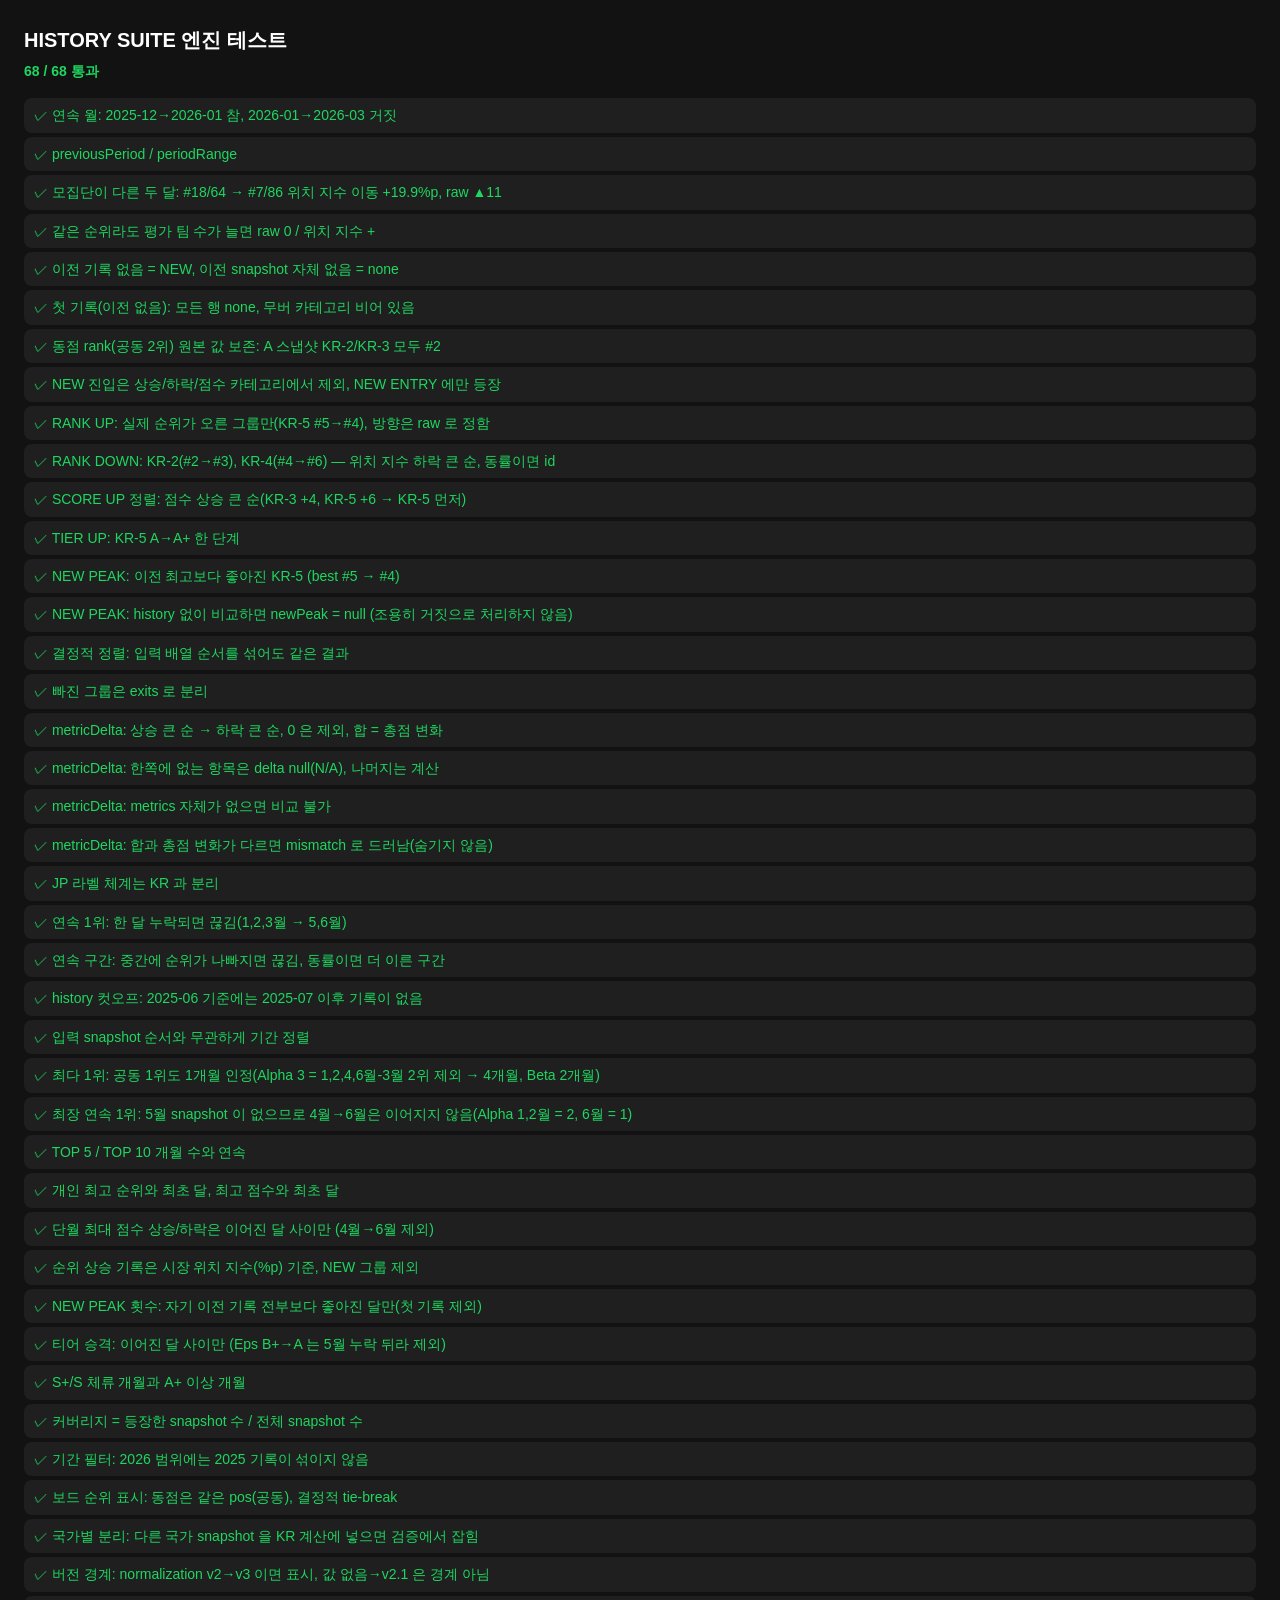
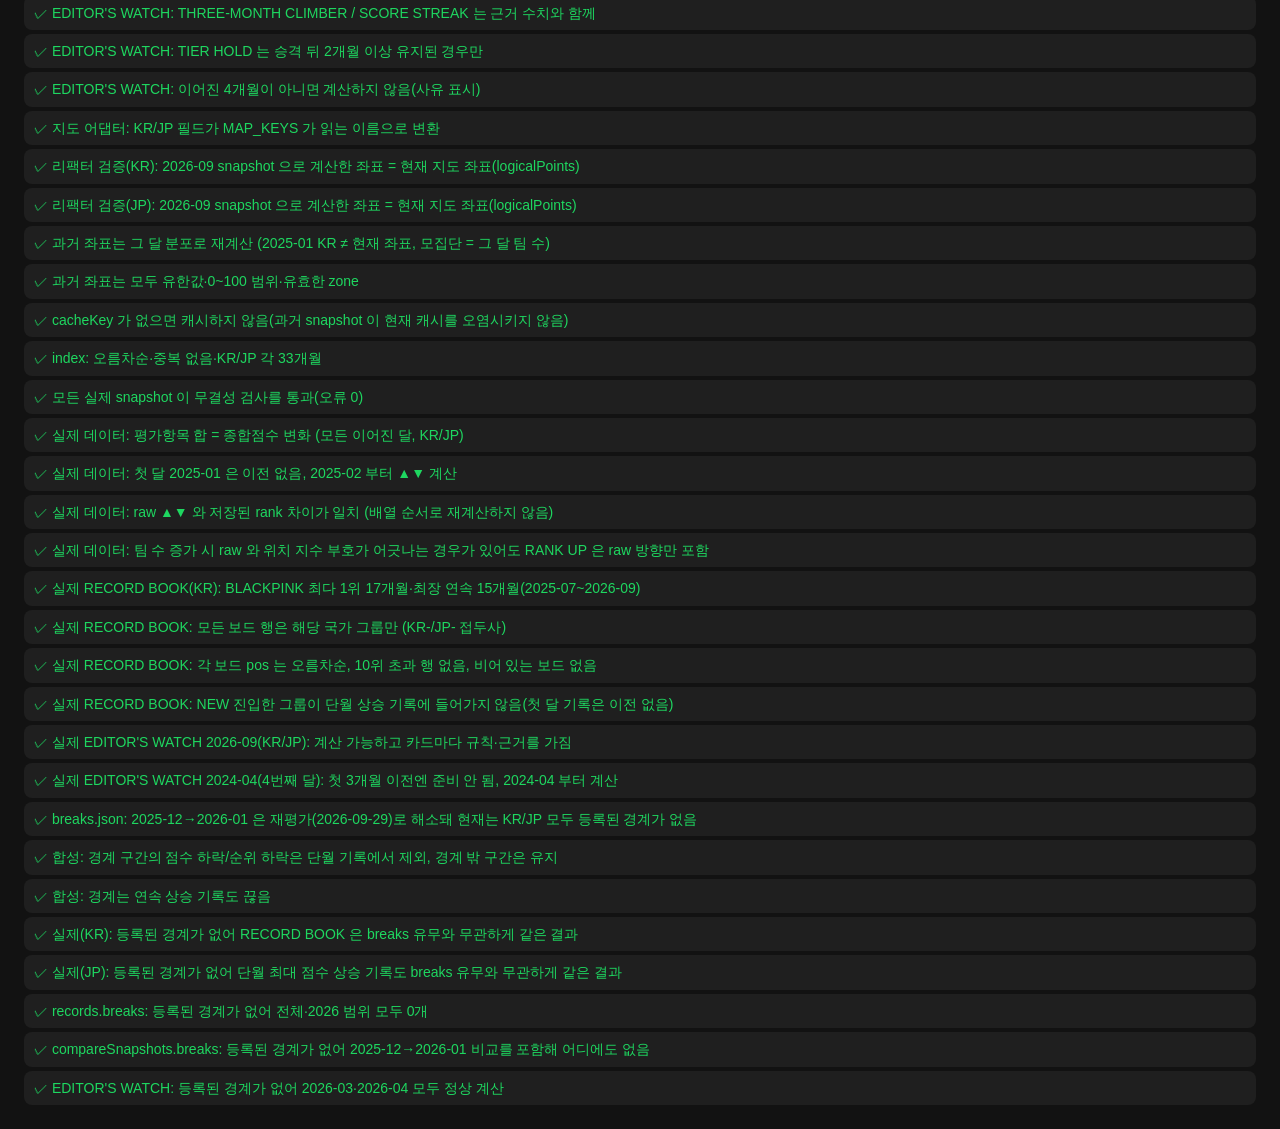
<file: tools/history-tests.html>
<!DOCTYPE html>
<html lang="ko">
<head>
<meta charset="utf-8">
<meta name="viewport" content="width=device-width, initial-scale=1">
<meta name="robots" content="noindex">
<base href="../">
<title>HISTORY 엔진 테스트</title>
<style>
body{margin:0;padding:24px;background:#121212;color:#fff;font:14px/1.6 "Apple SD Gothic Neo","Malgun Gothic",sans-serif}
h1{font-size:20px;margin:0 0 4px}
#sum{margin:0 0 16px;font-weight:800}
.ok{color:#1ed760}.bad{color:#f3727f}
ul{list-style:none;padding:0;margin:0;display:grid;gap:4px}
li{padding:6px 10px;border-radius:8px;background:#1f1f1f}
li small{color:#7c7c7c;margin-left:8px}
</style>
</head>
<body>
<h1>HISTORY SUITE 엔진 테스트</h1>
<p id="sum">실행 중…</p>
<ul id="out"></ul>
<script src="js/idol-match.js?v=20260975"></script>
<script src="js/idol-recommendation-core.js?v=20260975"></script>
<script src="js/rank-history.js?v=20260975"></script>
<script src="js/history-analytics.js?v=20260975"></script>
<script>
(async function () {
  var IM = window.IdolMatch, R = window.IdolRec, RH = window.RankHistory, HA = window.HistoryAnalytics, res = [];
  await IM.ready;
  function t(name, fn) {
    try { var r = fn(); res.push([name, r === undefined || r === true, r === true || r === undefined ? '' : String(r)]); }
    catch (e) { res.push([name, false, e.message]); }
  }
  var near = function (a, b, e) { return Math.abs(a - b) <= (e || 1e-6); };
  // 합성 snapshot: list = [[id, name, rank, score, tier?, metrics?]]
  function mk(period, list, extra) {
    var meta = Object.assign({ country: 'KR', period: period, published_at: period + '-28', population_count: list.length, revision: 1 }, extra || {});
    return { meta: meta, groups: list.map(function (g) { return { id: g[0], group: g[1], rank: g[2], score: g[3], tier: g[4] || 'A', metrics: g[5] || null }; }) };
  }
  function shuffle(a) { var b = a.slice(); for (var i = b.length - 1; i > 0; i--) { var j = (i * 7 + 3) % (i + 1); var x = b[i]; b[i] = b[j]; b[j] = x; } return b; }

  /* ---------- 기간 ---------- */
  t('연속 월: 2025-12→2026-01 참, 2026-01→2026-03 거짓', function () { return HA.isConsecutiveMonth('2025-12', '2026-01') && !HA.isConsecutiveMonth('2026-01', '2026-03'); });
  t('previousPeriod / periodRange', function () {
    var ps = ['2025-03', '2025-01', '2025-02'];
    return HA.previousPeriod(ps, '2025-02') === '2025-01' && HA.previousPeriod(ps, '2025-01') === null && HA.periodRange(ps, '2025-02', '2025-03').join() === '2025-02,2025-03';
  });

  /* ---------- 한 그룹 비교 ---------- */
  t('모집단이 다른 두 달: #18/64 → #7/86 위치 지수 이동 +19.9%p, raw ▲11', function () {
    var c = HA.compareEntries({ rank: 18, tier: 'A' }, { rank: 7, tier: 'A+' }, 64, 86, true);
    var exp = (100 * (1 - 6 / 85)) - (100 * (1 - 17 / 63));
    return (c.rawDelta === 11 && near(c.movement, exp, 1e-9) && c.movementPct === Math.round(exp * 10) / 10 && c.tier.dir === 'up') || JSON.stringify(c);
  });
  t('같은 순위라도 평가 팀 수가 늘면 raw 0 / 위치 지수 +', function () {
    var c = HA.compareEntries({ rank: 10, tier: 'A' }, { rank: 10, tier: 'A' }, 64, 86, true);
    return (c.rawDelta === 0 && c.movement > 0 && c.kind === 'same') || JSON.stringify(c);
  });
  t('이전 기록 없음 = NEW, 이전 snapshot 자체 없음 = none', function () {
    return HA.compareEntries(null, { rank: 3, tier: 'S' }, 0, 10, true).kind === 'new' && HA.compareEntries(null, { rank: 3, tier: 'S' }, 0, 10, false).kind === 'none';
  });

  /* ---------- snapshot 비교 / MOVERS ---------- */
  var A = mk('2025-01', [['KR-1', 'A', 1, 90, 'S+'], ['KR-2', 'B', 2, 80, 'S'], ['KR-3', 'C', 2, 80, 'S'], ['KR-4', 'D', 4, 70, 'A+'], ['KR-5', 'E', 5, 60, 'A']]);
  var B = mk('2025-02', [['KR-1', 'A', 1, 91, 'S+'], ['KR-3', 'C', 2, 84, 'S'], ['KR-2', 'B', 3, 80, 'S'], ['KR-5', 'E', 4, 66, 'A+'], ['KR-6', 'NewF', 5, 55, 'A'], ['KR-4', 'D', 6, 58, 'A']]);
  t('첫 기록(이전 없음): 모든 행 none, 무버 카테고리 비어 있음', function () {
    var c = HA.compareSnapshots('KR', null, A), m = HA.computeMovers(c);
    return c.first && c.rows.every(function (r) { return r.kind === 'none'; }) && m.counts.rankUp === 0 && m.counts.newEntry === 0;
  });
  var cmpAB = HA.compareSnapshots('KR', A, B, { history: [A, B] }), mv = HA.computeMovers(cmpAB);
  t('동점 rank(공동 2위) 원본 값 보존: A 스냅샷 KR-2/KR-3 모두 #2', function () { return HA.entryById(A, 'KR-2').rank === 2 && HA.entryById(A, 'KR-3').rank === 2 && cmpAB.rows.filter(function (r) { return r.id === 'KR-3'; })[0].rawDelta === 0; });
  t('NEW 진입은 상승/하락/점수 카테고리에서 제외, NEW ENTRY 에만 등장', function () {
    var inAny = ['rankUp', 'rankDown', 'scoreUp', 'scoreDown', 'momentumUp', 'tierUp', 'newPeak'].some(function (k) { return mv[k].some(function (r) { return r.id === 'KR-6'; }); });
    return !inAny && mv.newEntry.length === 1 && mv.newEntry[0].id === 'KR-6';
  });
  t('RANK UP: 실제 순위가 오른 그룹만(KR-5 #5→#4), 방향은 raw 로 정함', function () { return mv.rankUp.map(function (r) { return r.id; }).join() === 'KR-5' || mv.rankUp.map(function (r) { return r.id; }).join(); });
  t('RANK DOWN: KR-2(#2→#3), KR-4(#4→#6) — 위치 지수 하락 큰 순, 동률이면 id', function () {
    var ids = mv.rankDown.map(function (r) { return r.id; });
    return (ids.join() === 'KR-4,KR-2') || ids.join();
  });
  t('SCORE UP 정렬: 점수 상승 큰 순(KR-3 +4, KR-5 +6 → KR-5 먼저)', function () { return mv.scoreUp.map(function (r) { return r.id; }).join() === 'KR-5,KR-3,KR-1' || mv.scoreUp.map(function (r) { return r.id; }).join(); });
  t('TIER UP: KR-5 A→A+ 한 단계', function () { return mv.tierUp.length === 1 && mv.tierUp[0].id === 'KR-5' && mv.tierUp[0].tier.steps === 1; });
  t('NEW PEAK: 이전 최고보다 좋아진 KR-5 (best #5 → #4)', function () { return mv.newPeak.map(function (r) { return r.id; }).join() === 'KR-5' && mv.newPeak[0].bestBefore === 5; });
  t('NEW PEAK: history 없이 비교하면 newPeak = null (조용히 거짓으로 처리하지 않음)', function () {
    var c = HA.compareSnapshots('KR', A, B); return c.rows.every(function (r) { return r.newPeak === null; }) && HA.computeMovers(c).newPeakReady === false;
  });
  t('결정적 정렬: 입력 배열 순서를 섞어도 같은 결과', function () {
    var B2 = mk('2025-02', shuffle(B.groups.map(function (g) { return [g.id, g.group, g.rank, g.score, g.tier]; })));
    var A2 = mk('2025-01', shuffle(A.groups.map(function (g) { return [g.id, g.group, g.rank, g.score, g.tier]; })));
    var m2 = HA.computeMovers(HA.compareSnapshots('KR', A2, B2, { history: [B2, A2] }));
    return ['rankUp', 'rankDown', 'scoreUp', 'scoreDown', 'newEntry', 'tierUp', 'newPeak'].every(function (k) { return m2[k].map(function (r) { return r.id; }).join() === mv[k].map(function (r) { return r.id; }).join(); });
  });
  t('빠진 그룹은 exits 로 분리', function () { var c = HA.compareSnapshots('KR', B, A); return c.exits.map(function (g) { return g.id; }).join() === 'KR-6'; });

  /* ---------- 평가항목 변화 ---------- */
  var mP = { domestic_digital: 14, album_fandom: 18, performance: 19, global: 15, recognition: 15, momentum: 8 }; // 89
  var mC = { domestic_digital: 16, album_fandom: 18, performance: 18, global: 16, recognition: 15, momentum: 9 }; // 92
  t('metricDelta: 상승 큰 순 → 하락 큰 순, 0 은 제외, 합 = 총점 변화', function () {
    var d = HA.metricDelta('KR', { rank: 2, score: 89, metrics: mP }, { rank: 1, score: 92, metrics: mC });
    var s = d.changes.map(function (x) { return x.label + HA.fmtSigned(x.delta); }).join(' ');
    return (s === '국내음원+2 글로벌+1 현재기세+1 공연−1' && d.sum === 3 && d.scoreDelta === 3 && !d.mismatch) || s;
  });
  t('metricDelta: 한쪽에 없는 항목은 delta null(N/A), 나머지는 계산', function () {
    var m2 = Object.assign({}, mC); delete m2.global;
    var d = HA.metricDelta('KR', { metrics: mP, score: 89 }, { metrics: m2, score: 89 });
    return d.items.filter(function (x) { return x.key === 'global'; })[0].delta === null && d.comparable && d.mismatch === false;
  });
  t('metricDelta: metrics 자체가 없으면 비교 불가', function () { var d = HA.metricDelta('KR', { score: 1 }, { score: 2, metrics: mC }); return !d.comparable && d.changes.length === 0; });
  t('metricDelta: 합과 총점 변화가 다르면 mismatch 로 드러남(숨기지 않음)', function () { return HA.metricDelta('KR', { score: 89, metrics: mP }, { score: 95, metrics: mC }).mismatch === true; });
  t('JP 라벨 체계는 KR 과 분리', function () { return HA.metricDefs('JP').map(function (d) { return d.key; }).join() === 'live,fandom,recognition,streaming_sns,momentum,industry' && HA.metricDefs('KR')[0].key === 'domestic_digital'; });

  /* ---------- 연속 기록 ---------- */
  function hist(list) { return list.map(function (x) { return { period: x[0], rank: x[1], score: x[2] || 80, tier: x[3] || 'S', group: 'G' }; }); }
  t('연속 1위: 한 달 누락되면 끊김(1,2,3월 → 5,6월)', function () {
    var s = HA.computeStreaks(hist([['2025-01', 1], ['2025-02', 1], ['2025-03', 1], ['2025-05', 1], ['2025-06', 1]]), function (h) { return h.rank === 1; });
    return (s.longest.length === 3 && s.longest.start === '2025-01' && s.runs.length === 2 && s.current.length === 2) || JSON.stringify(s);
  });
  t('연속 구간: 중간에 순위가 나빠지면 끊김, 동률이면 더 이른 구간', function () {
    var s = HA.computeStreaks(hist([['2025-01', 1], ['2025-02', 1], ['2025-03', 3], ['2025-04', 1], ['2025-05', 1]]), function (h) { return h.rank === 1; });
    return s.longest.start === '2025-01' && s.runs.length === 2;
  });
  t('history 컷오프: 2025-06 기준에는 2025-07 이후 기록이 없음', function () {
    var snaps = ['2025-05', '2025-06', '2025-07', '2026-01'].map(function (p, i) { return mk(p, [['KR-1', 'A', i + 1, 80 + i]]); });
    var h = HA.groupHistoryUntil(snaps, 'KR-1', '2025-06'); return (h.length === 2 && h[1].period === '2025-06') || JSON.stringify(h);
  });

  /* ---------- RECORD BOOK ---------- */
  // 2025-01..04 + 2025-06. 정원: 4,5,6,... 처럼 달마다 다르게
  var RS = [
    mk('2025-01', [['KR-1', 'Alpha', 1, 90, 'S+'], ['KR-2', 'Beta', 2, 85, 'S'], ['KR-3', 'Gamma', 3, 70, 'A+'], ['KR-4', 'Delta', 4, 60, 'A']]),
    mk('2025-02', [['KR-1', 'Alpha', 1, 91, 'S+'], ['KR-2', 'Beta', 1, 91, 'S+'], ['KR-3', 'Gamma', 3, 72, 'A+'], ['KR-4', 'Delta', 4, 59, 'A'], ['KR-5', 'Eps', 5, 50, 'B+']]),
    mk('2025-03', [['KR-1', 'Alpha', 2, 88, 'S'], ['KR-2', 'Beta', 1, 92, 'S+'], ['KR-3', 'Gamma', 3, 73, 'A+'], ['KR-4', 'Delta', 4, 60, 'A'], ['KR-5', 'Eps', 5, 51, 'B+'], ['KR-6', 'Zeta', 6, 40, 'B']]),
    mk('2025-04', [['KR-1', 'Alpha', 1, 93, 'S+'], ['KR-2', 'Beta', 2, 90, 'S'], ['KR-3', 'Gamma', 3, 73, 'A+'], ['KR-4', 'Delta', 4, 60, 'A'], ['KR-5', 'Eps', 5, 52, 'B+'], ['KR-6', 'Zeta', 6, 41, 'B']]),
    mk('2025-06', [['KR-1', 'Alpha', 1, 94, 'S+'], ['KR-2', 'Beta', 2, 90, 'S'], ['KR-3', 'Gamma', 3, 74, 'A+'], ['KR-4', 'Delta', 4, 60, 'A'], ['KR-5', 'Eps', 5, 53, 'A'], ['KR-6', 'Zeta', 6, 41, 'B']])
  ];
  var rec = HA.computeRecords('KR', shuffle(RS)), rb = function (k) { return rec.boards.filter(function (b) { return b.key === k; })[0]; }, rg = function (id) { return rec.groups.filter(function (g) { return g.id === id; })[0]; };
  t('입력 snapshot 순서와 무관하게 기간 정렬', function () { return rec.periods.join() === '2025-01,2025-02,2025-03,2025-04,2025-06'; });
  t('최다 1위: 공동 1위도 1개월 인정(Alpha 3 = 1,2,4,6월-3월 2위 제외 → 4개월, Beta 2개월)', function () {
    var b = rb('rank1Months'); return (b.rows[0].id === 'KR-1' && b.rows[0].value === 4 && b.rows[1].id === 'KR-2' && b.rows[1].value === 1 + 1 - 0) || JSON.stringify(b.rows.slice(0, 2));
  });
  t('최장 연속 1위: 5월 snapshot 이 없으므로 4월→6월은 이어지지 않음(Alpha 1,2월 = 2, 6월 = 1)', function () {
    var g = rg('KR-1'); return (g.rank1.streak.length === 2 && g.rank1.streak.start === '2025-01' && g.rank1.current.length === 1) || JSON.stringify(g.rank1);
  });
  t('TOP 5 / TOP 10 개월 수와 연속', function () { var g = rg('KR-5'); return g.top5.months === 4 && g.top10.months === 4 && g.top5.streak.length === 3 && g.top5.streak.start === '2025-02'; }); // 2,3,4월 연속(6월은 5월 누락 뒤라 이어지지 않음)
  t('개인 최고 순위와 최초 달, 최고 점수와 최초 달', function () { var g = rg('KR-2'); return g.bestRank.rank === 1 && g.bestRank.first === '2025-02' && g.maxScore.score === 92 && g.maxScore.first === '2025-03'; });
  t('단월 최대 점수 상승/하락은 이어진 달 사이만 (4월→6월 제외)', function () {
    var g = rg('KR-1'); return (g.scoreGain.value === 5 && g.scoreGain.period === '2025-04' && g.scoreLoss.value === -3 && g.scoreLoss.period === '2025-03') || JSON.stringify([g.scoreGain, g.scoreLoss]);
  });
  t('순위 상승 기록은 시장 위치 지수(%p) 기준, NEW 그룹 제외', function () {
    var z = rg('KR-6'); // 3월 첫 등장 → 3월은 NEW, 이후 순위 변동 없음
    var a = rg('KR-1'); // 3월 #1(정원 4→... ) → 2위 하락, 4월 2→1 상승
    return z.rankUp === null && a.rankUp && a.rankUp.period === '2025-04' && a.rankUp.rawDelta === 1 && a.rankUp.movement > 0;
  });
  t('NEW PEAK 횟수: 자기 이전 기록 전부보다 좋아진 달만(첫 기록 제외)', function () { return rg('KR-2').newPeaks.count === 1 && rg('KR-2').newPeaks.periods[0] === '2025-02' && rg('KR-1').newPeaks.count === 0; });
  t('티어 승격: 이어진 달 사이만 (Eps B+→A 는 5월 누락 뒤라 제외)', function () { return rg('KR-5').tierUps.count === 0 && rg('KR-1').tierUps.count === 1; });
  t('S+/S 체류 개월과 A+ 이상 개월', function () { var g = rg('KR-3'); return g.tierMonths.sTier.length === 0 && g.tierMonths.aPlus.length === 5; });
  t('커버리지 = 등장한 snapshot 수 / 전체 snapshot 수', function () { return near(rg('KR-6').coverage, 3 / 5) && near(rg('KR-1').coverage, 1); });
  t('기간 필터: 2026 범위에는 2025 기록이 섞이지 않음', function () {
    var r26 = HA.computeRecords('KR', RS.concat([mk('2026-01', [['KR-1', 'Alpha', 1, 95]])]), { range: '2026' });
    return r26.periods.join() === '2026-01' && r26.groups.length === 1 && r26.boards.filter(function (b) { return b.key === 'rank1Months'; })[0].rows[0].value === 1;
  });
  t('보드 순위 표시: 동점은 같은 pos(공동), 결정적 tie-break', function () {
    var b = rb('top10Months'); var pos = b.rows.map(function (r) { return r.pos; }); return pos[0] === 1 && pos[1] === 1 || pos.join();
  });
  t('국가별 분리: 다른 국가 snapshot 을 KR 계산에 넣으면 검증에서 잡힘', function () {
    var jp = mk('2025-01', [['JP-1', 'X', 1, 90]], { country: 'JP' }); return HA.validateSnapshot('KR', '2025-01', jp).errors.length > 0;
  });
  t('버전 경계: normalization v2→v3 이면 표시, 값 없음→v2.1 은 경계 아님', function () {
    var a = mk('2025-01', [['KR-1', 'A', 1, 1]], { normalization_version: 'v2' }), b = mk('2025-02', [['KR-1', 'A', 1, 1]], { normalization_version: 'v3' }), c = mk('2025-03', [['KR-1', 'A', 1, 1]], { normalization_version: 'v3', algorithm_version: 'v2.1' });
    return HA.versionBoundaries([a, b, c]).length === 1 && HA.versionBoundaries([a, b, c])[0].to === '2025-02';
  });

  /* ---------- EDITOR'S WATCH ---------- */
  var W = ['2025-01', '2025-02', '2025-03', '2025-04'].map(function (p, i) {
    return mk(p, [['KR-1', 'Up', 4 - i, 70 + i * 2, i < 2 ? 'A' : 'A+'], ['KR-2', 'Flat', 5, 60, 'A'], ['KR-3', 'Top', 1, 90, 'S+'], ['KR-4', 'Dn', 2 + i, 80 - i, 'S'], ['KR-5', 'Pad', 6, 50, 'B+'], ['KR-6', 'Pad2', 7, 40, 'B']]);
  });
  var ew = HA.computeEditorsWatch('KR', W, '2025-04'), cardsOf = function (r) { return ew.cards.filter(function (c) { return c.rule === r; }).map(function (c) { return c.id; }); };
  t('EDITOR\'S WATCH: THREE-MONTH CLIMBER / SCORE STREAK 는 근거 수치와 함께', function () {
    var c = ew.cards.filter(function (x) { return x.rule === 'climber'; })[0];
    return ew.ready && cardsOf('climber').join() === 'KR-1' && cardsOf('scoreStreak').join() === 'KR-1' && c.intervals.length === 3 && c.fact.indexOf('#4 → #1') !== -1 || JSON.stringify(ew.cards.map(function (c) { return [c.rule, c.id]; }));
  });
  t('EDITOR\'S WATCH: TIER HOLD 는 승격 뒤 2개월 이상 유지된 경우만', function () { return cardsOf('tierHold').join() === '' || cardsOf('tierHold').join(); });
  t('EDITOR\'S WATCH: 이어진 4개월이 아니면 계산하지 않음(사유 표시)', function () {
    var w2 = W.slice(); w2[1] = mk('2025-02', []); w2 = [W[0], W[2], W[3]].concat([]); var r = HA.computeEditorsWatch('KR', w2, '2025-04');
    return !r.ready && r.cards.length === 0 && r.reason.length > 0;
  });

  /* ---------- 과거 지도 ---------- */
  var idx = await RH.loadHistoryIndex();
  var snapsKR = await Promise.all(idx.KR.map(function (p) { return RH.loadCountrySnapshot('KR', p); }));
  var snapsJP = await Promise.all(idx.JP.map(function (p) { return RH.loadCountrySnapshot('JP', p); }));
  t('지도 어댑터: KR/JP 필드가 MAP_KEYS 가 읽는 이름으로 변환', function () {
    var k = HA.snapshotToMapRows('KR', snapsKR[snapsKR.length - 1])[0], j = HA.snapshotToMapRows('JP', snapsJP[snapsJP.length - 1])[0];
    return ['국내음원', '음반·팬덤', '공연', '글로벌', '국내인지도', '현재기세', '총점', '티어', '그룹', 'id'].every(function (f) { return k[f] !== undefined; }) &&
      ['공연·현장', '팬덤·구매력', '대중인지도', '스트리밍·SNS', '현재기세', '업계영향력', '총점'].every(function (f) { return j[f] !== undefined; });
  });
  ['KR', 'JP'].forEach(function (c) {
    t('리팩터 검증(' + c + '): 2026-09 snapshot 으로 계산한 좌표 = 현재 지도 좌표(logicalPoints)', function () {
      var snap = (c === 'KR' ? snapsKR : snapsJP).filter(function (s) { return s.meta.period === '2026-09'; })[0];
      var hp = R.logicalPointsFromRows(c, HA.snapshotToMapRows(c, snap), 'test:' + c + ':2026-09').points, cur = R.logicalPoints(c).points, by = {};
      hp.forEach(function (p) { by[p.id] = p; });
      var bad = cur.filter(function (p) { var q = by[p.id]; return !q || !near(q.logicalX, p.logicalX, 1e-9) || !near(q.logicalY, p.logicalY, 1e-9) || q.zone !== p.zone; });
      return (hp.length === cur.length && bad.length === 0) || (hp.length + '/' + cur.length + ' bad ' + bad.slice(0, 3).map(function (p) { return p.group; }));
    });
  });
  t('과거 좌표는 그 달 분포로 재계산 (2025-01 KR ≠ 현재 좌표, 모집단 = 그 달 팀 수)', function () {
    var s0 = snapsKR[0], pts = R.logicalPointsFromRows('KR', HA.snapshotToMapRows('KR', s0), 'test:KR:2025-01'), cur = R.logicalPoints('KR').points;
    var moved = pts.points.filter(function (p) { var c = cur.filter(function (x) { return x.id === p.id; })[0]; return c && (Math.abs(c.logicalX - p.logicalX) > 0.5 || Math.abs(c.logicalY - p.logicalY) > 0.5); }).length;
    return (pts.population === s0.groups.length && moved > 0) || (pts.population + '/' + s0.groups.length + ' moved ' + moved);
  });
  t('과거 좌표는 모두 유한값·0~100 범위·유효한 zone', function () {
    var ZONES = ['CORE LIVE', 'STAGE STAR', 'PUBLIC HIT', 'CORE DIGITAL', 'BALANCED'];
    return snapsKR.concat(snapsJP).every(function (s) {
      return R.logicalPointsFromRows(s.meta.country, HA.snapshotToMapRows(s.meta.country, s), 'test:' + s.meta.country + ':' + s.meta.period).points.every(function (p) {
        return isFinite(p.logicalX) && isFinite(p.logicalY) && p.logicalX >= 0 && p.logicalX <= 100 && p.logicalY >= 0 && p.logicalY <= 100 && ZONES.indexOf(p.zone) !== -1;
      });
    });
  });
  t('cacheKey 가 없으면 캐시하지 않음(과거 snapshot 이 현재 캐시를 오염시키지 않음)', function () {
    var a = R.logicalPointsFromRows('KR', HA.snapshotToMapRows('KR', snapsKR[0])), b = R.logicalPointsFromRows('KR', HA.snapshotToMapRows('KR', snapsKR[0]));
    return a !== b && R.logicalPoints('KR') === R.logicalPoints('KR') && R.logicalPoints('KR').population === 86;
  });

  /* ---------- 실제 33개월 데이터 정합성 ---------- */
  t('index: 오름차순·중복 없음·KR/JP 각 33개월', function () { return HA.validateIndex(idx.KR).length === 0 && HA.validateIndex(idx.JP).length === 0 && idx.KR.length === 33 && idx.JP.length === 33 && idx.KR[0] === '2024-01'; });
  t('모든 실제 snapshot 이 무결성 검사를 통과(오류 0)', function () {
    var bad = [];
    snapsKR.forEach(function (s, i) { var r = HA.validateSnapshot('KR', idx.KR[i], s); if (r.errors.length) bad.push('KR ' + idx.KR[i] + ': ' + r.errors[0]); });
    snapsJP.forEach(function (s, i) { var r = HA.validateSnapshot('JP', idx.JP[i], s); if (r.errors.length) bad.push('JP ' + idx.JP[i] + ': ' + r.errors[0]); });
    return bad.length === 0 || bad.slice(0, 3).join(' | ');
  });
  t('실제 데이터: 평가항목 합 = 종합점수 변화 (모든 이어진 달, KR/JP)', function () {
    var bad = 0, n = 0;
    [['KR', snapsKR], ['JP', snapsJP]].forEach(function (p) {
      for (var i = 1; i < p[1].length; i++) {
        var c = HA.compareSnapshots(p[0], p[1][i - 1], p[1][i]);
        c.rows.forEach(function (r) { if (r.prev) { n++; if (r.metric.mismatch || !r.metric.comparable) bad++; } });
      }
    });
    return (bad === 0 && n > 3000) || (bad + ' bad / ' + n);
  });
  t('실제 데이터: 첫 달 2025-01 은 이전 없음, 2025-02 부터 ▲▼ 계산', function () {
    var c1 = HA.compareSnapshots('KR', null, snapsKR[0]), c2 = HA.compareSnapshots('KR', snapsKR[0], snapsKR[1]);
    return c1.first && c1.rows.every(function (r) { return r.kind === 'none'; }) && !c2.first && c2.rows.some(function (r) { return r.kind === 'up'; }) && c2.rows.some(function (r) { return r.kind === 'down'; });
  });
  t('실제 데이터: raw ▲▼ 와 저장된 rank 차이가 일치 (배열 순서로 재계산하지 않음)', function () {
    var c = HA.compareSnapshots('KR', snapsKR[5], snapsKR[6]);
    return c.rows.every(function (r) { return !r.prev || r.rawDelta === r.prev.rank - r.cur.rank; });
  });
  t('실제 데이터: 팀 수 증가 시 raw 와 위치 지수 부호가 어긋나는 경우가 있어도 RANK UP 은 raw 방향만 포함', function () {
    var bad = 0;
    for (var i = 1; i < snapsKR.length; i++) {
      var m = HA.computeMovers(HA.compareSnapshots('KR', snapsKR[i - 1], snapsKR[i]));
      m.rankUp.forEach(function (r) { if (!(r.rawDelta > 0)) bad++; }); m.rankDown.forEach(function (r) { if (!(r.rawDelta < 0)) bad++; });
    }
    return bad === 0;
  });
  var recKR = HA.computeRecords('KR', snapsKR), recJP = HA.computeRecords('JP', snapsJP);
  t('실제 RECORD BOOK(KR): BLACKPINK 최다 1위 17개월·최장 연속 15개월(2025-07~2026-09)', function () {
    var g = recKR.groups.filter(function (x) { return x.id === 'KR-001'; })[0];
    return (g.rank1.months === 17 && g.rank1.streak.length === 15 && g.rank1.streak.start === '2025-07') || JSON.stringify(g.rank1.streak);
  });
  t('실제 RECORD BOOK: 모든 보드 행은 해당 국가 그룹만 (KR-/JP- 접두사)', function () {
    return recKR.boards.every(function (b) { return b.rows.every(function (r) { return /^KR-/.test(r.id); }); }) && recJP.boards.every(function (b) { return b.rows.every(function (r) { return /^JP-/.test(r.id); }); });
  });
  t('실제 RECORD BOOK: 각 보드 pos 는 오름차순, 10위 초과 행 없음, 비어 있는 보드 없음', function () {
    return recKR.boards.concat(recJP.boards).every(function (b) { return b.rows.length > 0 && b.rows.every(function (r, i) { return r.pos <= 10 && (i === 0 || r.pos >= b.rows[i - 1].pos); }); });
  });
  t('실제 RECORD BOOK: NEW 진입한 그룹이 단월 상승 기록에 들어가지 않음(첫 달 기록은 이전 없음)', function () {
    return recKR.groups.every(function (g) { return !g.rankUp || g.rankUp.from !== g.first || true; }) && recKR.groups.every(function (g) { return !g.rankUp || g.rankUp.prevRank >= 1; });
  });
  t('실제 EDITOR\'S WATCH 2026-09(KR/JP): 계산 가능하고 카드마다 규칙·근거를 가짐', function () {
    var a = HA.computeEditorsWatch('KR', snapsKR, '2026-09'), b = HA.computeEditorsWatch('JP', snapsJP, '2026-09');
    return a.ready && b.ready && a.cards.concat(b.cards).every(function (c) { return c.rule && c.fact && c.id; });
  });
  t('실제 EDITOR\'S WATCH 2024-04(4번째 달): 첫 3개월 이전엔 준비 안 됨, 2024-04 부터 계산', function () {
    return !HA.computeEditorsWatch('KR', snapsKR, '2024-03').ready && HA.computeEditorsWatch('KR', snapsKR, '2024-04').ready;
  });

  /* ---------- 구간 경계(breaks) ---------- */
  var BRK = await RH.loadBreaks();
  t('breaks.json: 2025-12→2026-01 은 재평가(2026-09-29)로 해소돼 현재는 KR/JP 모두 등록된 경계가 없음', function () {
    return Array.isArray(BRK.KR) && Array.isArray(BRK.JP) && BRK.KR.length === 0 && BRK.JP.length === 0;
  });
  t('합성: 경계 구간의 점수 하락/순위 하락은 단월 기록에서 제외, 경계 밖 구간은 유지', function () {
    var h = [['2025-11', 1, 90], ['2025-12', 1, 90], ['2026-01', 9, 60], ['2026-02', 8, 62]].map(function (x) { return { period: x[0], rank: x[1], score: x[2], tier: 'S', group: 'G' }; });
    var pops = { '2025-11': 20, '2025-12': 20, '2026-01': 20, '2026-02': 20 };
    var none = HA.computeGroupRecord('KR', h, pops, 4, []), withB = HA.computeGroupRecord('KR', h, pops, 4, [{ from: '2025-12', to: '2026-01', excludeFromMonthlyRecords: true }]);
    return none.scoreLoss.value === -30 && none.rankDown.rawDelta === -8 && withB.scoreLoss === null && withB.rankDown === null && withB.scoreGain.value === 2 && withB.rankUp.rawDelta === 1;
  });
  t('합성: 경계는 연속 상승 기록도 끊음', function () {
    var h = [['2025-11', 5], ['2025-12', 4], ['2026-01', 3], ['2026-02', 2]].map(function (x) { return { period: x[0], rank: x[1], score: 80, tier: 'S', group: 'G' }; });
    var pops = { '2025-11': 9, '2025-12': 9, '2026-01': 9, '2026-02': 9 };
    return HA.computeGroupRecord('KR', h, pops, 4, []).riseStreak.length === 3 && HA.computeGroupRecord('KR', h, pops, 4, [{ from: '2025-12', to: '2026-01' }]).riseStreak.length === 1;
  });
  t('실제(KR): 등록된 경계가 없어 RECORD BOOK 은 breaks 유무와 무관하게 같은 결과', function () {
    var withB = HA.computeRecords('KR', snapsKR, { breaks: BRK.KR }), noB = HA.computeRecords('KR', snapsKR);
    var loss = function (r) { return r.boards.filter(function (b) { return b.key === 'scoreLoss'; })[0].rows[0]; };
    return loss(withB).value === loss(noB).value && loss(withB).periods[0] === loss(noB).periods[0];
  });
  t('실제(JP): 등록된 경계가 없어 단월 최대 점수 상승 기록도 breaks 유무와 무관하게 같은 결과', function () {
    var b = function (r) { return r.boards.filter(function (x) { return x.key === 'scoreGain'; })[0].rows[0]; };
    return b(HA.computeRecords('JP', snapsJP)).value === b(HA.computeRecords('JP', snapsJP, { breaks: BRK.JP })).value;
  });
  t('records.breaks: 등록된 경계가 없어 전체·2026 범위 모두 0개', function () {
    return HA.computeRecords('KR', snapsKR, { breaks: BRK.KR }).breaks.length === 0 && HA.computeRecords('KR', snapsKR, { range: '2026', breaks: BRK.KR }).breaks.length === 0;
  });
  t('compareSnapshots.breaks: 등록된 경계가 없어 2025-12→2026-01 비교를 포함해 어디에도 없음', function () {
    var i12 = idx.KR.indexOf('2025-12');
    var c1 = HA.compareSnapshots('KR', snapsKR[i12], snapsKR[i12 + 1], { breaks: BRK.KR }), c2 = HA.compareSnapshots('KR', snapsKR[i12 + 1], snapsKR[i12 + 2], { breaks: BRK.KR }), c3 = HA.compareSnapshots('KR', snapsKR[0], snapsKR[snapsKR.length - 1], { breaks: BRK.KR });
    return c1.breaks.length === 0 && c2.breaks.length === 0 && c3.breaks.length === 0;
  });
  t('EDITOR\'S WATCH: 등록된 경계가 없어 2026-03·2026-04 모두 정상 계산', function () {
    var a = HA.computeEditorsWatch('KR', snapsKR, '2026-03', BRK.KR), b = HA.computeEditorsWatch('KR', snapsKR, '2026-04', BRK.KR);
    return a.ready && b.ready;
  });

  var pass = res.filter(function (r) { return r[1]; }).length;
  document.getElementById('sum').innerHTML = '<span class="' + (pass === res.length ? 'ok' : 'bad') + '">' + pass + ' / ' + res.length + ' 통과</span>';
  document.getElementById('out').innerHTML = res.map(function (r) { return '<li class="' + (r[1] ? 'ok' : 'bad') + '">' + (r[1] ? '✓' : '✗') + ' ' + r[0] + (r[2] ? '<small>' + r[2].replace(/</g, '&lt;') + '</small>' : '') + '</li>'; }).join('');
  window.__TEST_RESULT__ = { pass: pass, total: res.length, failed: res.filter(function (r) { return !r[1]; }) };
})();
</script>
</body>
</html>
</file>
<file: css/home.css>
/* 홈(시작 화면) — 처음 온 사람이 바로 이해하고 눌러 볼 수 있게: 검색 · 바로가기 타일 · 티어리스트 미리보기 */
:root{
  --bg:#121212; --surf:#181818; --surf2:#1f1f1f; --card:#252525;
  --tx:#fff; --tx2:#b3b3b3; --tx3:#7c7c7c; --bd:#4d4d4d; --rim:rgba(255,255,255,.08); --rim2:rgba(255,255,255,.14);
  --green:#1ed760; --sakura:#f3727f; --blue:#539df5; --violet:#a78bfa; --gold:#ffd166;
  --fs:"Figtree","Helvetica Neue",helvetica,arial,"Apple SD Gothic Neo","Malgun Gothic","Noto Sans JP",sans-serif;
  color-scheme:dark;
}
*{box-sizing:border-box}
html,body{margin:0;padding:0}
html{scroll-behavior:smooth;overflow-x:hidden}
body{background:var(--bg);color:var(--tx);font-family:var(--fs);font-size:16px;line-height:1.45;-webkit-font-smoothing:antialiased;overflow-x:hidden}
a{color:inherit;text-decoration:none}
button{font-family:inherit}
[hidden]{display:none!important}
:focus-visible{outline:2px solid var(--green);outline-offset:2px}
.wrap{max-width:1080px;margin:0 auto;padding:0 20px 72px}

/* ---------- 첫 화면 ---------- */
.hero{position:relative;padding:34px 0 6px;overflow:hidden}
.aurora{position:absolute;left:-30%;right:-30%;top:-40px;height:520px;z-index:0;pointer-events:none;filter:blur(80px);opacity:.34}
.aurora span{position:absolute;border-radius:50%;mix-blend-mode:screen}
.aurora span:nth-child(1){width:360px;height:360px;background:var(--green);top:0;left:12%;animation:a1 18s ease-in-out infinite}
.aurora span:nth-child(2){width:300px;height:300px;background:var(--blue);top:60px;right:10%;animation:a2 22s ease-in-out infinite}
.aurora span:nth-child(3){width:260px;height:260px;background:var(--violet);top:200px;left:40%;animation:a3 26s ease-in-out infinite}
@keyframes a1{0%,100%{transform:translate(0,0)}50%{transform:translate(40px,30px)}}
@keyframes a2{0%,100%{transform:translate(0,0)}50%{transform:translate(-30px,40px)}}
@keyframes a3{0%,100%{transform:translate(0,0)}50%{transform:translate(30px,-30px)}}
.hero>*:not(.aurora){position:relative;z-index:1}
.chip{display:inline-flex;align-items:center;gap:8px;min-height:30px;padding:0 14px;border-radius:9999px;background:rgba(255,255,255,.08);font-size:12px;font-weight:800;color:var(--tx2)}
.chip i{width:8px;height:8px;border-radius:50%;background:var(--green);box-shadow:0 0 10px var(--green);animation:pulse 2s ease-in-out infinite}
@keyframes pulse{50%{opacity:.35}}
h1{margin:16px 0 0;font-size:clamp(40px,9vw,76px);font-weight:900;letter-spacing:-.035em;line-height:1.04}
h1 .w{display:inline-block;animation:blurIn .8s cubic-bezier(.2,.7,.2,1) both;animation-delay:calc(var(--i)*.1s + .05s)}
@keyframes blurIn{from{opacity:0;filter:blur(12px);transform:translateY(14px)}to{opacity:1;filter:blur(0);transform:none}}
.grad{background:linear-gradient(100deg,#1ed760 10%,#53d1f5 50%,#a78bfa 90%);-webkit-background-clip:text;background-clip:text;color:transparent;-webkit-text-fill-color:transparent}
.lead{margin:14px 0 0;max-width:34em;font-size:clamp(15px,2.4vw,18px);color:var(--tx2);line-height:1.6}
.lead b{color:var(--tx)}
.herocta{display:flex;flex-wrap:wrap;gap:10px;margin-top:22px}
.textlink{display:inline-flex;align-items:center;min-height:44px;margin-top:6px;font-size:13px;font-weight:800;color:var(--tx2)}
.textlink:hover{color:var(--green)}

/* 검색 */
.hero .find{position:relative;z-index:2;max-width:580px;margin-top:22px}
.find svg{position:absolute;left:20px;top:29px;width:18px;height:18px;transform:translateY(-50%);fill:var(--tx3);pointer-events:none}
.find input{width:100%;height:58px;padding:0 20px 0 52px;border:0;border-radius:9999px;background:#1f1f1f;color:var(--tx);font:600 16px var(--fs);box-shadow:inset 0 0 0 1px var(--rim2),0 12px 32px rgba(0,0,0,.35);outline:0;transition:box-shadow .15s}
.find input:focus{box-shadow:inset 0 0 0 2px var(--green),0 12px 32px rgba(0,0,0,.35)}
.find input::placeholder{color:var(--tx3);font-weight:500}
.fr{position:absolute;left:0;right:0;top:64px;z-index:20;margin:0;padding:8px;list-style:none;border-radius:20px;background:#1b1b1b;box-shadow:inset 0 0 0 1px var(--rim2),0 24px 50px rgba(0,0,0,.6);max-height:52vh;overflow-y:auto}
.fr a{display:flex;align-items:center;gap:12px;min-height:54px;padding:0 10px;border-radius:14px}
.fr a:hover,.fr a.on{background:var(--card)}
.fr .nm{flex:1;min-width:0;font-size:15px;font-weight:800;overflow:hidden;text-overflow:ellipsis;white-space:nowrap}
.fr small{color:var(--tx3);font-weight:700;font-size:12px}
.fr .none{padding:16px;color:var(--tx3);font-size:14px}

/* 바로가기 타일 */
.go{display:grid;grid-template-columns:repeat(6,1fr);gap:10px;margin-top:20px}
.tile{position:relative;overflow:hidden;display:flex;flex-direction:column;justify-content:flex-end;gap:2px;min-height:96px;padding:14px 16px;border-radius:20px;background:var(--surf);box-shadow:inset 0 0 0 1px var(--rim);transition:transform .18s,box-shadow .18s,background .18s}
.tile::before{content:"";position:absolute;inset:0;background:radial-gradient(220px circle at 90% 0%,color-mix(in srgb,var(--ac) 26%,transparent),transparent 70%);pointer-events:none}
.tile:hover{transform:translateY(-3px);box-shadow:inset 0 0 0 1px color-mix(in srgb,var(--ac) 55%,transparent),0 14px 30px rgba(0,0,0,.45)}
.tile:active{transform:scale(.98)}
.tile .ic{position:absolute;left:14px;top:12px;font-size:26px;line-height:1}
.tile b{position:relative;font-size:17px;font-weight:900;letter-spacing:-.01em}
.tile small{position:relative;font-size:12px;font-weight:600;color:var(--tx2);line-height:1.4}
.tile.big{grid-column:span 3;min-height:128px}
.tile.sm{grid-column:span 2}
.tile .stack{position:absolute;right:14px;top:14px;display:flex}
.tile .stack .av{width:34px;height:34px;border-radius:50%;margin-left:-10px;box-shadow:0 0 0 2px #181818}
.tile .stack .av:first-child{margin-left:0}

/* 아바타 */
.av{position:relative;display:grid;place-items:center;overflow:hidden;background:#2a2a2a;color:var(--tx2);font-weight:900;font-size:18px;flex:none}
.av img{position:absolute;inset:0;width:100%;height:100%;object-fit:cover}

/* 흐르는 사진 띠 */
.belt{position:relative;margin:26px -20px 0;overflow:hidden;-webkit-mask-image:linear-gradient(90deg,transparent,#000 8%,#000 92%,transparent);mask-image:linear-gradient(90deg,transparent,#000 8%,#000 92%,transparent)}
.belt-track{display:flex;gap:14px;width:max-content;animation:belt 70s linear infinite}
.belt:hover .belt-track{animation-play-state:paused}
@keyframes belt{to{transform:translateX(-50%)}}
.bi{flex:none;width:76px;text-align:center}
.bi .av{width:76px;height:76px;border-radius:22px;transition:transform .2s}
.bi:hover .av{transform:scale(1.08) rotate(-2deg)}
.bi span.n{display:block;margin-top:6px;font-size:11px;font-weight:700;color:var(--tx2);overflow:hidden;text-overflow:ellipsis;white-space:nowrap}

/* 섹션 */
.sec{margin-top:54px}
.sec-h{display:flex;align-items:flex-end;justify-content:space-between;gap:12px;margin:0 0 16px}
.sec-h h2{margin:0;font-size:clamp(22px,4.2vw,30px);font-weight:900;letter-spacing:-.025em;line-height:1.15}
.sec-h p{margin:6px 0 0;font-size:14px;color:var(--tx2)}
.more{flex:none;display:inline-flex;align-items:center;min-height:44px;font-size:13px;font-weight:800;color:var(--tx2)}
.more:hover{color:var(--green)}
.seg{display:inline-flex;gap:2px;padding:3px;background:var(--surf);border-radius:9999px;box-shadow:inset 0 0 0 1px var(--rim)}
.seg button{min-height:40px;padding:0 16px;border:0;border-radius:9999px;background:transparent;color:var(--tx2);font:800 13px var(--fs);cursor:pointer;white-space:nowrap}
.seg button[aria-pressed="true"]{background:var(--tx);color:#000}

/* 티어리스트 사다리 */
.ladder{display:grid;gap:8px}
.trow{--tc:#7c7c7c;display:grid;grid-template-columns:62px minmax(0,1fr);border-radius:18px;overflow:hidden;background:var(--surf);box-shadow:inset 0 0 0 1px var(--rim)}
.tlab{display:flex;flex-direction:column;align-items:center;justify-content:center;background:var(--tc);color:#000;font-size:24px;font-weight:900;line-height:1}
.tlab small{margin-top:4px;font-size:10.5px;font-weight:800;opacity:.72}
.tsc{display:flex;gap:10px;padding:12px;overflow-x:auto;scrollbar-width:none;-webkit-mask-image:linear-gradient(90deg,#000 88%,transparent);mask-image:linear-gradient(90deg,#000 88%,transparent)}
.tsc::-webkit-scrollbar{display:none}
.tg{flex:none;width:64px;text-align:center}
.tg .av{width:58px;height:58px;margin:0 auto;border-radius:18px;box-shadow:0 0 0 2px var(--tc);transition:transform .18s}
.tg:hover .av{transform:translateY(-3px) scale(1.06)}
.tg .n{display:block;margin-top:7px;font-size:11px;font-weight:700;color:var(--tx2);overflow:hidden;text-overflow:ellipsis;white-space:nowrap}
.pop .tg{animation:popIn .45s cubic-bezier(.2,.8,.3,1.2) backwards;animation-delay:calc(var(--i)*35ms)}
@keyframes popIn{from{opacity:0;transform:scale(.6) translateY(10px)}to{opacity:1;transform:none}}
.expand{display:flex;justify-content:center;margin-top:14px}
.btn{display:inline-flex;align-items:center;justify-content:center;gap:8px;min-height:48px;padding:0 24px;border:0;border-radius:9999px;background:transparent;color:var(--tx);font:800 14px var(--fs);cursor:pointer;box-shadow:inset 0 0 0 1px var(--bd);transition:background .15s,transform .12s}
.btn:hover{background:rgba(255,255,255,.07)}
.btn:active{transform:scale(.97)}
.btn.g{background:var(--green);color:#000;box-shadow:none}
.btn.g:hover{background:#3be477}

/* 급상승 카드 */
.rail{display:grid;grid-template-columns:repeat(3,1fr);gap:12px}
.mc{position:relative;min-width:0;border-radius:22px;overflow:hidden;background:var(--surf);box-shadow:inset 0 0 0 1px var(--rim);transition:transform .2s,box-shadow .2s}
.mc:hover{transform:translateY(-4px);box-shadow:inset 0 0 0 1px var(--rim2),0 16px 34px rgba(0,0,0,.5)}
.mc .ph{position:relative;display:block;aspect-ratio:1;background:#2a2a2a}
.mc .ph .av{position:absolute;inset:0;width:100%;height:100%;border-radius:0;font-size:46px}
.mc .up{position:absolute;left:10px;top:10px;z-index:2;padding:5px 11px;border-radius:9999px;background:var(--green);color:#000;font-size:13px;font-weight:900}
.mc .fl{position:absolute;right:10px;top:10px;z-index:2;font-size:18px}
.mc .bd{display:block;padding:12px 14px 14px}
.mc .nm{display:block;font-size:16px;font-weight:900;overflow:hidden;text-overflow:ellipsis;white-space:nowrap}
.mc .mt{display:block;margin-top:3px;font-size:12.5px;font-weight:700;color:var(--tx2);font-variant-numeric:tabular-nums}
.mc .mt2{display:block;margin-top:2px;font-size:11px;font-weight:600;color:var(--tx3);overflow:hidden;text-overflow:ellipsis;white-space:nowrap}
.railwrap{position:relative}
.arrow{position:absolute;top:38%;z-index:3;width:44px;height:44px;border:0;border-radius:50%;background:rgba(37,37,37,.94);color:#fff;font-size:20px;cursor:pointer;box-shadow:inset 0 0 0 1px var(--rim2),0 6px 18px rgba(0,0,0,.5);display:none}
.arrow.l{left:-10px}.arrow.r{right:-10px}
.arrow:hover{background:#333}
@media(hover:hover) and (min-width:900px){.arrow{display:block}}

/* 오늘의 아이돌 */
.today{position:relative;overflow:hidden;display:grid;grid-template-columns:auto minmax(0,1fr);gap:20px;align-items:center;padding:22px;border-radius:26px;background:linear-gradient(135deg,rgba(30,215,96,.16),#1b1b1b 60%);box-shadow:inset 0 0 0 1px rgba(30,215,96,.3)}
.today .ph{width:132px;height:132px;border-radius:30px;box-shadow:0 0 0 3px var(--green),0 18px 40px rgba(0,0,0,.55);font-size:44px}
.today.flip .ph,.today.flip .bd{animation:flip .55s ease}
@keyframes flip{0%{opacity:1;transform:scale(1)}45%{opacity:0;transform:scale(.85) rotate(-4deg)}55%{opacity:0;transform:scale(.85) rotate(4deg)}100%{opacity:1;transform:none}}
.today .bdg{display:inline-flex;align-items:center;min-height:28px;padding:0 13px;border-radius:9999px;background:var(--green);color:#000;font-size:12px;font-weight:900}
.today h3{margin:10px 0 2px;font-size:clamp(24px,5vw,34px);font-weight:900;letter-spacing:-.025em;overflow-wrap:anywhere}
.today .mt{margin:0;font-size:14px;font-weight:700;color:var(--tx2)}
.today .tg2{display:flex;flex-wrap:wrap;gap:6px;margin:12px 0 0}
.today .tg2 span{font-size:12px;font-weight:800;padding:4px 12px;border-radius:9999px;background:rgba(255,255,255,.09)}
.today .ac{display:flex;flex-wrap:wrap;gap:8px;margin-top:16px}
.tchip{display:inline-flex;align-items:center;min-width:28px;height:22px;justify-content:center;padding:0 8px;border-radius:9999px;font-size:11px;font-weight:900;color:#000;vertical-align:1px}

/* 기능 소개 */
.feat{display:grid;grid-template-columns:1fr 1fr;gap:30px;align-items:center;margin-top:34px}
.feat.rev .fv{order:2}
.fv{position:relative;aspect-ratio:16/11;border-radius:26px;overflow:hidden;background:var(--surf);box-shadow:inset 0 0 0 1px var(--rim)}
.ft .k{font-size:12px;font-weight:900;letter-spacing:.14em;color:var(--ac)}
.ft h3{margin:8px 0 0;font-size:clamp(24px,4.4vw,34px);font-weight:900;letter-spacing:-.03em;line-height:1.18}
.ft p{margin:12px 0 0;font-size:15px;color:var(--tx2);line-height:1.7;max-width:30em}
.ft .btn{margin-top:18px}
.mapv svg,.histv svg{position:absolute;inset:0;width:100%;height:100%}
.dot{animation:drift 7s ease-in-out infinite;animation-delay:calc(var(--d)*-1s)}
@keyframes drift{0%,100%{transform:translate(0,0)}50%{transform:translate(var(--x,6px),var(--y,-6px))}}
.ring{transform-origin:center;transform-box:fill-box;animation:ringp 2.4s ease-out infinite}
@keyframes ringp{0%{transform:scale(.6);opacity:.9}100%{transform:scale(2.6);opacity:0}}
.histv .lbl{position:absolute;left:18px;top:14px;z-index:2;font-size:13px;font-weight:800;color:var(--tx2)}
.histv .lbl b{color:var(--tx);font-size:16px}
.histv .ph{position:absolute;inset:0;display:grid;place-items:center;color:var(--tx3);font-size:13px;font-weight:700}
.line{stroke-dasharray:1;stroke-dashoffset:1;transition:stroke-dashoffset 1.8s cubic-bezier(.4,0,.2,1)}
.in .line{stroke-dashoffset:0}
.fan{display:flex;align-items:center;justify-content:center;height:100%;gap:0}
.fan .fc{width:32%;aspect-ratio:3/4;border-radius:22px;overflow:hidden;position:relative;background:#2a2a2a;box-shadow:0 18px 40px rgba(0,0,0,.55);margin:0 -4%;transition:transform .5s cubic-bezier(.2,.8,.3,1.2)}
.fan .fc .av{position:absolute;inset:0;width:100%;height:100%;border-radius:0;font-size:40px}
.fan .fc span.n{position:absolute;left:0;right:0;bottom:0;z-index:2;padding:22px 10px 10px;background:linear-gradient(transparent,rgba(0,0,0,.85));font-size:13px;font-weight:900;text-align:center}
.fan .fc:nth-child(1){transform:rotate(-9deg) translateY(10px)}
.fan .fc:nth-child(2){transform:translateY(-8px);z-index:2}
.fan .fc:nth-child(3){transform:rotate(9deg) translateY(10px)}
.fv:hover .fc:nth-child(1){transform:rotate(-15deg) translate(-12px,8px)}
.fv:hover .fc:nth-child(3){transform:rotate(15deg) translate(12px,8px)}

/* 질문 */
.faq{display:grid;gap:8px}
.faq details{border-radius:18px;background:var(--surf);box-shadow:inset 0 0 0 1px var(--rim)}
.faq summary{display:flex;align-items:center;justify-content:space-between;gap:12px;min-height:58px;padding:0 20px;cursor:pointer;font-size:16px;font-weight:800;list-style:none}
.faq summary::-webkit-details-marker{display:none}
.faq summary::after{content:"+";flex:none;font-size:22px;font-weight:400;color:var(--tx3);transition:transform .2s}
.faq details[open] summary::after{transform:rotate(45deg)}
.faq p{margin:0;padding:0 20px 18px;font-size:14.5px;line-height:1.75;color:var(--tx2)}

footer{margin-top:64px;padding-top:26px;border-top:1px solid #2a2a2a;font-size:13px;color:var(--tx3);line-height:1.8}
footer nav{display:flex;flex-wrap:wrap;gap:4px 18px;margin-bottom:10px}
footer nav a{display:inline-flex;align-items:center;min-height:44px;font-weight:700;color:var(--tx2)}
footer nav a:hover{color:var(--green)}

/* 스크롤에 맞춰 나타나기 */
.rv{opacity:0;transform:translateY(22px);transition:opacity .7s ease,transform .7s cubic-bezier(.2,.7,.2,1)}
.rv.in{opacity:1;transform:none}
.sk{background:linear-gradient(90deg,#1f1f1f 25%,#2a2a2a 50%,#1f1f1f 75%);background-size:200% 100%;animation:sk 1.4s linear infinite;border-radius:14px}
@keyframes sk{from{background-position:200% 0}to{background-position:-200% 0}}

@media(min-width:900px){
  .tsc{flex-wrap:wrap;-webkit-mask-image:none;mask-image:none}
  .trow{grid-template-columns:78px minmax(0,1fr)}
  .tile{min-height:112px}.tile.big{min-height:140px}
}
@media(max-width:760px){
  .feat{grid-template-columns:1fr;gap:18px}
  .feat.rev .fv{order:0}
  .today{grid-template-columns:1fr;text-align:left}
  .today .ph{width:104px;height:104px;border-radius:26px}
}
@media(max-width:640px){
  .go{grid-template-columns:repeat(2,1fr)}
  .tile.big{grid-column:span 2}
  .tile.sm{grid-column:span 1}
}
@media(max-width:640px){
  .rail{grid-template-columns:1fr}
}
@media(max-width:520px){
  .wrap{padding:0 16px 64px}
  .belt{margin-left:-16px;margin-right:-16px}
  .herocta{flex-direction:column;align-items:stretch}
  .herocta .btn{width:100%}
  .sec{margin-top:44px}
}
@media(prefers-reduced-motion:reduce){
  html{scroll-behavior:auto}
  .aurora span,.chip i,.belt-track,.dot,.ring,.sk,h1 .w{animation:none}
  .rv{opacity:1;transform:none;transition:none}
  .pop .tg,.today.flip .ph,.today.flip .bd{animation:none}
  .line{transition:none;stroke-dashoffset:0}
}
</file>
<file: css/idol-map.css>
:root{
  --bg:#121212; --surf:#181818; --surf2:#1f1f1f; --card:#252525; --card2:#272727;
  --tx:#fff; --tx2:#b3b3b3; --tx3:#7c7c7c; --bd:#4d4d4d; --bdl:#7c7c7c;
  --green:#1ed760; --green2:#1db954; --warn:#ffa42b; --sakura:#f3727f; --blue:#539df5; --violet:#a78bfa;
  --z-cl:#f3727f; --z-ss:#ffa42b; --z-ph:#539df5; --z-cd:#a78bfa; --z-bal:#b3b3b3;
  --glass:rgba(24,24,24,.72); --rim:rgba(255,255,255,.08);
  --fs:"Figtree","Helvetica Neue",helvetica,arial,"Apple SD Gothic Neo","Malgun Gothic","Noto Sans JP",sans-serif;
  color-scheme:dark;
}
*{box-sizing:border-box}
html,body{margin:0;padding:0}
html{overflow-x:hidden}
body{background:var(--bg);color:var(--tx);font-family:var(--fs);font-size:16px;line-height:1.4;-webkit-font-smoothing:antialiased;overflow-x:hidden}
a{color:inherit;text-decoration:none}
.wrap{max-width:1360px;margin:0 auto;padding:0 20px 56px}

/* ---- header (Aurora / ShinyText / BlurText) ---- */
header{padding:44px 0 16px;position:relative;overflow:hidden}
header>*:not(.aurora){position:relative;z-index:1}
.aurora{position:absolute;inset:-60% -20%;z-index:0;pointer-events:none;filter:blur(70px);opacity:.38}
.aurora span{position:absolute;border-radius:50%;mix-blend-mode:screen}
.aurora span:nth-child(1){width:340px;height:340px;background:var(--green);top:0;left:10%;animation:aur1 18s ease-in-out infinite}
.aurora span:nth-child(2){width:280px;height:280px;background:var(--blue);top:20%;right:5%;animation:aur2 22s ease-in-out infinite}
.aurora span:nth-child(3){width:260px;height:260px;background:var(--violet);bottom:-10%;left:35%;animation:aur3 26s ease-in-out infinite}
@keyframes aur1{0%,100%{transform:translate(0,0)}50%{transform:translate(40px,30px)}}
@keyframes aur2{0%,100%{transform:translate(0,0)}50%{transform:translate(-30px,40px)}}
@keyframes aur3{0%,100%{transform:translate(0,0)}50%{transform:translate(30px,-30px)}}
.eyebrow{font-size:12px;font-weight:800;letter-spacing:2.4px;margin:0 0 12px;text-transform:uppercase}
.shiny{background:linear-gradient(110deg,#1ed760 35%,#d9ffe6 50%,#1ed760 65%);background-size:220% 100%;-webkit-background-clip:text;background-clip:text;color:transparent;-webkit-text-fill-color:transparent;animation:shine 3.6s linear infinite}
@keyframes shine{from{background-position:120% 0}to{background-position:-120% 0}}
h1{font-size:clamp(30px,5.4vw,52px);font-weight:900;letter-spacing:-.025em;line-height:1.08;margin:0 0 14px}
h1 .w{display:inline-block;animation:blurIn .7s cubic-bezier(.2,.7,.2,1) both;animation-delay:calc(var(--i)*.09s + .05s)}
@keyframes blurIn{from{opacity:0;filter:blur(10px);transform:translateY(12px)}to{opacity:1;filter:blur(0);transform:none}}
.sub{font-size:13.5px;color:var(--tx2);margin:0;max-width:66ch;line-height:1.7}
.sub b{color:var(--tx)}
.navs{display:flex;gap:16px;flex-wrap:wrap;margin-top:14px}
.navs a{display:inline-flex;align-items:center;min-height:44px;font-size:12px;font-weight:700;color:var(--tx2)}
.navs a:hover{color:var(--tx)}

/* ---- toolbar ---- */
.toolbar{display:flex;flex-wrap:wrap;gap:10px 18px;align-items:center;margin:14px 0 10px;padding:12px 14px;background:var(--surf);border-radius:16px;box-shadow:inset 0 0 0 1px var(--rim)}
.tgroup{display:flex;align-items:center;gap:8px;min-width:0}
.tgroup.grow{flex:1;justify-content:flex-end;min-width:220px}
.tlabel{font-size:10.5px;font-weight:700;letter-spacing:.1em;text-transform:uppercase;color:var(--tx3)}
.seg{display:inline-flex;gap:2px;padding:3px;background:var(--bg);border-radius:9999px;box-shadow:inset 0 0 0 1px var(--rim);overflow-x:auto;scrollbar-width:none;max-width:100%}
.seg::-webkit-scrollbar{display:none}
.pill{font-family:var(--fs);font-size:12px;font-weight:700;letter-spacing:.04em;padding:0 14px;min-height:36px;border-radius:9999px;border:0;background:transparent;color:var(--tx2);cursor:pointer;white-space:nowrap;transition:background .18s,color .18s,transform .12s}
.pill:hover{color:var(--tx);background:rgba(255,255,255,.07)}
.pill:active{transform:scale(.96)}
.pill[aria-pressed="true"]{background:var(--green);color:#000;box-shadow:0 2px 14px rgba(30,215,96,.35)}
.pill.tog{background:var(--surf2);box-shadow:inset 0 0 0 1px var(--rim)}
.pill.tog[aria-pressed="true"]{background:var(--green)}
.pill:focus-visible,.zbtn:focus-visible,.btn:focus-visible,#q:focus-visible,.mi-row:focus-visible,.x:focus-visible,.zchip:focus-visible,.rk:focus-visible{outline:2px solid var(--green);outline-offset:2px}
.search{position:relative;display:block;flex:1;max-width:280px}
.search svg{position:absolute;left:14px;top:50%;transform:translateY(-50%);width:15px;height:15px;fill:var(--tx3);pointer-events:none}
#q{width:100%;min-height:44px;background:var(--bg);color:var(--tx);border:0;border-radius:500px;padding:0 14px 0 38px;font-family:var(--fs);font-size:13px;box-shadow:inset 0 0 0 1px var(--rim);outline:0;transition:box-shadow .15s}
#q:focus{box-shadow:inset 0 0 0 1px var(--green)}
#q::placeholder{color:var(--tx3)}
.count{font-size:12px;font-weight:700;color:var(--tx2);white-space:nowrap}

/* ---- zone chips (SpotlightCard) ---- */
.zones{display:grid;grid-template-columns:repeat(5,minmax(0,1fr));gap:8px;margin:0 0 12px}
.zchip{--zc:var(--z-bal);position:relative;overflow:hidden;text-align:left;font-family:var(--fs);color:var(--tx);border:0;cursor:pointer;background:var(--surf);border-radius:14px;padding:11px 14px 12px;box-shadow:inset 0 0 0 1px var(--rim);transition:box-shadow .2s,transform .15s,background .2s}
.zchip::before{content:"";position:absolute;inset:0;background:radial-gradient(180px circle at var(--mx,50%) var(--my,0%),color-mix(in srgb,var(--zc) 22%,transparent),transparent 70%);opacity:0;transition:opacity .25s;pointer-events:none}
.zchip:hover::before,.zchip[aria-pressed="true"]::before{opacity:1}
.zchip:hover{transform:translateY(-2px)}
.zchip[aria-pressed="true"]{box-shadow:inset 0 0 0 1.5px var(--zc),0 6px 22px color-mix(in srgb,var(--zc) 25%,transparent)}
.zchip .zt{display:flex;align-items:center;gap:7px;font-size:10.5px;font-weight:800;letter-spacing:.12em;text-transform:uppercase;color:var(--zc)}
.zchip .zt i{width:8px;height:8px;border-radius:50%;background:var(--zc);box-shadow:0 0 10px var(--zc)}
.zchip .zn,.zchip .zd,.zchip .zt{display:flex}
.zchip .zn{align-items:baseline;font-size:26px;font-weight:900;line-height:1.15;margin:4px 0 1px;font-variant-numeric:tabular-nums}
.zchip .zn small{font-size:12px;font-weight:700;color:var(--tx3);margin-left:3px}
.zchip .zd{font-size:11px;color:var(--tx3);font-weight:600;line-height:1.35}

/* ---- stage ---- */
.stage{display:grid;grid-template-columns:minmax(0,1fr);gap:18px;align-items:start}
.mapcol{min-width:0}
@media(min-width:1000px){.stage{grid-template-columns:minmax(0,1fr) 380px}}

/* ---- map card ---- */
.mapbox{--mx:50%;--my:50%;position:relative;border-radius:20px;overflow:hidden;background:
  radial-gradient(120% 90% at 50% 0%,#1c1f1d 0%,#151515 55%,#111 100%);box-shadow:inset 0 0 0 1px var(--rim),rgba(0,0,0,.5) 0 18px 44px}
.mapbox::after{content:"";position:absolute;inset:0;pointer-events:none;background:radial-gradient(360px circle at var(--mx) var(--my),rgba(30,215,96,.09),transparent 65%);opacity:0;transition:opacity .3s}
.mapbox.hov::after{opacity:1}
#dots{position:absolute;inset:0;width:100%;height:100%;pointer-events:none}
#mapwrap{position:relative;width:100%}
#map{display:block;width:100%;touch-action:none;user-select:none;-webkit-user-select:none;cursor:grab;position:relative}
#map:active{cursor:grabbing}

.plot-bg{fill:rgba(255,255,255,.012);stroke:rgba(255,255,255,.07);stroke-width:1}
.ring-l{fill:none;stroke:rgba(255,255,255,.06);stroke-width:1;vector-effect:non-scaling-stroke}
.ring-l.d{stroke-dasharray:2 6;stroke:rgba(255,255,255,.09)}
.axis{stroke:rgba(255,255,255,.2);stroke-width:1;vector-effect:non-scaling-stroke}
.axis-tick{fill:rgba(255,255,255,.28)}
.bal{fill:rgba(255,255,255,.025);stroke:rgba(255,255,255,.22);stroke-width:1;stroke-dasharray:3 4;vector-effect:non-scaling-stroke}
.bal-t{fill:rgba(255,255,255,.38);font-size:9px;font-weight:800;letter-spacing:.16em;text-anchor:middle}
.zc-t{font-size:11px;font-weight:900;letter-spacing:.16em;paint-order:stroke;stroke:rgba(14,14,14,.6);stroke-width:3px}
.zc-s{font-size:10px;font-weight:600;fill:rgba(255,255,255,.4);paint-order:stroke;stroke:rgba(14,14,14,.6);stroke-width:3px}

.axl{position:absolute;display:inline-flex;align-items:center;gap:5px;font-size:9.5px;font-weight:800;letter-spacing:.14em;color:var(--tx2);pointer-events:none;text-transform:uppercase;padding:4px 10px;border-radius:9999px;background:rgba(10,10,10,.55);box-shadow:inset 0 0 0 1px var(--rim);backdrop-filter:blur(6px);-webkit-backdrop-filter:blur(6px);white-space:nowrap;z-index:1}
.axl i{font-style:normal;color:var(--green);font-size:8px}
.axl em{font-style:normal;font-weight:700;letter-spacing:.02em;color:var(--tx3);text-transform:none;font-size:10px}
.axl.t{top:6px;left:50%;transform:translateX(-50%)}
.axl.b{bottom:6px;left:50%;transform:translateX(-50%)}
.axl.l{left:5px;top:50%;writing-mode:vertical-rl;transform:translateY(-50%) rotate(180deg);padding:10px 4px}
.axl.r{right:5px;top:50%;writing-mode:vertical-rl;transform:translateY(-50%);padding:10px 4px}
.axl.l i,.axl.r i{transform:rotate(90deg)}
.empty-note{margin:0 0 12px;padding:14px 16px;border-radius:14px;background:var(--surf);box-shadow:inset 0 0 0 1px var(--rim);font-size:13px;line-height:1.65;color:var(--tx2)}
.empty-note b{color:var(--tx)}
.empty-note .btn{margin:10px 8px 0 0;flex:none;min-width:0;display:inline-flex}
.zoomctl{position:absolute;right:8px;top:4px;display:flex;flex-direction:row;gap:4px;z-index:2;align-items:center;padding:3px;border-radius:9999px;background:rgba(10,10,10,.6);box-shadow:inset 0 0 0 1px var(--rim);backdrop-filter:blur(8px);-webkit-backdrop-filter:blur(8px)}
.zbtn{width:40px;height:40px;border-radius:50%;border:0;background:var(--card);color:var(--tx);font-size:19px;font-weight:700;cursor:pointer;transition:background .15s,transform .12s;line-height:1}
.zbtn:hover{background:#333}
.zbtn:active{transform:scale(.92)}
#zoomval{order:-1;min-width:38px;text-align:center;font-size:10px;color:var(--tx3);font-weight:700;padding-left:4px}
@media(max-width:560px){#zoomval{display:none}}

/* ---- bubbles ---- */
.mp{cursor:pointer;outline:none;transition:opacity .25s}
.mp .pop{transform-origin:0 0}
.enter .mp .pop{animation:pop .55s cubic-bezier(.2,1.3,.4,1) both;animation-delay:calc(var(--d,0)*1ms)}
@keyframes pop{from{transform:scale(0);opacity:0}to{transform:scale(1);opacity:1}}
.mp .dot{stroke:rgba(255,255,255,.5);stroke-width:1;fill-opacity:.94;transition:stroke .2s}
.mp:hover .dot{stroke:#fff;stroke-width:1.6}
.mp .hit{fill:transparent}
.mp .halo{fill:currentColor;opacity:.1;pointer-events:none}
.mp[data-glow="2"] .halo{opacity:.13}
.mp[data-glow="3"] .halo{opacity:.17;animation:halo 2.8s ease-in-out infinite;transform-origin:0 0}
@keyframes halo{0%,100%{transform:scale(.92);opacity:.24}50%{transform:scale(1.14);opacity:.1}}
.mp .ring,.mp .ring-g{fill:none;stroke:transparent}
.mp .ring,.mp .ring-g,.mp .lbl{pointer-events:none}
.mp .rip{fill:none;stroke:transparent;transform-origin:0 0;pointer-events:none}
.lb{display:none;pointer-events:none}
.lb.show{display:block}
.lbl{fill:#fff;font-size:11px;font-weight:700;paint-order:stroke;stroke:rgba(12,12,12,.9);stroke-width:3.6px;stroke-linejoin:round;pointer-events:none}
.mp.off{opacity:.13}
.mp.off:hover{opacity:.55}
.mp.off.sel{opacity:1}
.mp.dimmed{opacity:.24}
.mp:focus-visible .ring{stroke:#fff;stroke-width:2.5}
.mp.sel .ring{stroke:#fff;stroke-width:2}
.mp.sel .rip{stroke:currentColor;stroke-width:1.5;animation:rip 1.8s ease-out infinite}
@keyframes rip{from{transform:scale(1);opacity:.8}to{transform:scale(2.1);opacity:0}}
.mp[data-hl="src"] .ring{stroke:var(--green);stroke-width:3.5}
.mp[data-hl="match"] .ring{stroke:var(--sakura);stroke-width:3}
.mp[data-hl="match"] .ring-g{stroke:rgba(243,114,127,.35);stroke-width:5}
.mp[data-hl="gem"] .ring{stroke:var(--sakura);stroke-width:2.5;stroke-dasharray:3 4}
.mp[data-hl="scene"] .ring{stroke:#ffd166;stroke-width:3}
.mp[data-hl="scene"] .ring-g{stroke:rgba(255,209,102,.3);stroke-width:5}
.mp[data-hl="expand"] .ring{stroke:#ffd166;stroke-width:2.5;stroke-dasharray:1 4.5;stroke-linecap:round}
.mp[data-hl]{opacity:1}
.cmp-line{stroke:#fff;stroke-width:1.6;stroke-dasharray:5 5;opacity:.75;animation:dash 1.2s linear infinite}
@keyframes dash{to{stroke-dashoffset:-20}}

/* ---- tooltip ---- */
#tip{position:absolute;z-index:5;pointer-events:none;min-width:150px;max-width:230px;padding:10px 12px;border-radius:12px;background:rgba(20,20,20,.9);box-shadow:inset 0 0 0 1px rgba(255,255,255,.12),rgba(0,0,0,.55) 0 10px 26px;backdrop-filter:blur(10px);-webkit-backdrop-filter:blur(10px);transform:translate(-50%,-100%);animation:tipIn .14s ease-out}
#tip[hidden]{display:none}
@keyframes tipIn{from{opacity:0;margin-top:4px}to{opacity:1;margin-top:0}}
#tip .tn{font-size:13px;font-weight:800;display:flex;gap:6px;align-items:center}
#tip .tm{font-size:11px;font-weight:600;color:var(--tx2);margin-top:3px}
#tip .tz{display:inline-flex;align-items:center;gap:5px;font-size:10px;font-weight:800;letter-spacing:.1em;margin-top:6px;color:var(--zc,#fff)}
#tip .tz i{width:6px;height:6px;border-radius:50%;background:var(--zc,#fff)}

/* ---- legend ---- */
.legend{display:flex;flex-wrap:wrap;gap:10px 22px;margin:12px 0 0;padding:12px 16px;background:var(--surf);border-radius:14px;box-shadow:inset 0 0 0 1px var(--rim);font-size:11.5px;font-weight:600;color:var(--tx2)}
.lgb{display:flex;align-items:center;gap:8px;flex-wrap:wrap}
.lgt{font-size:10px;font-weight:800;letter-spacing:.12em;text-transform:uppercase;color:var(--tx3);margin-right:2px}
.lg{display:inline-flex;align-items:center;gap:5px}
.lg i{width:10px;height:10px;border-radius:50%;display:inline-block;box-shadow:0 0 0 1px rgba(255,255,255,.35) inset}
.lgsz{display:inline-flex;align-items:flex-end;gap:4px}
.lgsz i{display:block;border-radius:50%;background:radial-gradient(circle at 35% 30%,#fff 0,#8a8a8a 70%);opacity:.75}
.lgglow{display:inline-flex;align-items:center;gap:8px}
.lgglow i{display:block;width:12px;height:12px;border-radius:50%;background:var(--green);position:relative}
.lgglow i::before{content:"";position:absolute;inset:-5px;border-radius:50%;background:var(--green);opacity:.22}
.lgglow i.g0::before{display:none}
.lgglow i.g3::before{inset:-8px;animation:halo 2.8s ease-in-out infinite}
.ringkey{display:inline-block;width:12px;height:12px;border-radius:50%;vertical-align:-2px;margin:0 3px 0 6px;border:2.5px solid}
.ringkey.src{border-color:var(--green)}
.ringkey.match{border-color:var(--sakura)}
.ringkey.gem{border:2px dotted var(--sakura)}
.ringkey.scene{border-color:#ffd166}
.ringkey.expand{border:2px dotted #ffd166}
.notice{margin:12px 0 0;padding:12px 14px;background:var(--surf2);border-radius:12px;font-size:12px;line-height:1.7;color:var(--tx2)}
.foot{margin-top:28px;padding-top:18px;border-top:1px solid #2a2a2a;font-size:11.5px;line-height:1.75;color:var(--tx3)}

/* ---- side panel ---- */
#side{min-width:0}
@media(min-width:1000px){#side{position:sticky;top:66px;max-height:calc(100vh - 80px);overflow-y:auto;scrollbar-width:thin;scrollbar-color:#3a3a3a transparent}}
.side-empty{background:var(--surf);border-radius:20px;padding:20px;box-shadow:inset 0 0 0 1px var(--rim)}
body.sheet-open .side-empty{display:none}
.se-t{font-size:10.5px;font-weight:800;letter-spacing:.12em;text-transform:uppercase;color:var(--green);margin:0 0 10px}
.se-t + .se-t,.se-list + .se-t{margin-top:20px}
.se-how{display:grid;gap:10px;margin:0;padding:0;list-style:none}
.se-how li{display:flex;gap:11px;align-items:flex-start;font-size:12.5px;line-height:1.55;color:var(--tx2)}
.se-how b{color:var(--tx)}
.se-ic{flex:none;width:28px;height:28px;border-radius:9px;background:var(--card);display:grid;place-items:center;font-size:13px}
.se-list{display:grid;gap:6px}
.rk{display:flex;align-items:center;gap:10px;min-height:44px;width:100%;padding:0 12px;border:0;border-radius:12px;background:var(--surf2);color:var(--tx);font-family:var(--fs);font-size:13px;font-weight:700;cursor:pointer;text-align:left;transition:background .15s,transform .12s}
.rk:hover{background:var(--card);transform:translateX(2px)}
.rk .n{width:18px;font-size:11px;font-weight:900;color:var(--tx3)}
.rk .nm{flex:1;min-width:0;white-space:nowrap;overflow:hidden;text-overflow:ellipsis}
.rk .dt{width:9px;height:9px;border-radius:50%;flex:none}
.rk small{font-size:11px;color:var(--tx3);font-weight:700}

.sheet{position:relative;background:var(--surf);border-radius:20px;padding:18px 18px 16px;box-shadow:inset 0 0 0 1px var(--rim),rgba(0,0,0,.45) 0 16px 40px;animation:sheetIn .28s cubic-bezier(.2,.8,.2,1)}
.sheet[hidden]{display:none}
@keyframes sheetIn{from{opacity:0;transform:translateY(12px)}to{opacity:1;transform:none}}
@property --a{syntax:"<angle>";initial-value:0deg;inherits:false}
.sheet::before{content:"";position:absolute;inset:0;border-radius:inherit;padding:1.5px;background:conic-gradient(from var(--a),transparent 0 62%,var(--zc,var(--green)) 82%,transparent 100%);-webkit-mask:linear-gradient(#000 0 0) content-box,linear-gradient(#000 0 0);-webkit-mask-composite:xor;mask-composite:exclude;animation:spin 5s linear infinite;pointer-events:none;opacity:.9}
@keyframes spin{to{--a:360deg}}
.sh-hero{display:flex;align-items:center;gap:12px}
.av{position:relative;flex:none;width:58px;height:58px;border-radius:16px;overflow:hidden;background:var(--card);box-shadow:0 0 0 2px var(--zc,var(--green)),0 8px 20px rgba(0,0,0,.5);display:grid;place-items:center;font-size:22px;font-weight:900;color:var(--tx2)}
.av img{position:absolute;inset:0;width:100%;height:100%;object-fit:cover;display:block}
.sh-id{flex:1;min-width:0}
.sh-id h2{font-size:19px;font-weight:900;margin:0;letter-spacing:-.01em;line-height:1.2;overflow-wrap:anywhere}
.sh-sub{font-size:12px;font-weight:700;color:var(--tx2);margin:5px 0 0;display:flex;align-items:center;gap:7px;flex-wrap:wrap}
.x{flex:none;align-self:flex-start;width:36px;height:36px;border-radius:50%;border:0;background:var(--card);color:var(--tx2);cursor:pointer;font-size:14px;transition:background .15s}
.x:hover{background:#333;color:#fff}
.chip{font-size:11px;font-weight:900;padding:3px 10px;border-radius:9999px;background:var(--card);color:var(--tx)}
.chip.tier{color:#0b0b0b}
.sh-zone{display:flex;align-items:center;gap:9px;flex-wrap:wrap;margin:14px 0 0;padding:9px 12px;border-radius:12px;background:color-mix(in srgb,var(--zc) 12%,var(--surf2));box-shadow:inset 0 0 0 1px color-mix(in srgb,var(--zc) 35%,transparent)}
.sh-zone i{width:8px;height:8px;border-radius:50%;background:var(--zc);box-shadow:0 0 10px var(--zc)}
.sh-zone b{font-size:11px;font-weight:900;letter-spacing:.14em;color:var(--zc)}
.sh-zone span{font-size:12px;font-weight:600;color:var(--tx2)}
.kpis{display:grid;grid-template-columns:repeat(3,1fr);gap:8px;margin:12px 0 0}
.kpi{background:var(--surf2);border-radius:12px;padding:9px 10px 10px;text-align:center}
.kpi small{display:block;font-size:9.5px;font-weight:800;letter-spacing:.1em;color:var(--tx3);text-transform:uppercase}
.kpi b{display:block;font-size:20px;font-weight:900;margin-top:2px;font-variant-numeric:tabular-nums}
.kpi b u{text-decoration:none;font-size:11px;color:var(--tx3);margin-left:1px;font-weight:700}
.sh-k{font-size:10.5px;font-weight:800;letter-spacing:.1em;color:var(--green);text-transform:uppercase;margin:16px 0 8px}
.sh-k small{color:var(--tx3);text-transform:none;letter-spacing:0;font-weight:600;margin-left:4px}
.pos{display:grid;grid-template-columns:96px 1fr;gap:14px;align-items:center}
.pos svg{width:96px;height:96px;display:block;border-radius:12px}
.mrow2{display:grid;grid-template-columns:78px 1fr 24px;gap:8px;align-items:center;font-size:11.5px;color:var(--tx2);margin:6px 0}
.mrow2 .bar{height:6px;border-radius:3px;background:#2e2e2e;overflow:hidden}
.mrow2 .bar i{display:block;height:6px;width:0;background:linear-gradient(90deg,var(--green2),var(--green) 70%,#7dffa8);border-radius:3px;transition:width .7s cubic-bezier(.2,.8,.2,1)}
.mrow2 b{text-align:right;color:var(--tx);font-variant-numeric:tabular-nums}
.expl p{font-size:12.5px;color:var(--tx2);line-height:1.65;margin:0 0 4px}
.dbg{font-size:10.5px;color:var(--tx3);background:var(--bg);border-radius:8px;padding:8px;margin:10px 0 0;white-space:pre-wrap}
.mlist2{display:grid;gap:6px}
.mi-row{display:flex;align-items:center;gap:10px;min-height:44px;padding:0 12px;border:0;border-radius:12px;background:var(--surf2);color:var(--tx);font-family:var(--fs);font-size:13px;font-weight:700;cursor:pointer;text-align:left;transition:background .15s}
.mi-row:hover{background:var(--card)}
.mi-row .nm{flex:1;min-width:0}
.mi-row b{color:var(--green)}
.mk{width:12px;height:12px;border-radius:50%;border:2.5px solid var(--sakura);flex:none}
.mk.gem{border:2px dotted var(--sakura)}
.mk.scene{border-color:#ffd166}
.mk.expand{border:2px dotted #ffd166}
.sh-act{display:flex;gap:8px;flex-wrap:wrap;margin-top:16px}
.btn{flex:1;min-width:104px;display:inline-flex;align-items:center;justify-content:center;min-height:44px;padding:0 14px;border-radius:9999px;border:0;font-family:var(--fs);font-size:12px;font-weight:700;letter-spacing:.04em;cursor:pointer;color:var(--tx);background:transparent;box-shadow:inset 0 0 0 1px var(--bdl);transition:background .15s,transform .12s}
.btn:hover{background:rgba(255,255,255,.07)}
.btn:active{transform:scale(.97)}
.btn.grn{background:var(--green);color:#000;box-shadow:none}
.btn.grn:hover{background:#3be477}
.mnote2{font-size:11px;color:var(--tx3);line-height:1.6;margin:8px 0 0}
.flagb{display:inline-block;font-size:10px;font-weight:800;letter-spacing:.06em;padding:2px 6px;border-radius:4px;vertical-align:2px;margin-left:4px;color:#000}
.flag-kr{background:var(--green)}
.flag-jp{background:var(--sakura)}

.spark{position:fixed;width:5px;height:5px;border-radius:50%;pointer-events:none;z-index:999;transform:translate(-50%,-50%);animation:sparkOut .55s ease-out forwards}
@keyframes sparkOut{to{transform:translate(calc(-50% + var(--dx)),calc(-50% + var(--dy)));opacity:0}}

/* ---- responsive ---- */
@media(max-width:999px){
  body.sheet-open{padding-bottom:46vh}
  body.sheet-open.sheet-peek{padding-bottom:104px}
  .sh-hero .pk{display:inline-grid;place-items:center;margin-right:6px}
  .sheet.peek{max-height:92px;overflow:hidden}
  .sheet.peek .pk{transform:rotate(180deg)}
  .sheet.peek .sh-hero{cursor:pointer}
  .sheet{position:fixed;left:0;right:0;bottom:0;z-index:50;border-radius:20px 20px 0 0;max-width:680px;margin:0 auto;max-height:46vh;overflow-y:auto;padding:14px 16px calc(14px + env(safe-area-inset-bottom));background:rgba(28,28,28,.94);backdrop-filter:blur(14px);-webkit-backdrop-filter:blur(14px);box-shadow:inset 0 1px 0 rgba(255,255,255,.12),rgba(0,0,0,.6) 0 -10px 34px;animation:sheetUp .3s cubic-bezier(.2,.8,.2,1)}
  .sheet::before{border-radius:20px 20px 0 0}
  @keyframes sheetUp{from{transform:translateY(40px);opacity:0}to{transform:none;opacity:1}}
  .zones{grid-template-columns:repeat(5,minmax(150px,1fr));overflow-x:auto;scrollbar-width:none;margin-right:-20px;padding-right:20px}
  .zones::-webkit-scrollbar{display:none}
  .side-empty{display:none}
}
.map-loading{position:absolute;inset:0;display:grid;place-items:center;margin:0;font-size:13px;font-weight:700;color:var(--tx3);pointer-events:none}
.map-loading[hidden]{display:none}
#mapwrap{min-height:420px}
.pill.dirty{position:relative}
.pill.dirty::after{content:"";position:absolute;top:7px;right:9px;width:7px;height:7px;border-radius:50%;background:var(--green);box-shadow:0 0 8px var(--green)}
.pill.dirty{background:var(--card);color:var(--tx)}
.pk{display:none}
.tbtn{display:none}
.tbcar{display:inline-block;transition:transform .2s}
.toolbar.open .tbcar{transform:rotate(180deg)}
.map-hint{position:absolute;left:12px;bottom:12px;z-index:3;max-width:calc(100% - 24px);display:flex;align-items:center;gap:8px;padding:6px 6px 6px 14px;border-radius:9999px;background:rgba(10,10,10,.78);box-shadow:inset 0 0 0 1px var(--rim),rgba(0,0,0,.5) 0 8px 22px;backdrop-filter:blur(8px);-webkit-backdrop-filter:blur(8px);font-size:12px;font-weight:700;color:var(--tx2);animation:hintIn .4s ease .6s backwards}
.map-hint[hidden]{display:none}
.map-hint button{flex:none;width:36px;height:36px;border:0;border-radius:50%;background:rgba(255,255,255,.08);color:var(--tx2);cursor:pointer;font-size:12px}
@keyframes hintIn{from{opacity:0;transform:translateY(8px)}to{opacity:1;transform:none}}
.grab{display:none}
@media(max-width:560px){
  .wrap{padding:0 14px 48px}
  .tbtn{display:flex}
  .sub{display:-webkit-box;-webkit-line-clamp:2;-webkit-box-orient:vertical;overflow:hidden;cursor:pointer}
  .sub.open{display:block}
  .toolbar:not(.open) .more{display:none}
  .toolbar .tgroup:first-child{width:100%}
  .grab{display:block;width:44px;height:5px;border-radius:3px;background:rgba(255,255,255,.22);margin:-4px auto 10px;touch-action:none}
  .sheet{transition:transform .2s ease}
  header{padding:32px 0 10px}
  .toolbar{padding:10px 10px;gap:8px 12px;border-radius:14px}
  .tgroup{width:100%}
  .tgroup .seg{flex:1}
  .tgroup .seg .pill{flex:1;padding:0 8px}
  .tgroup.grow{min-width:0;justify-content:space-between}
  .search{max-width:none}
  .axl{font-size:9px;padding:3px 8px}
  .axl em{display:none}
  .axl.l,.axl.r{padding:8px 3px}
  .mrow2{grid-template-columns:72px 1fr 24px}
  .pos{grid-template-columns:84px 1fr}
  .pos svg{width:84px;height:84px}
  .legend{gap:10px 16px;padding:10px 12px}
  .zones{margin-right:-14px;padding-right:14px}
}
@media(pointer:coarse){.pill{min-height:44px}.zbtn{width:44px;height:44px}.zoomctl{top:2px}}
@media(prefers-reduced-motion:reduce){
  .aurora span,.shiny,.sheet::before,.mp .halo,.mp .rip,.cmp-line,.lgglow i{animation:none!important}
  h1 .w,.enter .mp .pop,.sheet,#tip{animation:none!important}
  .mp,.mrow2 .bar i{transition:none}
}
</file>
